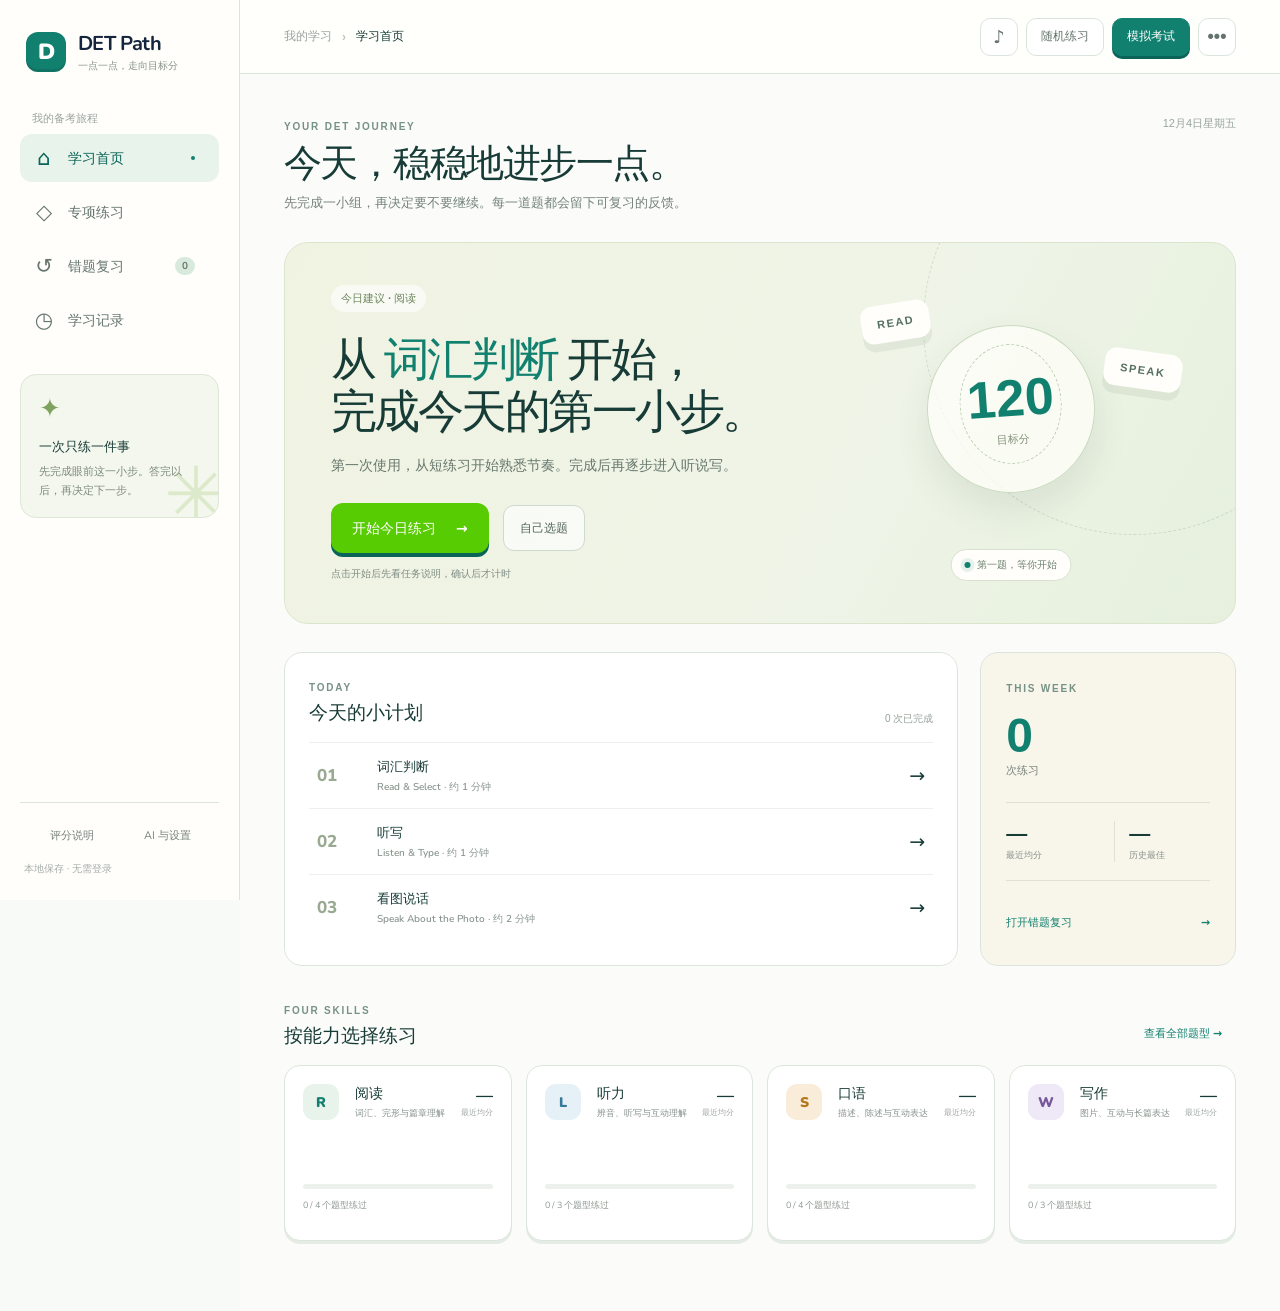
<file: index.html>
<!DOCTYPE html>
<html lang="zh-CN">
<head>
<meta charset="UTF-8">
<meta name="viewport" content="width=device-width, initial-scale=1.0">
<title>🦉 DET 模拟练习 · 19 题型</title>
<style>
  @font-face{font-family:'Nunito';font-style:normal;font-weight:400;font-display:swap;src:url('fonts/nunito-latin-400-normal.woff2') format('woff2')}
  @font-face{font-family:'Nunito';font-style:normal;font-weight:500;font-display:swap;src:url('fonts/nunito-latin-500-normal.woff2') format('woff2')}
  @font-face{font-family:'Nunito';font-style:normal;font-weight:600;font-display:swap;src:url('fonts/nunito-latin-600-normal.woff2') format('woff2')}
  @font-face{font-family:'Nunito';font-style:normal;font-weight:700;font-display:swap;src:url('fonts/nunito-latin-700-normal.woff2') format('woff2')}
  @font-face{font-family:'Nunito';font-style:normal;font-weight:800;font-display:swap;src:url('fonts/nunito-latin-800-normal.woff2') format('woff2')}
  @font-face{font-family:'Nunito';font-style:normal;font-weight:900;font-display:swap;src:url('fonts/nunito-latin-900-normal.woff2') format('woff2')}
  /* Nunito © 2014 Nunito Project Authors · SIL OFL-1.1（见 fonts/OFL-Nunito.txt）· 本地 woff2，离线可用 */
  :root{
    --accent:#58cc02; --accent-dark:#3fa500; --accent-soft:#effbe7; --navy:#15253d;
    --bg:#f6f8fb; --card:#ffffff; --text:#182433; --muted:#607080; --border:#dfe6ee;
    --green:#1aab5a; --red:#e5484d; --amber:#f2a20c; --blue:#2f80ed;
    --font-display:"Feather Bold","DIN Round Pro","DIN Next Rounded","DINRoundPro","Aptos Rounded","Arial Rounded MT Bold","Nunito","Mona Sans","Inter","Microsoft YaHei UI",system-ui,sans-serif;
    --font-body:"Mona Sans","Inter","Helvetica Neue","Segoe UI","Microsoft YaHei UI","Microsoft YaHei",Arial,system-ui,sans-serif;
    --font-mono:"JetBrains Mono","SFMono-Regular","Cascadia Mono","Consolas","Liberation Mono",monospace;
    --exam-font:var(--font-display);
    --exam-ui-font:var(--font-body);
  }
  *{box-sizing:border-box}
  :focus-visible{outline:3px solid #1cb0f6;outline-offset:2px;border-radius:4px}
  textarea:focus-visible,input:focus-visible,select:focus-visible{outline:3px solid #1cb0f6;outline-offset:1px}
  body{margin:0;font-family:var(--font-body);background:var(--bg);color:var(--text);font-synthesis-weight:none}
  h1,h2,h3,h4,.brand-copy strong,.hero-eyebrow,.hero h2,.stat-card b,.q-type,.timer,button,.nav-group-label strong,.exam-title,.sentence,.score-ring b,.big-score{font-family:var(--font-display);font-synthesis-weight:none}
  p,.hint,.q-instr,.comment,.modal,.history-item,.rubric-section,.prompt-box,.passage,.passage-scroll,.ir-q,.opt,.word,.field input,select,textarea,input{font-family:var(--font-body)}
  code,pre,kbd,samp,.mono{font-family:var(--font-mono)}
  .wrap{max-width:1180px;margin:0 auto;padding:20px 20px 60px}
  header{display:flex;align-items:center;justify-content:space-between;flex-wrap:wrap;gap:10px;margin-bottom:8px}
  h1{font-size:22px;margin:0}
  .header-actions{display:flex;gap:8px;flex-wrap:wrap;justify-content:flex-end}
  button{font-size:14px;padding:8px 14px;border-radius:8px;border:1px solid var(--border);background:#fff;cursor:pointer;transition:.15s}
  button:hover{border-color:var(--accent);color:var(--accent-dark)}
  button.primary{background:var(--accent);border-color:var(--accent);color:#fff}
  button.primary:hover{background:var(--accent-dark);color:#fff}
  button.ai{background:#fff7e6;border-color:#ffd591;color:#d46b08}
  button.ai:hover{border-color:#ffa940;color:#ad4e00}
  button.ghost{background:#f0f4f8;border-color:#d6dee6;color:var(--muted)}
  button.small{font-size:12px;padding:5px 9px}
  button:disabled{opacity:.5;cursor:not-allowed}
  nav{display:flex;flex-direction:column;gap:16px;margin:14px 0}
  nav button{font-size:13px;padding:9px 11px;width:100%;text-align:left;border-color:transparent;background:transparent}
  nav button:hover{background:#f4f8f1;border-color:#d9edcc}
  nav button.active{background:var(--accent-soft);border-color:#bfe7a3;color:#2d7800;font-weight:700}
  .card{background:var(--card);border:1px solid var(--border);border-radius:12px;padding:20px;box-shadow:0 1px 3px rgba(0,0,0,.04)}
  .q-head{display:flex;justify-content:space-between;align-items:center;margin-bottom:12px;gap:8px;flex-wrap:wrap}
  .q-type{font-weight:600;font-size:15px}
  .q-sub{font-size:11px;color:var(--muted);font-weight:400}
  .timer{font-variant-numeric:tabular-nums;font-weight:700;color:var(--accent-dark);background:#eaf5ff;padding:4px 10px;border-radius:20px;font-size:15px}
  .timer.warn{color:var(--red);background:#fdecec}
  .q-instr{color:var(--muted);font-size:14px;margin:6px 0 14px}
  .word-grid{display:grid;grid-template-columns:repeat(3,1fr);gap:10px;margin-bottom:16px}
  .word{padding:14px;font-size:16px;border-radius:10px;background:#f9fbfd;min-height:48px}
  .word.selected{background:var(--accent);border-color:var(--accent);color:#fff;font-weight:600}
  .q-actions{display:flex;gap:10px;margin-top:4px;flex-wrap:wrap}
  textarea{width:100%;min-height:110px;font-size:15px;padding:12px;border:1px solid var(--border);border-radius:10px;font-family:inherit;resize:vertical}
  .passage{font-size:16px;line-height:2.2;background:#f9fbfd;border:1px solid var(--border);border-radius:10px;padding:16px;margin-bottom:16px}
  .fib-wordbox{display:inline-flex;align-items:center;vertical-align:middle;margin:4px 5px;border:2px solid #e1e4e8;border-radius:12px;background:#fbfbfb;overflow:hidden;white-space:nowrap;transition:border-color .15s,box-shadow .15s}
  .fib-wordbox:focus-within{border-color:var(--accent);box-shadow:0 0 0 3px rgba(88,204,2,.14)}
  .fib-cell{display:inline-grid;place-items:center;width:36px;height:44px;font-size:21px;line-height:1;color:#3c4654;background:#fbfbfb;text-align:center}
  .fib-cell-input{width:36px;height:44px;padding:0;border:0;outline:0;background:#fbfbfb;color:var(--navy);font:inherit;font-size:21px;line-height:44px;text-align:center;text-transform:lowercase;border-radius:0;margin:0}
  .fib-wordbox>*+*{border-left:2px solid #e1e4e8}
  .fib-cell-input:focus{background:#fff}
  .fib-wordbox.ok{background:#eafaf0;border-color:var(--green)}
  .fib-wordbox.ok .fib-cell,.fib-wordbox.ok .fib-cell-input{background:#eafaf0}
  .fib-wordbox.bad{background:#fdecec;border-color:var(--red)}
  .fib-wordbox.bad .fib-cell,.fib-wordbox.bad .fib-cell-input{background:#fdecec}
  @media(max-width:600px){.fib-cell,.fib-cell-input{width:min(30px,calc((100vw - 112px)/var(--fib-length)));height:40px;font-size:18px;line-height:40px}.fib-wordbox{max-width:100%;margin:3px 2px}}
  .fibw-item{margin-bottom:16px;font-size:16px;line-height:2.1}
  .passage-scroll{max-height:240px;overflow:auto;font-size:16px;line-height:2.0;background:#f9fbfd;border:1px solid var(--border);border-radius:10px;padding:14px;margin-bottom:14px}
  .photo-card{margin:10px 0 14px;padding:30px 18px;text-align:center;border-radius:12px;color:#fff;
    background:linear-gradient(135deg,#4facfe 0%,#00f2fe 100%);font-size:15px;line-height:1.7}
  .photo-img{width:100%;max-height:300px;object-fit:cover;border-radius:12px;margin:8px 0 14px;display:block}
  .sentence{font-size:19px;text-align:center;padding:20px;background:#f0f7ff;border-radius:12px;margin-bottom:14px;line-height:1.6}
  .prompt-box{font-size:15px;line-height:1.8;background:#f0f7ff;border-radius:12px;padding:16px;margin-bottom:14px}
  .ir-q{margin:0 0 14px}
  .ir-q .qt{font-size:12px;color:var(--accent-dark);font-weight:700}
  .ir-q p{margin:4px 0 6px;line-height:1.6}
  .opts{display:flex;flex-direction:column;gap:6px}
  .opt{display:flex;gap:8px;align-items:flex-start;background:#f9fbfd;border:1px solid var(--border);border-radius:8px;padding:8px 10px;font-size:14px;line-height:1.5;cursor:pointer}
  .opt:hover{border-color:var(--accent)}
  .opt input{margin-top:3px}
  .chat{display:flex;flex-direction:column;gap:8px;margin:12px 0}
  .chat .bub{max-width:80%;padding:9px 13px;border-radius:12px;font-size:15px;line-height:1.6}
  .chat .bub.a{background:#eaf5ff;align-self:flex-start;border-bottom-left-radius:3px}
  .chat .bub.b{background:#eef1f4;align-self:flex-end;border-bottom-right-radius:3px}
  .captured{margin-top:10px;color:var(--muted);font-size:14px;min-height:20px;line-height:1.6}
  .result{background:var(--card);border:1px solid var(--border);border-radius:12px;padding:20px;margin-top:16px}
  .result h3{margin:0 0 12px;font-size:16px}
  .score-line{display:flex;align-items:baseline;gap:12px;flex-wrap:wrap;margin-bottom:12px}
  .big-score{font-size:34px;font-weight:800;color:var(--accent-dark)}
  .dims{display:grid;grid-template-columns:repeat(auto-fit,minmax(140px,1fr));gap:10px;margin-bottom:12px}
  .dim{background:#f6f9fc;border-radius:8px;padding:10px;text-align:center}
  .dim b{display:block;font-size:20px}
  .dim span{color:var(--muted);font-size:12px}
  .comment{font-size:14px;line-height:1.7;color:var(--text)}
  .comment .priority{margin-top:8px;color:var(--accent-dark);font-weight:600}
  .part-tag{display:inline-block;font-size:12px;font-weight:700;color:#fff;background:var(--accent);border-radius:6px;padding:2px 8px;margin-right:6px}
  footer{margin-top:28px;color:var(--muted);font-size:12px;line-height:1.8}
  .modal-bg{position:fixed;inset:0;background:rgba(15,22,32,.52);display:flex;align-items:center;justify-content:center;z-index:260;padding:18px;overflow:auto}
  .modal{position:relative;background:#fff;border-radius:18px;padding:24px;width:min(620px,92vw);max-height:88vh;overflow:auto;box-shadow:0 24px 80px rgba(20,37,61,.28)}
  .modal h2{margin:0 0 14px;font-size:17px}
  .modal-head{display:flex;align-items:center;justify-content:space-between;gap:18px;margin-bottom:14px}
  .modal-head h2{margin:0}
  .modal-close{width:38px;height:38px;border:0;background:transparent;color:#a0a0a0;font-size:34px;line-height:1;display:grid;place-items:center;padding:0}
  .modal-close:hover{background:#f3f4f6;color:#555;border:0}
  body.modal-open .header-actions,body.modal-open .toolbar,body.modal-open .practice-topbar{display:none!important}
  .field{margin-bottom:12px}
  .field label{display:block;font-size:13px;color:var(--muted);margin-bottom:4px}
  .field input{width:100%;font-size:14px;padding:9px 11px;border:1px solid var(--border);border-radius:8px}
  .hidden{display:none}
  .hint{font-size:12px;color:var(--muted);margin-top:4px}
  .history-item{display:grid;grid-template-columns:minmax(130px,1fr) 64px minmax(160px,1.4fr) 92px;gap:10px;padding:12px 0;border-bottom:1px solid var(--border);font-size:14px;align-items:center}
  .history-item:last-child{border-bottom:none}
  .ok{color:var(--green);font-weight:600}
  .err{color:var(--red);font-weight:600}
  /* ===== 视线守护 ===== */
  /* status 居中:Duolingo 风扁平化红圈+红点。摄像头开 = 红,关 = 深灰 */
  .gaze-status{position:fixed;left:50%;top:50%;transform:translate(-50%,-50%);z-index:85;width:48px;height:48px;display:grid;place-items:center;pointer-events:none;background:transparent;border:0;padding:0;font-size:0;color:transparent;transition:opacity .2s}
  .gaze-status.hidden{opacity:0}
  .gaze-icon{width:36px;height:36px;border-radius:50%;border:4px solid #4a4a4a;position:relative;transition:border-color .2s,transform .2s,box-shadow .2s}
  .gaze-icon::after{content:"";position:absolute;left:50%;top:50%;transform:translate(-50%,-50%);width:10px;height:10px;border-radius:50%;background:#4a4a4a;transition:background .2s}
  /* 摄像头开:active 状态 → 红色 */
  .gaze-status.ok .gaze-icon,.gaze-status.warn .gaze-icon,.gaze-status.critical .gaze-icon{border-color:#e5484d}
  .gaze-status.ok .gaze-icon::after,.gaze-status.warn .gaze-icon::after,.gaze-status.critical .gaze-icon::after{background:#e5484d}
  /* 错误态:深灰(摄像头没拿到) */
  .gaze-status.error .gaze-icon{border-color:#666}
  .gaze-status.error .gaze-icon::after{background:#666}
  /* warn/critical 加红色脉冲光晕,提示"你没在看屏幕" */
  .gaze-status.warn .gaze-icon,.gaze-status.critical .gaze-icon{animation:gazeIconPulse 1.2s ease-in-out infinite}
  .gaze-status.critical .gaze-icon{animation-duration:.7s}
  @keyframes gazeIconPulse{0%,100%{transform:scale(1);box-shadow:0 0 0 0 rgba(229,72,77,0)}50%{transform:scale(1.12);box-shadow:0 0 0 10px rgba(229,72,77,.18)}}
  /* 桌面端 header 较厚,把状态条往下推避免遮挡 */
  @media(min-width:821px){
    .gaze-status{top:64px}
    .gaze-video{top:106px}
  }
  .gaze-video{position:fixed;right:16px;top:54px;z-index:84;width:140px;height:105px;object-fit:cover;border-radius:10px;border:1px solid var(--border);box-shadow:0 6px 24px rgba(20,37,61,.18);background:#000;display:none}
  .gaze-video.active{display:block}
  .gaze-video-mark{position:absolute;inset:0;display:grid;place-items:center;pointer-events:none}
  .gaze-video-mark::before{content:"";position:absolute;width:60%;height:60%;border:2px dashed rgba(255,255,255,.55);border-radius:50%}
  .gaze-video-mark::after{content:"保持在此区域内";position:absolute;bottom:6px;left:0;right:0;text-align:center;color:#fff;font-size:10px;text-shadow:0 1px 2px rgba(0,0,0,.6);font-family:var(--font-body)}
  .gaze-warn{position:fixed;inset:0;z-index:300;display:grid;place-items:center;background:rgba(229,72,77,.32);backdrop-filter:blur(4px);transition:opacity .25s}
  .gaze-warn.hidden{display:none}
  .gaze-warn-card{background:#fff;border-radius:18px;padding:28px 32px;max-width:420px;text-align:center;box-shadow:0 24px 80px rgba(20,37,61,.32);border:2px solid #e5484d;animation:gazeCard .6s ease-out}
  @keyframes gazeCard{from{transform:scale(.85);opacity:0}to{transform:scale(1);opacity:1}}
  .gaze-warn-card h3{margin:0 0 10px;font-size:22px;color:#a3151a;font-family:var(--font-display)}
  .gaze-warn-card p{margin:6px 0;font-size:14px;line-height:1.6;color:#3a1010}
  .gaze-warn-card .gaze-warn-icon{font-size:48px;display:block;margin-bottom:6px}
  .gaze-warn-card button{margin-top:12px;background:#e5484d;border-color:#e5484d;color:#fff;font-weight:700;padding:10px 22px}
  .gaze-warn-card button:hover{background:#a3151a;border-color:#a3151a}
  .gaze-card-warn{background:#fff7e6;border-color:#f5b945}
  .gaze-card-warn h3{color:#a55d05}
  .gaze-card-warn button{background:#f5b945;border-color:#f5b945}
  .gaze-card-warn button:hover{background:#a55d05;border-color:#a55d05}
  .gaze-stat{display:flex;justify-content:space-between;align-items:center;padding:10px 14px;border-radius:10px;margin:10px 0;font-size:13px;font-weight:600}
  .gaze-stat-ok{background:#eafaf0;border:1px solid #b6e6c6;color:#0c6b3a}
  .gaze-stat-warn{background:#fff7e6;border:1px solid #f5d089;color:#a55d05}
  .gaze-stat-critical{background:#fdecec;border:1px solid #f3a3a6;color:#a3151a}
  .gaze-stat-label{font-family:var(--font-display)}
  /* API 设置状态条 */
  .api-status-bar{display:flex;align-items:center;gap:8px;padding:8px 12px;border-radius:8px;background:#f5f8fb;font-size:12px;color:var(--muted);margin-bottom:12px}
  .api-status-bar.ok{background:#eafaf0;color:#0c6b3a}
  .api-status-bar.error{background:#fdecec;color:#a3151a}
  .api-status-bar.empty{background:#fff7e6;color:#a55d05}
  .api-status-dot{width:8px;height:8px;border-radius:50%;background:currentColor}
  .api-status-bar.ok .api-status-dot{box-shadow:0 0 0 4px rgba(26,171,90,.18)}
  .api-key-hint{font-weight:400;font-size:11px;color:var(--muted);margin-left:6px}
  /* 题库工厂 v2 进度条 */
  .factory-progress{background:#fff;border:1px solid var(--border);border-radius:14px;padding:18px;margin:10px 0;box-shadow:0 4px 16px rgba(20,37,61,.08)}
  .factory-progress h3{margin:0 0 10px;font-size:16px;display:flex;justify-content:space-between;align-items:center}
  .factory-progress h3 .factory-status{font-size:11px;color:var(--muted);font-weight:400;font-family:var(--font-body)}
  .factory-bar-wrap{height:8px;background:#eef2f6;border-radius:4px;overflow:hidden;margin:8px 0 12px}
  .factory-bar{height:100%;background:linear-gradient(90deg,var(--accent),#88dc3a);transition:width .3s;border-radius:4px}
  .factory-stats{display:grid;grid-template-columns:repeat(auto-fit,minmax(80px,1fr));gap:8px;margin:10px 0}
  .factory-stat{background:#f8fafc;border-radius:8px;padding:6px 10px;text-align:center;font-size:12px}
  .factory-stat b{display:block;font-size:18px;font-family:var(--font-display);color:var(--accent-dark);margin:2px 0}
  .factory-stat.err b{color:#a3151a}
  .factory-log{background:#0e1726;color:#9ad4ff;font-family:var(--font-mono);font-size:11px;padding:8px 10px;border-radius:6px;max-height:120px;overflow-y:auto;line-height:1.5;margin:8px 0}
  .factory-log .log-err{color:#ff7b7b}
  .factory-actions{display:flex;gap:8px;flex-wrap:wrap;margin-top:10px}
  .factory-target-grid{display:grid;grid-template-columns:repeat(auto-fit,minmax(80px,1fr));gap:8px;margin:10px 0}
  .factory-target-grid button{padding:10px;font-size:13px}
  .factory-target-grid button.active{background:var(--accent);border-color:var(--accent);color:#fff;font-weight:700}
  .factory-type-grid{display:grid;grid-template-columns:repeat(auto-fit,minmax(100px,1fr));gap:6px;margin:8px 0}
  .factory-type-grid label{display:flex;align-items:center;gap:4px;font-size:12px;background:#f5f8fb;border-radius:6px;padding:6px 8px;cursor:pointer}
  .factory-type-grid input{margin:0}
  /* 首次配置引导 */
  .setup-banner{position:fixed;top:0;left:0;right:0;z-index:200;background:linear-gradient(90deg,#15253d,#2c4a7a);color:#fff;padding:14px 18px;display:flex;align-items:center;gap:14px;box-shadow:0 4px 24px rgba(20,37,61,.32);animation:setupSlide .4s ease-out}
  .setup-banner.hidden{display:none}
  @keyframes setupSlide{from{transform:translateY(-100%)}to{transform:translateY(0)}}
  .setup-banner .setup-icon{font-size:28px;flex-shrink:0}
  .setup-banner .setup-text{flex:1;font-size:14px;line-height:1.5}
  .setup-banner .setup-text b{display:block;font-size:15px;margin-bottom:2px}
  .setup-banner button{background:#fff;color:#15253d;border:0;font-weight:700;padding:8px 18px}
  .setup-banner button:hover{background:#bde99d;color:#15253d}
  /* ===== 当前题型指示器(同步桥梁)===== */
  .current-type-pill{display:none;align-items:center;gap:6px;background:#effbe7;border:1px solid #bfe7a3;border-radius:999px;padding:5px 6px 5px 12px;font-size:12px;color:#2d7800;font-weight:700;cursor:default;transition:.2s}
  .current-type-pill.active{display:inline-flex}
  .current-type-pill .ctp-label{font-weight:400;color:#7aaa52;font-size:11px;letter-spacing:.04em}
  .current-type-pill b{font-family:var(--font-display);font-size:13px}
  .current-type-pill .ctp-clear{width:18px;height:18px;border-radius:50%;background:transparent;border:0;color:#7aaa52;font-size:14px;line-height:1;padding:0;cursor:pointer;display:grid;place-items:center}
  .current-type-pill .ctp-clear:hover{background:#d9edcc;color:#2d7800}
  @media(max-width:600px){
    .current-type-pill{padding:4px 5px 4px 9px;font-size:11px}
    .current-type-pill b{font-size:12px}
  }
  /* ===== 工具/操作 section header(让分类区和工具区视觉分明)===== */
  .toolbar-section-head{font-size:11px;font-weight:800;letter-spacing:.08em;text-transform:uppercase;color:#7aaa52;padding:0 0 6px 4px;border-bottom:1px dashed #d9edcc;margin-bottom:6px;width:100%;font-family:var(--font-display)}
  /* ===== 模拟考试模式 ===== */
  #testBar{display:flex;align-items:center;gap:10px;background:#eaf5ff;border:1px solid var(--accent);border-radius:10px;padding:8px 14px;margin-bottom:8px;font-size:14px;color:var(--accent-dark)}
  #testBar.hidden{display:none}
  #testBar button{margin-left:auto}
  body.testing #typeTabs, body.testing .header-actions{display:none}
  body.testing .practice-sidebar,body.testing .toolbar,body.testing .practice-topbar,body.testing .hero,body.testing .study-stats{display:none}
  body.testing .app-shell{grid-template-columns:1fr}
  body.testing .gaze-video{transform:scale(0.7);transform-origin:top right}
  body.testing .gaze-status{top:8px;right:8px;font-size:11px;padding:4px 9px}
  body.testing .current-type-pill{display:none}
  .test-mode #aiBtn, .test-mode #startBtn, .test-mode .timer{display:none}
  .test-mode .q-actions{justify-content:flex-end}
  .test-mode .card{box-shadow:0 2px 12px rgba(0,0,0,.08)}
  .report-table{width:100%;border-collapse:collapse;font-size:13px;margin:10px 0}
  .report-table th,.report-table td{border-bottom:1px solid var(--border);padding:7px 8px;text-align:left}
  .report-table th{color:var(--muted);font-weight:600;font-size:12px}
  .report-table td.c{text-align:right;font-weight:700;color:var(--accent-dark)}
  .toolbar{display:flex;align-items:center;gap:10px;margin:6px 0 0;font-size:13px;color:var(--muted)}
  .toolbar select{font-size:13px;padding:5px 8px;border:1px solid var(--border);border-radius:8px}
  .adaptive-toggle{font-size:12px;font-weight:800;padding:6px 10px;border-radius:999px;border-color:#d6dee6;background:#fff;color:#596777}
  .adaptive-toggle.on{background:#eaf8ff;border-color:#27a8e8;color:#1cb0f6;box-shadow:0 0 0 3px rgba(28,176,246,.10)}
  .pause-timer{font-size:13px;font-weight:800;border-radius:999px;padding:8px 14px;background:#fff;border:2px solid #e1e5ea;color:#596777}
  .pause-timer.active{border-color:#1cb0f6;background:#eaf8ff;color:#1cb0f6}
  .pause-timer:disabled{opacity:.45}
  .test-mode #pauseTimerBtn{display:none}
  .band{display:inline-flex;align-items:center;justify-content:center;font-size:11px;font-weight:700;color:#fff;background:var(--accent-dark);border-radius:10px;padding:2px 8px;vertical-align:middle}
  .difficulty-badge{background:#eef9ff;color:#1cb0f6;border:2px solid #b7e4ff;border-radius:999px;font-weight:900;letter-spacing:.01em;white-space:nowrap}
  .q-type .difficulty-badge{margin:0}
  body.testing .toolbar{display:none}
  /* ===== 互动阅读 IR（Duolingo 绿主题）===== */
  .ir-green .primary{background:#58CC02;border-color:#58CC02;color:#fff}
  .ir-green .primary:hover{background:#46A302;color:#fff}
  .ir-progress{display:flex;align-items:center;gap:10px;margin-bottom:10px;font-size:12px;color:var(--muted)}
  .ir-track{flex:1;height:8px;background:#eef1f4;border-radius:10px;overflow:hidden}
  .ir-track .ir-bar{height:100%;background:#58CC02;border-radius:10px;transition:width .3s}
  .ir-passage p{margin:6px 0;line-height:1.9}
  .ir-passage mark{background:#ffe58f;padding:0 2px;border-radius:3px}
  .ir-passage select.ir-blank{font-size:14px;padding:2px 6px;border-radius:6px;border:1px solid var(--border);background:#fff}
  .ir-passage select.ir-blank.ir-ok{background:#d9f7be;border-color:#52c41a}
  .ir-passage select.ir-blank.ir-bad{background:#ffccc7;border-color:#ff4d4f}
  .ir-sblank{display:inline-block;min-width:150px;border-bottom:2px dashed #bbb;color:#999}
  .ir-opt{display:block;width:100%;text-align:left;margin:6px 0;padding:10px 12px;font-size:14px;line-height:1.5;border-radius:10px;background:#fff;border:1px solid var(--border)}
  .ir-opt:hover{border-color:#58CC02}
  .ir-opt.ir-correct{background:#d9f7be;border-color:#52c41a;color:#237804;font-weight:600}
  .ir-opt.ir-wrong{background:#ffccc7;border-color:#ff4d4f;color:#a8071a}
  .ir-fb{min-height:20px;margin-top:8px;font-size:13px;font-weight:600;color:var(--muted)}
  .ir-passage{user-select:text;-webkit-user-select:text}
  .passage-scroll.ir-passage{max-height:none;height:auto;overflow:visible}
  .ir-pool{display:flex;flex-wrap:wrap;gap:8px;margin:10px 0}
  .ir-chip{padding:8px 12px;border-radius:8px;border:1px solid var(--border);background:#fff;cursor:grab;font-size:14px;line-height:1.3}
  .ir-chip:hover{border-color:#58CC02}
  .ir-chip.sel{border-color:#58CC02;background:#d9f7be}
  .ir-chip.used{opacity:.35;cursor:default;background:#f0f2f5}
  .ir-chip-s{font-size:13px;text-align:left;max-width:100%}
  .ir-dropzone{display:inline-block;min-width:74px;min-height:24px;border-bottom:2px dashed #bbb;color:#999;padding:0 6px;text-align:center;vertical-align:middle;cursor:pointer;transition:.15s}
  .ir-dz-s{min-width:200px;min-height:26px;line-height:1.4}
  .ir-dropzone.filled{background:#d9f7be;color:#237804;border-bottom:2px solid #52c41a;font-weight:600}
  .ir-dropzone.bad{background:#ffccc7;border-bottom-color:#ff4d4f}
  .ir-dropzone.ok{background:#d9f7be}
  .opt.il-ok{background:#d9f7be;border-color:#52c41a;color:#237804}
  .opt.il-bad{background:#ffccc7;border-color:#ff4d4f;color:#a8071a}
  .il-fb{min-height:20px;margin-top:8px;font-size:13px;font-weight:600;color:var(--accent-dark)}
  /* ===== Arno 风格学习工作台 ===== */
  .brand{display:flex;align-items:center;gap:11px}
  .brand-mark{width:42px;height:42px;border-radius:13px;background:var(--accent);display:grid;place-items:center;color:#fff;font-weight:900;box-shadow:0 5px 0 #3fa500}
  .brand-copy strong{display:block;font-size:18px;color:var(--navy)}
  .brand-copy span{font-size:12px;color:var(--muted)}
  .hero{display:grid;grid-template-columns:minmax(0,1.5fr) minmax(240px,.7fr);gap:18px;background:linear-gradient(135deg,#14243b,#203e61);border-radius:18px;padding:20px 22px;color:#fff;margin:16px 0}
  .hero-eyebrow{font-size:12px;text-transform:uppercase;letter-spacing:.12em;color:#bde99d;font-weight:800}
  .hero h2{font-size:23px;line-height:1.2;margin:6px 0 8px}
  .hero p{margin:0;max-width:680px;color:#d7e2ee;line-height:1.7;font-size:14px}
  .hero-status{background:rgba(255,255,255,.09);border:1px solid rgba(255,255,255,.14);border-radius:14px;padding:14px 16px}
  .hero-status .status-label{font-size:12px;color:#c8d7e6}
  .hero-status strong{display:block;font-size:18px;margin:4px 0 3px}
  .hero-status p{font-size:12px;line-height:1.5}
  .study-stats{display:grid;grid-template-columns:repeat(4,1fr);gap:12px;margin-bottom:18px}
  .stat-card{background:#fff;border:1px solid var(--border);border-radius:14px;padding:14px 16px}
  .stat-card b{display:block;font-size:22px;color:var(--navy)}
  .stat-card span{font-size:12px;color:var(--muted)}
  .app-shell{display:grid;grid-template-columns:262px minmax(0,1fr);gap:18px;align-items:start;transition:grid-template-columns .22s ease}
  .app-shell.sidebar-collapsed{grid-template-columns:74px minmax(0,1fr)}
  .practice-sidebar{background:#fff;border:1px solid var(--border);border-radius:16px;padding:14px;position:sticky;top:16px;max-height:calc(100vh - 32px);overflow:visible;box-shadow:0 8px 26px rgba(21,37,61,.05);transition:padding .22s ease}
  .sidebar-head{min-height:38px;color:var(--navy);display:flex;justify-content:space-between;align-items:center;gap:8px;border-bottom:1px solid #edf1f5;padding-bottom:12px;margin-bottom:8px;position:relative}
  .sidebar-copy strong{display:block;font-size:14px}.sidebar-copy span{display:block;font-size:11px;font-weight:500;color:var(--muted);margin-top:2px;white-space:nowrap}
  .sidebar-toggle{width:30px;height:30px;padding:0;border-radius:50%;display:grid;place-items:center;font-size:17px;flex:none;background:#fff;box-shadow:0 3px 10px rgba(21,37,61,.12)}
  #typeTabs{gap:6px;margin:0;max-height:calc(100vh - 118px);overflow:auto;padding-right:2px;scrollbar-width:thin}
  .nav-group{border:1px solid transparent;border-radius:11px;overflow:hidden;transition:.18s}
  .nav-group.open{border-color:#e4eaf0;background:#fafcfd}
  .nav-group-toggle{width:100%;display:grid;grid-template-columns:30px minmax(0,1fr) auto 18px;gap:7px;align-items:center;text-align:left;padding:9px 8px;border:0;background:transparent;color:var(--navy);border-radius:10px}
  .nav-group-toggle:hover{background:#f1f5f8;border:0;color:var(--navy)}
  .nav-group-icon{width:28px;height:28px;border-radius:8px;display:grid;place-items:center;font-size:12px;font-weight:900;color:#fff;background:#5b78a1}
  .nav-group[data-group="reading"] .nav-group-icon{background:#536dfe}.nav-group[data-group="listening"] .nav-group-icon{background:#00a6a6}
  .nav-group[data-group="speaking"] .nav-group-icon{background:#9b59b6}.nav-group[data-group="writing"] .nav-group-icon{background:#f39c12}
  .nav-group-label strong{display:block;font-size:13px}.nav-group-label small{display:block;font-size:10px;color:var(--muted);margin-top:1px}
  .nav-group-meta{font-size:10px;color:var(--muted);white-space:nowrap}.nav-chevron{font-size:15px;color:#8a98a7;transition:transform .18s}
  .nav-group.open .nav-chevron{transform:rotate(180deg)}
  .nav-group-items{display:block;max-height:0;overflow:hidden;transition:max-height .24s ease}
  .nav-group.open .nav-group-items{max-height:420px}
  .nav-group-items-inner{display:flex;flex-direction:column;gap:3px;padding:0 5px}
  .nav-group.open .nav-group-items-inner{padding-bottom:6px}
  #typeTabs .type-tab{display:grid;grid-template-columns:minmax(0,1fr) auto;gap:6px;align-items:center;padding:8px 9px 8px 39px;position:relative}
  #typeTabs .type-tab:before{content:"";width:6px;height:6px;border-radius:50%;background:#c8d1da;position:absolute;left:20px;top:16px}
  #typeTabs .type-tab.active:before{background:var(--accent)}
  .type-tab-copy span{display:block;font-size:12px}.type-tab-copy .q-sub{font-size:9px;margin-top:1px}
  .type-score{min-width:28px;text-align:center;padding:2px 5px;border-radius:9px;background:#eef2f6;color:#718090;font-size:9px;font-weight:800}
  .type-score.done{background:#e8f8dd;color:#3f870f}
  .sidebar-collapsed .practice-sidebar{padding:10px}
  .sidebar-collapsed .sidebar-copy,.sidebar-collapsed .nav-group-label,.sidebar-collapsed .nav-group-meta,.sidebar-collapsed .nav-chevron,.sidebar-collapsed .nav-group-items{display:none}
  .sidebar-collapsed .sidebar-head{justify-content:center}.sidebar-collapsed .sidebar-toggle{transform:rotate(180deg)}
  .sidebar-collapsed .nav-group-toggle{display:flex;justify-content:center;padding:8px}.sidebar-collapsed .nav-group{border-color:transparent;background:transparent}
  .practice-main{min-width:0}
  .practice-topbar{position:relative;display:flex;align-items:center;justify-content:space-between;gap:10px;margin-bottom:8px}
  .toolbar-gear{
    width:34px;height:34px;border-radius:50%;background:#fff;border:1px solid var(--border);
    display:grid;place-items:center;font-size:18px;cursor:pointer;color:var(--muted);
    transition:transform .25s ease,border-color .15s,color .15s,background .15s;
    flex:none;padding:0;line-height:1;
  }
  .toolbar-gear:hover{border-color:var(--accent);color:var(--accent-dark);transform:rotate(45deg)}
  .toolbar-gear[aria-expanded="true"]{
    background:var(--accent-soft);border-color:var(--accent);color:var(--accent-dark);
    transform:rotate(90deg);
  }
  .toolbar-popup{
    position:absolute;top:calc(100% + 10px);right:0;z-index:65;
    width:280px;max-width:min(92vw,320px);
    background:#fff;border:1px solid var(--border);border-radius:12px;
    padding:14px;box-shadow:0 12px 32px rgba(20,37,61,.18);
    display:flex;flex-direction:column;gap:10px;
    font-size:13px;color:var(--muted);
    max-height:calc(100vh - 120px);overflow-y:auto;
    visibility:hidden;opacity:0;transform:translateY(-4px) scale(.98);
    transition:opacity .18s ease,transform .18s ease,visibility .18s;
    pointer-events:none;
  }
  .toolbar-popup.open{visibility:visible;opacity:1;transform:translateY(0) scale(1);pointer-events:auto}
  .toolbar-popup::before{
    content:"";position:absolute;top:-6px;right:14px;width:12px;height:12px;
    background:#fff;border-top:1px solid var(--border);border-left:1px solid var(--border);
    transform:rotate(45deg);
  }
  .toolbar-popup label{font-weight:700;color:var(--text);font-size:12px}
  .toolbar-popup select{font-size:13px;padding:5px 8px;border:1px solid var(--border);border-radius:8px;height:34px;background:#fff}
  .toolbar-popup .adaptive-toggle{height:34px;padding:0 12px;border-radius:8px;font-size:13px;font-weight:700;background:#fff;border:1px solid var(--border);color:var(--text);cursor:pointer}
  .toolbar-popup .adaptive-toggle[aria-pressed="true"]{background:var(--accent-soft);border-color:var(--accent);color:var(--accent-dark)}
  .toolbar-popup .toolbar-section-head{margin-bottom:4px}
  .toolbar-popup #difficultyHint{font-size:12px;color:var(--muted);line-height:1.5;display:block}
  /* 隐藏原 .toolbar 空壳(内容已迁到 popover),保留 class 名避免破坏旧引用 */
  .toolbar{display:none!important}
  .practice-kicker{font-size:12px;color:var(--muted)}
  .practice-nav-actions{display:flex;gap:6px}.practice-nav-actions button{font-size:11px;padding:6px 9px}
  .mobile-nav-btn{display:none}
  .nav-backdrop{display:none}
  .card{border-radius:16px;padding:24px;box-shadow:0 8px 24px rgba(21,37,61,.05)}
  .q-type{font-size:17px;color:var(--navy)}
  .q-sub{display:block;margin-top:3px}
  .q-head-actions{display:flex;align-items:center;justify-content:flex-end;gap:10px;height:100%;min-width:0}
  #questionArea .q-type{
    display:flex;flex-direction:column;align-items:flex-end;justify-content:center;gap:3px;
    min-width:178px;max-width:560px;height:100%;text-align:right;line-height:1.15;color:#777
  }
  .q-type-title{font-size:14px;font-weight:900;color:#8b8b8b;line-height:1.15}
  #questionArea .q-sub{display:none}
  .q-badges{display:flex;flex-direction:column;align-items:flex-end;gap:5px;max-width:none;margin-left:auto;margin-top:2px}
  .q-badges .difficulty-badge{font-size:12px;line-height:1.1;padding:4px 12px;max-width:none;overflow:visible;text-overflow:clip;font-weight:900;letter-spacing:.01em;box-shadow:0 2px 6px rgba(28,176,246,.12)}
  .rubric-link{padding:5px 9px;font-size:12px;background:var(--accent-soft);border-color:#cbeab6;color:#367d08}
  .result{border-radius:16px;box-shadow:0 8px 24px rgba(21,37,61,.05);border-top:4px solid var(--accent)}
  .score-summary{display:grid;grid-template-columns:130px minmax(0,1fr);gap:20px;align-items:center;margin-bottom:18px}
  .score-ring{width:122px;height:122px;border-radius:50%;display:grid;place-items:center;background:conic-gradient(var(--accent) var(--score-angle,0deg),#e8edf2 0);position:relative}
  .score-ring:after{content:"";position:absolute;inset:9px;background:#fff;border-radius:50%}
  .score-ring-inner{position:relative;z-index:1;text-align:center}
  .score-ring-inner b{display:block;font-size:34px;color:var(--navy);line-height:1}
  .score-ring-inner span{font-size:11px;color:var(--muted)}
  /* 醒目正确率 pill:放在大分数旁,一眼看到对了几题 */
  .accuracy-pill{display:inline-flex;align-items:center;gap:6px;background:var(--accent-soft);border:1.5px solid #bfe7a3;color:#2d7800;border-radius:999px;padding:6px 14px;font-size:14px;font-weight:700;margin-bottom:10px;font-family:var(--font-display)}
  .accuracy-pill b{color:#1f5a00;font-size:16px}
  .accuracy-pill .miss{color:#a3151a;font-weight:700}
  .score-copy h4{font-size:18px;margin:0 0 6px;color:var(--navy)}
  .score-copy p{font-size:13px;color:var(--muted);margin:3px 0;line-height:1.6}
  .dim{text-align:left;padding:12px;border:1px solid #edf1f5;background:#fafcfd}
  .dim-top{display:flex;justify-content:space-between;align-items:center;gap:8px}
  .dim-top b{font-size:16px}
  .dim-bar,.criteria-bar{height:7px;background:#e8edf2;border-radius:99px;overflow:hidden;margin-top:8px}
  .dim-bar i,.criteria-bar i{display:block;height:100%;border-radius:99px;background:var(--accent)}
  .feedback-grid{display:grid;grid-template-columns:1fr 1fr;gap:12px;margin:14px 0}
  .feedback-box{border-radius:12px;padding:13px 14px;background:#f7fafc;border:1px solid var(--border)}
  .feedback-box.good{background:#f1faeb;border-color:#d6efc6}
  .feedback-box.fix{background:#fff8eb;border-color:#f6dfae}
  .feedback-box h4{font-size:13px;margin:0 0 7px}
  .feedback-box ul{margin:0;padding-left:18px;font-size:13px;line-height:1.65}
  .criteria-grid{display:grid;grid-template-columns:repeat(2,1fr);gap:10px;margin:12px 0}
  .criteria-card{border:1px solid var(--border);border-radius:10px;padding:10px 12px;font-size:12px}
  .criteria-card .criteria-top{display:flex;justify-content:space-between;gap:8px;font-weight:700}
  .rewrite{background:#f3f7ff;border:1px solid #dbe7ff;border-radius:12px;padding:14px;line-height:1.7;font-size:13px;margin-top:12px}
  .rewrite h4{margin:0 0 6px;color:#245ea8}
  .rubric-modal{width:min(860px,94vw)}
  .rubric-tabs{display:flex;gap:8px;flex-wrap:wrap;margin:10px 0 16px}
  .rubric-tabs button.active{background:var(--navy);border-color:var(--navy);color:#fff}
  .band-table{width:100%;border-collapse:collapse;font-size:13px;margin:12px 0 18px}
  .band-table th,.band-table td{padding:10px;border-bottom:1px solid var(--border);text-align:left;vertical-align:top}
  .band-table th{font-size:11px;color:var(--muted);text-transform:uppercase;letter-spacing:.05em}
  .rubric-section{background:#f8fafc;border:1px solid var(--border);border-radius:12px;padding:14px;margin:10px 0}
  .rubric-section h3{font-size:15px;margin:0 0 8px}
  .rubric-section p,.rubric-section li{font-size:13px;line-height:1.65}
  .history-modal{width:min(900px,94vw)}
  .book-card{background:#fff;border:1px solid #e5e5e5;border-radius:14px;padding:16px;margin:12px 0;box-shadow:0 8px 24px rgba(21,37,61,.05)}
  /* RS 词条卡片:单词 pill + 错误信息 */
  .book-card.word-card{border-left:4px solid #e5484d}
  .word-card-head{display:flex;align-items:center;gap:10px;margin-bottom:10px}
  .word-pill{font-size:22px;font-weight:900;letter-spacing:.01em;color:var(--navy);background:linear-gradient(180deg,#f9fbfd,#eef2f6);border:1.5px solid #d6dee6;border-radius:10px;padding:4px 14px;font-family:var(--font-display)}
  .word-pill-sub{font-size:11px;color:var(--muted);font-weight:700;letter-spacing:.06em;text-transform:uppercase}
  .book-pill.pill-ok{background:#eafaf0;color:#0c6b3a;border:1px solid #b6e6c6}
  .book-pill.pill-bad{background:#fdecec;color:#a3151a;border:1px solid #f3a3a6}
  .book-card h4{margin:0 0 8px;font-size:16px;color:#4b4b4b}
  .book-meta{display:flex;gap:8px;flex-wrap:wrap;margin:8px 0;color:var(--muted);font-size:12px}
  .book-pill{background:#eef9ff;color:#1cb0f6;border-radius:999px;padding:4px 9px;font-weight:800}
  .book-text{font-size:14px;line-height:1.65;color:#4b4b4b;white-space:pre-wrap}
  .book-actions{display:flex;gap:10px;flex-wrap:wrap;margin-top:12px}
  .book-tools{display:flex;gap:10px;flex-wrap:wrap;align-items:center;justify-content:center;margin:12px auto 18px}
  .book-tools select{height:38px;border-radius:10px;border:1px solid #d9e2ec;padding:0 12px;background:#fff;font-weight:700}
  .book-card.mastered{opacity:.62;background:#f8fff4;border-color:#b8e986}
  .book-card.mastered h4:after{content:" · 已掌握";color:#58cc02;font-size:12px}
  /* 错词重练预览/结果表 */
  .review-preview-table{margin:18px 0 4px;border:1px solid #e5e5e5;border-radius:14px;overflow:hidden;background:#fff}
  .review-preview-table table{width:100%;border-collapse:collapse;font-size:14px}
  .review-preview-table thead th{background:#f5f7fa;color:#1f2d3d;font-weight:800;padding:10px 12px;text-align:left;border-bottom:1.5px solid #e5e5e5;font-size:13px;letter-spacing:.02em}
  .review-preview-table tbody td{padding:10px 12px;border-bottom:1px solid #f0f2f5;color:#4b4b4b;vertical-align:middle}
  .review-preview-table tbody tr:last-child td{border-bottom:0}
  .review-preview-table tbody tr.row-ok{background:#f5fcf6}
  .review-preview-table tbody tr.row-bad{background:#fff5f5}
  .review-preview-table .word-cell{font-family:var(--font-display);font-weight:900;font-size:17px;color:var(--navy);letter-spacing:.01em}
  .review-preview-table .pill-ok{display:inline-block;background:#eafaf0;color:#0c6b3a;border:1px solid #b6e6c6;border-radius:999px;padding:2px 9px;font-weight:800;font-size:12px}
  .review-preview-table .pill-bad{display:inline-block;background:#fdecec;color:#a3151a;border:1px solid #f3a3a6;border-radius:999px;padding:2px 9px;font-weight:800;font-size:12px}
  .review-preview-table .ans-yes{color:#0c6b3a;font-weight:800}
  .review-preview-table .ans-no{color:#a3151a;font-weight:800}
  .feedback-status{margin-top:10px;padding:10px 12px;border-radius:12px;background:#f8fafc;border:1px solid #e5e5e5;color:#4b4b4b;font-size:13px;line-height:1.6}
  .favorite-btn{min-width:42px;height:34px;padding:0 11px;border-radius:999px;font-size:16px;background:#fff;color:#999;border:2px solid #e5e5e5}
  .favorite-btn.active{background:#fff8dc;color:#f4b400;border-color:#ffd86b;box-shadow:0 2px 0 #e7bd48}
  .translation-box{margin-top:12px;background:#f8fafc;border:1px solid #e5e5e5;border-radius:12px;padding:12px 14px;color:#4b4b4b;line-height:1.65}
  .translation-box h4{margin:0 0 6px;font-size:14px;color:#1f2d3d}
  .history-summary{display:grid;grid-template-columns:repeat(4,1fr);gap:10px;margin-bottom:16px}
  .history-summary .stat-card{background:#f8fafc}
  .history-detail{grid-column:1/-1;background:#f8fafc;border-radius:10px;padding:10px 12px;font-size:12px;line-height:1.6;color:var(--muted);display:none}
  .history-item.open .history-detail{display:block}
  .history-item.has-detail{cursor:pointer}
  .api-note{background:#fff8eb;border:1px solid #f3dda9;border-radius:10px;padding:10px 12px;font-size:12px;line-height:1.6;color:#7a5511}
  /* ===== DET official-style practice surface =====
     P0 改版:练习模式恢复品牌化界面——页面回到底色、hero+学习统计可见、
     内容保持居中、题目卡片带圆角阴影(Duolingo 绿方向)。
     沉浸式灰白考试壳仅限考试模式(body.testing),见下方 Strict 区块。 */
  .app-shell{grid-template-columns:282px minmax(0,1fr)}
  #questionArea .card{padding:0;border:1px solid var(--border);border-radius:18px;box-shadow:0 12px 34px rgba(21,37,61,.09);background:#fff;overflow:hidden;min-height:700px;display:flex;flex-direction:column;font-family:var(--exam-ui-font);font-synthesis-weight:none}
  #questionArea .exam-topbar{order:1;height:100px;margin:0;padding:0 34px;border-bottom:2px solid #e7e7e7;display:flex;align-items:center;justify-content:space-between;gap:16px;background:#fff}
  .exam-timer{display:flex;align-items:center;gap:10px;color:#4d4d4d;font-family:var(--exam-font);font-size:18px;font-weight:500}
  .exam-clock{width:24px;height:24px;border:3px solid #555;border-radius:50%;position:relative;display:inline-block;flex:none}
  .exam-clock:before{content:"";position:absolute;width:3px;height:7px;background:#555;left:9px;top:4px;border-radius:3px;transform-origin:bottom center;transform:rotate(35deg)}
  .exam-clock:after{content:"";position:absolute;width:5px;height:5px;background:#555;border-radius:50%;left:7px;top:7px}
  #questionArea .timer{background:transparent;color:#444;padding:0;border-radius:0;font-family:var(--exam-font);font-size:25px;font-weight:800;letter-spacing:0}
  #questionArea .timer.warn{background:transparent;color:#d94d4d}
  .exam-time-label{color:#4d4d4d;font-size:18px}
  #questionArea .q-head-actions{display:flex;align-items:center;gap:12px}
  #questionArea .q-type{font-size:12px;color:#999;font-weight:600;text-align:right}
  #questionArea .q-sub{display:none}
  #questionArea .rubric-link{background:#fff;border:1px solid #e1e1e1;color:#777;border-radius:999px;padding:6px 12px;font-size:12px}
  .exam-close{width:44px;height:44px;border:0;background:transparent;color:#a7a7a7;font-size:42px;line-height:1;padding:0;display:grid;place-items:center}
  .exam-close:hover{border:0;color:#666;background:transparent}
  .exam-stage{order:2;flex:1;display:flex;flex-direction:column;align-items:center;justify-content:center;padding:62px 48px 54px;background:#fff;text-align:center;position:relative}
  .exam-title{font-family:var(--exam-font);font-size:30px;line-height:1.22;color:#4b4b4b;margin:0 0 36px;font-weight:800;letter-spacing:0}
  #questionArea .q-instr{margin:-20px 0 28px;color:#777;font-size:14px;line-height:1.7;text-align:center}
  #questionArea .sentence{background:transparent;border-radius:0;margin:0 0 54px;padding:0;font-family:var(--exam-font);font-size:44px;line-height:1.22;color:#4d4d4d;font-weight:500;text-align:center;letter-spacing:0}
  .exam-rs{min-height:470px}
  .exam-choice-actions{justify-content:center;gap:18px;margin:0}
  /* RS 答完一词后的对错高亮(Yes/No 按钮) */
  .exam-choice.choice-ok{border-color:#58cc02;background:#eafaf0;box-shadow:0 5px 0 #b6e6c6;color:#0c6b3a}
  .exam-choice.choice-bad{border-color:#e5484d;background:#fdecec;box-shadow:0 5px 0 #f3a3a6;color:#a3151a}
  .exam-choice:disabled{cursor:default;opacity:1}
  /* RS 对错反馈(自动消失前的那一行) */
  .rs-feedback{margin:0 0 14px;padding:10px 18px;border-radius:12px;font-size:15px;font-weight:700;text-align:center;line-height:1.4;min-height:0;background:transparent;color:transparent;border:0;transition:background .2s,color .2s}
  .rs-feedback.rs-fb-ok{background:#eafaf0;color:#0c6b3a;border:1.5px solid #b6e6c6}
  .rs-feedback.rs-fb-bad{background:#fdecec;color:#a3151a;border:1.5px solid #f3a3a6}
  .rs-feedback b{font-size:16px;margin-right:4px}
  .exam-choice-actions .ai{position:absolute;left:34px;bottom:22px;width:auto;height:auto;padding:10px 14px;border-radius:8px}
  .exam-choice{width:122px;height:122px;border:2px solid #e5e5e5;border-bottom-width:5px;border-radius:14px;background:#fff;color:#4d4d4d;display:flex;flex-direction:column;align-items:center;justify-content:center;gap:12px;padding:0;font-family:var(--exam-font)}
  .exam-choice span{font-size:58px;line-height:1;color:#1cb0f6;font-weight:900}
  .exam-choice b{font-size:18px;font-weight:500;letter-spacing:0}
  .exam-choice:hover{border-color:#b7e4ff;color:#333;transform:translateY(-1px)}
  .exam-choice.selected{border-color:#1cb0f6;background:#eef9ff;box-shadow:0 5px 0 #b7e4ff}
  .exam-choice:active{border-bottom-width:2px;transform:translateY(2px)}
  .exam-submitbar{order:4;min-height:92px;padding:18px 34px;border-top:2px solid #e7e7e7;background:#fff;display:flex;justify-content:flex-end;align-items:center;gap:12px;margin-top:0}
  .exam-submitbar button.primary,#questionArea .exam-submitbar #submitBtn{min-width:154px;border:0;border-radius:14px;background:#58cc02;color:#fff;font-family:var(--exam-font);font-size:17px;font-weight:900;letter-spacing:0;padding:16px 26px;text-transform:uppercase;box-shadow:0 4px 0 #46a302}
  .exam-submitbar button.primary:hover,#questionArea .exam-submitbar #submitBtn:hover{background:#61d60a;color:#fff}
  .exam-submitbar button:disabled,#questionArea .exam-submitbar #submitBtn:disabled{background:#e0e0e0;color:#aaa;box-shadow:none;opacity:1}
  .exam-submitbar .ai{margin-right:auto;background:#fff7e6;border-color:#ffd591;color:#ad6800;box-shadow:none;text-transform:none;letter-spacing:0;font-weight:700}
  .exam-fill-passage{width:min(920px,100%);background:transparent;border:0;border-radius:0;padding:0;margin:0;color:#333;font-family:var(--font-body);font-size:21px;line-height:2.25;text-align:left;letter-spacing:0}
  .exam-fill-passage .fib-wordbox{margin:2px 6px;border-color:#e3e3e3;border-radius:9px;background:#fbfbfb}
  .exam-fill-passage .fib-cell,.exam-fill-passage .fib-cell-input{width:28px;height:34px;font-family:var(--exam-font);font-size:18px;line-height:34px;background:#fbfbfb;color:#333}
  .exam-fill-passage .fib-cell-input:focus{outline:3px solid #1cb0f6;outline-offset:-3px;background:#fff}
  .exam-photo-response{width:min(920px,100%);display:grid;grid-template-columns:minmax(260px,390px) minmax(320px,1fr);gap:34px;align-items:start;text-align:left}
  .exam-photo-side{min-width:0}
  #questionArea .photo-img{width:100%;height:300px;max-height:none;border-radius:10px;margin:0;object-fit:cover;display:block}
  #questionArea .photo-card{height:300px;margin:0;border-radius:10px;display:grid;place-items:center;background:linear-gradient(135deg,#c9d6df,#eef2f3);color:#4d4d4d}
  .photo-credit{margin-top:10px;color:#aaa;font-size:13px}
  #questionArea textarea{min-height:300px;border:2px solid #e1e1e1;border-radius:12px;background:#fafafa;color:#333;font-family:var(--font-body);font-size:19px;line-height:1.6;padding:20px;resize:none;box-shadow:inset 0 1px 0 rgba(0,0,0,.02)}
  #questionArea textarea::placeholder{color:#aaa}
  #questionArea textarea:focus{outline:0;border-color:#1cb0f6;background:#fff;box-shadow:0 0 0 3px rgba(28,176,246,.14)}
  #questionArea .ir-progress{order:3;padding:0 34px 18px;margin:0;position:relative;z-index:1;background:#fff}
  #questionArea .ir-track{height:7px;background:#f0f0f0}
  #questionArea .ir-track .ir-bar{background:#58cc02}
  #questionArea .captured{order:3;padding:0 34px 12px;margin:0;color:#888;text-align:center;background:#fff}
  #resultArea .result{border:0;border-radius:8px;margin-top:18px;box-shadow:none;background:#fff}
  #resultArea .arno-feedback{border-top:5px solid #58cc02;padding:26px 30px;box-shadow:0 10px 28px rgba(21,37,61,.06)}
  .feedback-kicker{display:inline-flex;align-items:center;gap:6px;margin-bottom:10px;padding:5px 10px;border-radius:999px;background:#eefbe7;color:#3f870f;font-size:12px;font-weight:800}
  .arno-feedback h3{font-size:22px;color:var(--navy);margin-bottom:16px}
  .arno-feedback .q-actions{border-top:1px solid #edf1f5;padding-top:14px}
  /* ===== Strict official exam layout overrides ===== */
  body.testing{background:#ededed;color:#4b4b4b}
  body.testing .wrap{max-width:none;width:100%;min-height:100vh;margin:0;padding:18px 30px 42px}
  body.testing header{height:0;margin:0;display:block}
  body.testing .brand{display:none}
  body.testing .brand-copy span{display:none}
  body.testing .brand-mark{box-shadow:none;border-radius:10px;width:34px;height:34px;font-size:13px}
  body.testing .brand-copy strong{font-size:15px;color:#4d4d4d}
  body.testing .header-actions{position:fixed;left:16px;right:auto;bottom:16px;z-index:90;width:min(308px,78vw);display:none;gap:8px;flex-wrap:wrap;opacity:1}
  body.testing.nav-drawer-open .header-actions{display:flex}
  body.testing .header-actions button{height:36px;padding:0 14px;border-radius:10px;background:#fff;color:#4d4d4d;border:1px solid #ddd;font-size:13px;font-weight:800}
  body.testing .header-actions button.primary{background:#58cc02;border-color:#58cc02;color:#fff;box-shadow:0 3px 0 #46a302}
  body.testing .app-shell,body.testing .app-shell.sidebar-collapsed{display:block;max-width:1440px;margin:0 auto}
  body.testing .practice-main{width:100%;min-width:0;position:relative;padding-top:0}
  body.testing .practice-topbar{position:fixed;top:18px;left:20px;height:38px;margin:0;display:flex;align-items:center;gap:8px;z-index:60}
  /* 官方考试布局下 topbar 自身很窄,kicker/nav 都被隐藏,popover 用 right:0 会溢出屏幕左边缘。
     改为 position:fixed 钉到屏幕右上角,小箭头指向左上角的齿轮。 */
  body.testing .practice-topbar .toolbar-popup{position:fixed;top:64px;right:14px;left:auto;width:280px;max-width:min(92vw,320px)}
  body.testing .practice-topbar .toolbar-popup::before{right:auto;left:18px}
  .mobile-nav-btn{display:inline-flex;align-items:center;gap:6px;height:34px;padding:0 13px;border-radius:8px;background:#fff;border:1px solid #ddd;color:#4d4d4d;font-weight:900;box-shadow:0 1px 0 rgba(0,0,0,.08)}
  body.testing .practice-kicker{display:none}
  body.testing .practice-nav-actions{display:none}
  body.testing .practice-nav-actions button{height:32px;padding:0 12px;border-radius:8px;background:#fff;border:1px solid #ddd;color:#4d4d4d;font-weight:800}
  body.testing .toolbar{position:fixed;left:16px;right:auto;bottom:108px;z-index:90;width:min(308px,78vw);height:auto;margin:0;display:none;align-items:stretch;gap:8px;color:#6f7780;font-size:15px;flex-direction:column;background:#fff;border:1px solid #e1e5ea;border-radius:12px;padding:10px;box-shadow:0 8px 24px rgba(20,30,50,.10)}
  body.testing.nav-drawer-open .toolbar{display:flex}
  body.testing .toolbar label{font-weight:800;color:#596777}
  body.testing .toolbar select{height:36px;min-width:180px;padding:0 14px;border-radius:10px;background:#fff;border:1px solid #d6dee6;font-size:15px;font-weight:700;color:#111}
  body.testing .toolbar .adaptive-toggle{height:36px}
  body.testing .toolbar span{font-size:13px;color:#7b8794}
  body.testing .practice-main main{max-width:100%;margin:0 auto;background:#ededed;border-radius:0}
  body.testing #questionArea .card{width:100%;min-height:calc(100vh - 60px);border-radius:10px;border:0;box-shadow:none}
  body.testing #questionArea .exam-topbar{height:104px;padding:0 42px}
  body.testing .exam-stage{padding:54px 56px}
  body.testing .exam-title{font-size:32px;margin-bottom:38px}
  body.testing .exam-submitbar{min-height:94px;padding:18px 42px}
  body.testing #resultArea{max-width:1440px;margin:0 auto}
  body.testing #resultArea .result{border-radius:10px}
  body.testing footer{display:none}
  body.testing .practice-sidebar,body.testing .sidebar-collapsed .practice-sidebar{
    position:fixed;inset:0 auto 0 0;z-index:80;width:min(340px,88vw);max-height:none;height:100vh;overflow:auto;
    border-radius:0 16px 16px 0;padding:16px;background:#fff;transform:translateX(-105%);transition:transform .22s ease;
    box-shadow:0 18px 70px rgba(21,37,61,.22)
  }
  body.testing.nav-drawer-open .practice-sidebar{transform:translateX(0)}
  body.testing .sidebar-collapsed .sidebar-copy,body.testing .sidebar-collapsed .nav-group-label,body.testing .sidebar-collapsed .nav-group-meta,body.testing .sidebar-collapsed .nav-chevron,body.testing .sidebar-collapsed .nav-group-items{display:block}
  body.testing .sidebar-collapsed .sidebar-head{justify-content:space-between}body.testing .sidebar-collapsed .sidebar-toggle{transform:none}
  body.testing .sidebar-collapsed .nav-group-toggle{display:grid;justify-content:initial;padding:9px 8px}
  body.testing .nav-backdrop{display:block;position:fixed;inset:0;background:rgba(15,28,45,.38);z-index:79;opacity:0;pointer-events:none;transition:opacity .2s}
  body.testing.nav-drawer-open .nav-backdrop{opacity:1;pointer-events:auto}
  body.testing #typeTabs{max-height:none;overflow:visible}
  #questionArea .card>.q-instr,#questionArea .card>.passage,#questionArea .card>.passage-scroll,#questionArea .card>.prompt-box,#questionArea .card>.photo-img,#questionArea .card>.photo-card,#questionArea .card>textarea,#questionArea .card>.chat,#questionArea .card>.captured:not(.exam-stage .captured){
    margin-left:auto;margin-right:auto;width:min(920px,calc(100% - 96px))
  }
  #questionArea .card>.q-instr{margin-top:54px;text-align:center;font-size:18px;color:#666}
  #questionArea .card>.q-actions:not(.exam-submitbar){order:4;min-height:94px;margin-top:auto;padding:18px 42px;border-top:2px solid #e7e7e7;background:#fff;display:flex;align-items:center;justify-content:flex-end;gap:12px}
  #questionArea .card>.q-actions:not(.exam-submitbar) button.primary,#questionArea .card>.q-actions:not(.exam-submitbar) #submitBtn{min-width:154px;border:0;border-radius:14px;background:#58cc02;color:#fff;font-family:var(--exam-font);font-size:17px;font-weight:900;padding:16px 26px;box-shadow:0 4px 0 #46a302}
  #questionArea .card>.q-actions:not(.exam-submitbar) button:disabled{background:#e0e0e0;color:#aaa;box-shadow:none;opacity:1}
  #questionArea #aiBtn{display:none!important}
  .interactive-listening-card .exam-topbar{height:112px}
  .interactive-listening-card .il-scroll{order:2;flex:1;overflow-y:auto;background:#fff;border-top:2px solid #e7e7e7;padding:42px 28px 48px}
  .interactive-listening-card .il-scroll::-webkit-scrollbar{width:12px}.interactive-listening-card .il-scroll::-webkit-scrollbar-thumb{background:#8e8e8e;border-radius:999px}.interactive-listening-card .il-scroll::-webkit-scrollbar-track{background:#f5f5f5}
  .il-inner{width:min(760px,calc(100% - 48px));margin:0 auto;color:#4d4d4d;font-family:var(--font-body)}
  .il-title{font-size:30px;line-height:1.25;text-align:center;margin:0 0 34px;font-weight:900;color:#4b4b4b}
  .il-audio-player{height:88px;border:2px solid #e1e1e1;border-radius:18px;background:#fff;display:flex;align-items:center;gap:18px;padding:0 24px;margin:0 auto 38px;box-shadow:0 1px 0 rgba(0,0,0,.03)}
  .il-play{width:58px;height:58px;border:0;border-radius:14px;background:#1cb0f6;color:#fff;font-size:29px;display:grid;place-items:center;box-shadow:none;padding:0}
  .il-play:hover{background:#1899d6;border:0;color:#fff}
  .il-wave{flex:1;height:40px;display:flex;align-items:center;gap:5px;overflow:hidden}
  .il-wave i{display:block;width:4px;border-radius:999px;background:#e5e5e5;height:18px}
  .il-wave i:nth-child(3n){height:30px}.il-wave i:nth-child(4n){height:24px}.il-wave i:nth-child(5n){height:12px}
  .il-question{font-family:var(--font-display);font-size:23px;font-weight:900;margin:28px 0 12px;color:#4b4b4b}
  .il-response-card{border:2px solid #e6e6e6;border-radius:16px;background:#fff;min-height:78px;padding:20px 22px;font-size:22px;line-height:1.45;color:#555;margin-bottom:18px}
  .il-option-list{display:flex;flex-direction:column;gap:12px;margin-top:8px}
  .il-option-list .opt{font-family:var(--font-body);border:2px solid #e6e6e6;border-radius:14px;background:#fff;padding:16px 20px;font-size:18px;line-height:1.45;color:#4d4d4d;align-items:center}
  .il-option-list .opt:hover{border-color:#1cb0f6}
  .il-option-list .opt.selected{border-color:#1cb0f6;background:#f0f9ff}
  .il-option-list .opt input{width:18px;height:18px;margin:0 8px 0 0;accent-color:#1cb0f6}
  .il-step-note{text-align:center;color:#777;font-size:15px;margin-top:-18px;margin-bottom:30px}
  .il-summary textarea{width:100%;height:210px;border:2px solid #e1e1e1;border-radius:16px;font-family:var(--font-body);font-size:20px;line-height:1.5;padding:18px 20px;resize:vertical}
  .interactive-listening-card .exam-submitbar{order:3}
  .listen-type-card .exam-stage{justify-content:flex-start;padding-top:72px}
  .lt-player{display:flex;flex-direction:column;align-items:center;margin:4px 0 34px}
  .lt-play{position:relative;width:150px;height:150px;border:0;border-radius:32px;background:#1cb0f6;color:#fff;display:grid;place-items:center;padding:0;box-shadow:0 8px 0 #168ac4;overflow:visible;transform:translateZ(0)}
  .lt-play:hover{background:#20b8ff;border:0;color:#fff}
  .lt-play:disabled{background:#cfd8df;box-shadow:0 8px 0 #aeb8c0;color:#fff;opacity:1}
  .lt-speaker{position:relative;z-index:3;width:72px;height:72px;display:block}
  .lt-speaker svg{width:100%;height:100%;display:block}
  .lt-speaker .lt-cone{fill:#fff}
  .lt-speaker .lt-arc{fill:none;stroke:#fff;stroke-width:5.4;stroke-linecap:round;opacity:.92;transform-box:fill-box;transform-origin:center}
  .lt-ripple,.lt-ripple-2{position:absolute;inset:50%;width:132px;height:132px;margin:-66px 0 0 -66px;border:5px solid rgba(28,176,246,.24);border-radius:999px;opacity:0;z-index:1;pointer-events:none}
  .lt-ripple-2{width:152px;height:152px;margin:-76px 0 0 -76px;border-color:rgba(28,176,246,.15)}
  .lt-soundwave{display:none}
  .lt-play.is-playing{animation:ltButtonPulse .62s ease-in-out infinite alternate}
  .lt-play.is-playing .lt-ripple{animation:ltRipple 1.05s ease-out infinite}
  .lt-play.is-playing .lt-ripple-2{animation:ltRipple 1.05s ease-out infinite .24s}
  .lt-play.is-playing .lt-arc-1{animation:ltArcPulse .62s ease-in-out infinite}
  .lt-play.is-playing .lt-arc-2{animation:ltArcPulse .62s ease-in-out infinite .12s}
  .lt-play.is-playing .lt-arc-3{animation:ltArcPulse .62s ease-in-out infinite .24s}
  @keyframes ltRipple{0%{transform:scale(.72);opacity:.72}82%,100%{transform:scale(1.55);opacity:0}}
  @keyframes ltArcPulse{0%{opacity:.28;transform:scale(.92)}45%{opacity:1;transform:scale(1.04)}100%{opacity:.42;transform:scale(.96)}}
  @keyframes ltButtonPulse{from{transform:translateY(0) scale(1)}to{transform:translateY(1px) scale(1.025)}}
  .lt-replays{margin-top:18px;background:#eef8ff;color:#1cb0f6;border-radius:10px;padding:10px 18px;font-family:var(--font-display);font-size:19px;font-weight:900;text-transform:uppercase}
  #questionArea .listen-type-card #ltInput{width:min(720px,100%);height:210px;min-height:210px;margin:0 auto;background:#fafafa;border:2px solid #e0e0e0;border-radius:16px;font-family:var(--font-body);font-size:20px;color:#4d4d4d;padding:20px 22px;resize:none}
  #questionArea .listen-type-card #ltInput::placeholder{color:#aaa}
  .speak-card .speak-stage{justify-content:flex-start;padding-top:68px;padding-bottom:46px}
  .speak-card .speak-title{margin-bottom:28px;font-size:clamp(26px,2.2vw,34px);text-align:center}
  .speak-main{width:min(920px,calc(100% - 64px));margin:0 auto 18px;display:flex;justify-content:center;align-items:center}
  #questionArea .speak-main .sentence{
    width:100%;max-width:1040px;margin:0 auto;padding:0;background:transparent;border-radius:0;
    font-family:var(--font-body);font-size:clamp(28px,3vw,46px);font-weight:500;line-height:1.25;
    color:#4b4b4b;text-align:center;white-space:normal;overflow-wrap:anywhere;word-break:normal
  }
  .speak-card .speak-instr{width:min(900px,calc(100% - 64px));margin:6px auto 24px!important;color:#6f6f6f;font-size:18px;line-height:1.55}
  #questionArea .speak-card #speakText{
    width:min(820px,100%);height:260px;min-height:260px;margin:0 auto;background:#fafafa;border:2px solid #e1e1e1;
    border-radius:13px;font-size:20px;line-height:1.55;color:#4b4b4b;padding:22px 24px;resize:none
  }
  #questionArea .speak-card #speakText::placeholder{color:#aaa}
  .speak-card .captured{width:min(820px,100%);margin:14px auto 0;text-align:center;color:#777}
  .speak-card .speak-actions{order:3;min-height:100px}
  .speak-card .speak-actions .ghost{min-width:120px;border:2px solid #e1e1e1;border-radius:14px;background:#fff;color:#777;font-family:var(--exam-font);font-weight:900;box-shadow:0 4px 0 #d9d9d9;padding:16px 22px}
  .speak-card .photo-img,.speak-card .photo-card{max-width:460px}
  .speak-card .photo-card{min-height:260px}
  .speak-rtsp .speak-main,.speak-ss .speak-main{margin-top:4px;margin-bottom:24px}
  .speak-rtsp .speak-stage,.speak-ss .speak-stage{padding-top:76px}
  .speak-rtsp #speakText,.speak-ss #speakText{margin-top:4px}
  .official-task-card .exam-stage{justify-content:flex-start;overflow:auto;border-top:0}
  .official-task-inner{width:min(920px,calc(100% - 64px));margin:0 auto;display:flex;flex-direction:column;align-items:center;text-align:center}
  .official-task-inner .q-instr{width:100%;margin:0 0 26px!important;color:#666;font-size:18px;line-height:1.55;text-align:center}
  .official-task-inner .prompt-box,.official-task-inner .passage-scroll{
    width:100%;margin:0 0 24px;background:#f7fbff;border:0;border-radius:14px;padding:24px 28px;
    color:#4b4b4b;font-size:18px;line-height:1.8;text-align:left;max-height:260px;overflow:auto
  }
  .official-task-inner textarea{
    width:100%;height:280px;min-height:280px;margin:0;background:#fafafa;border:2px solid #e1e1e1;
    border-radius:13px;font-family:var(--font-body);font-size:20px;line-height:1.55;color:#4b4b4b;padding:22px 24px;resize:none
  }
  .official-task-inner textarea::placeholder{color:#aaa}
  .official-task-inner .hint{width:100%;margin:0 0 18px;text-align:left;color:#888;font-size:14px;line-height:1.6}
  .official-task-card .exam-submitbar{order:3}
  .isp-card .isp-question{
    width:100%;max-width:1120px;margin:0 auto 32px;padding:0 10px;background:transparent;border:0;
    display:flex;align-items:center;justify-content:center;gap:14px;flex-wrap:wrap;
    font-family:var(--font-body);font-size:clamp(30px,3.2vw,52px);font-weight:500;line-height:1.22;color:#4b4b4b;
    text-align:center;white-space:normal;overflow-wrap:anywhere
  }
  .isp-card .spk{width:42px;height:36px;border-radius:9px;background:#fff;border:2px solid #e4e9ef;color:#1cb0f6;padding:0;display:inline-grid;place-items:center}
  .isp-card .isp-log{
    width:min(860px,100%);max-height:150px;overflow:auto;margin-top:20px;padding:16px 18px;background:#fafafa;border-radius:12px;
    color:#666;text-align:left;font-size:15px;line-height:1.6;border:1px solid #eeeeee
  }
  .isp-card .captured{width:min(860px,100%);margin:10px auto 0;text-align:center;color:#777}
  .writing-sample-card .writing-topic{
    width:100%;margin:0 0 30px;padding:0;background:transparent;font-family:var(--font-body);
    font-size:clamp(28px,3vw,44px);font-weight:500;line-height:1.26;color:#4b4b4b;text-align:center;overflow-wrap:anywhere
  }
  .interactive-reading-card .exam-stage{padding-top:34px;padding-bottom:34px}
  .interactive-reading-card .official-task-inner{align-items:stretch;text-align:left}
  .interactive-reading-card .ir-progress{width:100%;padding:0;margin:0 0 20px;background:transparent}
  .interactive-reading-card .ir-passage{width:100%;margin:0 0 22px;max-height:300px;background:#f7fbff;border:0;border-radius:14px;padding:24px 28px;font-size:18px;line-height:1.85;color:#4b4b4b}
  .interactive-reading-card #irQuestion{width:100%}
  .interactive-reading-card .ir-q{width:100%;font-size:18px;color:#4b4b4b}
  .interactive-reading-card .ir-q p{font-size:18px;line-height:1.6}
  .interactive-reading-card .ir-q .q-actions{justify-content:flex-end;margin-top:18px}
  .writing-photo-card .exam-stage{padding-top:58px}
  body.testing #questionArea .card{min-height:calc(100vh - 150px)}
  @media(max-width:820px){
    .hero,.study-stats{display:none}.app-shell,.app-shell.sidebar-collapsed{grid-template-columns:1fr}
    .practice-sidebar,.sidebar-collapsed .practice-sidebar{position:fixed;inset:0 auto 0 0;z-index:80;width:min(330px,88vw);max-height:none;border-radius:0 16px 16px 0;padding:16px;transform:translateX(-105%);transition:transform .22s ease;overflow:auto}
    body.nav-drawer-open .practice-sidebar{transform:translateX(0)}
    .sidebar-collapsed .sidebar-copy,.sidebar-collapsed .nav-group-label,.sidebar-collapsed .nav-group-meta,.sidebar-collapsed .nav-chevron{display:block}
    .sidebar-collapsed .nav-group-items{display:block}.sidebar-collapsed .sidebar-head{justify-content:space-between}.sidebar-collapsed .sidebar-toggle{transform:none}
    .sidebar-collapsed .nav-group-toggle{display:grid;justify-content:initial;padding:9px 8px}.sidebar-collapsed .nav-group.open{border-color:#e4eaf0;background:#fafcfd}
    #typeTabs{max-height:none;overflow:visible}.mobile-nav-btn{display:inline-flex;align-items:center;gap:6px}
    .nav-backdrop{display:block;position:fixed;inset:0;background:rgba(15,28,45,.7);z-index:79;opacity:0;pointer-events:none;transition:opacity .2s}
    body.nav-drawer-open .nav-backdrop{opacity:1;pointer-events:auto}
    /* 抽屉打开时彻底隐藏页面其他元素,只留抽屉本身,避免题目顶栏的标签/按钮和抽屉分类"挤在一屏"造成选项卡重叠的错觉 */
    body.nav-drawer-open .practice-main,
    body.nav-drawer-open .toolbar,
    body.nav-drawer-open header,
    body.nav-drawer-open footer{display:none!important}
    .history-item{grid-template-columns:1fr 58px 80px}.history-item>span:nth-child(3){display:none}
  }
  @media(max-width:540px){
    .wrap{padding:14px 12px 40px}.header-actions{width:min(308px,84vw);justify-content:flex-start}.header-actions .toolbar-section-head{width:100%}.header-actions button{min-height:44px;border-radius:10px}.hero{padding:21px}.hero h2{font-size:23px}
    .study-stats{grid-template-columns:1fr 1fr}.score-summary{grid-template-columns:1fr}.score-ring{margin:auto}.feedback-grid,.criteria-grid{grid-template-columns:1fr}
    .history-summary{grid-template-columns:1fr 1fr}.word-grid{grid-template-columns:repeat(2,1fr)}.practice-nav-actions button span{display:none}
    /* 工具齿轮 popover:窄屏贴屏幕边显示,避免溢出。
       此断点下 topbar 被挪到屏幕底部(bottom:14px),所以 popover 出现在 topbar 上方,箭头朝下。 */
    .toolbar-popup{left:12px;right:12px;width:auto;max-width:none;top:auto;bottom:calc(100% + 6px)}
    .toolbar-popup::before{right:auto;left:42px;top:auto;bottom:-6px;border-top:0;border-bottom:1px solid var(--border);transform:rotate(-45deg)}
    #questionArea .exam-topbar{height:72px;padding:0 18px}.exam-time-label,.q-head-actions .q-type,#questionArea .rubric-link{display:none}
    .exam-stage{padding:42px 20px}.exam-title{font-size:22px;margin-bottom:28px}
    #questionArea .sentence{font-size:34px;margin-bottom:36px}.exam-choice{width:104px;height:104px}.exam-choice span{font-size:48px}
    .exam-photo-response{grid-template-columns:1fr;gap:18px}#questionArea .photo-img,#questionArea .photo-card,#questionArea textarea{height:240px;min-height:240px}
    .exam-fill-passage{font-size:18px;line-height:2.1}.exam-submitbar{padding:14px 18px}.exam-submitbar button.primary,#questionArea .exam-submitbar #submitBtn{min-width:126px}
    .practice-main{padding-top:0}.practice-topbar{top:auto;left:16px;bottom:14px}.toolbar{left:16px;bottom:108px;width:min(308px,84vw)}#questionArea .card{min-height:calc(100vh - 28px)}
    body.il-active .practice-topbar{top:96px;bottom:auto;left:16px}
    .interactive-listening-card .exam-topbar{height:82px}.interactive-listening-card .il-scroll{padding:32px 14px}.il-inner{width:100%}.il-title{font-size:22px}.il-audio-player{height:74px;padding:0 14px}.il-play{width:50px;height:50px}.il-question{font-size:19px}.il-response-card,.il-option-list .opt{font-size:16px}
    .listen-type-card .exam-stage{padding-top:42px}.lt-play{width:118px;height:118px;border-radius:26px}.lt-speaker{width:54px;height:54px}.lt-replays{font-size:15px}.listen-type-card .exam-title{font-size:24px}
  }
  @media(prefers-reduced-motion:reduce){
    *,*:before,*:after{animation-duration:.001ms!important;animation-iteration-count:1!important;transition-duration:.001ms!important;scroll-behavior:auto!important}
  }
  .ai-setup-intro{margin:0 0 16px;color:var(--muted);line-height:1.6}
  .ai-key-row{display:flex;gap:8px;align-items:center}
  .ai-advanced{margin:8px 0 14px;border:1px solid var(--border);border-radius:12px;background:#f8fafc}
  .ai-advanced summary{cursor:pointer;padding:12px 14px;font-weight:800;color:#52606d}
  .ai-advanced-body{padding:0 14px 4px}
  .sound-setting{display:flex;align-items:center;gap:12px;flex-wrap:wrap}
  .sound-setting input[type="range"]{width:140px}
</style>
<link rel="stylesheet" href="styles/app.css">
</head>
<body>
<div class="product-shell" id="productShell">
  <aside class="global-sidebar" aria-label="主导航">
    <button class="brand sidebar-brand" id="brandHomeBtn" type="button" aria-label="返回学习首页"><span class="brand-mark">D</span><span class="brand-copy"><strong>DET Path</strong><small>一点一点，走向目标分</small></span></button>
    <p class="global-nav-label">我的备考旅程</p>
    <nav class="global-nav">
      <button id="navHome" class="global-nav-item active" type="button"><span class="nav-symbol">⌂</span><span>学习首页</span><i></i></button>
      <button id="navPractice" class="global-nav-item" type="button"><span class="nav-symbol">◇</span><span>专项练习</span><i></i></button>
      <button id="navReview" class="global-nav-item" type="button"><span class="nav-symbol">↺</span><span>错题复习</span><b id="reviewCount">0</b><i></i></button>
      <button id="btnHistory" class="global-nav-item" type="button"><span class="nav-symbol">◷</span><span>学习记录</span><i></i></button>
    </nav>
    <div class="sidebar-coach"><span>✦</span><strong>一次只练一件事</strong><p>先完成眼前这一小步。答完以后，再决定下一步。</p></div>
    <div class="sidebar-bottom">
      <button id="btnRubric" type="button">评分说明</button><button id="btnSettings" type="button">AI 与设置</button>
      <small>本地保存 · 无需登录</small>
    </div>
  </aside>
  <section class="product-workspace">
  <header class="product-topbar">
    <div class="topbar-location"><span>我的学习</span><b>›</b><strong id="pageLocation">学习首页</strong></div>
    <div class="current-type-pill" id="currentTypePill" title="当前选中的题型,点此清空筛选">
      <span class="ctp-label">题型</span><b id="currentTypeName">—</b><button type="button" class="ctp-clear" id="currentTypeClear" aria-label="清空选择">×</button>
    </div>
    <div class="topbar-actions">
      <button id="topSoundBtn" class="icon-action" type="button" title="试听界面音效" aria-label="试听界面音效">♪</button>
      <button id="btnRandom" class="topbar-button" type="button">随机练习</button>
      <button id="btnTest" class="topbar-button primary" type="button">模拟考试</button>
      <details class="more-menu"><summary aria-label="更多功能">•••</summary><div class="more-menu-panel">
        <button id="btnAI" type="button">AI 生成当前题型</button><button id="btnFactory" type="button">批量扩充题库</button><button id="btnGaze" type="button">视线守护</button><button id="btnOfficial" type="button" title="旧版结构练习，不代表当前官方考试">2024 旧版流程</button>
      </div></details>
    </div>
  </header>
<div class="wrap">
  <section class="hero">
    <div><div class="hero-eyebrow">Duolingo English Test Practice</div><h2>每做一题，都知道为什么得这个分</h2><p>按阅读、听力、口语和写作组织题库。客观题即时核对，主观题通过你现有的 DeepSeek API 给出分项评分、证据、改进建议与参考改写。</p></div>
    <div class="hero-status"><span class="status-label">当前学习目标</span><strong id="heroGoal">建立你的 DET 基线</strong><p id="heroWeak">在设置中填写目标分和弱项，AI 批改会自动围绕目标给建议。</p></div>
  </section>
  <section class="study-stats" aria-label="学习概览">
    <div class="stat-card"><b id="statAttempts">0</b><span>累计练习</span></div>
    <div class="stat-card"><b id="statAverage">—</b><span>最近平均分</span></div>
    <div class="stat-card"><b id="statBest">—</b><span>历史最佳</span></div>
    <div class="stat-card"><b id="statWeek">0</b><span>近 7 天练习</span></div>
  </section>
  <div id="testBar" class="hidden">🧪 模拟考试 · <span id="testPhase"></span> <button id="btnQuitTest">退出考试</button></div>
  <div class="app-shell" id="appShell">
    <aside class="practice-sidebar" id="practiceSidebar">
      <div class="sidebar-head"><div class="sidebar-copy"><strong>练习题库</strong><span id="sidebarProgress">— · 点击分类展开</span></div><button id="sidebarToggle" class="sidebar-toggle" type="button" title="收起题库" aria-label="收起题库">‹</button></div>
      <nav id="typeTabs" aria-label="DET 题型"></nav>
    </aside>
    <div class="nav-backdrop" id="navBackdrop"></div>
    <div class="practice-main">
      <div class="practice-topbar"><button id="mobileNavBtn" class="mobile-nav-btn" type="button">← 返回选题</button><div class="practice-kicker" id="practiceKicker">选择题型开始练习</div><div class="practice-nav-actions"><button id="prevType" type="button">← <span>上一题型</span></button><button id="nextType" type="button"><span>下一题型</span> →</button></div><button id="toolbarGear" class="toolbar-gear" type="button" title="难度 & 工具" aria-label="难度 & 工具" aria-expanded="false" aria-controls="toolbarPopup">⚙</button><div class="toolbar-popup" id="toolbarPopup" role="dialog" aria-label="难度与工具" hidden><div class="toolbar-section-head">🛠 难度 & 工具</div><label for="bandSel">题目难度</label><select id="bandSel"><option value="all">全部</option><option value="60">60–85 · B1</option><option value="90">90–115 · B2</option><option value="120">120–160 · C1/C2</option></select><button id="adaptiveBtn" class="adaptive-toggle" type="button" aria-pressed="false">自适应：关</button><button id="bankFactoryBtn" class="adaptive-toggle" type="button">AI 扩充题库</button><span id="difficultyHint">有图片的题按图片难度筛选；无图片的题按题目难度筛选</span></div></div>
      <main><div id="questionArea"></div><div id="resultArea"></div></main>
    </div>
  </div>
  <footer>
    按 2026 版 DET 19 大题型编排（含互动阅读 5 子题、互动听力 3 子题）。客观题当场自检，主观题由 DeepSeek 实时批改。<br>
    API Key 只存浏览器 localStorage。「🔄 AI 出题」现场生成新题，无限量。<br>
    口语/听力需要 Chrome/Edge + 麦克风权限 + 系统英文语音（浏览器 TTS 模拟，辨音仅供参考）。想调整难度或补充题型，点页面右上角的 ⚙ 齿轮即可。
  </footer>
</div>
</section>
</div>

<div id="settingsModal" class="modal-bg hidden">
  <div class="modal">
    <h2>✨ AI 批改</h2>
    <p class="ai-setup-intro">粘贴 API Key 即可使用 AI 出题和批改。MiMo Token Plan 的 <b>tp-</b> Key 会自动完成配置。</p>
    <div class="api-status-bar" id="apiStatusBar">
      <span class="api-status-dot" id="apiStatusDot"></span>
      <span class="api-status-text" id="apiStatusText">检查中…</span>
    </div>
    <div class="field">
      <label>API Key <span class="api-key-hint" id="apiKeyHint">仅保存在当前浏览器</span></label>
      <div class="ai-key-row">
        <input id="setKey" type="password" placeholder="tp-... 或 sk-..." style="flex:1" oninput="applyApiKeyPreset()">
        <button type="button" id="toggleKeyVisible" class="small" title="显示/隐藏 key" onclick="toggleKeyVisible()">👁</button>
      </div>
    </div>
    <details class="ai-advanced" id="advancedAISettings">
      <summary>高级设置</summary>
      <div class="ai-advanced-body">
        <div class="field">
          <label>连接方式</label>
          <select id="setConn" onchange="applyConnUI()" style="width:100%;font-size:14px;padding:9px 11px;border:1px solid var(--border);border-radius:8px;background:#fff">
            <option value="direct">浏览器直连</option>
            <option value="proxy">本地代理</option>
          </select>
          <p class="hint" id="connHint"></p>
        </div>
        <div class="field"><label>模型</label><input id="setModel" placeholder="自动选择"></div>
        <div class="field"><label>接口地址</label><input id="setEndpoint" placeholder="自动选择" oninput="this.dataset.autoPreset='0';applyApiKeyPreset()"></div>
      </div>
    </details>
    <div class="field"><label>目标分（可选，10–160 分制）</label><input id="setGoal" type="number" min="10" max="160" step="5" placeholder="例如 130"></div>
    <div class="field"><label>弱项（可选）</label><input id="setWeak" placeholder="例如：听力、时态"></div>
    <div class="field sound-setting">
      <label style="margin:0"><input id="setSound" type="checkbox"> 界面音效</label>
      <input id="setSoundVolume" type="range" min="0" max="1" step="0.05" aria-label="音效音量">
      <button type="button" id="soundPreview" class="small">试听</button>
      <span class="hint" style="margin:0">用于操作与答题反馈；听力题中不会播放按键音。</span>
    </div>
    <div class="field">
      <label>👀 视线守护(模拟官方监考)</label>
      <div style="display:flex;align-items:center;gap:10px;flex-wrap:wrap">
        <button id="gazeToggle" type="button" onclick="toggleGazeGuardian()">未启用</button>
        <span class="hint" style="margin:0;flex:1;min-width:200px">检测到你离开屏幕时弹警告。仅 Chrome/Edge + HTTPS/localhost 可用;摄像头数据<strong>完全本地处理</strong>,不会上传。</span>
      </div>
    </div>
    <div class="field">
      <label>💾 配置备份(防丢失)</label>
      <div style="display:flex;gap:8px;flex-wrap:wrap;align-items:center">
        <button type="button" id="exportCfg" onclick="exportConfig()">📤 导出配置</button>
        <button type="button" id="importCfg" onclick="document.getElementById('importCfgFile').click()">📥 导入配置</button>
        <input type="file" id="importCfgFile" accept="application/json" style="display:none" onchange="importConfig(event)">
        <span class="hint" style="margin:0;flex:1;min-width:180px">配置仅存浏览器 localStorage。换浏览器/清缓存/重装系统都会丢,建议定期导出备份。</span>
      </div>
    </div>
    <p class="api-note">🔐 Key 只保存在当前浏览器。公开部署时，请在高级设置中使用本地代理。</p>
    <div class="q-actions">
      <button id="testBtn">🔌 测试连接</button>
      <button id="saveBtn" class="primary">保存并启用</button>
      <button id="closeSettings">关闭</button>
    </div>
    <p id="testResult" class="hint"></p>
  </div>
</div>

<div id="historyModal" class="modal-bg hidden">
  <div class="modal history-modal">
    <div class="modal-head"><h2>📜 练习记录</h2><button class="modal-close" type="button" data-close-modal="historyModal" aria-label="关闭练习记录">×</button></div>
    <div id="historySummary" class="history-summary"></div>
    <div id="historyList"></div>
    <div class="q-actions" style="margin-top:12px"><button id="closeHistory">关闭</button></div>
  </div>
</div>

<div id="rubricModal" class="modal-bg hidden">
  <div class="modal rubric-modal">
    <h2>📐 DET 评分标准</h2>
    <p class="hint">这里把练习题的估分依据完全展开。单题分数与模拟考试总分都是学习估算，不等同于官方成绩。</p>
    <div id="rubricTabs" class="rubric-tabs"></div>
    <div id="rubricBody"></div>
    <div class="q-actions" style="margin-top:16px"><button id="closeRubric">关闭</button></div>
  </div>
</div>

<!-- ===== 视线守护 (官方考试监考机制) ===== -->
<div id="gazeStatus" class="gaze-status idle" role="status" aria-live="polite" aria-label="视线守护状态">
  <span class="gaze-icon" aria-hidden="true"></span>
</div>
<div style="position:fixed;right:16px;top:54px;z-index:84;display:none" id="gazeVideoWrap">
  <video id="gazeVideo" class="gaze-video" autoplay muted playsinline></video>
  <div class="gaze-video-mark" aria-hidden="true"></div>
</div>
<div id="gazeWarn" class="gaze-warn hidden" role="alertdialog" aria-modal="true" aria-labelledby="gazeWarnTitle">
  <div class="gaze-warn-card" id="gazeWarnCard">
    <span class="gaze-warn-icon">👀</span>
    <h3 id="gazeWarnTitle">视线偏离屏幕</h3>
    <p id="gazeWarnText">检测到您的视线不在屏幕上。官方 DET 考试中,这种行为会被记录,严重时成绩作废。</p>
    <p class="hint" style="font-size:12px;color:var(--muted)">提示:保持面部在摄像头中央,与屏幕保持 50-80cm 距离。</p>
    <button id="gazeWarnBtn" type="button">我已就位,继续</button>
  </div>
</div>

<script src="js/engine.js"></script>
<script src="js/storage.js"></script>
<script src="js/ai.js"></script>
<script src="js/rules.js"></script>
<script src="js/session.js"></script>
<script src="js/sound.js"></script>
<script src="js/learning.js"></script>
<script src="js/views.js"></script>
<script>
"use strict";
// ================= 设置 =================
const DEFAULT_SETTINGS={apiKey:'',model:'deepseek-chat',endpoint:'https://api.deepseek.com/chat/completions',connection:'direct',goal:'',weak:'',soundEnabled:true,soundVolume:0.55};
// localStorage 读写（9 个 key + schema 版本）已抽离到 js/storage.js（AppStorage 命名空间，
// 浏览器挂同名全局：readStoredSettings/saveSettings/readUiState/…/getHistory/saveHistory）
let settings=Object.assign({},DEFAULT_SETTINGS,readStoredSettings());
AppSound.configure({enabled:settings.soundEnabled!==false,volume:settings.soundVolume});
// 旧常量名兼容别名 → AppStorage.KEYS（9 个 key 的权威定义在 js/storage.js）
const SETTINGS_KEY=AppStorage.KEYS.settings, HISTORY_KEY=AppStorage.KEYS.history, UI_KEY=AppStorage.KEYS.ui, ADAPTIVE_KEY=AppStorage.KEYS.adaptive, QSTORE_KEY=AppStorage.KEYS.qstore, MISTAKE_KEY=AppStorage.KEYS.mistakes, FAVORITE_KEY=AppStorage.KEYS.favorites;
// ================= 设置 UI 状态显示 =================
function apiKeyMask(k){
  if(!k)return '';
  if(k.length<=8)return k.slice(0,2)+'****';
  return k.slice(0,3)+'…'+k.slice(-4);
}
function refreshApiStatusBar(){
  const bar=document.getElementById('apiStatusBar');
  const txt=document.getElementById('apiStatusText');
  const hint=document.getElementById('apiKeyHint');
  if(!bar)return;
  bar.classList.remove('ok','error','empty');
  const viaProxy=settings.connection==='proxy';
  if(!viaProxy&&!settings.apiKey){
    bar.classList.add('empty');
    txt.textContent='未配置 AI · 客观题可直接练习，AI 出题/批改未解锁';
    if(hint)hint.textContent='';
  }else{
    bar.classList.add('ok');
    const tested=settings._lastTest;
    let extra='';
    if(tested&&tested.at){
      const d=new Date(tested.at);
      extra=` · 上次测试 ${d.toLocaleString('zh-CN')} ${tested.ok?'✓':'✗'}`;
    }
    txt.textContent=viaProxy
      ?'已连接本地代理 · Key 存于服务端'+(settings.model?(' · '+settings.model):'')+extra
      :'已配置 '+(settings.model||'deepseek-chat')+' · key '+apiKeyMask(settings.apiKey)+extra;
    if(hint)hint.textContent=viaProxy?'代理模式：浏览器不保存 Key':'当前 key '+apiKeyMask(settings.apiKey);
  }
}
function applyConnUI(){
  const sel=document.getElementById('setConn'),key=document.getElementById('setKey'),endpoint=document.getElementById('setEndpoint'),hint=document.getElementById('connHint');
  if(!sel)return;
  const proxy=sel.value==='proxy';
  if(key)key.disabled=proxy;
  if(endpoint)endpoint.disabled=proxy;
  if(hint)hint.textContent=proxy
    ?'代理模式：本机运行 server.py，Key 配置在服务端环境变量 DET_PROXY_KEY；浏览器只发请求、不接触 Key，适合公开部署。'
    :'直连模式：API Key 只存在本机浏览器 localStorage，适合个人自用；公开部署请改用代理。';
}
function applyApiKeyPreset(){
  const key=document.getElementById('setKey');
  const model=document.getElementById('setModel');
  const endpoint=document.getElementById('setEndpoint');
  const hint=document.getElementById('apiKeyHint');
  if(!key||!model||!endpoint)return;
  const preset=AppAI.presetForKey(key.value);
  if(preset){
    const canAuto=!endpoint.value.trim()||endpoint.value.trim()===DEFAULT_SETTINGS.endpoint||endpoint.dataset.autoPreset==='1';
    if(canAuto){endpoint.value=preset.endpoint;endpoint.dataset.autoPreset='1';}
    if(!model.value.trim()||model.value.trim()==='deepseek-chat')model.value=preset.model;
    if(endpoint.value.trim()===preset.endpoint)endpoint.dataset.autoPreset='1';
    if(hint){
      const url=endpoint.value.trim();
      const region=url.includes('token-plan-sgp.')?'新加坡节点':url.includes('token-plan-ams.')?'欧洲节点':url.includes('token-plan-cn.')?'中国节点':'自定义节点';
      hint.textContent='已识别 MiMo Token Plan · '+region;
    }
  }else if(hint){
    hint.textContent='仅保存在当前浏览器';
  }
}
function toggleKeyVisible(){
  const el=document.getElementById('setKey');
  const btn=document.getElementById('toggleKeyVisible');
  if(!el)return;
  if(el.type==='password'){el.type='text';btn.textContent='🙈';}
  else{el.type='password';btn.textContent='👁';}
}
function exportConfig(){
  const cfg={
    version:1,
    exportedAt:new Date().toISOString(),
    settings:{...settings},
    uiState:{...uiState},
    adaptiveState:{...adaptiveState},
    questionStore:{...questionStore},
    mistakeStore:[...mistakeStore],
    favoriteStore:[...favoriteStore]
  };
  const blob=new Blob([JSON.stringify(cfg,null,2)],{type:'application/json'});
  const url=URL.createObjectURL(blob);
  const a=document.createElement('a');
  a.href=url;
  a.download='det-config-'+new Date().toISOString().slice(0,10)+'.json';
  document.body.appendChild(a);a.click();document.body.removeChild(a);
  setTimeout(()=>URL.revokeObjectURL(url),1000);
  showToast('配置已导出为 '+a.download);
}
function importConfig(ev){
  const file=ev.target.files&&ev.target.files[0];
  if(!file)return;
  const reader=new FileReader();
  reader.onload=e=>{
    try{
      const cfg=JSON.parse(e.target.result);
      if(!cfg||typeof cfg!=='object')throw new Error('文件格式错');
      if(!confirm('导入将覆盖当前 API Key、目标分、题库、错题本、收藏夹。\n建议先点"导出配置"备份当前数据。\n\n确定导入吗?')){ev.target.value='';return;}
      if(cfg.settings){settings=Object.assign({},DEFAULT_SETTINGS,cfg.settings);saveSettings();}
      if(cfg.uiState){uiState=Object.assign({sidebarCollapsed:false,openGroups:['reading'],bandFilter:'all',adaptiveMode:false,adaptiveBand:'90'},cfg.uiState);saveUiState();}
      if(cfg.adaptiveState){adaptiveState=cfg.adaptiveState;saveAdaptiveState();}
      if(cfg.questionStore){questionStore=cfg.questionStore;saveQuestionStore();}
      if(Array.isArray(cfg.mistakeStore)){mistakeStore=cfg.mistakeStore;saveBook(AppStorage.KEYS.mistakes,mistakeStore);}
      if(Array.isArray(cfg.favoriteStore)){favoriteStore=cfg.favoriteStore;saveBook(AppStorage.KEYS.favorites,favoriteStore);}
      showToast('配置导入成功!刷新页面后生效。');
      setTimeout(()=>location.reload(),1500);
    }catch(err){
      alert('导入失败:'+err.message);
    }
    ev.target.value='';
  };
  reader.readAsText(file);
}
function showToast(msg,duration){
  duration=duration||3000;
  let t=document.getElementById('__toast');
  if(!t){
    t=document.createElement('div');
    t.id='__toast';
    t.style.cssText='position:fixed;top:24px;left:50%;transform:translateX(-50%);z-index:9999;background:#1a2530;color:#fff;padding:10px 18px;border-radius:8px;font-size:14px;box-shadow:0 8px 24px rgba(0,0,0,.3);opacity:0;transition:opacity .2s';
    document.body.appendChild(t);
  }
  t.textContent=msg;
  t.style.opacity='1';
  clearTimeout(t._dismissTimer);
  t._dismissTimer=setTimeout(()=>{t.style.opacity='0';},duration);
}
function showSetupBanner(){
  if(document.getElementById('setupBanner'))return;
  const viaProxy=settings.connection==='proxy';
  if((viaProxy||settings.apiKey)&&settings._lastTest&&settings._lastTest.ok)return;
  if(localStorage.getItem('detSetupSkipped'))return;
  const banner=document.createElement('div');
  banner.id='setupBanner';
  banner.className='setup-banner';
  banner.innerHTML='<span class="setup-icon">👋</span>'
    +'<div class="setup-text"><b>欢迎使用 DET 练习站</b>客观题无需任何配置，直接开练；填入 API Key 可解锁 AI 出题与作文/口语批改。</div>'
    +'<button type="button" id="setupGoBtn">先练客观题</button>'
    +'<button type="button" id="setupSkipBtn" style="background:transparent;color:#fff;border:1px solid rgba(255,255,255,.4);font-weight:400">配置 AI 批改</button>';
  document.body.appendChild(banner);
  document.getElementById('setupGoBtn').onclick=()=>{banner.remove();localStorage.setItem('detSetupSkipped','1');};
  document.getElementById('setupSkipBtn').onclick=()=>{banner.remove();document.getElementById('btnSettings').click();};
}
// 状态对象初始化（读写函数见 js/storage.js）
let uiState=Object.assign({sidebarCollapsed:false,openGroups:['reading'],bandFilter:'all',adaptiveMode:false,adaptiveBand:'90'},readUiState());

// ================= 练习组件配置（当前考试规则见 AppRules.CURRENT）=================
const TC={
  rs:{label:'词汇判断',sub:'Read & Select',time:30},
  fib:{label:'完形打字',sub:'Read & Complete',time:180},
  fibw:{label:'选词填空',sub:'Fill in the Blanks',time:180},
  lt:{label:'听写',sub:'Listen & Type',time:60},
  ra:{label:'朗读训练',sub:'Read Aloud · 非当前考试题型',time:60},
  ir:{label:'互动阅读',sub:'Interactive Reading',time:420},
  il:{label:'互动听力',sub:'Interactive Listening',time:480},
  sp:{label:'看图说话',sub:'Speak About the Photo',time:90},
  rtsp:{label:'读后口说',sub:'Read, Then Speak',time:90},
  isp:{label:'互动口说',sub:'Interactive Speaking',time:180},
  ss:{label:'口说样题',sub:'Speaking Sample',time:180},
  wp:{label:'看图写作',sub:'Write About the Photo',time:60},
  iw:{label:'互动写作',sub:'Interactive Writing',time:600},
  ws:{label:'写作样题',sub:'Writing Sample',time:300}
};
const TABORDER=['rs','fib','fibw','lt','ra','ir','il','sp','rtsp','isp','ss','wp','iw','ws'];
const QUESTION_GROUPS=[
  {key:'reading',label:'Reading · 阅读',items:['rs','fib','fibw','ir']},
  {key:'listening',label:'Listening · 听力',items:['lt','ra','il']},
  {key:'speaking',label:'Speaking · 口语',items:['sp','rtsp','isp','ss','ra']},
  {key:'writing',label:'Writing · 写作',items:['wp','iw','ws']}
];
const DOMAIN_META={
  reading:{label:'阅读',description:'词汇、完形与篇章理解'},
  listening:{label:'听力',description:'辨音、听写与互动理解'},
  speaking:{label:'口语',description:'描述、陈述与互动表达'},
  writing:{label:'写作',description:'图片、互动与长篇表达'}
};
const LEARNING_CATALOG=TABORDER.map(id=>{
  const group=QUESTION_GROUPS.find(item=>item.items.includes(id))||QUESTION_GROUPS[0];
  const meta=DOMAIN_META[group.key];
  return {id,label:TC[id].label,sub:TC[id].sub,domain:group.key,domainLabel:meta.label,domainDescription:meta.description,minutes:Math.max(1,Math.ceil(TC[id].time/60))};
});
const SCORE_BANDS=[
  {min:10,max:55,cefr:'A1/A2',desc:'能理解和使用基础的日常表达。'},
  {min:60,max:85,cefr:'B1',desc:'能围绕熟悉话题理解并组织连贯表达。'},
  {min:90,max:115,cefr:'B2',desc:'能理解复杂文本，并较自然、清楚地表达观点。'},
  {min:120,max:160,cefr:'C1/C2',desc:'能灵活、有效地处理复杂学术与社会语境。'}
];
const RUBRIC_DEFS={
  general:{label:'总览',title:'DET 练习分数结构（基于公开规则）',intro:'本网站按 DET 公开资料区分 grading（单题作答质量）和 scoring（结合题目/题型汇总到 10–160）。练习分以 5 分为档位，并展示四个单项与四个综合能力。'},
  objective:{label:'客观题',title:'客观题如何估分',intro:'客观题先把答案与标准答案比较，得到 0–1 或 0–100 的单题 grade；再用分段映射换算成 DET 10–160 练习估分，避免旧版线性换算过于粗暴。'},
  listen_type:{label:'听写',title:'Listen & Type 评分（基于公开规则）',intro:'句子听写采用“与标准答案比较相似度和差异”的方式估分，并特别遵循 DET 官方说明：漏词比轻微拼写错误扣得更重，答了且接近会给部分分。'},
  writing:{label:'写作',title:'写作 AI 评分',intro:'AI 按官方公开维度评估：内容、语篇连贯、词汇/拼写、语法复杂度与准确性，并给出 Writing 单项练习估分。'},
  speaking:{label:'口语',title:'口语 AI 评分',intro:'AI 按官方公开维度评估：内容、语篇连贯、词汇、语法、流利度；发音只有在有可靠音频/转写证据时才提示，否则不伪造声学评分。'}
};
const RUBRIC_BY_TYPE={rs:'objective',fib:'objective',fibw:'objective',lt:'listen_type',ra:'speaking',ir:'objective',il:'objective',sp:'speaking',rtsp:'speaking',isp:'speaking',ss:'speaking',wp:'writing',iw:'writing',ws:'writing'};

// ================= 照片库（按 DET 分数段分档）=================
// band 与网站使用的 10–160 DET 练习分制一致
const PHOTOS=[
  {photo:'images/bench.jpg',band:'60',scene:'公园里的一张木质长椅，周围是树木。'},
  {photo:'images/coffee.jpg',band:'60',scene:'桌上放着一杯咖啡。'},
  {photo:'images/park.jpg',band:'60',scene:'公园小路上，一位女士牵着一只狗在散步。'},
  {photo:'images/office.jpg',band:'60',scene:'一间现代会议室，长桌旁摆着椅子。'},
  {photo:'images/library.jpg',band:'90',scene:'一间安静的图书馆，书架上摆满书，中间有几张长桌。'},
  {photo:'images/market.jpg',band:'90',scene:'露天市场的一个果蔬摊位，摊上摆满水果和蔬菜。'},
  {photo:'images/picnic.jpg',band:'90',scene:'公园的野餐区，绿地上有野餐的人和野餐桌。'},
  {photo:'images/cafe.jpg',band:'90',scene:'街边一家咖啡馆，透过窗户能看到外面的街道。'},
  {photo:'images/street.jpg',band:'120',scene:'一条繁忙的城市街道，有很多行人和车辆。'},
  {photo:'images/crowd.jpg',band:'120',scene:'拥挤的购物人群，人们提着袋子在穿行。'},
  {photo:'images/party.jpg',band:'120',scene:'一群朋友围坐在一起，面带笑容，似乎在庆祝什么。'}
];

// ================= 内置题库 =================
const BANK={
  rs:[
    {band:'60',words:[{w:'weather',real:1},{w:'cleam',real:0},{w:'journey',real:1},{w:'thriend',real:0},{w:'honest',real:1},{w:'spleak',real:0},{w:'breakfast',real:1},{w:'mircle',real:0},{w:'window',real:1}]},
    {band:'60',words:[{w:'teacher',real:1},{w:'flome',real:0},{w:'family',real:1},{w:'brinket',real:0},{w:'orange',real:1},{w:'nurtle',real:0},{w:'simple',real:1},{w:'plamish',real:0},{w:'school',real:1}]},
    {band:'90',words:[{w:'garden',real:1},{w:'cabl',real:0},{w:'courage',real:1},{w:'snurp',real:0},{w:'market',real:1},{w:'blist',real:0},{w:'library',real:1},{w:'grood',real:0},{w:'student',real:1}]},
    {band:'90',words:[{w:'accurate',real:1},{w:'conflent',real:0},{w:'process',real:1},{w:'vortical',real:0},{w:'patient',real:1},{w:'drasive',real:0},{w:'certain',real:1},{w:'mellish',real:0},{w:'support',real:1}]},
    {band:'120',words:[{w:'substantial',real:1},{w:'pervulate',real:0},{w:'inference',real:1},{w:'dremonstrate',real:0},{w:'constraint',real:1},{w:'afflusion',real:0},{w:'inevitable',real:1},{w:'scrupent',real:0},{w:'perspective',real:1}]},
    {band:'120',words:[{w:'ambiguous',real:1},{w:'calibrant',real:0},{w:'resilience',real:1},{w:'frandulate',real:0},{w:'meticulous',real:1},{w:'plausion',real:0},{w:'hypothesis',real:1},{w:'intregalize',real:0},{w:'consequence',real:1}]}
  ],
  fib:[
    {segments:[
      {text:'Learning a foreign language can be '},{gap:{word:'challenging'}},
      {text:' at first, but it becomes easier with regular '},{gap:{word:'practice'}},
      {text:'. Many experts agree that '},{gap:{word:'immersion'}},
      {text:' is the fastest way to make real progress.'}
    ]},
    {segments:[
      {text:'The doctor told me to drink more water and get enough '},{gap:{word:'sleep'}},
      {text:'. A balanced '},{gap:{word:'diet'}},
      {text:' is also important. Regular exercise helps people stay '},{gap:{word:'healthy'}},
      {text:' and reduces '},{gap:{word:'stress'}},
      {text:'.'}
    ]},
    {segments:[
      {text:'Public transportation is often more '},{gap:{word:'convenient'}},
      {text:' than driving in a crowded city. It can also reduce air '},{gap:{word:'pollution'}},
      {text:' and help people save money. However, buses and trains must be '},{gap:{word:'reliable'}},
      {text:' if commuters are expected to use them every day.'}
    ]}
  ],
  fibw:[
    {items:[
      {segments:[{text:'He threw the ball and tried to '},{gap:{word:'catch'}},{text:' it before it hit the ground.'}]},
      {segments:[{text:'The meeting was '},{gap:{word:'cancelled'}},{text:' because the manager was sick.'}]},
      {segments:[{text:'She decided to '},{gap:{word:'apply'}},{text:' for the scholarship at the last minute.'}]}
    ]},
    {items:[
      {segments:[{text:'Regular exercise can '},{gap:{word:'improve'}},{text:' both your health and your mood.'}]},
      {segments:[{text:'Please remember to '},{gap:{word:'confirm'}},{text:' your booking before you arrive.'}]},
      {segments:[{text:'The teacher asked us to '},{gap:{word:'submit'}},{text:' the report by Friday.'}]}
    ]},
    {items:[
      {segments:[{text:'The new policy may '},{gap:{word:'affect'}},{text:' students who live far from campus.'}]},
      {segments:[{text:'Scientists need more data before they can '},{gap:{word:'explain'}},{text:' the unusual result.'}]},
      {segments:[{text:'The city plans to '},{gap:{word:'expand'}},{text:' the bike lanes next summer.'}]}
    ]}
  ],
  lt:[
    {band:'60',sentence:'The library opens early on weekends.'},
    {band:'60',sentence:'My brother walks to school every morning.'},
    {band:'60',sentence:'Please close the window before you leave.'},
    {band:'60',sentence:'The bus arrived five minutes late.'},
    {band:'60',sentence:'I bought a sandwich at the station.'},
    {band:'60',sentence:'She studies English every day after work.'},
    {band:'90',sentence:'Please send me the report by Friday afternoon.'},
    {band:'90',sentence:'They decided to meet at the station at six.'},
    {band:'90',sentence:'The manager explained the new schedule after lunch.'},
    {band:'90',sentence:'Several students stayed after class to ask questions.'},
    {band:'90',sentence:'The museum will be closed for repairs next month.'},
    {band:'90',sentence:'He forgot to bring his notebook to the meeting.'},
    {band:'90',sentence:'The professor reminded us to review the article carefully.'},
    {band:'120',sentence:'The committee postponed the decision until more evidence was available.'},
    {band:'120',sentence:'Many residents complained that the construction noise disrupted their sleep.'},
    {band:'120',sentence:'The researcher emphasized that small changes can produce significant results.'},
    {band:'120',sentence:'Although the proposal seemed practical, it required careful financial planning.'},
    {band:'120',sentence:'The university expanded its scholarship program to support international applicants.'},
    {band:'120',sentence:'Participants were asked to summarize the lecture in their own words.'}
  ],
  ra:[
    {band:'60',text:'Many students enjoy reading stories about animals and nature. These books help them learn new words and ideas.'},
    {band:'60',text:'On weekends, families often visit parks and museums together. Children like to ask questions about what they see.'},
    {band:'60',text:'Cooking dinner at home can be a fun way to relax. Fresh vegetables and simple recipes make the meal special.'},
    {band:'90',text:'University students frequently balance part-time jobs with their coursework. Good time management becomes essential for their success.'},
    {band:'90',text:'Modern libraries offer both printed books and digital resources. Visitors can choose the format that best fits their needs.'},
    {band:'90',text:'When traveling abroad, learning a few basic phrases in the local language makes daily interactions much smoother.'},
    {band:'120',text:'The research findings suggest that consistent sleep patterns contribute significantly to academic performance and emotional well-being.'},
    {band:'120',text:'Although online courses provide flexibility, they require considerable self-discipline and intrinsic motivation to complete successfully.'},
    {band:'120',text:'Urban planners increasingly recognize that accessible public transportation is fundamental to reducing environmental impact and promoting equality.'}
  ],
  ir:[
    {type:'叙事',time:480,
     paras:['Maya loved drawing, and she never went anywhere without her sketchbook. One Tuesday morning, she packed her backpack for school and checked that her favorite pen was inside. On the bus, she reached for her sketchbook to draw the passing trees, but it was not there. Her heart sank, because that notebook had all her best drawings from the past year.',
      'She remembered taking it out during lunch the day before, when she showed her friend Leo a picture of a cat. After that, she put it on the table to get more food. Leo told her to wait while he finished his sandwich, but Maya hurried to join a game outside. She realized that she must have left the notebook behind in the cafeteria.',
      'After school, Maya walked straight to the cafeteria and found it closed. A janitor was cleaning the tables and asked her what she had lost. Maya described the notebook, and the janitor smiled. Someone had handed it to the office that morning. When Maya got the notebook back, she promised herself she would always keep it in her backpack, zipped up tight.'],
     q1:{blanks:[
       {p:0,word:'checked',options:['checked','cleaned','measured','pressed'],answer:0},
       {p:0,word:'reached',options:['reached','waited','looked','returned'],answer:0},
       {p:1,word:'remembered',options:['remembered','forgot','imagined','decided'],answer:0},
       {p:2,word:'described',options:['described','explained','mentioned','repeated'],answer:0},
       {p:2,word:'promised',options:['promised','warned','taught','ordered'],answer:0}],
      pool:['checked','reached','remembered','described','promised','opened','looked','ordered']},
     q2:{p:1,sentence:'Leo told her to wait while he finished his sandwich, but Maya hurried to join a game outside.',
      options:['Leo told her to wait while he finished his sandwich, but Maya hurried to join a game outside.','Leo asked her to stay and watch the birds by the window.','They decided to leave together and walk home in the afternoon.','Maya told him about her plan to visit the museum on Saturday.'],answer:0},
     q3:{question:'According to the story, where did Maya think she had left her sketchbook?',answer:'left the notebook behind in the cafeteria'},
     q4:{question:'What did Maya promise herself at the end of the story?',answer:'keep it in her backpack'},
     q5:{question:'What is the main idea of the story?',options:['Maya lost her sketchbook and learned to be more careful with her things.','Maya wanted to draw better pictures of trees and cats.','The school cafeteria closes early every afternoon.','Leo helped Maya find a new sketchbook at the store.'],answer:0},
     q6:{options:['Maya\'s Missing Sketchbook','How to Draw a Cat','A Trip to the Cafeteria','Leo\'s Favorite Sandwich'],answer:0}},
    {type:'说明',time:420,
     paras:['Sleep is a basic need for every human being, yet scientists still do not fully understand why we do it. What we do know is that sleep plays a central role in memory. During deep sleep, the brain sorts through the information we gathered during the day, deciding what to keep and what to forget.',
      'Sleep also helps the body repair itself. While we rest, the immune system produces important cells that fight off illness, and the muscles relax and recover. People who do not get enough sleep over a long period are more likely to feel stressed, catch colds, and find it hard to concentrate.',
      'Experts recommend that adults get about seven to nine hours of sleep every night. To improve your sleep, they suggest keeping a regular schedule, avoiding screens before bed, and making your bedroom dark and quiet. Even small changes, such as going to bed at the same time each night, can make a big difference to your health.'],
     q1:{blanks:[
       {p:0,word:'memory',options:['memory','hunger','balance','vision'],answer:0},
       {p:0,word:'sorts',options:['sorts','mixes','deletes','hides'],answer:0},
       {p:1,word:'repair',options:['repair','replace','remove','record'],answer:0},
       {p:2,word:'recommend',options:['recommend','refuse','require','reduce'],answer:0},
       {p:2,word:'schedule',options:['schedule','recipe','salary','license'],answer:0}],
      pool:['memory','sorts','repair','recommend','schedule','balance','replace','require']},
     q2:{p:2,sentence:'Even small changes, such as going to bed at the same time each night, can make a big difference to your health.',
      options:['Even small changes, such as going to bed at the same time each night, can make a big difference to your health.','Buying a new mattress is the most expensive way to sleep better.','Most people prefer to sleep during the day.','Animals do not need to sleep at all.'],answer:0},
     q3:{question:'According to the passage, what does the immune system do while we sleep?',answer:'the immune system produces important cells'},
     q4:{question:'What do experts suggest avoiding before bed?',answer:'avoiding screens before bed'},
     q5:{question:'What is the main idea of the passage?',options:['Sleep is important for memory, health, and daily functioning.','Everyone should buy a comfortable new bed.','Scientists now understand everything about sleep.','Children need less sleep than adults.'],answer:0},
     q6:{options:['Why Sleep Matters for Health','The Best Time to Wake Up','A History of Science','How to Sleep During Class'],answer:0}}
  ],
  il:[
    {scenario:'Scenario: You are a student who is interested in research, and you would like to know if there are any opportunities to work as a lab assistant in the Language and Memory Lab. The professor is in the Linguistics department and is doing research on second language acquisition.',
     summary_time:75,
     turns:[
       {speaker:'Professor',line:'Hi there! What can I do for you?',
        options:['Hi, Professor. I saw a job posting for a research assistant and I was wondering if it would be a good idea for me to apply.',"Hi, Professor. I'm a student in the Finance department and I wanted to know if there are any openings for part-time jobs.",'Hi, Professor. I wanted to ask if you knew of any opportunities to work as a lab assistant in the Language and Memory Lab.',"Professor, I'm a student in your department and I wanted to ask you about your research."],answer:2},
       {speaker:'Professor',line:"We're actually looking for a lab assistant right now. Are you interested?",
        options:["Yes, I am! I'm very interested in linguistics research and I would love to work in your lab.","Yes, I've taken a few courses in the department before.",'Not really, I was just asking out of curiosity.','Maybe, but I want to know the salary first.'],answer:0},
       {speaker:'Professor',line:"Excellent! We'll have an opening starting next week if you're still interested.",
        options:["Yes, absolutely! I'm available to answer questions later today or tomorrow.",'Yes, definitely. Thank you for giving me the opportunity to take the class.',"Yes, I'm still interested! Thank you so much for this opportunity!",'Yes, definitely! Thanks for giving me the opportunity to do this independent study.'],answer:2},
       {speaker:'Professor',line:'Before you start, do you have any experience with lab work?',
        options:["I've done a few lab courses in the department, but not a research lab before.",'No, and I am not sure I can learn it.',"I'd rather not work in the lab at all.",'Experience does not matter for this kind of work.'],answer:0},
       {speaker:'Professor',line:"That's fine. We'll train you on the equipment. Can you start on Monday?",
        options:['Yes, I can start on Monday. Thank you so much for this opportunity!',"I'm not sure what time Monday is.","I'll think about it and let you know.",'Can you start instead?'],answer:0}
     ]},
    {scenario:'Scenario: You are a student in a chemistry class. You have been unable to attend class in person this week because of a sudden change in your work schedule. You want to know if your professor can provide recordings of the lectures online so that you can continue to follow along with the class.',
     summary_time:75,
     turns:[
       {speaker:'Professor',line:'Hello! How can I help you?',
        options:["Professor, I'm sorry to bother you. I'm having some difficulty with the online system.",'Professor, I was not able to attend class this week because my work schedule changed. I was wondering if the lectures are recorded.','Professor, can I get an extension on the homework?',"Professor, I'd like to change my grade."],answer:1},
       {speaker:'Professor',line:"You've been keeping up with the assignments, right?",
        options:["Yes, I've submitted everything on time.",'No, I have not done any of them.',"I'm not in this class anymore.",'I do not know what assignments you mean.'],answer:0},
       {speaker:'Professor',line:"That's good. The lecture recordings are available to students who are registered for the class.",
        options:['Okay, great. How do I sign up for the project?','Oh, okay. Can you tell me where to find them?','That book sounds helpful. Can I get it at the library?',"Oh, okay. Is there anywhere I can get my own copies of those books?"],answer:1},
       {speaker:'Professor',line:"Sure. They're in the folder called 'Lectures' and I have them organized by class date.",
        options:['Thanks for reviewing my paper, Professor!','Thank you for making an exception.',"Okay, I'll try it. Thanks, Professor!",'Thank you, that is really helpful. I will check the folder tonight.'],answer:3},
       {speaker:'Professor',line:'Let me know if you have any trouble accessing them.',
        options:['I will. Thanks again for your help!','Okay, bye.','When is the exam?','Can I have extra credit?'],answer:0}
     ]}
  ],
  sp:PHOTOS.slice(),
  wp:PHOTOS.slice(),
  rtsp:[
    {topic:'Describe your favorite restaurant and what you usually order there.'},
    {topic:'Talk about a movie or a book you enjoyed recently and explain why.'},
    {topic:'What is something you would like to learn in the next year?'}
  ],
  isp:[
    {opener:'Hi! Let us practice together. What did you do this morning?',target:6,
     fallback:['What part did you enjoy the most?','What are your plans for the rest of the day?','If you could change one thing about your day, what would it be?','What would you like to do tomorrow?','Tell me more about why that matters to you.']},
    {opener:'What kind of job would you like to have in the future?',target:6,
     fallback:['What skills do you think you need for that job?','How do you plan to learn those skills?','What would you say to someone who wants the same job?','What is the most important thing you have learned so far?','Why does that appeal to you?']}
  ],
  ss:[
    {topic:'Describe a person who has influenced you and explain why.'},
    {topic:'Talk about a skill you would like to learn and why it matters to you.'},
    {topic:'Describe a place you love to visit and what makes it special.'}
  ],
  iw:[
    {prompt:'Many schools have started to reduce the amount of homework they give students. Supporters say students need more time for hobbies and rest. Critics worry that students may forget what they learn in class.'},
    {prompt:'Some companies now allow employees to work from home every day. Supporters value the flexibility, while managers worry about teamwork and company culture.'}
  ],
  ws:[
    {topic:'What does success mean to you? Explain your view with examples.'},
    {topic:'If you could change one thing about your city, what would it be and why?'}
  ]
};

// ================= DOM =================
const qArea=document.getElementById('questionArea');
const resultArea=document.getElementById('resultArea');
const typeTabs=document.getElementById('typeTabs');
let currentType=null,currentQ=null,currentView='practice',timerId=null,timeLeft=0,timerPaused=false,timerDoneCb=null;
let bandFilter=uiState.bandFilter||'all';
let adaptiveMode=!!uiState.adaptiveMode;
let adaptiveBand=String(uiState.adaptiveBand||'90');
let adaptiveState=readAdaptiveState();
let questionStore=readQuestionStore();
let mistakeStore=readBook(MISTAKE_KEY);
let favoriteStore=readBook(FAVORITE_KEY);
let studyFilters={mistakes:{type:'all',hideMastered:false},favorites:{type:'all',hideMastered:false}};
let lastPickInfo='';
let currentReview=null;
let recentQuestionSigs={};
let lastCompletedSigs={};
let ispAnswers={};
const ilState={turn:-1,choices:[],selected:null};
const ispState={idx:0,q:'',list:[]};
const irState={q:null,step:0,points:0,answers:[],sel:'',start:0};
const rsState={idx:0,ans:[],pending:null,advancing:false};
const fibwState={idx:0,ans:[]};
let raState={text:'',transcript:'',plays:0,startTime:0,finished:false}; // 需 let：renderRA 会整体重赋值（原 const 导致朗读题一渲染即崩）
let ltSession=null;

// ================= 视线守护 (参考官方 DET 监考设计)=================
// 设计思路(对标官方多邻国英语考试监考):
//   1. 摄像头捕获视频流,完全本地处理,不上传
//   2. Chrome/Edge 用原生 FaceDetector API 做精确检测:人数/脸位置/脸大小
//   3. 其他浏览器降级到基础模式:用画面亮度和帧差判断"是否有人在屏幕前"
//   4. 状态机:idle → ok → warn/critical,异常需持续一定时长才弹提示(防误报)
//   5. 字段命名:state(当前状态)+ stateSince(进入时间戳),替代散落的
//      lastStatus/lastBadSince/lastOkSince,职责更清晰
//   6. 检测(analyzeFaces/detectBasic)和 UI(applyGazeResult)分离
// 与 js/storage.js 同名的旧常量/函数保留为兼容别名，避免 18+ 处调用点改动：
// readGazeStored / saveGazeStored 已由 js/storage.js 提供同名全局
const GAZE_KEY=AppStorage.KEYS.gaze;
const GAZE={
  // 时长阈值 (ms)
  warnDelay:2000,criticalDelay:1500,
  warnCooldown:4500,criticalCooldown:5000,
  warnAutoDismiss:4000,criticalAutoDismiss:5000,
  // 高级模式阈值(更敏感:偏离 25% 就告警)
  facePosWarn:0.25,faceSizeMin:0.15,faceSizeMax:0.7,
  // 基础模式阈值
  basicBrightCritical:30,basicMotionMin:0.5,basicMotionFrames:10,
};
let gazeState={
  enabled:false,available:false,active:false,fallbackMode:false,
  stream:null,video:null,faceDetector:null,
  canvas:null,ctx:null,lastFrame:null,frameCount:0,
  detectorTimer:null,
  state:'idle',stateSince:0,
  warningCount:0,criticalCount:0,
  lastMessage:'视线守护未启用',
};
// 视线守护存储读写已抽离到 js/storage.js：readGazeStored / saveGazeStored 同名全局
function syncGazeStatusUI(){
  const el=document.getElementById('gazeStatus');
  if(!el)return;
  el.classList.remove('idle','ok','warn','critical','error');
  el.classList.add(gazeState.state);
  // 同步显示文字 + 模式(高级/基础)
  const txt=el.querySelector('.gaze-text');
  if(txt){
    const mode=gazeState.fallbackMode?'(基础)':(!gazeState.faceDetector?'(基础)':'(高级)');
    txt.textContent=(gazeState.lastMessage||'视线守护')+' '+mode;
  }
}
function setGazeState(state,message){
  gazeState.state=state;
  gazeState.lastMessage=message;
  gazeState.stateSince=Date.now();
  syncGazeStatusUI();
}
function showGazeWarning(level,msg){
  const wrap=document.getElementById('gazeWarn');
  const card=document.getElementById('gazeWarnCard');
  const title=document.getElementById('gazeWarnTitle');
  const text=document.getElementById('gazeWarnText');
  if(!wrap)return;
  card.classList.toggle('gaze-card-warn',level==='warn');
  if(level==='critical'){
    title.textContent='⛔ 视线严重偏离';
    text.textContent=msg||'检测到您离开屏幕。官方 DET 考试中,这种行为会被监考记录,严重时成绩作废。';
  }else{
    title.textContent='⚠ 视线偏离提示';
    text.textContent=msg||'请将视线对准屏幕中央,保持面部在摄像头可见范围内。';
  }
  wrap.classList.remove('hidden');
  clearTimeout(wrap._dismissTimer);
  wrap._dismissTimer=setTimeout(hideGazeWarning,level==='critical'?GAZE.criticalAutoDismiss:GAZE.warnAutoDismiss);
}
function hideGazeWarning(){
  const wrap=document.getElementById('gazeWarn');
  if(wrap){wrap.classList.add('hidden');clearTimeout(wrap._dismissTimer);}
}
document.getElementById('gazeWarnBtn').onclick=()=>hideGazeWarning();

async function startGazeGuardian(){
  if(gazeState.active)return;
  if(!navigator.mediaDevices||!navigator.mediaDevices.getUserMedia){
    setGazeState('error','当前浏览器不支持摄像头,请用 Chrome / Edge 桌面版');
    gazeState.available=false;
    return;
  }
  try{
    const stream=await navigator.mediaDevices.getUserMedia({video:{width:320,height:240,facingMode:'user'},audio:false});
    gazeState.stream=stream;
    const video=document.getElementById('gazeVideo');
    video.srcObject=stream;
    await video.play();
    document.getElementById('gazeVideoWrap').style.display='block';
    video.classList.add('active');
    gazeState.video=video;
    initDetector();
    gazeState.active=true;
    gazeState.available=true;
    // 诊断日志:告知用户当前是哪种模式
    if(gazeState.faceDetector){
      console.log('[Gaze] ✅ 高级模式可用(浏览器原生 FaceDetector)');
    }else{
      console.warn('[Gaze] ⚠️ 基础模式(浏览器不支持 FaceDetector,仅检测亮度/运动)');
    }
    setGazeState('ok',gazeState.fallbackMode?'视线守护已启用':'视线守护已启用');
    gazeState.detectorTimer=setInterval(detectGaze,500);
    // 页面切到后台时暂停检测(省电 + 防止乱报)
    document.addEventListener('visibilitychange',gazeVisibilityHandler);
  }catch(err){
    gazeState.active=false;gazeState.available=false;
    let msg;
    if(err.name==='NotAllowedError')msg='摄像头权限被拒绝,请在浏览器设置中允许';
    else if(err.name==='NotFoundError')msg='未检测到摄像头设备';
    else msg='启动失败:'+(err.message||err.name);
    setGazeState('error',msg);
    console.error('[Gaze] 启动失败:',err);
  }
}
function gazeVisibilityHandler(){
  if(document.hidden){
    // 页面不可见,暂停 setInterval 但保持 active=true,流不关
    if(gazeState.detectorTimer){
      clearInterval(gazeState.detectorTimer);
      gazeState.detectorTimer=null;
    }
  }else if(gazeState.active&&!gazeState.detectorTimer){
    gazeState.detectorTimer=setInterval(detectGaze,500);
  }
}
function initDetector(){
  // 优先 FaceDetector,失败/不可用时降级到基础模式
  if('FaceDetector' in window){
    try{
      gazeState.faceDetector=new FaceDetector({fastMode:true,maxDetectedFaces:3});
      gazeState.fallbackMode=false;
    }catch(e){gazeState.fallbackMode=true;}
  }else{gazeState.fallbackMode=true;}
  if(gazeState.fallbackMode){
    const c=document.createElement('canvas');
    c.width=160;c.height=120;
    gazeState.canvas=c;
    gazeState.ctx=c.getContext('2d',{willReadFrequently:true});
    gazeState.lastFrame=null;gazeState.frameCount=0;
  }
}
function stopGazeGuardian(){
  if(gazeState.detectorTimer){clearInterval(gazeState.detectorTimer);gazeState.detectorTimer=null;}
  if(gazeState.stream){gazeState.stream.getTracks().forEach(t=>t.stop());gazeState.stream=null;}
  const video=document.getElementById('gazeVideo');
  if(video){video.srcObject=null;video.classList.remove('active');}
  document.getElementById('gazeVideoWrap').style.display='none';
  gazeState.active=false;gazeState.faceDetector=null;
  gazeState.canvas=null;gazeState.ctx=null;gazeState.lastFrame=null;
  setGazeState('idle','视线守护已关闭');
  hideGazeWarning();
  document.removeEventListener('visibilitychange',gazeVisibilityHandler);
}
// 手动测试:触发一次警告(让用户验证警告 UI 是否正常工作,不计入真实计数)
async function testGazeWarning(level){
  level=level||'warn';
  showGazeWarning(level,'🧪 这是测试警告(不计入真实次数),请点「我已就位」关闭。');
  setGazeState(level,level==='critical'?'🧪 测试:严重警告 UI 已弹出':'🧪 测试:温和警告 UI 已弹出');
  console.log('[Gaze] 测试警告已触发:',level,'(不计入真实计数)');
}
// 实时诊断:返回当前状态给开发者
function gazeDiagnostics(){
  return {
    active:gazeState.active,
    fallbackMode:gazeState.fallbackMode,
    faceDetector:!!gazeState.faceDetector,
    videoReadyState:gazeState.video?.readyState,
    videoSize:gazeState.video?`${gazeState.video.videoWidth}x${gazeState.video.videoHeight}`:'N/A',
    state:gazeState.state,
    lastMessage:gazeState.lastMessage,
    warningCount:gazeState.warningCount,
    criticalCount:gazeState.criticalCount
  };
}
async function detectGaze(){
  if(!gazeState.active||!gazeState.video)return;
  const v=gazeState.video;
  if(v.readyState<2||v.videoWidth===0)return;
  const result=gazeState.faceDetector
    ?await detectAdvanced(v)
    :detectBasic(v);
  applyGazeResult(result);
}
async function detectAdvanced(video){
  try{
    const faces=await gazeState.faceDetector.detect(video);
    return analyzeFaces(faces,video);
  }catch(e){
    console.warn('[Gaze] FaceDetector 失败,自动降级到基础模式:',e.message);
    gazeState.fallbackMode=true;gazeState.faceDetector=null;
    if(!gazeState.canvas)initDetector();
    return detectBasic(video);
  }
}
function analyzeFaces(faces,video){
  const W=video.videoWidth||320,H=video.videoHeight||240;
  if(faces.length>1)return{state:'critical',message:`⚠ 检测到 ${faces.length} 张人脸`};
  if(faces.length===0)return{state:'critical',message:'⚠ 未检测到人脸'};
  const box=faces[0].boundingBox;
  const cx=box.x+box.width/2,cy=box.y+box.height/2;
  const dx=Math.abs((cx-W/2)/(W/2));
  const dy=Math.abs((cy-H/2)/(H/2));
  const size=box.width/W;
  if(dx>GAZE.facePosWarn||dy>GAZE.facePosWarn){
    const dir=dx>dy?(cx>W/2?'右':'左'):(cy>H/2?'下':'上');
    return{state:'warn',message:`⚠ 视线偏${dir},请正视屏幕`};
  }
  if(size<GAZE.faceSizeMin)return{state:'warn',message:'⚠ 距离过远,请靠近屏幕'};
  if(size>GAZE.faceSizeMax)return{state:'warn',message:'⚠ 距离过近,请后退一些'};
  return{state:'ok',message:'✓ 视线正常'};
}
function detectBasic(video){
  if(!gazeState.canvas||!gazeState.ctx)return{state:'ok',message:'基础模式运行中'};
  gazeState.ctx.drawImage(video,0,0,gazeState.canvas.width,gazeState.canvas.height);
  const data=gazeState.ctx.getImageData(0,0,gazeState.canvas.width,gazeState.canvas.height).data;
  // 平均亮度(归一化到 0-255)
  let bright=0;
  for(let i=0;i<data.length;i+=4)bright+=data[i]+data[i+1]+data[i+2];
  bright/=(data.length/4)/3;
  // 帧差(运动量,归一化到 0-255)
  let motion=0;
  if(gazeState.lastFrame){
    const prev=gazeState.lastFrame;
    for(let i=0;i<data.length;i+=16){
      motion+=Math.abs(data[i]-prev[i])+Math.abs(data[i+1]-prev[i+1])+Math.abs(data[i+2]-prev[i+2]);
    }
    motion/=(data.length/16)/3;
  }
  gazeState.lastFrame=new Uint8ClampedArray(data);
  gazeState.frameCount++;
  if(bright<GAZE.basicBrightCritical)return{state:'critical',message:'⚠ 画面过暗,可能离开屏幕'};
  if(motion<GAZE.basicMotionMin&&gazeState.frameCount>GAZE.basicMotionFrames)return{state:'warn',message:'画面静止,确认在屏幕前'};
  return{state:'ok',message:'✓ 视线守护运行中(基础)'};
}
function applyGazeResult(result){
  const now=Date.now();
  const prev=gazeState.state;
  const next=result.state;
  // 进入新异常状态时记录时间戳;从异常回到 ok 时清弹窗
  if(next==='ok'){
    if(prev==='warn'||prev==='critical')hideGazeWarning();
  }else{
    if(prev==='ok'||prev==='idle'||prev==='error')gazeState.stateSince=now;
  }
  // 异常需持续一定时长才弹提示(防误报)
  const dur=now-gazeState.stateSince;
  const wrap=document.getElementById('gazeWarn');
  if(next==='warn'&&dur>=GAZE.warnDelay&&!wrap._shownFor){
    showGazeWarning('warn',`已经 ${Math.round(GAZE.warnDelay/1000)} 秒偏离屏幕,官方考试中会记一次警告。`);
    wrap._shownFor=true;
    setTimeout(()=>{wrap._shownFor=false;},GAZE.warnCooldown);
    gazeState.warningCount++;saveGazeStored();
  }else if(next==='critical'&&dur>=GAZE.criticalDelay&&!wrap._shownFor){
    showGazeWarning('critical');
    wrap._shownFor=true;
    setTimeout(()=>{wrap._shownFor=false;},GAZE.criticalCooldown);
    gazeState.criticalCount++;
    gazeState.warningCount++;
    saveGazeStored();
  }
  gazeState.state=next;
  gazeState.lastMessage=result.message;
  syncGazeStatusUI();
}
function toggleGazeGuardian(){
  if(gazeState.active){stopGazeGuardian();gazeState.enabled=false;}
  else{gazeState.enabled=true;startGazeGuardian();}
  saveGazeStored();
  updateGazeToggleBtn();
}
function updateGazeToggleBtn(){
  const btn=document.getElementById('gazeToggle');
  if(!btn)return;
  if(gazeState.active){btn.textContent='已启用 · 点击关闭';btn.className='primary';}
  else if(gazeState.state==='error'){btn.textContent=gazeState.lastMessage;btn.className='';}
  else{btn.textContent=gazeState.enabled?'点击启动':'未启用 · 点击启动';btn.className='';}
}
let officialFlow=null; // 官方流程模式状态({usedIR, ilPair})
// IR genre 标准化:题库里是中文"叙事"/"说明",统一映射到英文键
function irGenre(q){if(!q)return null;const t=String(q.type||'').toLowerCase();if(t==='叙事'||t==='narrative')return 'narrative';if(t==='说明'||t==='expository'||t==='expository')return 'expository';return t||null;}

// ================= 工具 =================
function esc(s){return String(s).replace(/[&<>"']/g,c=>({'&':'&amp;','<':'&lt;','>':'&gt;','"':'&quot;',"'":'&#39;'}[c]));}
function rnd(a){return a[Math.floor(Math.random()*a.length)];}
function pad(n){return String(n).padStart(2,'0');}
function fmt(sec){return Math.floor(sec/60)+':'+pad(sec%60);}
function timerEl(){return document.getElementById('timer');}
function pauseBtn(){return document.getElementById('pauseTimerBtn');}
function updatePauseButton(){
  const btn=pauseBtn();
  if(!btn)return;
  const active=!!timerId&&!document.body.classList.contains('testing');
  btn.disabled=!active;
  btn.classList.toggle('active',timerPaused);
  btn.textContent=timerPaused?'继续计时':'暂停时间';
}
function renderTimer(){
  const el=document.getElementById('timer');
  if(el){el.textContent=fmt(timeLeft);el.classList.toggle('warn',timeLeft<=10);}
}
function timerTick(){
  if(timerPaused){renderTimer();return;}
  renderTimer();
  if(timeLeft<=0){
    const done=timerDoneCb;
    clearTimer();
    if(done)done();
    return;
  }
  timeLeft--;
}
function startTimer(sec,onDone){
  clearTimer();timeLeft=sec;timerDoneCb=onDone||null;timerPaused=false;
  timerTick();timerId=setInterval(timerTick,1000);updatePauseButton();
}
function clearTimer(){if(timerId){clearInterval(timerId);}timerId=null;timerDoneCb=null;timerPaused=false;updatePauseButton();}
function toggleTimerPause(){
  if(document.body.classList.contains('testing'))return;
  if(!timerId)return;
  timerPaused=!timerPaused;
  updatePauseButton();
}
const lastIdx={};
const DIFFICULTY_BANDS=['60','90','120'];
function isPhotoType(type){return type==='wp'||type==='sp';}
// clamp / bandMid / gaussianNoise / scoreToBand 已抽离到 js/engine.js（评分引擎层）
function adaptiveAbility(){
  const a=Number(adaptiveState&&adaptiveState.ability);
  if(Number.isFinite(a))return clamp(a,10,160);
  const latest=getHistory().map(normalizeHistoryScore).filter(Number.isFinite).slice(0,8);
  if(latest.length)return clamp(latest.reduce((x,y)=>x+y,0)/latest.length,10,160);
  if(settings.goal&&Number.isFinite(Number(settings.goal)))return clamp(Number(settings.goal)-10,10,160);
  return bandMid(String(bandFilter))||105;
}
function adaptiveStartBand(){
  if(DIFFICULTY_BANDS.includes(String(adaptiveBand)))return String(adaptiveBand);
  if(DIFFICULTY_BANDS.includes(String(bandFilter)))return String(bandFilter);
  return scoreToBand(adaptiveAbility());
}
function selectedBand(){return adaptiveMode?adaptiveStartBand():String(bandFilter||'all');}
function bandName(b){return b==='60'?'60–85 · B1':b==='90'?'90–115 · B2':b==='120'?'120–160 · C1/C2':'全部';}
function nextAdaptiveBand(score){
  return scoreToBand(adaptiveAbility());
}
function itemKey(type,q){return type+'::'+questionSignature(q);}
// logistic / typeDiscrimination / getItemRecord / responseProb / itemInformation
// / eapUpdate 已抽离到 js/engine.js（CAT 自适应引擎，env 参数注入依赖）
function syncAdaptiveButton(){
  const btn=document.getElementById('adaptiveBtn'),sel=document.getElementById('bandSel');
  if(btn){
    btn.classList.toggle('on',adaptiveMode);
    btn.setAttribute('aria-pressed',String(adaptiveMode));
    btn.textContent=adaptiveMode?'自适应：开 · 能力 '+round5(adaptiveAbility()):'自适应：关';
  }
  if(sel)sel.disabled=adaptiveMode;
}
function setAdaptiveMode(on){
  adaptiveMode=!!on;
  if(adaptiveMode)adaptiveBand=scoreToBand(adaptiveAbility());
  if(adaptiveMode&&!DIFFICULTY_BANDS.includes(adaptiveBand))adaptiveBand=DIFFICULTY_BANDS.includes(String(bandFilter))?String(bandFilter):'90';
  uiState.adaptiveMode=adaptiveMode;uiState.adaptiveBand=adaptiveBand;saveUiState();
  syncAdaptiveButton();updateDifficultyHint(currentType);
  if(currentType)showType(currentType);
}
function recordAdaptiveOutcome(score){
  if(!adaptiveMode||!Number.isFinite(Number(score)))return '';
  const s=clamp(Number(score),10,160),type=currentType||'unknown',q=currentQ||{};
  const item=getItemRecord(type,q);
  const prevAbility=adaptiveAbility();
  const soft=clamp((s-10)/150,0,1);
  const expected=responseProb(prevAbility,item);
  const posterior=eapUpdate(prevAbility,Number(adaptiveState.se)||28,item,soft);
  adaptiveState.ability=posterior.ability;
  adaptiveState.se=posterior.se;
  adaptiveState.answered=(Number(adaptiveState.answered)||0)+1;
  item.attempts++;
  item.exposure++;
  item.avg=item.attempts===1?s:item.avg*0.72+s*0.28;
  item.difficulty=clamp(item.difficulty-(soft-expected)*10,45,160);
  item.discrimination=clamp(item.discrimination+(Math.abs(soft-expected)-0.22)*0.12,0.45,2.2);
  item.uncertainty=clamp(item.uncertainty*0.82+Math.abs(soft-expected)*10,5,38);
  item.quality=clamp(item.quality*0.92+(1-Math.abs(soft-expected))*0.08,0.25,1);
  item.status=item.attempts>=5?'calibrating':item.status;
  adaptiveState.items[item.key]=item;
  const t=adaptiveState.types[type]||{ability:prevAbility,attempts:0};
  t.ability=clamp(t.ability*0.72+posterior.ability*0.28,10,160);t.attempts++;
  adaptiveState.types[type]=t;
  adaptiveState.last={type,score:s,ability:round5(adaptiveState.ability),band:scoreToBand(adaptiveState.ability),time:Date.now()};
  adaptiveBand=scoreToBand(adaptiveState.ability);
  uiState.adaptiveBand=adaptiveBand;saveUiState();syncAdaptiveButton();
  saveAdaptiveState();
  return `自适应模式 · 当前能力约 ${round5(adaptiveState.ability)}（误差 ±${Math.round(adaptiveState.se)}）· 下一题 ${bandName(adaptiveBand)}`;
}
function applyDefaultBands(){
  Object.entries(BANK).forEach(([type,items])=>{
    if(!Array.isArray(items))return;
    items.forEach((item,i)=>{
      if(item&&item.band==null){
        item.band=DIFFICULTY_BANDS[Math.min(DIFFICULTY_BANDS.length-1,Math.floor(i*DIFFICULTY_BANDS.length/Math.max(items.length,1)))];
      }
      if(item&&Array.isArray(item.items)){
        item.items.forEach(child=>{if(child&&child.band==null)child.band=item.band;});
      }
    });
    if(!isPhotoType(type)&&items.length){
      DIFFICULTY_BANDS.forEach((band,bandIndex)=>{
        if(!items.some(item=>String(item.band||'')===band)){
          const base=items[Math.min(items.length-1,bandIndex%items.length)];
          const clone=JSON.parse(JSON.stringify(base));
          clone.band=band;
          if(Array.isArray(clone.items))clone.items.forEach(child=>{child.band=band;});
          items.push(clone);
        }
      });
    }
  });
}
function addSeed(type,item){
  if(!BANK[type])return;
  const sig=questionSignature(item);
  if(sig&&!BANK[type].some(q=>questionSignature(q)===sig))BANK[type].push(item);
}
function expandLocalSeeds(){
  [
    ['60','The coffee shop opens at seven every morning.'],
    ['60','My sister borrowed a blue umbrella yesterday.'],
    ['60','We watched a short video before class.'],
    ['60','The children played quietly in the garden.'],
    ['90','The students compared their answers after the lecture.'],
    ['90','Our team finished the project earlier than expected.'],
    ['90','The weather forecast changed several times during the day.'],
    ['90','She carefully explained why the experiment had failed.'],
    ['120','The documentary challenged several assumptions about modern education.'],
    ['120','Although the policy was popular, its long-term effects remained uncertain.'],
    ['120','Researchers collected additional evidence before publishing their conclusions.'],
    ['120','The speaker acknowledged the problem but proposed a practical solution.']
  ].forEach(([band,sentence])=>addSeed('lt',{band,sentence}));
  [
    {band:'60',words:['table','chair','animal','pencil','window'],fake:['blafe','chindle','napter','froodle']},
    {band:'60',words:['mother','bottle','street','yellow','flower'],fake:['matherly','stroom','binter','yollowe']},
    {band:'60',words:['simple','listen','doctor','summer','kitchen'],fake:['simplic','lister','doctern','kitchly']},
    {band:'60',words:['people','travel','answer','lesson','friend'],fake:['peoplish','travil','ansker','frindle']},
    {band:'90',words:['decision','example','protect','balance','imagine'],fake:['plention','grastify','morkish','delive']},
    {band:'90',words:['reliable','convenient','improve','discuss','available'],fake:['relivent','convenish','imprade','availer']},
    {band:'90',words:['evidence','describe','consider','support','prepare'],fake:['evidentize','descrant','considate','preparge']},
    {band:'90',words:['accurate','environment','community','increase','solution'],fake:['accurish','enviromently','communite','solvance']},
    {band:'120',words:['contribute','subsequent','interpret','nevertheless','efficient'],fake:['prelligate','contalize','respondate','veneric']}
    ,{band:'120',words:['ambiguous','constraint','perspective','hypothesis','substantial'],fake:['ambiguent','constrainful','perspectate','hypothent']}
    ,{band:'120',words:['meticulous','resilience','inevitable','inference','consequence'],fake:['meticulant','resiliention','inevitant','inferate']}
    ,{band:'120',words:['comprehensive','analytical','sustainable','significant','implementation'],fake:['comprehesive','analyticate','sustainful','implemation']}
  ].forEach(set=>{
    addSeed('rs',{band:set.band,words:set.words.concat(set.fake).slice(0,9).map((w,i)=>({w,real:i<set.words.length}))});
  });
  [
    {band:'60',items:[
      ['I forgot to','bring','my notebook to class.'],
      ['The shop will','close','early on Sunday.'],
      ['She likes to','draw','pictures of animals.']
    ]},
    {band:'90',items:[
      ['The teacher asked us to','compare','the two articles.'],
      ['The new bus route will','reduce','traffic near the school.'],
      ['We need to','prepare','a short presentation for Friday.']
    ]},
    {band:'120',items:[
      ['The report attempts to','evaluate','the effects of the policy.'],
      ['The company plans to','implement','the new system gradually.'],
      ['The evidence may','challenge','the original explanation.']
    ]}
  ].forEach(pack=>addSeed('fibw',{band:pack.band,items:pack.items.map(([a,w,b])=>({segments:[{text:a+' '},{gap:{word:w}},{text:' '+b}]}))}));
  [
    {band:'90',segments:[
      {text:'A good presentation should have a clear '},{gap:{word:'purpose'}},
      {text:' and enough supporting '},{gap:{word:'details'}},
      {text:'. Speakers can help listeners by using simple '},{gap:{word:'transitions'}},
      {text:' between ideas.'}
    ]},
    {band:'120',segments:[
      {text:'When cities invest in public parks, they often improve both community '},{gap:{word:'wellbeing'}},
      {text:' and environmental '},{gap:{word:'quality'}},
      {text:'. However, planners must consider maintenance costs and equal '},{gap:{word:'access'}},
      {text:' for all neighborhoods.'}
    ]}
  ].forEach(q=>addSeed('fib',q));
  [
    'Describe a helpful teacher you have had and explain what made the person helpful.',
    'Talk about a time when you solved a difficult problem.',
    'Describe an activity that helps you relax after a busy day.',
    'What is one habit you would like to improve, and why?',
    'Talk about a useful piece of technology in your daily life.'
  ].forEach(topic=>addSeed('rtsp',{band:'90',topic}));
  [
    'Some people prefer studying alone, while others prefer studying with classmates. Which do you prefer and why?',
    'Describe a challenge you faced while learning something new.',
    'What kind of community event would you like to organize?',
    'Do you think students should learn more practical skills at school?',
    'Describe a decision that changed your daily routine.'
  ].forEach(topic=>addSeed('ss',{band:'120',topic}));
  [
    'What is one change that would make your school or workplace better?',
    'Do you think people learn more from success or from failure?',
    'Should cities spend more money on public transportation? Explain your opinion.',
    'What qualities make someone a good friend?',
    'Is it better to plan carefully or make decisions quickly?'
  ].forEach(topic=>addSeed('ws',{band:'90',topic}));
  [
    'Some universities require students to take classes outside their major. Supporters say this helps students become more flexible thinkers. Critics argue that students should focus only on their chosen field.',
    'Many people now use short videos to learn new skills. Some learners enjoy the convenience, while others worry that short videos do not explain topics deeply enough.',
    'Some cities are creating more car-free streets in busy neighborhoods. Supporters believe this makes streets safer, while opponents worry about traffic and local businesses.'
  ].forEach(prompt=>addSeed('iw',{band:'120',prompt}));
  [
    'Hi! I am planning a weekend activity. What do you usually like to do on weekends?',
    'Hello! I am choosing a class for next semester. What subject do you think is useful?',
    'Hi there! I am trying to build a better daily routine. What habit works well for you?'
  ].forEach(opener=>addSeed('isp',{band:'90',opener,target:6,fallback:['Why do you think so?','Can you give me an example?','How did you learn that?','Would you recommend it to a friend?','What would you do next?']}));
}
expandLocalSeeds();
applyDefaultBands();
function questionBankFiltered(type){
  let bank=BANK[type]||[];
  const b=selectedBand();
  return b==='all'?bank:bank.filter(it=>String(it.band||'')===b);
}
function questionSignature(q){
  if(!q)return '';
  const lite={};
  ['sentence','prompt','topic','question','photo','scenario','title'].forEach(k=>{if(q[k])lite[k]=q[k];});
  if(Array.isArray(q.words))lite.words=q.words.map(x=>x.w||x.word||x.text).join('|');
  if(Array.isArray(q.segments))lite.segments=q.segments.map(x=>x.text||(x.gap&&x.gap.word)||'').join('|');
  if(Array.isArray(q.items))lite.items=q.items.map(x=>x.sentence||x.text||x.question||(x.gap&&x.gap.word)||'').join('|');
  return JSON.stringify(lite);
}
function questionText(q){
  if(!q)return '';
  if(q.sentence)return q.sentence;
  if(q.topic)return q.topic;
  if(q.prompt)return q.prompt;
  if(q.scenario)return q.scenario;
  if(q.scene)return q.scene;
  if(q.opener)return q.opener;
  if(Array.isArray(q.words))return q.words.map(x=>x.w).join(' / ');
  if(Array.isArray(q.segments))return q.segments.map(s=>s.text||(s.gap?'['+s.gap.word+']':'')).join('');
  if(Array.isArray(q.items))return q.items.map((it,i)=>(i+1)+'. '+(it.segments||[]).map(s=>s.text||(s.gap?'['+s.gap.word+']':'')).join('')).join('\n');
  if(Array.isArray(q.paras))return q.paras.join('\n\n').slice(0,900);
  return questionSignature(q);
}
function questionSnapshot(type,q){
  return {type:type||currentType,question:JSON.parse(JSON.stringify(q||currentQ||{})),signature:questionSignature(q||currentQ),text:questionText(q||currentQ),band:(q||currentQ||{}).band||'',savedAt:Date.now()};
}
function bookFindIndex(items,type,sig){return items.findIndex(x=>x.type===type&&x.signature===sig);}
function isFavorited(type=currentType,q=currentQ){return bookFindIndex(favoriteStore,type,questionSignature(q))>=0;}
function updateFavoriteButton(){
  const btn=document.getElementById('favoriteBtn');if(!btn)return;
  const on=isFavorited();
  btn.classList.toggle('active',on);
  btn.textContent=on?'★':'☆';
  btn.title=on?'已收藏：点击修改原因或取消':'收藏本题并填写原因';
}
function toggleFavoriteCurrent(){
  if(!currentType||!currentQ)return;
  const sig=questionSignature(currentQ),idx=bookFindIndex(favoriteStore,currentType,sig);
  if(idx>=0){
    const old=favoriteStore[idx].reason||'';
    const reason=prompt('修改收藏原因；留空并确定 = 取消收藏',old);
    if(reason===null)return;
    if(!reason.trim())favoriteStore.splice(idx,1);
    else favoriteStore[idx].reason=reason.trim(),favoriteStore[idx].savedAt=Date.now();
  }else{
    const reason=prompt('收藏原因（例如：介词容易错 / 值得复盘 / 句型很好）','');
    if(reason===null)return;
    const item=Object.assign(questionSnapshot(currentType,currentQ),{reason:(reason||'').trim(),source:'favorite'});
    favoriteStore.unshift(item);
  }
  saveBook(FAVORITE_KEY,favoriteStore);updateFavoriteButton();refreshNavProgress();
}
function shouldRecordMistake(type,score,note,dims){
  // RS 不再用总分判断:改为按错词逐个入错题本(见 recordRSMistakeWords)
  if(type==='rs')return false;
  const s=Number(score);
  if(String(note||'').match(/答错|错题|没有|空答|未填写|失败|incorrect|wrong/i))return true;
  if(['fib','fibw','lt','ir','il'].includes(type)&&Number.isFinite(s)&&s<155)return true;
  const target=Number(settings.goal)||120;
  if(['sp','rtsp','isp','ss','wp','iw','ws'].includes(type)&&Number.isFinite(s)&&s<Math.min(150,Math.max(105,target)))return true;
  if(dims&&Array.isArray(dims.issues)&&dims.issues.length&&Number.isFinite(s)&&s<130)return true;
  return false;
}
function recordMistakeFromResult(type,label,score,note,dims){
  if(!currentQ||!type||document.body.classList.contains('testing'))return;
  if(!shouldRecordMistake(type,score,note,dims))return;
  const sig=questionSignature(currentQ),idx=bookFindIndex(mistakeStore,type,sig);
  const item=Object.assign(questionSnapshot(type,currentQ),{
    label:label||((TC[type]||{}).label)||type,
    score:Number.isFinite(Number(score))?round5(score):null,
    note:note||'',
    issues:(dims&&Array.isArray(dims.issues))?dims.issues.slice(0,5):[],
    attempts:1,
    source:'mistake'
  });
  if(idx>=0){
    mistakeStore[idx]=Object.assign({},mistakeStore[idx],item,{attempts:(Number(mistakeStore[idx].attempts)||1)+1,savedAt:Date.now()});
  }else mistakeStore.unshift(item);
  saveBook(MISTAKE_KEY,mistakeStore);refreshNavProgress();
}
// RS 专用:把每个错词作为独立条目入错题本(不再用总分判断)
function recordRSMistakeWords(q,ans){
  if(document.body.classList.contains('testing'))return;
  const wrongItems=ans.filter(a=>a.val!==a.real);
  if(!wrongItems.length)return;
  const questionSig=questionSignature(q);
  wrongItems.forEach(item=>{
    const word=(item.w||'').toLowerCase();
    if(!word)return;
    const sig='rs-word::'+word;
    const idx=bookFindIndex(mistakeStore,'rs-word',sig);
    const newEntry={
      type:'rs-word',
      signature:sig,
      word:item.w,
      real:!!item.real,
      myAnswer:!!item.val,
      questionSig,
      label:item.w,
      text:item.w,
      band:(q&&q.band)||'',
      savedAt:Date.now(),
      attempts:1,
      source:'mistake'
    };
    if(idx>=0){
      mistakeStore[idx]=Object.assign({},mistakeStore[idx],newEntry,{attempts:(Number(mistakeStore[idx].attempts)||1)+1,savedAt:Date.now()});
    }else mistakeStore.unshift(newEntry);
  });
  saveBook(MISTAKE_KEY,mistakeStore);refreshNavProgress();
}
function hydrateStoredBank(){
  Object.entries(questionStore||{}).forEach(([type,items])=>{
    if(!Array.isArray(items)||!BANK[type])return;
    const seen=new Set(BANK[type].map(questionSignature));
    items.forEach(item=>{
      if(!item||typeof item!=='object')return;
      const sig=questionSignature(item);
      if(!sig||seen.has(sig))return;
      item.source=item.source||'ai';
      BANK[type].push(item);seen.add(sig);
    });
  });
  applyDefaultBands();
}
function bankTotal(type){return (BANK[type]||[]).length;}
function storedTotal(type){return ((questionStore||{})[type]||[]).length;}
function bankHealth(type,pool){
  const bank=pool&&pool.length?pool:(BANK[type]||[]);
  const n=bank.length;if(!n)return {aebs:0,ebu:0,maxExposure:0,rare:0,totalExposure:0};
  const exposures=bank.map(q=>Number((adaptiveState.items[itemKey(type,q)]||{}).exposure||0));
  const total=exposures.reduce((a,b)=>a+b,0);
  if(!total)return {aebs:n,ebu:1,maxExposure:0,rare:n,totalExposure:0};
  let entropy=0,maxP=0,rare=0;
  exposures.forEach(x=>{
    const p=x/total;
    if(p>0)entropy-=p*Math.log(p);
    if(p>maxP)maxP=p;
    if(p<0.03/n)rare++;
  });
  const effective=Math.exp(entropy);
  return {aebs:Math.round(effective),ebu:clamp(effective/n,0,1),maxExposure:Math.round(maxP*1000)/10,rare,totalExposure:total};
}
function storeGeneratedQuestion(type,q){
  if(!q||!BANK[type])return q;
  const copy=JSON.parse(JSON.stringify(q));
  copy.source=copy.source||'ai';
  copy.status=copy.status||'uncalibrated';
  copy.createdAt=copy.createdAt||Date.now();
  if(selectedBand()!=='all'&&!copy.band)copy.band=selectedBand();
  const sig=questionSignature(copy);
  if(!sig)return q;
  questionStore[type]=Array.isArray(questionStore[type])?questionStore[type]:[];
  const storedSeen=new Set(questionStore[type].map(questionSignature));
  const bankSeen=new Set((BANK[type]||[]).map(questionSignature));
  if(!storedSeen.has(sig)){
    questionStore[type].push(copy);
    if(questionStore[type].length>5000)questionStore[type]=questionStore[type].slice(-5000);
    saveQuestionStore();
  }
  if(!bankSeen.has(sig))BANK[type].push(copy);
  applyDefaultBands();
  updateDifficultyHint(type);
  refreshNavProgress();
  return copy;
}
hydrateStoredBank();
function adaptiveCandidateBank(type){
  const bank=BANK[type]||[];
  if(!adaptiveMode)return questionBankFiltered(type);
  const target=adaptiveAbility();
  const candidates=bank.filter(q=>Math.abs(bandMid(String(q.band||'90'))-target)<=48);
  const minPool=type==='lt'?8:4;
  if(candidates.length>=minPool)return candidates;
  const expanded=bank.slice().sort((a,b)=>Math.abs(bandMid(String(a.band||'90'))-target)-Math.abs(bandMid(String(b.band||'90'))-target));
  return expanded.slice(0,Math.max(minPool,candidates.length||1));
}
function adaptivePick(type,pool,currentSig,recent){
  if(!adaptiveMode)return rnd(pool);
  const abilitySample=clamp(adaptiveAbility()+gaussianNoise()*(Number(adaptiveState.se)||24),10,160);
  const typeAbility=(adaptiveState.types[type]&&adaptiveState.types[type].ability)||adaptiveAbility();
  const target=clamp(abilitySample*0.72+typeAbility*0.28,10,160);
  const health=bankHealth(type,BANK[type]||[]);
  const totalExposure=Math.max(1,health.totalExposure);
  const beta=0.72; // S2A3-inspired: not pure max-info, keeps exploration alive
  const weighted=[];
  pool.forEach(q=>{
    const sig=questionSignature(q);
    const item=getItemRecord(type,q);
    const sampled=Object.assign({},item,{
      difficulty:clamp(item.difficulty+gaussianNoise()*item.uncertainty,35,165),
      discrimination:clamp(item.discrimination*Math.exp(gaussianNoise()*0.12),0.45,2.2)
    });
    const info=Math.pow(itemInformation(target,sampled),beta);
    const uncertaintyBonus=1+clamp(item.uncertainty/42,0,0.9);
    const calibrationBonus=item.attempts<5?1.18:1;
    const exposureShare=item.exposure/totalExposure;
    const exposureWeight=Math.exp(-10*exposureShare)/(1+item.attempts*0.10);
    const recentWeight=recent.includes(sig)?0.18:1;
    const sameWeight=sig===currentSig?0.001:1;
    const qualityWeight=clamp(item.quality,0.25,1);
    const w=Math.max(0.0001,info*uncertaintyBonus*calibrationBonus*exposureWeight*recentWeight*sameWeight*qualityWeight);
    weighted.push([q,w]);
  });
  const total=weighted.reduce((a,b)=>a+b[1],0);
  let r=Math.random()*total;
  for(const [q,w] of weighted){r-=w;if(r<=0)return q;}
  return weighted.length?weighted[weighted.length-1][0]:rnd(pool);
}
function updateDifficultyHint(type=currentType){
  const el=document.getElementById('difficultyHint');
  if(!el||!type)return;
  const b=selectedBand(),total=(BANK[type]||[]).length,count=adaptiveMode?adaptiveCandidateBank(type).length:questionBankFiltered(type).length;
  const scope=isPhotoType(type)?'图片难度':'题目难度';
  const stored=storedTotal(type);
  const suffix=stored?` · AI 题库 ${stored} 题`:'';
  if(adaptiveMode){
    el.textContent=`自适应已开启：当前能力约 ${round5(adaptiveAbility())}，下一题按 ${bandName(b)} 出（候选 ${count}/${total} 题）${suffix}`;
  }else if(b==='all'){
    el.textContent=`当前${scope}：全部（本题型共 ${total} 题）${suffix}`;
  }else{
    el.textContent=`当前${scope}：${bandName(b)}（本题型共 ${count}/${total} 题）${suffix}`;
  }
}
function nextQuestion(type){
  let bank=adaptiveCandidateBank(type);
  const fullBank=BANK[type]||[];
  const currentSig=(type===currentType?questionSignature(currentQ):'')||(lastCompletedSigs[type]||'');
  if(bank.length<=1&&fullBank.length>bank.length){
    const fallback=fullBank.filter(q=>questionSignature(q)!==currentSig);
    if(fallback.length)bank=fallback;
  }
  if(!bank.length)return null;
  const recent=recentQuestionSigs[type]||[];
  let pool=bank.filter(q=>questionSignature(q)!==currentSig&&!recent.includes(questionSignature(q)));
  if(!pool.length)pool=bank.filter(q=>questionSignature(q)!==currentSig);
  if(!pool.length)pool=bank;
  const q=adaptivePick(type,pool,currentSig,recent),sig=questionSignature(q);
  recentQuestionSigs[type]=[sig].concat(recent.filter(x=>x!==sig)).slice(0,Math.min(8,Math.max(1,bank.length-1)));
  lastIdx[type]=bank.indexOf(q);
  lastPickInfo=adaptiveMode?`自适应抽题 · 能力约 ${round5(adaptiveAbility())} · 候选 ${pool.length}/${bank.length}`:`题库轮换 · 候选 ${pool.length}/${bank.length}`;
  return q;
}
function speak(text,rate){
  const u=new SpeechSynthesisUtterance(text);
  u.lang='en-US';u.rate=rate||0.9;
  const en=speechSynthesis.getVoices().find(v=>v.lang&&v.lang.startsWith('en'));
  if(en)u.voice=en;
  speechSynthesis.cancel();speechSynthesis.speak(u);
}
function startRecord(finalCb,errCb,continuous){
  const SR=window.SpeechRecognition||window.webkitSpeechRecognition;
  if(!SR){errCb('当前浏览器不支持麦克风，请用 Chrome/Edge');return;}
  const rec=new SR();window.__rec=rec;
  rec.lang='en-US';rec.continuous=!!continuous;rec.interimResults=true;rec.maxAlternatives=1;
  let final='';
  rec.onresult=e=>{let t='';for(let i=0;i<e.results.length;i++){if(e.results[i].isFinal)t+=' '+e.results[i][0].transcript;}if(t)final=t.trim();};
  rec.onend=()=>{if(finalCb)finalCb(final);};
  rec.onerror=e=>{errCb('录音失败：'+e.error);};
  rec.start();
}
function stopRecord(){if(window.__rec){try{window.__rec.stop();}catch(e){}}}
// normWords / editDistance / wordAccuracy / listenTypeWordCost / listenTypeAssessment
// 已抽离到 js/engine.js（听写/朗读评估引擎，官方"漏词重罚、拼写给部分分"规则）

// ================= 题库导航交互 =================
function latestScoreForType(type){
  const item=getHistory().find(x=>x.type===type);
  return item?normalizeHistoryScore(item):null;
}
function groupForType(type){return QUESTION_GROUPS.find(g=>g.items.includes(type));}
function syncGroupOpenStates(){
  document.querySelectorAll('.nav-group').forEach(section=>{
    const open=(uiState.openGroups||[]).includes(section.dataset.group);
    section.classList.toggle('open',open);
    const toggle=section.querySelector('.nav-group-toggle');if(toggle)toggle.setAttribute('aria-expanded',String(open));
  });
}
function updateSidebarProgress(){
  const history=getHistory(),attempted=new Set(history.map(x=>x.type).filter(x=>TABORDER.includes(x)));
  const el=document.getElementById('sidebarProgress');if(el)el.textContent=attempted.size+' / '+TABORDER.length+' 个模块练习过';
  QUESTION_GROUPS.forEach(group=>{
    const count=group.items.filter(x=>attempted.has(x)).length;
    const meta=document.querySelector(`.nav-group[data-group="${group.key}"] .nav-group-meta`);if(meta)meta.textContent=count+'/'+group.items.length;
  });
  const mm=document.querySelector('.nav-group[data-group="study"] .nav-group-meta');if(mm)mm.textContent=mistakeStore.length+'/'+favoriteStore.length;
  const mb=document.querySelector('[data-view="mistakes"] .type-score');if(mb)mb.textContent=mistakeStore.length;
  const fb=document.querySelector('[data-view="favorites"] .type-score');if(fb)fb.textContent=favoriteStore.length;
}
function refreshNavProgress(){
  document.querySelectorAll('#typeTabs .type-tab').forEach(btn=>{
    const score=latestScoreForType(btn.dataset.key),badge=btn.querySelector('.type-score');
    if(badge){badge.textContent=score==null?'—':score;badge.classList.toggle('done',score!=null);}
  });
  updateSidebarProgress();
}
function renderQuestionNavigation(){
  typeTabs.innerHTML='';
  QUESTION_GROUPS.forEach(group=>{
    const parts=group.label.split('·').map(x=>x.trim()),section=document.createElement('section');
    section.className='nav-group';section.dataset.group=group.key;
    section.innerHTML=`<button class="nav-group-toggle" type="button" aria-expanded="false"><span class="nav-group-icon">${group.key[0].toUpperCase()}</span><span class="nav-group-label"><strong>${parts[0]}</strong><small>${parts[1]||''}</small></span><span class="nav-group-meta">0/${group.items.length}</span><span class="nav-chevron">⌄</span></button><div class="nav-group-items"><div class="nav-group-items-inner"></div></div>`;
    section.querySelector('.nav-group-toggle').onclick=()=>toggleQuestionGroup(group.key);
    const box=section.querySelector('.nav-group-items-inner');
    group.items.forEach(k=>{
      const b=document.createElement('button');b.type='button';b.className='type-tab';b.dataset.key=k;
      b.innerHTML=`<span class="type-tab-copy"><span>${TC[k].label}</span><span class="q-sub">${TC[k].sub}</span></span><span class="type-score">—</span>`;
      b.onclick=()=>showTypePreview(k);box.appendChild(b);
    });
    typeTabs.appendChild(section);
  });
  const study=document.createElement('section');
  study.className='nav-group';study.dataset.group='study';
  study.innerHTML=`<button class="nav-group-toggle" type="button" aria-expanded="false"><span class="nav-group-icon">★</span><span class="nav-group-label"><strong>学习夹</strong><small>错题 / 收藏</small></span><span class="nav-group-meta">0/0</span><span class="nav-chevron">⌄</span></button><div class="nav-group-items"><div class="nav-group-items-inner"></div></div>`;
  study.querySelector('.nav-group-toggle').onclick=()=>toggleQuestionGroup('study');
  const studyBox=study.querySelector('.nav-group-items-inner');
  [['mistakes','错题本','Mistake Book'],['favorites','收藏题','Favorites']].forEach(([view,label,sub])=>{
    const b=document.createElement('button');b.type='button';b.className='type-tab';b.dataset.view=view;
    b.innerHTML=`<span class="type-tab-copy"><span>${label}</span><span class="q-sub">${sub}</span></span><span class="type-score">0</span>`;
    b.onclick=()=>showStudyBook(view);studyBox.appendChild(b);
  });
  typeTabs.appendChild(study);
  syncGroupOpenStates();refreshNavProgress();
}
function toggleQuestionGroup(key){
  if(window.innerWidth>820&&uiState.sidebarCollapsed){uiState.sidebarCollapsed=false;uiState.openGroups=[key];saveUiState();applySidebarState();syncGroupOpenStates();return;}
  const open=(uiState.openGroups||[]).includes(key);uiState.openGroups=open?[]:[key];saveUiState();syncGroupOpenStates();
}
function openGroupForType(type){
  const group=groupForType(type);if(!group)return;
  if(!(uiState.openGroups||[]).includes(group.key)){uiState.openGroups=[group.key];saveUiState();syncGroupOpenStates();}
}
function applySidebarState(){
  const shell=document.getElementById('appShell'),btn=document.getElementById('sidebarToggle');
  shell.classList.toggle('sidebar-collapsed',!!uiState.sidebarCollapsed);
  if(btn){btn.textContent=uiState.sidebarCollapsed?'›':'‹';btn.title=uiState.sidebarCollapsed?'展开题库':'收起题库';btn.setAttribute('aria-label',btn.title);}
}
function toggleSidebar(){
  if(document.body.classList.contains('nav-drawer-open')){closeMobileNav();return;}
  openMobileNav();
}
function openMobileNav(){document.body.classList.add('nav-drawer-open');}
function closeMobileNav(){document.body.classList.remove('nav-drawer-open');}

// ================= 工具齿轮 popover =================
(function setupToolbarPopup(){
  const gear=document.getElementById('toolbarGear');
  const popup=document.getElementById('toolbarPopup');
  if(!gear||!popup)return;
  function setOpen(open){
    popup.classList.toggle('open',open);
    gear.setAttribute('aria-expanded',open?'true':'false');
  }
  gear.addEventListener('click',(e)=>{
    e.stopPropagation();
    setOpen(!popup.classList.contains('open'));
  });
  document.addEventListener('click',(e)=>{
    if(!popup.classList.contains('open'))return;
    if(popup.contains(e.target)||gear.contains(e.target))return;
    setOpen(false);
  });
  document.addEventListener('keydown',(e)=>{
    if(e.key==='Escape'&&popup.classList.contains('open'))setOpen(false);
  });
  // 抽屉打开时自动关
  new MutationObserver(()=>{
    if(document.body.classList.contains('nav-drawer-open'))setOpen(false);
  }).observe(document.body,{attributes:true,attributeFilter:['class']});
  // 切题型时关
  ['prevType','nextType'].forEach(id=>{
    const btn=document.getElementById(id);
    if(btn)btn.addEventListener('click',()=>setOpen(false));
  });
})();
function switchType(delta){
  let idx=TABORDER.indexOf(currentType);if(idx<0)idx=0;showTypePreview(TABORDER[(idx+delta+TABORDER.length)%TABORDER.length]);
}
// bookItemHtml / showStudyBook / practiceBookItem / removeBookItem 的最终定义
// 在下方「复习夹增强：筛选 / 掌握 / 连续刷」小节(含词条 rs-word 分支)。
// 旧版重复声明已删除,避免同名函数互相覆盖造成维护混乱。
function editFavoriteReason(idx){
  const it=favoriteStore[idx];if(!it)return;
  const reason=prompt('修改收藏原因；留空并确定 = 取消收藏',it.reason||'');
  if(reason===null)return;
  if(!reason.trim())favoriteStore.splice(idx,1);
  else favoriteStore[idx].reason=reason.trim(),favoriteStore[idx].savedAt=Date.now();
  saveBook(FAVORITE_KEY,favoriteStore);refreshNavProgress();showStudyBook('favorites');
}

// ================= 复习夹增强：筛选 / 掌握 / 连续刷 =================
function filteredBookItems(kind){
  const src=kind==='favorites'?favoriteStore:mistakeStore;
  const filter=studyFilters[kind]||{type:'all',hideMastered:false};
  return src.map((it,idx)=>Object.assign({_idx:idx},it)).filter(it=>(filter.type==='all'||it.type===filter.type)&&(!filter.hideMastered||!it.mastered));
}
function bookTypeOptions(kind){
  const src=kind==='favorites'?favoriteStore:mistakeStore;
  const types=[...new Set(src.map(x=>x.type).filter(Boolean))];
  return '<option value="all">全部题型</option>'+types.map(t=>`<option value="${esc(t)}">${esc((TC[t]&&TC[t].label)||t)}</option>`).join('');
}
function bookToolsHtml(kind){
  const f=studyFilters[kind]||{type:'all',hideMastered:false};
  const visible=filteredBookItems(kind).length,total=(kind==='favorites'?favoriteStore:mistakeStore).length;
  const reviewCount=kind==='mistakes'?mistakeStore.filter(it=>it.type==='rs-word'&&!it.mastered).length:0;
  const reviewBtn=kind==='mistakes'?`<button class="primary review-btn" onclick="showRSReviewPreview()" ${reviewCount?'':'disabled'} title="把错词按 RS 大题一起重练">🎯 错词重练 (${reviewCount})</button>`:'';
  return `<div class="book-tools"><select id="bookTypeFilter" onchange="setBookFilter('${kind}','type',this.value)">${bookTypeOptions(kind)}</select><label class="hint"><input id="bookHideMastered" type="checkbox" onchange="setBookFilter('${kind}','hideMastered',this.checked)" ${f.hideMastered?'checked':''}> 隐藏已掌握</label><button onclick="practiceFirstBookItem('${kind}')" ${visible?'':'disabled'}>刷当前列表第一题</button>${reviewBtn}<span class="hint">显示 ${visible}/${total}</span></div>`;
}

// ===== 错词重练(RS 词条) =====
let rsReviewMode=false;
let rsReviewWords=[];
function showRSReviewPreview(){
  const words=mistakeStore.filter(it=>it.type==='rs-word'&&!it.mastered);
  if(!words.length)return;
  const rows=words.map((it,i)=>{
    const myAnsTxt=it.myAnswer?'真实':'编造';
    const realTxt=it.real?'真实':'编造';
    const correct=it.myAnswer===it.real;
    return `<tr class="${correct?'':'row-bad'}"><td>${i+1}</td><td class="word-cell">${esc(it.word)}</td><td>${realTxt}</td><td>${myAnsTxt}</td><td>${it.attempts||1}</td><td>${it.band?bandLabel(it.band):'—'}</td></tr>`;
  }).join('');
  qArea.innerHTML=`<div class="card official-task-card"><div class="exam-stage"><div class="official-task-inner"><h2 class="exam-title">🎯 错词重练 · 预览</h2><p class="q-instr">以下是你最近做错的 ${words.length} 个词。重练会按 RS 题型一起出,答对的词可以从错题本移除。</p><div class="review-preview-table"><table><thead><tr><th>#</th><th>单词</th><th>正确答案</th><th>你的答案</th><th>错次</th><th>难度</th></tr></thead><tbody>${rows}</tbody></table></div><div class="q-actions" style="margin-top:18px;justify-content:center;gap:10px"><button class="primary" onclick="startRSReviewSession()">开始重练 ${words.length} 个词</button><button onclick="showStudyBook('mistakes')">返回错题本</button></div></div></div></div>`;
}
function startRSReviewSession(){
  const words=mistakeStore.filter(it=>it.type==='rs-word'&&!it.mastered);
  if(!words.length)return;
  rsReviewMode=true;
  rsReviewWords=words.slice();
  const syntheticQ={
    words:words.map(w=>({w:w.word,real:!!w.real})),
    band:words[0].band||'90'
  };
  currentView='practice';currentType='rs';
  currentQ=JSON.parse(JSON.stringify(syntheticQ));
  lastPickInfo='错词重练 · '+words.length+' 词';
  resultArea.innerHTML='';openGroupForType('rs');setActiveTab('rs');updateDifficultyHint('rs');
  RENDERERS.rs(currentQ);closeMobileNav();
}
function showRSReviewComplete(words,ans){
  rsReviewMode=false;
  const map=new Map(words.map(w=>[w.word.toLowerCase(),w]));
  const rows=ans.map((a,i)=>{
    const w=words[i];
    if(!w)return '';
    const correct=a.val===a.real;
    const realTxt=a.real?'真实':'编造';
    const myAnsTxt=a.val?'真实':'编造';
    return `<tr class="${correct?'row-ok':'row-bad'}"><td>${i+1}</td><td class="word-cell">${esc(a.w)}</td><td>${realTxt}</td><td>${myAnsTxt}</td><td>${correct?'✓ 对':'✗ 错'}</td></tr>`;
  }).join('');
  const correctCount=ans.filter(a=>a.val===a.real).length;
  const total=ans.length;
  const correctWords=ans.filter(a=>a.val===a.real).map(a=>a.w.toLowerCase());
  qArea.innerHTML=`<div class="card official-task-card"><div class="exam-stage"><div class="official-task-inner"><h2 class="exam-title">🎯 错词重练 · 完成</h2><div class="accuracy-pill" style="font-size:18px;padding:10px 20px;margin-bottom:14px">本轮正确 <b>${correctCount}/${total}</b> · ${total?Math.round(correctCount/total*100):0}%</div><p class="q-instr">${correctCount?'答对的词可以从错题本移除,只留下还需要再练的。':'加油!继续多练几遍。'}</p><div class="review-preview-table"><table><thead><tr><th>#</th><th>单词</th><th>正确答案</th><th>你的答案</th><th>结果</th></tr></thead><tbody>${rows}</tbody></table></div><div class="q-actions" style="margin-top:18px;justify-content:center;gap:10px">${correctCount?`<button class="primary" onclick="removeRSReviewCorrect()" data-correct='${esc(JSON.stringify(correctWords))}'>把答对的 ${correctCount} 个从错题本移除</button>`:''}<button onclick="showStudyBook('mistakes')">返回错题本</button><button onclick="startRSReviewSession()">再练一轮</button></div></div></div></div>`;
}
function removeRSReviewCorrect(){
  const btn=event&&event.target?event.target:null;
  let words=[];
  if(btn&&btn.dataset&&btn.dataset.correct){try{words=JSON.parse(btn.dataset.correct);}catch(e){}}
  if(!words.length)return;
  const before=mistakeStore.length;
  mistakeStore=mistakeStore.filter(it=>!(it.type==='rs-word'&&words.includes((it.word||'').toLowerCase())));
  saveBook(MISTAKE_KEY,mistakeStore);refreshNavProgress();
  qArea.innerHTML=`<div class="card official-task-card"><div class="exam-stage"><div class="official-task-inner"><h2 class="exam-title">✓ 已移除 ${before-mistakeStore.length} 个词</h2><p class="q-instr">这些词已从错题本删除。返回错题本继续查看剩余的。</p><div class="q-actions" style="margin-top:18px;justify-content:center"><button class="primary" onclick="showStudyBook('mistakes')">返回错题本</button></div></div></div></div>`;
}
function bookItemHtml(it,idx,kind){
  // 词条(RS 单个错词)用专门的展示
  if(it.type==='rs-word'){
    const d=new Date(it.savedAt||Date.now());
    const ds=(d.getMonth()+1)+'/'+d.getDate()+' '+pad(d.getHours())+':'+pad(d.getMinutes());
    const myAnsTxt=it.myAnswer?'真实':'编造';
    const realTxt=it.real?'真实':'编造';
    const diff=it.myAnswer!==it.real;
    return `<article class="book-card word-card${it.mastered?' mastered':''}"><div class="word-card-head"><span class="word-pill">${esc(it.word)}</span><span class="word-pill-sub">词汇 · 单词</span></div><div class="book-meta"><span class="book-pill ${diff?'pill-bad':'pill-ok'}">你说:${myAnsTxt} · 应该是:${realTxt}</span>${it.band?`<span class="book-pill">DET ${bandLabel(it.band)}</span>`:''}<span>${ds}</span>${it.attempts?`<span>答错 ${it.attempts} 次</span>`:''}</div><div class="book-actions"><button class="primary" onclick="practiceBookItem('${kind}',${idx})">重新练这个词</button><button onclick="toggleBookMastered('${kind}',${idx})">${it.mastered?'标为未掌握':'标为已掌握'}</button><button onclick="removeBookItem('${kind}',${idx})">移除</button></div></article>`;
  }
  const d=new Date(it.savedAt||Date.now());
  const ds=(d.getMonth()+1)+'/'+d.getDate()+' '+pad(d.getHours())+':'+pad(d.getMinutes());
  const typeName=(TC[it.type]&&TC[it.type].label)||it.type;
  const score=it.score!=null?`<span class="book-pill">分数 ${esc(it.score)}</span>`:'';
  const band=it.band?`<span class="book-pill">DET ${bandLabel(it.band)}</span>`:'';
  const reason=kind==='favorites'?(it.reason?'<p><b>收藏原因：</b>'+esc(it.reason)+'</p>':'<p class="hint">未填写收藏原因。</p>'):(it.note?'<p><b>错误记录：</b>'+esc(it.note)+'</p>':'');
  const issues=Array.isArray(it.issues)&&it.issues.length?'<p><b>问题：</b>'+it.issues.map(esc).join('；')+'</p>':'';
  return `<article class="book-card${it.mastered?' mastered':''}"><h4>${esc(typeName)}</h4><div class="book-meta"><span class="book-pill">${esc((TC[it.type]||{}).sub||'Practice')}</span>${band}${score}<span>${ds}</span>${it.attempts?`<span>错题次数 ${it.attempts}</span>`:''}</div><div class="book-text">${esc(it.text||questionText(it.question))}</div>${reason}${issues}<div class="book-actions"><button class="primary" onclick="practiceBookItem('${kind}',${idx})">重新练这题</button>${kind==='favorites'?`<button onclick="editFavoriteReason(${idx})">修改原因</button>`:''}<button onclick="toggleBookMastered('${kind}',${idx})">${it.mastered?'标为未掌握':'标为已掌握'}</button><button onclick="removeBookItem('${kind}',${idx})">移除</button></div></article>`;
}
function showStudyBook(kind){
  currentView=kind;clearTimer();resultArea.innerHTML='';currentQ=null;
  document.body.classList.remove('il-active');
  setProductView('review',kind==='favorites'?'收藏题':'错题复习');
  document.querySelectorAll('#typeTabs [data-key],#typeTabs [data-view]').forEach(b=>b.classList.toggle('active',b.dataset.view===kind));
  uiState.openGroups=['study'];saveUiState();syncGroupOpenStates();
  const list=filteredBookItems(kind);
  const title=kind==='favorites'?'收藏题':'错题本';
  const empty=kind==='favorites'?'还没有收藏。做题时点右上角 ☆，就可以填写收藏原因。':'还没有错题。词汇判断的错词、其它题型的错答/空答/低分题,都会自动收集到这。';
  qArea.innerHTML=`<div class="card official-task-card"><div class="exam-stage"><div class="official-task-inner"><h2 class="exam-title">${title}</h2><p class="q-instr">${kind==='favorites'?'收藏题会保留你的原因，适合专门复盘。':'自动收集答错、空答或明显低分的题，方便反复刷。'}</p>${bookToolsHtml(kind)}${list.length?list.map(it=>bookItemHtml(it,it._idx,kind)).join(''):`<p class="hint">${empty}</p>`}</div></div></div>`;
  const sel=document.getElementById('bookTypeFilter');if(sel)sel.value=(studyFilters[kind]||{}).type||'all';
  closeMobileNav();
}
function setBookFilter(kind,key,val){
  studyFilters[kind]=studyFilters[kind]||{type:'all',hideMastered:false};
  studyFilters[kind][key]=val;showStudyBook(kind);
}
function practiceFirstBookItem(kind){
  const first=filteredBookItems(kind)[0];if(first)practiceBookItem(kind,first._idx);
}
function practiceBookItem(kind,idx){
  const list=kind==='favorites'?favoriteStore:mistakeStore,it=list[idx];
  if(!it||!it.type)return;
  // 词条(rs-word):合成一个只有 1 个词的 RS 题,复用 RS 渲染器
  if(it.type==='rs-word'){
    const syntheticQ={words:[{w:it.word,real:!!it.real}],band:it.band||'90'};
    currentView='practice';currentType='rs';
    currentQ=JSON.parse(JSON.stringify(syntheticQ));
    currentReview={kind,idx};
    lastPickInfo='错题复刷 · 单词 '+(it.word||'');
    resultArea.innerHTML='';openGroupForType('rs');setActiveTab('rs');updateDifficultyHint('rs');
    RENDERERS.rs(currentQ);closeMobileNav();
    return;
  }
  if(!RENDERERS[it.type])return;
  currentView='practice';currentType=it.type;currentQ=JSON.parse(JSON.stringify(it.question||{}));
  currentReview={kind,idx};
  lastPickInfo=kind==='favorites'?'收藏复刷 · '+(it.reason||'未填写原因'):'错题复刷 · '+(it.note||'自动记录');
  resultArea.innerHTML='';openGroupForType(currentType);setActiveTab(currentType);updateDifficultyHint(currentType);
  RENDERERS[currentType](currentQ);closeMobileNav();
}
function removeBookItem(kind,idx){
  const list=kind==='favorites'?favoriteStore:mistakeStore;
  list.splice(idx,1);saveBook(kind==='favorites'?FAVORITE_KEY:MISTAKE_KEY,list);refreshNavProgress();showStudyBook(kind);
}
function toggleBookMastered(kind,idx){
  const list=kind==='favorites'?favoriteStore:mistakeStore,it=list[idx];if(!it)return;
  it.mastered=!it.mastered;it.savedAt=Date.now();
  saveBook(kind==='favorites'?FAVORITE_KEY:MISTAKE_KEY,list);refreshNavProgress();showStudyBook(kind);
}
function markReviewOutcome(score){
  if(!currentReview||currentReview.kind!=='mistakes')return '';
  const it=mistakeStore[currentReview.idx];if(!it)return '';
  const s=Number(score);
  if(Number.isFinite(s)&&s>=145){
    it.mastered=true;it.lastReviewScore=round5(s);it.savedAt=Date.now();
    saveBook(MISTAKE_KEY,mistakeStore);refreshNavProgress();
    return '本次复刷达到 145+，已自动标记为已掌握。';
  }
  if(Number.isFinite(s)){
    it.lastReviewScore=round5(s);it.savedAt=Date.now();saveBook(MISTAKE_KEY,mistakeStore);refreshNavProgress();
  }
  return '';
}

// ================= 渲染入口 =================
function setActiveTab(type){document.querySelectorAll('#typeTabs [data-key],#typeTabs [data-view]').forEach(b=>b.classList.toggle('active',b.dataset.key===type));refreshCurrentTypePill(type);}
// ================= 当前题型指示器(同步分类 + 工具两区)=================
function refreshCurrentTypePill(type){
  const pill=document.getElementById('currentTypePill');
  const name=document.getElementById('currentTypeName');
  if(!pill||!name)return;
  const t=type||currentType;
  if(t&&TC[t]){
    name.textContent=TC[t].label+' · '+TC[t].sub;
    pill.classList.add('active');
  }else{
    name.textContent='—';
    pill.classList.remove('active');
  }
}
function setProductView(view,label){
  document.body.classList.toggle('focus-practice',view==='focus');
  const location=document.getElementById('pageLocation');if(location)location.textContent=label||'学习首页';
  const active=view==='home'?'navHome':view==='library'||view==='focus'?'navPractice':view==='review'?'navReview':'';
  ['navHome','navPractice','navReview','btnHistory'].forEach(id=>{const el=document.getElementById(id);if(el)el.classList.toggle('active',id===active);});
  const count=document.getElementById('reviewCount');if(count)count.textContent=String(mistakeStore.filter(item=>!item.mastered).length);
}
function learningSnapshot(){return AppLearning.summarize(getHistory(),LEARNING_CATALOG,settings,new Date());}
function learningDateLabel(){return new Date().toLocaleDateString('zh-CN',{month:'long',day:'numeric',weekday:'long'});}
function bindLearningView(root){
  root.querySelectorAll('[data-start-type]').forEach(button=>button.onclick=()=>{AppSound.play('start');showTypePreview(button.dataset.startType);});
  root.querySelectorAll('[data-domain]').forEach(button=>button.onclick=()=>showPracticeLibrary(button.dataset.domain));
  root.querySelectorAll('[data-filter-domain]').forEach(button=>button.onclick=()=>showPracticeLibrary(button.dataset.filterDomain||''));
  const browse=root.querySelector('#homeBrowseBtn'),all=root.querySelector('#homeAllTypesBtn'),home=root.querySelector('#libraryHomeBtn'),review=root.querySelector('#homeReviewBtn');
  if(browse)browse.onclick=()=>showPracticeLibrary();if(all)all.onclick=()=>showPracticeLibrary();if(home)home.onclick=showLearningHome;if(review)review.onclick=()=>showStudyBook('mistakes');
}
function showLearningHome(){
  currentView='home';currentReview=null;currentType=null;currentQ=null;clearTimer();resultArea.innerHTML='';
  document.body.classList.remove('il-active');setProductView('home','学习首页');refreshCurrentTypePill(null);
  qArea.innerHTML=AppViews.home(learningSnapshot(),{date:learningDateLabel()});bindLearningView(qArea);closeMobileNav();
}
function showPracticeLibrary(domain){
  currentView='library';currentReview=null;currentQ=null;clearTimer();resultArea.innerHTML='';
  document.body.classList.remove('il-active');setProductView('library','专项练习');refreshCurrentTypePill(null);
  qArea.innerHTML=AppViews.library(learningSnapshot(),LEARNING_CATALOG,domain||'');bindLearningView(qArea);closeMobileNav();
}
function exitPractice(){showPracticeLibrary((groupForType(currentType)||{}).key||'');}
function renderCurrent(type,q){clearTimer();resultArea.innerHTML='';document.body.classList.toggle('il-active',type==='il');RENDERERS[type](q);}
function showTypePreview(type,preserveGroup){
  currentView='practice';currentReview=null;currentType=type;currentQ=null;clearTimer();resultArea.innerHTML='';
  document.body.classList.toggle('il-active',type==='il');
  setProductView('focus',TC[type].label);
  uiState.lastType=type;saveUiState();
  if(!preserveGroup)openGroupForType(type);
  setActiveTab(type);updateDifficultyHint(type);
  const kicker=document.getElementById('practiceKicker');
  if(kicker)kicker.textContent=TC[type].label+' · 准备好再开始';
  const last=latestScoreForType(type);
  qArea.innerHTML=`<div class="card official-task-card practice-ready-card"><div class="exam-stage"><div class="official-task-inner">
    <span class="feedback-kicker">${esc(groupForType(type)?.label||'专项练习')}</span>
    <h2 class="exam-title">${esc(TC[type].label)}</h2>
    <p class="q-instr">${esc(TC[type].sub)} · 单题最长 ${fmt(TC[type].time)}。先了解任务，再开始计时。</p>
    ${last!=null?`<p class="hint">最近练习估分：${last}</p>`:''}
    <div class="practice-brief"><span><b>1</b> 看清任务</span><i></i><span><b>2</b> 独立作答</span><i></i><span><b>3</b> 查看反馈</span></div>
    <div class="q-actions" style="justify-content:center"><button id="startPracticeBtn" class="primary" type="button">开始本题</button><button type="button" onclick="showRubric('${type}')">评分说明</button><button type="button" onclick="exitPractice()">返回选题</button></div>
  </div></div></div>`;
  qArea.querySelector('#startPracticeBtn').onclick=()=>{AppSound.play('start');showType(type,true);};
  closeMobileNav();
}
function showType(type,preserveGroup){
  currentView='practice';currentReview=null;currentType=type;clearTimer();resultArea.innerHTML='';
  document.body.classList.toggle('il-active',type==='il');
  setProductView('focus',TC[type].label);
  uiState.lastType=type;saveUiState();
  currentQ=nextQuestion(type);
  if(!preserveGroup)openGroupForType(type);
  setActiveTab(type);
  updateDifficultyHint(type);
  const kicker=document.getElementById('practiceKicker');
  if(kicker)kicker.textContent=TC[type].label+' · '+TC[type].sub+' · '+fmt(TC[type].time)+' 限时';
  if(currentQ)RENDERERS[type](currentQ);
  else qArea.innerHTML=`<div class="card official-task-card"><div class="exam-stage"><div class="official-task-inner"><h2 class="exam-title">当前难度暂无本地题</h2><p class="q-instr">请切换难度，或点击 AI 出题按当前难度生成新题。</p><div class="q-actions exam-submitbar" style="border-top:0;min-height:auto;padding:0">${aiBtn()}</div></div></div></div>`;
  closeMobileNav();
}
function cardHead(label,sub,t,badge){
  const diff=(badge||questionDifficultyBadge(currentQ))+pickInfoBadge();
  const fav=isFavorited()? ' active':'';
  return `<div class="q-head exam-topbar"><div class="exam-timer"><span class="exam-clock" aria-hidden="true"></span><span class="timer" id="timer">${fmt(t)}</span><span class="exam-time-label">for this question</span></div><div class="q-head-actions"><span class="q-type"><span class="q-type-title">${esc(label)}</span><span class="q-sub">${esc(sub)}</span><span class="q-badges">${diff}</span></span><button id="favoriteBtn" class="favorite-btn${fav}" type="button" onclick="toggleFavoriteCurrent()" title="收藏本题并填写原因">${fav?'★':'☆'}</button><button id="pauseTimerBtn" class="pause-timer" type="button" onclick="toggleTimerPause()" disabled>暂停时间</button><button class="rubric-link" type="button" onclick="showRubric(currentType)">评分</button><button class="exam-close" type="button" onclick="exitPractice()" aria-label="退出本题">×</button></div></div>`;
}
function aiBtn(){return `<button id="aiBtn" class="ai">🔄 AI 出题</button>`;}
function photoHtml(q){
  if(q.photo)return `<img class="photo-img" src="${esc(q.photo)}" alt="photo">`;
  return `<div class="photo-card">🖼 ${esc(q.scene)}</div>`;
}
const BAND_LABEL={60:'60–85 · B1',90:'90–115 · B2',120:'120–160 · C1/C2'};
function bandLabel(b){return BAND_LABEL[b]||b;}
function questionDifficultyBadge(q){
  const b=q&&q.band;
  return b?` <span class="band difficulty-badge" title="当前这道题的难度">难度 DET ${bandLabel(b)}</span>`:'';
}
function pickInfoBadge(){
  return lastPickInfo?` <span class="band difficulty-badge" title="${esc(lastPickInfo)}">${esc(lastPickInfo)}</span>`:'';
}
function bandBadge(q){return questionDifficultyBadge(q);}
function photoBankFiltered(type){
  return questionBankFiltered(type||currentType);
}

// ================= 词汇判断 RS =================
function renderRS(q){
  rsState.idx=0;rsState.ans=[];rsState.pending=null;rsState.advancing=false;
  qArea.innerHTML=`<div class="card">${cardHead(TC.rs.label,TC.rs.sub,5)}
    <div class="exam-stage exam-rs">
      <h2 class="exam-title">Is this a real English word?</h2>
      <p class="q-instr">判断下面的词是不是真实存在的英语单词。点 Yes / No 后自动进入下一题。</p>
      <div class="sentence" id="rsWord"></div>
      <div class="q-actions exam-choice-actions">${aiBtn()}<button id="yesBtn" class="exam-choice yes" type="button"><span>✓</span><b>Yes</b></button><button id="noBtn" class="exam-choice no" type="button"><span>×</span><b>No</b></button></div>
    </div>
    <div class="ir-progress"><div class="ir-track"><div class="ir-bar" id="rsBar" style="width:0%"></div></div><span id="rsProg">1 / ${q.words.length}</span></div>
    <div class="rs-feedback" id="rsFb"></div>
  </div>`;
  showRSWord(q);
  qArea.querySelector('#yesBtn').onclick=()=>rsSelect(q,true);
  qArea.querySelector('#noBtn').onclick=()=>rsSelect(q,false);
}
function showRSWord(q){
  rsState.pending=null;rsState.advancing=false;
  document.getElementById('rsWord').textContent=q.words[rsState.idx].w;
  document.getElementById('rsProg').textContent=(rsState.idx+1)+' / '+q.words.length;
  document.getElementById('rsBar').style.width=(rsState.idx/q.words.length*100)+'%';
  const fb=document.getElementById('rsFb');
  if(fb){fb.textContent='';fb.className='rs-feedback';}
  qArea.querySelectorAll('.exam-choice').forEach(b=>{b.classList.remove('selected','choice-ok','choice-bad');b.disabled=false;});
  // 兜底:5s 不动,自动按"没答"提交进入下一题
  startTimer(5,()=>rsCommit(q,null));
}
function rsSelect(q,val){
  if(rsState.advancing)return; // 已点击,正在切下一词,忽略重复
  clearTimer();
  rsState.pending=val;
  const y=qArea.querySelector('#yesBtn');const n=qArea.querySelector('#noBtn');
  y?.classList.toggle('selected',val===true);
  n?.classList.toggle('selected',val===false);
  if(y)y.disabled=true;if(n)n.disabled=true;
  // 立刻反馈对错(用真实答案比对),再自动进入下一题
  const item=q.words[rsState.idx];
  const real=item.real===true||item.real===1||item.real==='true'||item.real==='1';
  const correct=val===real;
  const fb=document.getElementById('rsFb');
  if(fb){
    fb.className='rs-feedback '+(correct?'rs-fb-ok':'rs-fb-bad');
    fb.innerHTML=correct?`<b>✓ 正确</b> · ${esc(item.w)} 确实是真实单词`:`<b>✗ 错误</b> · ${esc(item.w)} ${real?'是真实单词':'是编造的'}`;
  }
  y?.classList.add(correct?'choice-ok':'choice-bad');
  n?.classList.add(correct?'choice-ok':'choice-bad');
  rsState.advancing=true;
  // 650ms 后自动进入下一题
  setTimeout(()=>rsCommit(q,val),650);
}
function rsCommit(q,val=rsState.pending){
  clearTimer();
  const item=q.words[rsState.idx];
  const real=item.real===true||item.real===1||item.real==='true'||item.real==='1';
  rsState.ans.push({w:item.w,real,val});
  rsState.idx++;
  if(rsState.idx>=q.words.length){rsFinish(q);return;}
  showRSWord(q);
}
function rsFinish(q){
  clearTimer();
  const correct=rsState.ans.filter(a=>a.val===a.real).length;
  const score=Math.round(correct/q.words.length*100);
  if(document.body.classList.contains('testing')){testNext();return;}
  const wrong=rsState.ans.filter(a=>a.val!==a.real).map(a=>a.w);
  const weighted=rsWeightedStats(q,rsState.ans,String(q.band||selectedBand()||'90'));
  const note=`正确 ${correct}/${q.words.length}（${score}%） · 词汇难度加权 ${weighted.grade}%`+(wrong.length?` · 答错：${wrong.join('、')}`:'');
  const det=objectiveDetScore(weighted.earned,weighted.total,{type:'rs',attempted:weighted.attempted});
  if(rsReviewMode){
    // 错词重练模式:不重记错题本,直接展示本轮结果
    showRSReviewComplete(rsReviewWords,rsState.ans);
    return;
  }
  recordRSMistakeWords(q,rsState.ans);
  showResult('词汇判断',det,note,null,'rs',{correct:correct,total:q.words.length});logHistory('rs',det,note);
}

// ================= 完形打字 FIB（Read & Complete）=================
function fibShow(word){const L=word.length;return L<=3?1:(L<=6?2:3);}
function fibSeg(seg){
  if(seg.gap){
    const w=seg.gap.word,n=fibShow(w),prefix=w.slice(0,n),missing=w.length-n;
    const given=[...prefix].map(ch=>`<span class="fib-cell fib-given" aria-hidden="true">${esc(ch)}</span>`).join('');
    const inputs=Array.from({length:missing},(_,i)=>`<input class="fib-cell-input" maxlength="1" autocomplete="off" autocapitalize="off" spellcheck="false" inputmode="text" aria-label="${esc(w)} 缺失字母 ${i+1}">`).join('');
    return `<span class="fib fib-wordbox" data-word="${esc(w)}" data-prefix="${esc(prefix.toLowerCase())}" style="--fib-length:${w.length}" aria-label="补全单词，以 ${esc(prefix)} 开头">${given}${inputs}</span>`;
  }
  return esc(seg.text);
}
function renderGapSegments(segments){
  const gapQueue=segments.filter(s=>s&&s.gap);
  const used=new Set();
  let gapIndex=0,html='';
  const blankRe=/(_{2,}|-{3,}|…+)/g;
  segments.forEach(seg=>{
    if(!seg)return;
    if(seg.text!=null){
      String(seg.text).split(blankRe).forEach(part=>{
        if(!part)return;
        if(/^(_{2,}|-{3,}|…+)$/.test(part)&&gapIndex<gapQueue.length){
          const gap=gapQueue[gapIndex++];
          used.add(gap);
          html+=fibSeg(gap);
        }else{
          html+=esc(part);
        }
      });
    }else if(seg.gap&&!used.has(seg)){
      html+=fibSeg(seg);
    }
  });
  return html;
}
function initFibWordboxes(root=qArea,{onEnter=null,onChange=null}={}){
  const boxes=[...root.querySelectorAll('.fib-wordbox')];
  const notify=()=>{if(typeof onChange==='function')onChange();};
  boxes.forEach((box,boxIndex)=>{
    if(box.dataset.fibReady==='1')return;
    box.dataset.fibReady='1';
    const inputs=[...box.querySelectorAll('.fib-cell-input')];
    const nextBoxInput=()=>boxes[boxIndex+1]?.querySelector('.fib-cell-input');
    inputs.forEach((input,index)=>{
      const moveNext=()=>{
        if(index<inputs.length-1)inputs[index+1].focus();
        else nextBoxInput()?.focus();
      };
      input.addEventListener('focus',()=>input.select());
      input.addEventListener('input',e=>{
        if(e.isComposing)return;
        const chars=input.value.replace(/[^a-z]/gi,'').toLowerCase();
        input.value=chars.slice(-1);
        box.classList.remove('ok','bad');
        if(input.value)moveNext();
        notify();
      });
      input.addEventListener('keydown',e=>{
        if(!e.isComposing&&!e.ctrlKey&&!e.metaKey&&!e.altKey&&/^[a-z]$/i.test(e.key)){
          e.preventDefault();
          input.value=e.key.toLowerCase();
          box.classList.remove('ok','bad');
          moveNext();
          notify();
        }else if(e.key==='Backspace'){
          e.preventDefault();
          box.classList.remove('ok','bad');
          if(input.value){input.value='';notify();return;}
          if(index>0){inputs[index-1].value='';inputs[index-1].focus();notify();}
        }else if(e.key==='ArrowLeft'&&index>0){
          e.preventDefault();inputs[index-1].focus();
        }else if(e.key==='ArrowRight'&&index<inputs.length-1){
          e.preventDefault();inputs[index+1].focus();
        }else if(e.key==='Enter'&&typeof onEnter==='function'){
          e.preventDefault();onEnter();
        }
      });
      input.addEventListener('compositionend',e=>{
        const chars=(e.data||input.value).replace(/[^a-z]/gi,'').toLowerCase();
        input.value=chars.slice(-1);
        box.classList.remove('ok','bad');
        if(input.value)moveNext();
        notify();
      });
      input.addEventListener('paste',e=>{
        const chars=(e.clipboardData||window.clipboardData).getData('text').replace(/[^a-z]/gi,'').toLowerCase();
        if(!chars)return;
        e.preventDefault();
        let remaining=[...chars],focusTarget=input;
        for(let b=boxIndex;b<boxes.length&&remaining.length;b++){
          const targetInputs=[...boxes[b].querySelectorAll('.fib-cell-input')];
          const start=b===boxIndex?index:0;
          for(let i=start;i<targetInputs.length&&remaining.length;i++){
            targetInputs[i].value=remaining.shift();
            focusTarget=targetInputs[i];
          }
          boxes[b].classList.remove('ok','bad');
        }
        focusTarget.focus();
        notify();
      });
    });
  });
}
function renderFIB(q){
  const body=renderGapSegments(q.segments);
  qArea.innerHTML=`<div class="card">${cardHead(TC.fib.label,TC.fib.sub,q.time||TC.fib.time)}
    <div class="exam-stage">
      <h2 class="exam-title">Complete the text with the correct words</h2>
      <p class="q-instr">每个未完成单词占一个格子；已给出的字母不用再输入。</p>
      <div class="passage exam-fill-passage">${body}</div>
    </div>
    <div class="q-actions exam-submitbar">${aiBtn()}<button id="submitBtn" disabled>SUBMIT</button></div>
  </div>`;
  const submit=qArea.querySelector('#submitBtn');
  const update=()=>{submit.disabled=![...qArea.querySelectorAll('.fib-cell-input')].some(input=>input.value.trim());};
  initFibWordboxes(qArea,{onEnter:()=>{update();if(!submit.disabled)submitFIB(q);},onChange:update});
  qArea.addEventListener('input',e=>{if(e.target.classList&&e.target.classList.contains('fib-cell-input'))update();},{once:false});
  update();
  startTimer(q.time||TC.fib.time,()=>submitFIB(q));
  qArea.querySelector('#submitBtn').onclick=()=>submitFIB(q);
}
function fibTypedWord(el){
  const typed=[...el.querySelectorAll('.fib-cell-input')].map(input=>input.value).join('').toLowerCase();
  return (el.dataset.prefix||'')+typed;
}
function checkFib(el,qArea){
  const word=el.dataset.word.toLowerCase();
  const ok=fibTypedWord(el)===word;
  el.classList.toggle('ok',ok);el.classList.toggle('bad',!ok);
  return ok;
}
function submitFIB(q){
  clearTimer();
  const els=[...qArea.querySelectorAll('.fib')];
  let correct=0;const wrong=[];
  const attempted=els.filter(el=>[...el.querySelectorAll('.fib-cell-input')].some(input=>input.value.trim())).length;
  els.forEach(el=>{
    const word=el.dataset.word;
    if(fibTypedWord(el)===word.toLowerCase()){correct++;el.classList.add('ok');el.classList.remove('bad');}
    else{wrong.push(word);el.classList.add('bad');el.classList.remove('ok');}
  });
  const score=Math.round(correct/els.length*100);
  const blank=els.length-attempted;
  const note=`正确 ${correct}/${els.length}（${score}%）`+(blank?` · 空答 ${blank} 个`:'')+(wrong.length?` · 答错：${wrong.join('、')}`:'');
  const det=objectiveDetScore(correct,els.length,{type:'fib',attempted});
  showResult('完形打字',det,note,null,'fib',{correct:correct,total:els.length});logHistory('fib',det,note);
}

// ================= 选词填空 FIBW（Fill in the Blanks）=================
function renderFIBW(q){
  fibwState.idx=0;fibwState.ans=[];
  qArea.innerHTML=`<div class="card">${cardHead(TC.fibw.label,TC.fibw.sub,20)}
    <div class="exam-stage">
      <h2 class="exam-title">Complete the sentence with the correct word</h2>
      <p class="q-instr">补全句子中不完整的单词，输完按回车或点下一句。</p>
      <div class="passage exam-fill-passage" id="fibwPassage"></div>
    </div>
    <div class="q-actions exam-submitbar">${aiBtn()}<button id="fibwNext" class="primary" disabled>NEXT</button><button id="fibwSubmit" class="primary" disabled>SUBMIT</button></div>
    <div class="ir-progress"><div class="ir-track"><div class="ir-bar" id="fibwBar" style="width:0%"></div></div><span id="fibwProg">1 / ${q.items.length}</span></div>
    <div class="captured" id="fibwFb"></div>
  </div>`;
  showFIBWItem(q);
  qArea.querySelector('#fibwNext').onclick=()=>fibwAnswer(q,'next');
  qArea.querySelector('#fibwSubmit').onclick=()=>fibwAnswer(q,'submit');
}
function fibwFilled(){
  const inputs=[...qArea.querySelectorAll('.fib-cell-input')];
  return inputs.length&&inputs.some(input=>input.value.trim());
}
function updateFIBWButtons(q){
  const filled=fibwFilled();
  const next=qArea.querySelector('#fibwNext'),submit=qArea.querySelector('#fibwSubmit');
  if(next){next.disabled=!filled||fibwState.idx>=q.items.length-1;next.textContent=fibwState.idx>=q.items.length-1?'NEXT':'NEXT';}
  if(submit)submit.disabled=!filled;
}
function showFIBWItem(q){
  const it=q.items[fibwState.idx];
  document.getElementById('fibwPassage').innerHTML=renderGapSegments(it.segments);
  document.getElementById('fibwProg').textContent=(fibwState.idx+1)+' / '+q.items.length;
  document.getElementById('fibwBar').style.width=(fibwState.idx/q.items.length*100)+'%';
  document.getElementById('fibwFb').textContent='';
  initFibWordboxes(qArea,{onEnter:()=>{updateFIBWButtons(q);if(fibwFilled())fibwAnswer(q,fibwState.idx<q.items.length-1?'next':'submit');},onChange:()=>updateFIBWButtons(q)});
  const inp=qArea.querySelector('.fib-cell-input');
  if(inp)inp.focus();
  updateFIBWButtons(q);
  startTimer(20,()=>fibwAnswer(q,'timeout'));
}
function fibwAnswer(q,mode='submit'){
  if(mode==='next'&&!fibwFilled())return;
  if(mode==='submit'&&!fibwFilled()&&!document.body.classList.contains('testing'))return;
  clearTimer();
  const it=q.items[fibwState.idx];
  const gap=it.segments.find(s=>s.gap);
  const box=qArea.querySelector('.fib-wordbox');
  const word=box?fibTypedWord(box):'';
  const ok=!!gap&&word===gap.gap.word.toLowerCase();
  if(box){box.classList.toggle('ok',ok);box.classList.toggle('bad',!ok);}
  fibwState.ans.push(ok);
  if(mode==='next'&&!document.body.classList.contains('testing')&&fibwState.idx<q.items.length-1){
    fibwState.idx++;
    showFIBWItem(q);
    return;
  }
  if(!document.body.classList.contains('testing')){
    const attempted=fibwState.ans.length;
    const correct=fibwState.ans.filter(Boolean).length;
    const total=q.items.length;
    const score=Math.round(correct/total*100),det=objectiveDetScore(correct,total,{type:'fibw',attempted});
    const wrong=q.items.slice(0,attempted).map((it,i)=>({it,i})).filter(x=>!fibwState.ans[x.i]).map(x=>x.it.segments.find(s=>s.gap)?.gap.word).filter(Boolean);
    const answer=gap?gap.gap.word:'';
    const blank=Math.max(0,total-attempted);
    const note=`正确 ${correct}/${total}（${score}%）`+(blank?` · 未完成 ${blank} 题`:'')+(wrong.length?` · 答错：${wrong.join('、')}`:` · 答案：${answer}`);
    showResult('选词填空',det,note);
    logHistory('fibw',det,note,{answer:word,reference:answer,accuracy:score,item:fibwState.idx+1,total,attempted});
    return;
  }
  fibwState.idx++;
  if(fibwState.idx>=q.items.length){fibwFinish(q);return;}
  showFIBWItem(q);
}
function fibwFinish(q){
  clearTimer();
  const correct=fibwState.ans.filter(Boolean).length;
  const score=Math.round(correct/q.items.length*100);
  if(document.body.classList.contains('testing')){testNext();return;}
  const wrong=q.items.map((it,i)=>({it,i})).filter(x=>!fibwState.ans[x.i]).map(x=>x.it.segments.find(s=>s.gap).gap.word);
  const note=`正确 ${correct}/${q.items.length}（${score}%）`+(wrong.length?` · 答错：${wrong.join('、')}`:'');
  const det=objectiveDetScore(correct,q.items.length,{type:'fibw',attempted:fibwState.ans.length});
  showResult('选词填空',det,note,null,'fibw',{correct:correct,total:q.items.length});logHistory('fibw',det,note);
}

// ================= 听写 LT =================
function renderLT(q){
  ltSession=AppSession.create({type:'lt',questionId:questionSignature(q),durationSec:q.time||TC.lt.time});
  qArea.innerHTML=`<div class="card listen-type-card">${cardHead(TC.lt.label,TC.lt.sub,q.time||TC.lt.time)}
    <div class="exam-stage">
      <h2 class="exam-title">Type what you hear</h2>
      <div class="lt-player">
        <button id="playBtn" class="lt-play" type="button" aria-label="Play sentence">
          <span class="lt-ripple" aria-hidden="true"></span><span class="lt-ripple-2" aria-hidden="true"></span>
          <span class="lt-soundwave" aria-hidden="true"><i></i><i></i><i></i><i></i><i></i><i></i></span>
          <span class="lt-speaker" aria-hidden="true"><svg viewBox="0 0 72 72"><path class="lt-cone" d="M10 29c0-3.6 2.4-6 6-6h11.5L44.5 9.8c3.5-2.7 8.5-.2 8.5 4.2v44c0 4.4-5 6.9-8.5 4.2L27.5 49H16c-3.6 0-6-2.4-6-6V29z"/><path class="lt-arc lt-arc-1" d="M55 30c3 3.7 3 8.3 0 12"/><path class="lt-arc lt-arc-2" d="M60 24c6 7.1 6 16.9 0 24"/><path class="lt-arc lt-arc-3" d="M65 18c9 10.5 9 25.5 0 36"/></svg></span>
        </button>
        <div id="ltReplay" class="lt-replays">REPLAYS LEFT: 3</div>
      </div>
      <textarea id="ltInput" placeholder="Your response"></textarea>
    </div>
    <div class="q-actions exam-submitbar"><button id="submitBtn" class="primary" disabled>SUBMIT</button></div>
  </div>`;
  let plays=0,started=false;
  const playBtn=qArea.querySelector('#playBtn'),submit=qArea.querySelector('#submitBtn'),input=qArea.querySelector('#ltInput'),replay=qArea.querySelector('#ltReplay');
  const updateReplay=()=>{
    const left=Math.max(0,3-plays);
    replay.textContent='REPLAYS LEFT: '+left;
    playBtn.disabled=left<=0;
  };
  qArea.querySelector('#playBtn').onclick=()=>{
    if(plays<3){
      playBtn.classList.add('is-playing');
      speak(q.sentence);
      plays++;
      updateReplay();
      setTimeout(()=>playBtn.classList.remove('is-playing'),Math.min(4200,Math.max(1400,(q.sentence||'').split(/\s+/).length*420)));
    }
    if(!started){started=true;AppSession.start(ltSession);startTimer(q.time||TC.lt.time,()=>submitLT(q,'timeout'));}
  };
  input.addEventListener('input',()=>{AppSession.updateAnswer(ltSession,input.value);submit.disabled=!input.value.trim();});
  qArea.querySelector('#submitBtn').onclick=()=>submitLT(q,'manual');
}
function submitLT(q,reason){
  clearTimer();
  const inputEl=qArea.querySelector('#ltInput');
  if(inputEl)AppSession.updateAnswer(ltSession,inputEl.value);
  const submission=AppSession.submit(ltSession,reason||'manual');
  if(!submission)return;
  const input=String(submission.answer||'').trim();
  if(!input){showResult('听写',0,'没有输入内容。原句：'+q.sentence);logHistory('lt',0,'空答');return;}
  const assessment=listenTypeAssessment(q.sentence,input);
  const deltaText=assessment.wordDelta===0?'词数匹配':assessment.wordDelta>0?`多 ${assessment.wordDelta} 个词`:`漏 ${Math.abs(assessment.wordDelta)} 个词`;
  showResult('听写',detFromScore(assessment.score),`听写准确率 ${assessment.score}% · ${deltaText} · 拼写相似度 ${assessment.spelling}% · 原句：「${q.sentence}」`);
  logHistory('lt',detFromScore(assessment.score),`听写 ${assessment.score}%`,{answer:input,reference:q.sentence,accuracy:assessment.score,detail:assessment,session:submission});
}

// ================= 互动阅读 IR =================
function renderIR(q){
  irState.q=q;irState.step=0;irState.points=0;irState.answers=[];irState.sel='';
  clearTimer();
  qArea.innerHTML=`<div class="card ir-green official-task-card interactive-reading-card">${cardHead('互动阅读 · '+q.type,TC.ir.sub,q.time)}
    <div class="exam-stage">
      <div class="official-task-inner">
        <div class="ir-progress"><div class="ir-track"><div class="ir-bar" id="irBar" style="width:16%"></div></div><span id="irProg">1 / 6</span></div>
        <div class="passage-scroll ir-passage" id="irPassage"></div>
        <div class="q-actions" style="display:none">${aiBtn()}</div>
        <div id="irQuestion"></div>
      </div>
    </div>
  </div>`;
  irState.start=Date.now();
  showIRStep();
  startTimer(q.time,()=>irAutoSubmit());
}
function renderIRPassage(mode){
  const q=irState.q;
  const paras=q.paras.map((p,i)=>{
    let html=esc(p);
    if(mode==='q1'){
      q.q1.blanks.filter(b=>b.p===i).forEach(b=>{
        html=html.replace(esc(b.word),`<span class="ir-dropzone" data-expected="${esc(b.word)}">＋</span>`);
      });
    }else if(mode==='q2'&&q.q2.p===i){
      html=html.replace(esc(q.q2.sentence),`<span class="ir-dropzone ir-dz-s" data-expected="${esc(q.q2.options[q.q2.answer])}">＋</span>`);
    }
    if(mode==='hl'&&irState.sel){
      const s=esc(irState.sel);
      const si=html.indexOf(s);
      if(si>=0){html=html.slice(0,si)+'<mark>'+s+'</mark>'+html.slice(si+s.length);}
    }
    return `<p>${html}</p>`;
  });
  const pass=document.getElementById('irPassage');
  if(pass)pass.innerHTML=paras.join('');
}
function normT(t){return String(t||'').replace(/\s+/g,' ').trim().toLowerCase();}
function irFb(msg){
  const el=document.getElementById('irFb');
  if(el)el.textContent=msg;
}
function showIRStep(){
  const bar=document.getElementById('irBar');
  const prog=document.getElementById('irProg');
  if(!bar)return;
  prog.textContent=Math.min(irState.step+1,6)+' / 6';
  bar.style.width=(Math.min(irState.step,6)/6*100)+'%';
  if(irState.step>=6){showIRResult();return;}
  const q=irState.q,s=irState.step;
  const el=document.getElementById('irQuestion');
  if(s===0)return renderIRQ1(el);
  if(s===1)return renderIRQ2(el);
  if(s===2||s===3)return renderIRHL(el,s);
  if(s===4)return renderIRPick(el,'主旨 · Identify the Idea',q.q5.question,q.q5.options,q.q5.answer);
  if(s===5)return renderIRPick(el,'标题 · Title the Passage','为这篇文章选择一个最合适的标题。',q.q6.options,q.q6.answer);
}
function shuffle(a){const b=a.slice();for(let i=b.length-1;i>0;i--){const j=Math.floor(Math.random()*(i+1));[b[i],b[j]]=[b[j],b[i]];}return b;}
function renderIRQ1(el){
  const q=irState.q;
  renderIRPassage('q1');
  const pool=q.q1.pool&&q.q1.pool.length?q.q1.pool:q.q1.blanks.map(b=>b.options[b.answer]);
  el.innerHTML=`<div class="ir-q"><span class="qt">第 1 题 · Complete the Sentences</span>
    <p>把单词拖进短文对应的空格（或先点单词、再点空格）。</p>
    <div class="ir-pool">${shuffle(pool).map(w=>`<button class="ir-chip" draggable="true" data-val="${esc(w)}">${esc(w)}</button>`).join('')}</div>
    <div class="ir-fb" id="irFb"></div></div>`;
  irWireDnD();
}
function renderIRQ2(el){
  const q=irState.q;
  renderIRPassage('q2');
  el.innerHTML=`<div class="ir-q"><span class="qt">第 2 题 · Complete the Passage</span>
    <p>把合适的一句话拖进短文空白处（或先点句子、再点空白）。</p>
    <div class="ir-pool">${shuffle(q.q2.options.map((_,i)=>i)).map(i=>`<button class="ir-chip ir-chip-s" draggable="true" data-val="${esc(q.q2.options[i])}">${esc(q.q2.options[i])}</button>`).join('')}</div>
    <div class="ir-fb" id="irFb"></div></div>`;
  irWireDnD();
}
function irWireDnD(){
  let sel=null;
  const chips=[...document.querySelectorAll('.ir-chip')];
  const zones=[...document.querySelectorAll('.ir-dropzone')];
  if(!zones.length)return;
  const step=irState.step; // 0=Q1 1=Q2
  const place=(chip,zone)=>{
    if(zone.dataset.filled||chip.classList.contains('used'))return;
    const v=chip.dataset.val;
    if(zone.dataset.expected===v){
      zone.textContent=(step===1)?'✓ 已填入':v;
      zone.classList.add('filled','ok');zone.dataset.filled=v;
      chip.classList.add('used');chip.disabled=true;
      if([...document.querySelectorAll('.ir-dropzone')].every(z=>z.dataset.filled))finishStep();
    }else{
      zone.classList.add('bad');setTimeout(()=>zone.classList.remove('bad'),500);
    }
  };
  const finishStep=()=>{
    const z=[...document.querySelectorAll('.ir-dropzone')];
    const allGood=z.every(x=>x.dataset.filled===x.dataset.expected);
    irState.points+=allGood?1:0;irState.answers.push(allGood);
    irFb('第 '+(step+1)+' 题 '+(allGood?'正确 ✓':'有空格填错 ✗'));
    setTimeout(()=>{irState.step++;showIRStep();},1400);
  };
  chips.forEach(chip=>{
    chip.onclick=()=>{if(chip.classList.contains('used'))return;chips.forEach(c=>c.classList.remove('sel'));chip.classList.add('sel');sel=chip;};
    chip.ondragstart=(e)=>{sel=chip;e.dataTransfer.setData('text/plain',chip.dataset.val);};
  });
  zones.forEach(zone=>{
    zone.onclick=()=>{if(sel&&!sel.classList.contains('used'))place(sel,zone);};
    zone.ondragover=(e)=>{e.preventDefault();};
    zone.ondrop=(e)=>{e.preventDefault();const v=e.dataTransfer.getData('text/plain');const chip=chips.find(c=>c.dataset.val===v&&!c.classList.contains('used'));if(chip)place(chip,zone);};
  });
}
function renderIRHL(el,s){
  const q=irState.q,hl=(s===2)?q.q3:q.q4;
  renderIRPassage('plain');
  el.innerHTML=`<div class="ir-q"><span class="qt">第 ${s+1} 题 · Highlight the Answer</span>
    <p>${esc(hl.question)}</p>
    <p class="hint">在短文里按住鼠标拖动，选中答案所在的位置。</p>
    <div id="irSelBox" class="hint"></div>
    <div class="q-actions"><button id="irHlSubmit" class="primary" disabled>提交答案</button></div>
    <div class="ir-fb" id="irFb"></div></div>`;
  const pass=document.getElementById('irPassage');
  pass.onmouseup=()=>{
    const sel=window.getSelection();
    if(!sel||sel.isCollapsed)return;
    const text=sel.toString().trim();
    if(!text)return;
    irState.sel=text;
    renderIRPassage('hl');
    const box=document.getElementById('irSelBox');
    if(box)box.innerHTML='你选中了："'+esc(text)+'"';
    const btn=document.getElementById('irHlSubmit');
    if(btn)btn.disabled=false;
  };
  document.getElementById('irHlSubmit').onclick=()=>{
    const ok=hl.answer&&normT(irState.sel).indexOf(normT(hl.answer))>=0;
    irState.points+=ok?1:0;irState.answers.push(ok);
    irState.sel='';
    renderIRPassage('plain');
    pass.onmouseup=null;
    irFb('第 '+(s+1)+' 题 '+(ok?'正确 ✓':'错误 ✗ 答案应含："'+hl.answer+'"'));
    setTimeout(()=>{irState.step++;showIRStep();},1700);
  };
}
function renderIRPick(el,label,question,options,answer){
  renderIRPassage('plain');
  el.innerHTML=`<div class="ir-q"><span class="qt">${esc(label)}</span>
    <p>${esc(question)}</p>
    <div class="opts">${options.map((o,i)=>`<button class="ir-opt" data-i="${i}">${esc(o)}</button>`).join('')}</div>
    <div class="ir-fb" id="irFb"></div></div>`;
  el.querySelectorAll('.ir-opt').forEach(b=>b.onclick=()=>irPickFeedback(el,+b.dataset.i,answer));
}
function irPickFeedback(el,chosen,answer){
  const opts=[...el.querySelectorAll('.ir-opt')];
  opts.forEach((o,i)=>{if(i===answer)o.classList.add('ir-correct');});
  if(chosen===answer)opts[chosen].classList.add('ir-correct');
  else opts[chosen].classList.add('ir-wrong');
  const ok=(chosen===answer);
  irState.points+=ok?1:0;irState.answers.push(ok);
  setTimeout(()=>{irState.step++;showIRStep();},1200);
}
function irAutoSubmit(){
  irState.step=6;
  showIRStep();
}
function showIRResult(){
  clearTimer();
  const used=Math.round((Date.now()-irState.start)/1000);
  const bar=document.getElementById('irBar');
  const prog=document.getElementById('irProg');
  if(bar)bar.style.width='100%';
  if(prog)prog.textContent='6 / 6';
  const raw=Math.round(irState.points/6*100);
  const det=objectiveDetScore(irState.points,6,{type:'ir',attempted:irState.answers.length});
  const note=`正确 ${irState.points}/6（${raw}%） · 用时 ${fmt(used)}`;
  if(document.body.classList.contains('testing')){testNext();return;}
  showResult('互动阅读',det,note,{reading:det,comprehension:det,criteria:{content:raw,discourse_coherence:raw}});
  logHistory('ir',det,'互动阅读 '+irState.points+'/6 · 用时 '+fmt(used));
}

// ================= 互动听力 IL =================
function renderIL(q){
  ilState.turn=-1;ilState.choices=[];ilState.selected=null;
  const total=Math.max(2,(q.turns?q.turns.length:0)+1);
  qArea.innerHTML=`<div class="card interactive-listening-card">
    <div class="q-head exam-topbar"><div class="exam-timer"><span class="exam-clock" aria-hidden="true"></span><span class="timer" id="timer">${fmt(q.time||TC.il.time||480)}</span><span class="exam-time-label">for ${total} questions</span></div><div class="q-head-actions"><span class="q-type"><span class="q-type-title">${esc(TC.il.label)}</span><span class="q-sub">${esc(TC.il.sub)}</span><span class="q-badges">${questionDifficultyBadge(q)}${pickInfoBadge()}</span></span><button id="favoriteBtn" class="favorite-btn${isFavorited()?' active':''}" type="button" onclick="toggleFavoriteCurrent()" title="收藏本题并填写原因">${isFavorited()?'★':'☆'}</button><button class="exam-close" type="button" onclick="showType(currentType)" aria-label="重新开始">×</button></div></div>
    <div class="il-scroll"><div class="il-inner" id="ilContent"></div></div>
    <div class="q-actions exam-submitbar">
      <button id="nextBtn" class="primary">CONTINUE →</button>
      <button id="submitBtn" class="primary" style="display:none" disabled>SUBMIT</button>
    </div>
  </div>`;
  startTimer(q.time||TC.il.time||480,()=>{ilState.turn=q.turns.length;showILTurn(q);});
  showILScenario(q);
  qArea.querySelector('#nextBtn').onclick=()=>{
    if(ilState.turn===-1){ilState.turn=0;showILTurn(q);return;}
    if(ilState.selected==null)return;
    ilState.choices.push(ilState.selected);
    ilState.selected=null;
    ilState.turn++;
    showILTurn(q);
  };
  qArea.querySelector('#submitBtn').onclick=()=>submitIL(q);
}
function ilWave(){
  return '<div class="il-wave" aria-hidden="true">'+Array.from({length:48},(_,i)=>'<i></i>').join('')+'</div>';
}
function showILScenario(q){
  const content=qArea.querySelector('#ilContent');
  content.innerHTML=`<h2 class="il-title">Listen to the scenario and then answer questions</h2>
    <p class="il-step-note">Listen first. Then continue to respond to each speaker.</p>
    <div class="il-audio-player"><button id="ilPlayScenario" class="il-play" type="button" aria-label="Play scenario">▶</button>${ilWave()}</div>`;
  qArea.querySelector('#nextBtn').disabled=false;
  qArea.querySelector('#nextBtn').style.display='inline-flex';
  qArea.querySelector('#submitBtn').style.display='none';
  qArea.querySelector('#ilPlayScenario').onclick=()=>speak(q.scenario,0.85);
}
function showILTurn(q){
  const nextBtn=qArea.querySelector('#nextBtn');
  const submitBtn=qArea.querySelector('#submitBtn');
  const content=qArea.querySelector('#ilContent');
  if(ilState.turn>=q.turns.length){
    clearTimer();
    startTimer(q.summary_time||75,()=>{});
    nextBtn.style.display='none';
    submitBtn.style.display='inline-flex';
    submitBtn.disabled=true;
    content.innerHTML=`<h2 class="il-title">Summarize the conversation</h2>
      <p class="il-step-note">Write a complete English paragraph. You have 75 seconds.</p>
      <div class="il-summary"><textarea id="ilSummary" placeholder="Write your summary in English…"></textarea></div>`;
    qArea.querySelector('#ilSummary').addEventListener('input',e=>{submitBtn.disabled=!e.target.value.trim();});
    return;
  }
  const t=q.turns[ilState.turn];
  content.innerHTML=`<h2 class="il-title">Listen and respond</h2>
    <div class="il-audio-player"><button id="ilPlayTurn" class="il-play" type="button" aria-label="Play speaker">▶</button>${ilWave()}</div>
    <div class="il-question">What is the best response?</div>
    <div class="il-option-list">${t.options.map((o,oi)=>`<label class="opt"><input type="radio" name="ilOpt" value="${oi}"> <span>${esc(o)}</span></label>`).join('')}</div>`;
  qArea.querySelector('#ilPlayTurn').onclick=()=>speak(t.line,0.85);
  nextBtn.disabled=true;
  nextBtn.style.display='inline-flex';
  submitBtn.style.display='none';
  qArea.querySelectorAll('input[name=ilOpt]').forEach(inp=>{inp.onchange=()=>{ilState.selected=+inp.value;nextBtn.disabled=false;ilShowFB(t);};});
}
function ilShowFB(t){
  qArea.querySelectorAll('.il-option-list .opt').forEach(lab=>lab.classList.toggle('selected',lab.querySelector('input')?.checked));
}
async function submitIL(q){
  clearTimer();
  let correct=0;const wrong=[];
  q.turns.forEach((t,i)=>{
    const c=ilState.choices[i];
    if(c===t.answer)correct++;
    else wrong.push(`回合${i+1} 应为：${t.options[t.answer]}`);
  });
  const mcScore=Math.round(correct/q.turns.length*100);
  const summary=(((qArea.querySelector('#ilSummary')||{}).value)||'').trim();
  const responseNote=`回应题 ${correct}/${q.turns.length}（${mcScore}%）`+(wrong.length?'\n错题：'+wrong.join('；'):'\n回应题全对。');
  // 官方规则:Listening 块只算回应题(MC)的 IRT/EAP,Summary 算 Writing(相关性为主)。
  const mcDet=detFromScore(mcScore);
  const listeningDet=mcDet; // 单题估分:回应题直接折算为 listening 单题分
  if(!summary){
    showResult('互动听力',listeningDet,responseNote+'\n总结未填写(总结贡献 Writing 子分,本次未计)。',{listening:listeningDet,writing:null});
    logHistory('il',listeningDet,'回应'+correct+'/'+q.turns.length+'，未写总结',{answer:'',accuracy:mcScore,summaryContribWriting:false});
    return;
  }
  resultArea.innerHTML='<div class="result"><p class="hint">正在 AI 批改总结(该题贡献 Writing 子分)…</p></div>';
  try{
    // 总结走 Writing 评分 prompt(不再混 Listening);强调内容相关性
    const sys=writingSys(['Writing','Literacy']);
    const user=`对话场景：${q.scenario}\n对话内容（含最佳回应）：\n${q.turns.map(t=>t.speaker+': '+t.line+'\nYou: '+t.options[t.answer]).join('\n')}\n\n学生的总结：\n${summary}\n\n请按 Writing 评分,重点关注内容相关性与对对话要点的覆盖,不要因为语法/拼写小错过度扣分(官方说明 summary 评分以 relevance 为主)。`;
    const raw=await callDS([{role:'system',content:sys},{role:'user',content:user}],0.2);
    const r=parseJSON(raw);
    if(r){
      const summaryDet=round5(r.writing!=null?r.writing:r.overall);
      // Listening = 回应题 MC;Writing = Summary;Overall = 4 subskills 平均(本场已知 listening+writing,其余 null)
      const dims=Object.assign({},r,{listening:listeningDet,writing:summaryDet,overall:summaryDet!=null?averageRound5([listeningDet,summaryDet]):listeningDet});
      showResult('互动听力',dims.overall,responseNote+`\n总结已由 AI 批改(→ Writing ${summaryDet}/160)`,dims);
      logHistory('il',dims.overall,`回应${correct}/${q.turns.length} → Listening ${listeningDet} + 总结 AI → Writing ${summaryDet||'?'}`,{answer:summary,accuracy:mcScore,listening:listeningDet,writing:summaryDet,feedback:r,summaryContribWriting:true});
    }
    else{
      showResult('互动听力',listeningDet,responseNote+'\n总结批改格式异常,按 Listening 单项计。',{listening:listeningDet,writing:null});
      logHistory('il',listeningDet,`回应${correct}/${q.turns.length}，总结格式异常`,{answer:summary,accuracy:mcScore});
    }
  }catch(err){
    showResult('互动听力',listeningDet,responseNote+'\n总结批改失败: '+err.message+' (按 Listening 单项计)',{listening:listeningDet,writing:null});
    logHistory('il',listeningDet,`回应${correct}/${q.turns.length}，总结批改失败`,{answer:summary,accuracy:mcScore});
  }
}

// ================= 看图说话 SP =================
function renderSP(q){
  renderSpeakCard(TC.sp.label,TC.sp.sub,photoHtml(q),`你的朋友刚发来这张照片。用英文说 1–2 句话描述它。`,`照片内容：${q.scene}\n要求：用 1–2 句英文口头描述这张照片。`,'sp',q);
}
// ================= 读后口说 RTSP =================
function renderRTSP(q){
  renderSpeakCard(TC.rtsp.label,TC.rtsp.sub,`<div class="sentence">${esc(q.topic)}</div>`,`先读题目，然后开口回答，尽量说到 1 分钟以上。`,`题目：${q.topic}\n要求：读题后口头回答。`,'rtsp',q);
}
// ================= 口说样题 SS =================
function renderSS(q){
  renderSpeakCard(TC.ss.label,TC.ss.sub,`<div class="sentence">${esc(q.topic)}</div>`,`对着题目连续说 1–3 分钟，尽量完整展开观点。`,`题目：${q.topic}\n要求：连续用英文说 1–3 分钟，完整表达观点和理由。`,'ss',q);
}
function renderSpeakCard(label,sub,main,inst,gradingInstr,key,q){
  const hasSR=!!(window.SpeechRecognition||window.webkitSpeechRecognition);
  const prep=key==='ss'?30:20;
  const title=key==='sp'?'Speak about the image below':(key==='ss'?'Speak about the topic below':'Read the prompt, then speak');
  qArea.innerHTML=`<div class="card speak-card speak-${key}">${cardHead(label,sub,q.time||TC[key].time,key==='sp'?bandBadge(q):'')}
    <div class="exam-stage speak-stage">
      <h2 class="exam-title speak-title">${title}</h2>
      <div class="speak-main">${main}</div>
      <p class="q-instr speak-instr">${esc(inst)}${hasSR?`（先点「准备」读题，再开始录音；建议至少说 30 秒${key==='ss'?'，最多 3 分钟':''}）`:''}</p>
      <textarea id="speakText" placeholder="Your response / transcription" aria-label="Your response"></textarea>
      <p class="captured" id="captured"></p>
    </div>
    <div class="q-actions exam-submitbar speak-actions">
      ${aiBtn()}
      ${hasSR?`<button id="prepBtn" class="primary">PREPARE ${prep}s</button><button id="recBtn" class="primary" style="display:none">START RECORDING</button><button id="stopBtn" class="ghost" style="display:none">STOP</button>`:''}
      <button id="submitBtn" class="primary">SUBMIT</button>
    </div>
  </div>`;
  if(hasSR){
    qArea.querySelector('#prepBtn').onclick=()=>{
      const pb=qArea.querySelector('#prepBtn');
      pb.disabled=true;
      document.getElementById('captured').textContent='读题准备中…';
      startTimer(prep,()=>{
        pb.style.display='none';
        qArea.querySelector('#recBtn').style.display='inline-block';
        qArea.querySelector('#stopBtn').style.display='inline-block';
        document.getElementById('captured').textContent='可以开始录音了。';
      });
    };
    qArea.querySelector('#recBtn').onclick=()=>{
      qArea.querySelector('#recBtn').disabled=true;
      startTimer(q.time||TC[key].time,()=>stopRecord());
      document.getElementById('captured').textContent='录音中…（至少说 30 秒）';
      startRecord(tr=>{clearTimer();qArea.querySelector('#speakText').value=tr;document.getElementById('captured').textContent='录音完成，可点「提交批改」。';},msg=>{clearTimer();document.getElementById('captured').textContent=msg;},true);
    };
    qArea.querySelector('#stopBtn').onclick=()=>{clearTimer();stopRecord();};
  }
  qArea.querySelector('#submitBtn').onclick=()=>submitSpeak(key,q,gradingInstr);
}
async function submitSpeak(key,q,instr){
  clearTimer();stopRecord();
  const text=qArea.querySelector('#speakText').value.trim();
  if(!text){showResult(TC[key].label,0,'没有内容。');logHistory(key,0,'空答');return;}
  qArea.querySelector('#submitBtn').disabled=true;qArea.querySelector('#submitBtn').textContent='SCORING…';
  const sys=speakSys(['Speaking','Conversation','Production']);
  try{
    const raw=await callDS([{role:'system',content:sys},{role:'user',content:instr+'\n\n学生的口语转写：\n'+text}],0.2);
    const r=parseJSON(raw);
    showResult(TC[key].label,r?r.overall:null,`转写：${text}`,r||{});
    logHistory(key,r?round5(r.overall):0,'口语 AI 批改',{answer:text,instruction:instr,feedback:r||null});
  }catch(err){showResult(TC[key].label,null,'批改失败：'+err.message+'\n转写：'+text);}
  const btn=qArea.querySelector('#submitBtn');if(btn&&!resultArea.querySelector('.arno-feedback')){btn.disabled=false;btn.textContent='SUBMIT';}
}

// ================= 朗读 RA (Read Aloud) =================
// 官方规则:屏幕显示一段文字,考生在限定时间内尽量完整、清晰地朗读出来。
// 通过 Web Speech API 转写后,与标准文本做 word-level 评分(类似 LT 但方向相反:看说对多少)。
// Read Aloud 贡献到 Speaking subscore 的 IRT 块(与 SP/RTSP/SS/ISP 的 classical 块加权平均)。
function renderRA(q){
  raState={text:q.text,transcript:'',plays:0,startTime:0,finished:false};
  qArea.innerHTML=`<div class="card read-aloud-card">${cardHead(TC.ra.label,TC.ra.sub,q.time||TC.ra.time)}
    <div class="exam-stage">
      <h2 class="exam-title">Read the text aloud</h2>
      <p class="hint" style="text-align:center;margin:0 0 14px">点击开始录音,然后清晰朗读下面这段文字。系统会识别你的朗读并和原文比对。</p>
      <div class="ra-passage">${esc(q.text)}</div>
      <div class="lt-player" style="margin:18px auto 8px">
        <button id="raRecBtn" class="lt-play" type="button" aria-label="Start recording">
          <span class="lt-ripple" aria-hidden="true"></span><span class="lt-ripple-2" aria-hidden="true"></span>
          <span class="lt-soundwave" aria-hidden="true"><i></i><i></i><i></i><i></i><i></i><i></i></span>
          <span class="lt-speaker" aria-hidden="true"><svg viewBox="0 0 72 72"><path class="lt-cone" d="M10 29c0-3.6 2.4-6 6-6h11.5L44.5 9.8c3.5-2.7 8.5-.2 8.5 4.2v44c0 4.4-5 6.9-8.5 4.2L27.5 49H16c-3.6 0-6-2.4-6-6V29z"/><path class="lt-arc lt-arc-1" d="M55 30c3 3.7 3 8.3 0 12"/><path class="lt-arc lt-arc-2" d="M60 24c6 7.1 6 16.9 0 24"/><path class="lt-arc lt-arc-3" d="M65 18c9 10.5 9 25.5 0 36"/></svg></span>
        </button>
        <div id="raStatus" class="lt-replays">点击开始录音</div>
      </div>
    </div>
    <div class="q-actions exam-submitbar"><button id="submitBtn" class="primary" disabled>SUBMIT</button></div>
  </div>`;
  const recBtn=qArea.querySelector('#raRecBtn'),status=qArea.querySelector('#raStatus'),submit=qArea.querySelector('#submitBtn');
  let started=false,recording=false;
  recBtn.onclick=()=>{
    if(recording){stopRecord();return;}
    recording=true;
    recBtn.classList.add('is-playing');
    status.textContent='正在录音…清晰朗读';
    if(!started){started=true;startTimer(q.time||TC.ra.time,()=>{stopRecord();submitRA(q);});raState.startTime=Date.now();}
    startRecord(transcript=>{
      recording=false;recBtn.classList.remove('is-playing');
      raState.transcript=transcript||'';
      const expected=normWords(q.text).length,actual=normWords(raState.transcript).length;
      status.textContent=raState.transcript?`已转写 ${actual}/${expected} 词`:'未识别到语音';
      submit.disabled=!raState.transcript.trim();
    },err=>{recording=false;recBtn.classList.remove('is-playing');status.textContent='录音失败: '+err;},true);
  };
  submit.onclick=()=>{stopRecord();submitRA(q);};
}
function submitRA(q){
  clearTimer();
  const expected=q.text||'',actual=raState.transcript||'';
  if(!actual.trim()){showResult('朗读',0,'未识别到朗读内容。请用 Chrome/Edge + 麦克风权限,清晰朗读一遍。',{speaking:null,note:'no-audio'});logHistory('ra',0,'空录');return;}
  const a=listenTypeAssessment(expected,actual);
  // Read Aloud 反向:说的是文本,识别为 transcript,评估朗读完整度(类似 LT 但容忍度稍高)
  const det=detFromScore(a.score);
  const deltaText=a.wordDelta===0?'词数匹配':a.wordDelta>0?`多读 ${a.wordDelta} 个词`:`漏读 ${Math.abs(a.wordDelta)} 个词`;
  showResult('朗读',det,`朗读准确率 ${a.score}% · ${deltaText} · 拼写/发音相似度 ${a.spelling}%`,{speaking:det,criteria:{content:a.score,fluency:a.spelling}});
  logHistory('ra',det,`朗读 ${a.score}%`,{answer:actual,reference:expected,accuracy:a.score,detail:a});
}

// ================= 互动口说 ISP =================
function renderISP(q){
  ispAnswers={};
  ispState.idx=0;
  ispState.q=q.opener||'Hi! Let us practice together. What did you do this morning?';
  ispState.list=[ispState.q];
  const target=q.target||6;
  qArea.innerHTML=`<div class="card official-task-card isp-card">${cardHead(TC.isp.label,TC.isp.sub,TC.isp.time)}
    <div class="exam-stage">
      <div class="official-task-inner">
        <p class="q-instr">Bea 会问你问题：点「开始回答」录音 35 秒。你的回答会影响下一个问题，目标 ${target} 题。</p>
        <div class="isp-question" id="ispQ">${esc(ispState.q)} <button class="spk small" id="ispPlay" type="button" aria-label="Play question">🔊</button></div>
        <p class="captured" id="captured"></p>
        <div id="ispLog" class="isp-log"></div>
      </div>
    </div>
    <div class="q-actions exam-submitbar">
      ${aiBtn()}
      <button id="recBtn" class="primary">START RECORDING (35s)</button>
      <button id="stopBtn" class="ghost">STOP</button>
      <button id="submitBtn" class="primary">SUBMIT</button>
    </div>
  </div>`;
  qArea.querySelector('#ispPlay').onclick=()=>speak(ispState.q,0.9);
  let recording=false;
  qArea.querySelector('#recBtn').onclick=()=>{
    if(recording)return;
    recording=true;
    qArea.querySelector('#recBtn').disabled=true;
    document.getElementById('captured').textContent='录音中…';
    startTimer(35,()=>stopRecord());
    startRecord(tr=>{
      recording=false;
      const b=qArea.querySelector('#recBtn');if(b)b.disabled=false;
      clearTimer();
      const idx=ispState.idx;
      ispAnswers[idx]=tr;
      appendISPLog('You',tr);
      document.getElementById('captured').textContent='回答已记录。';
      if(idx+1>=target){document.getElementById('captured').textContent='已完成 '+target+' 题，可以「结束并批改」。';return;}
      ispState.idx++;
      document.getElementById('captured').textContent='正在生成下一个问题…';
      nextISPQuestion(q);
    },msg=>{recording=false;const b=qArea.querySelector('#recBtn');if(b)b.disabled=false;clearTimer();document.getElementById('captured').textContent=msg;},true);
  };
  qArea.querySelector('#stopBtn').onclick=()=>{clearTimer();stopRecord();};
  qArea.querySelector('#submitBtn').onclick=()=>submitISP(q);
}
async function nextISPQuestion(q){
  let follow='Tell me more about that.';
  const last=ispAnswers[ispState.idx-1];
  if(settings.apiKey){
    try{
      const raw=await callDS([{role:'system',content:'你是 DET 互动口说中的 AI 角色 Bea。根据学生的上一条回答，生成一个自然衔接的下一个英文问题（一句话），像真人对话一样承接和追问。只输出问题本身，不要其他文字。'},{role:'user',content:'Bea 刚问：'+ispState.list[ispState.idx-1]+'\n学生回答：'+last}],0.6);
      if(raw&&raw.trim())follow=raw.trim().replace(/^["']|["']$/g,'');
    }catch(e){}
  }else{
    const fb=(q.fallback||[])[ispState.idx-1];
    if(fb)follow=fb;
  }
  ispState.q=follow;ispState.list.push(follow);
  appendISPLog('Bea',follow);
  const box=document.getElementById('ispQ');
  box.innerHTML=esc(follow)+' <button class="spk small" id="ispPlay">🔊</button>';
  box.querySelector('#ispPlay').onclick=()=>speak(follow,0.9);
  document.getElementById('captured').textContent='';
}
function appendISPLog(who,text){
  const el=document.getElementById('ispLog');
  el.innerHTML+='<div><b>'+esc(who)+':</b> '+esc(text)+'</div>';
}
async function submitISP(q){
  clearTimer();stopRecord();
  const list=ispState.list;
  const answers=list.map((_,i)=>ispAnswers[i]||'');
  if(answers.every(a=>!a)){showResult('互动口说',0,'没有任何录音。');logHistory('isp',0,'空答');return;}
  qArea.querySelector('#submitBtn').disabled=true;qArea.querySelector('#submitBtn').textContent='SCORING…';
  const sys=speakSys(['Speaking','Conversation','Production']);
  const user=list.map((qq,i)=>'Q'+(i+1)+': '+qq+'\nA'+(i+1)+': '+(answers[i]||'（未作答）')).join('\n\n');
  try{
    const raw=await callDS([{role:'system',content:sys},{role:'user',content:user}],0.2);
    const r=parseJSON(raw);
    showResult('互动口说',r?round5(r.overall):null,`回答数：${answers.filter(a=>a).length}/${list.length}`,r||{});
    logHistory('isp',r?round5(r.overall):0,'互动口说 AI 批改',{answer:user,feedback:r||null});
  }catch(err){showResult('互动口说',null,'批改失败：'+err.message);}
  const btn=qArea.querySelector('#submitBtn');if(btn&&!resultArea.querySelector('.arno-feedback')){btn.disabled=false;btn.textContent='SUBMIT';}
}

// ================= 看图写作 WP =================
function renderWP(q){
  qArea.innerHTML=`<div class="card writing-photo-card">${cardHead(TC.wp.label,TC.wp.sub,q.time||TC.wp.time,bandBadge(q))}
    <div class="exam-stage">
      <h2 class="exam-title">Write a description of the image below for 1 minute</h2>
      <p class="q-instr">用 1–2 句英文描述图片，再提交 AI 批改。</p>
      <div class="exam-photo-response"><div class="exam-photo-side">${photoHtml(q)}<div class="photo-credit">Practice image</div></div><textarea id="wpInput" placeholder="Your response"></textarea></div>
    </div>
    <div class="q-actions exam-submitbar">${aiBtn()}<button id="submitBtn" disabled>SUBMIT</button></div>
  </div>`;
  const submit=qArea.querySelector('#submitBtn'),input=qArea.querySelector('#wpInput');
  input.addEventListener('input',()=>{submit.disabled=!input.value.trim();});
  startTimer(q.time||TC.wp.time,()=>submitWP(q));
  qArea.querySelector('#submitBtn').onclick=()=>submitWP(q);
}
async function submitWP(q){
  clearTimer();
  const input=qArea.querySelector('#wpInput').value.trim();
  if(!input){showResult('看图写作',0,'没有写内容。');logHistory('wp',0,'空答');return;}
  await gradeWriting('看图写作',`照片内容：${q.scene}\n要求：用 1–2 句英文描述这张照片。`,input,'wp');
}

// ================= 互动写作 IW（两段式）=================
function renderIW(q){
  qArea.innerHTML=`<div class="card official-task-card interactive-writing-card">${cardHead(TC.iw.label,TC.iw.sub,TC.iw.time/2)}
    <div class="exam-stage">
      <div class="official-task-inner">
        <h2 class="exam-title">Read and write your response</h2>
        <p class="q-instr"><span class="part-tag">Part 1</span>先读下面的段落，写一段回应（约 100–130 词）。</p>
        <div class="prompt-box">${esc(q.prompt)}</div>
        <textarea id="iwA" placeholder="Write your response to Part 1 in English…"></textarea>
      </div>
    </div>
    <div class="q-actions exam-submitbar">${aiBtn()}<button id="startBtn" class="primary">START</button><button id="submitBtn" disabled>NEXT</button></div>
  </div>`;
  qArea.querySelector('#startBtn').onclick=()=>{qArea.querySelector('#startBtn').disabled=true;qArea.querySelector('#submitBtn').disabled=false;startTimer(TC.iw.time/2,()=>submitIWA(q));};
  qArea.querySelector('#submitBtn').onclick=()=>submitIWA(q);
}
async function submitIWA(q){
  clearTimer();
  const partA=qArea.querySelector('#iwA').value.trim();
  if(!partA){showResult('互动写作',0,'Part 1 没有写内容。');logHistory('iw',0,'空答');return;}
  qArea.querySelector('#submitBtn').disabled=true;qArea.querySelector('#submitBtn').textContent='GENERATING PART 2…';
  let follow='Please explain the main point of your response in more detail and give a specific example.';
  try{
    const raw=await callDS([{role:'system',content:'你是 DET 考官。根据学生的 Part 1 写作内容，生成一个自然衔接的 Part 2 追问问题（英文，一句话，要能引导学生进一步展开刚才的内容）。只输出问题本身，不要其他文字。'},{role:'user',content:'Part 1 阅读材料：'+q.prompt+'\n学生的 Part 1 回答：\n'+partA}],0.5);
    if(raw&&raw.trim())follow=raw.trim().replace(/^["']|["']$/g,'');
  }catch(e){}
  renderIWB(q,partA,follow);
}
function renderIWB(q,partA,follow){
  qArea.innerHTML=`<div class="card official-task-card interactive-writing-card">${cardHead(TC.iw.label,TC.iw.sub,180)}
    <div class="exam-stage">
      <div class="official-task-inner">
        <h2 class="exam-title">Continue your response</h2>
        <p class="q-instr"><span class="part-tag">Part 2</span>根据你 Part 1 的回答，继续写一段回应（约 100–130 词）。</p>
        <div class="prompt-box"><b>Part 2:</b> ${esc(follow)}</div>
        <p class="hint">你的 Part 1：${esc(partA.slice(0,200))}${partA.length>200?'…':''}</p>
        <textarea id="iwB" placeholder="Write your response to Part 2 in English…"></textarea>
      </div>
    </div>
    <div class="q-actions exam-submitbar"><button id="startB" class="primary">START</button><button id="submitB" disabled>SUBMIT</button></div>
  </div>`;
  qArea.querySelector('#startB').onclick=()=>{qArea.querySelector('#startB').disabled=true;qArea.querySelector('#submitB').disabled=false;startTimer(180,()=>submitIWB(q,partA,follow));};
  qArea.querySelector('#submitB').onclick=()=>submitIWB(q,partA,follow);
}
async function submitIWB(q,partA,follow){
  clearTimer();
  const partB=qArea.querySelector('#iwB').value.trim();
  if(!partB){showResult('互动写作',0,'Part 2 没有写内容。');return;}
  submitBtnBusy(true);
  const wcA=partA.split(/\s+/).length,wcB=partB.split(/\s+/).length;
  const sys=writingSys(['Writing','Literacy','Production']);
  const user='阅读材料：'+q.prompt+'\nPart 2 追问：'+follow+'\n\nPart 1（约'+wcA+'词）：\n'+partA+'\n\nPart 2（约'+wcB+'词）：\n'+partB;
  try{
    const raw=await callDS([{role:'system',content:sys},{role:'user',content:user}],0.2);
    const r=parseJSON(raw);
    showResult('互动写作',r?r.overall:null,`Part 1 约 ${wcA} 词 · Part 2 约 ${wcB} 词`,r||{});
    logHistory('iw',r?round5(r.overall):0,'互动写作 AI 批改',{answer:'Part 1:\n'+partA+'\n\nPart 2:\n'+partB,instruction:follow,feedback:r||null});
  }catch(err){showResult('互动写作',null,'批改失败：'+err.message);}
  submitBtnBusy(false);
}

// ================= 写作样题 WS =================
function renderWS(q){
  qArea.innerHTML=`<div class="card official-task-card writing-sample-card">${cardHead(TC.ws.label,TC.ws.sub,q.time||TC.ws.time)}
    <div class="exam-stage">
      <div class="official-task-inner">
        <h2 class="exam-title">Write about the topic below</h2>
        <p class="q-instr">先读题思考 30 秒，然后开始写作，尽量写到 3 分钟以上。</p>
        <div class="writing-topic">${esc(q.topic)}</div>
        <textarea id="wsInput" placeholder="Write your essay in English…"></textarea>
      </div>
    </div>
    <div class="q-actions exam-submitbar">${aiBtn()}<button id="startBtn" class="primary">PREPARE 30s</button><button id="submitBtn" disabled>SUBMIT</button></div>
  </div>`;
  let phase=0;
  qArea.querySelector('#startBtn').onclick=()=>{
    const btn=qArea.querySelector('#startBtn');
    if(phase===0){phase=1;startTimer(30,()=>{phase=2;btn.disabled=true;qArea.querySelector('#submitBtn').disabled=false;startTimer(q.time||TC.ws.time,()=>submitWS(q));});btn.textContent='PREPARING…';}
  };
  qArea.querySelector('#submitBtn').onclick=()=>submitWS(q);
}
async function submitWS(q){
  clearTimer();
  const input=qArea.querySelector('#wsInput').value.trim();
  if(!input){showResult('写作样题',0,'没有写内容。');logHistory('ws',0,'空答');return;}
  await gradeWriting('写作样题',`题目：${q.topic}\n要求：写作样题，写一篇完整短文（建议 3 分钟以上、2 段以上）。`,input,'ws');
}

// ================= 批改（保留项目原有 DET 10–160 分制）=================
const DET_CTX='本网站沿用 DET 10–160 练习分制（5 分一档）；CEFR 分档：10–55=A1/A2、60–85=B1、90–115=B2、120–160=C1/C2。成绩单包含 Reading/Writing/Listening/Speaking 单项能力，以及 Literacy/Comprehension/Conversation/Production 综合能力。';
// 评分/换算/官方化反馈（round5、scale100To160、objectiveDetScore、rsWeightedStats、
// listenTypeAssessment、eapUpdate、officializeFeedback 等）已全部抽离到 js/engine.js：
// 纯函数化 + env 注入依赖，浏览器调用名不变，Node 下可单测。
function goalWeak(){
  const p=[];
  if(settings.goal)p.push('学生目标分是'+settings.goal+'，请指出差距。');
  if(settings.weak)p.push('学生自述弱项：'+settings.weak+'，请重点批改这一块。');
  return p.join(' ');
}
function subInstr(subs){return '本题影响的官方子分：'+subs.join('、')+'（其余子分填 null）。';}
function writingSys(subs){return '你是 Duolingo English Test (DET) 资深考官。'+DET_CTX+'按官方公开口径区分 grading 和 scoring：先评价单题回答质量，再给 Writing 单项练习估分；不要直接伪造完整官方总分。写作开放题评估维度包括内容/任务完成、语篇连贯、词汇与拼写、语法复杂度与准确性。只输出一个 JSON 对象，不要 markdown 或其他文字：{"overall":10-160且为5的倍数,"reading":null,"writing":10-160或null,"listening":null,"speaking":null,"literacy":null,"comprehension":null,"conversation":null,"production":null,"criteria":{"content":0-100,"discourse_coherence":0-100,"lexis":0-100,"spelling":0-100,"grammar":0-100},"strengths":["中文具体优点"],"issues":["中文具体问题"],"comment":"中文2-3句总评，说明这是写作单题练习估分","priority":"中文一句话，当前最该练的一点","improved_answer":"保留原意的英文高分改写","next_steps":["中文可执行练习"]}。评分严格，不虚高；内容空泛、偏题、明显模板化、语法错误影响理解时必须降分；不要因为篇幅长自动给高分。'+subInstr(subs)+goalWeak();}
function speakSys(subs){return '你是 Duolingo English Test (DET) 口语考官。'+DET_CTX+'按官方公开口径区分 grading 和 scoring：先评价单题口语表现，再给 Speaking 单项练习估分；不要直接伪造完整官方总分。口语开放题评估维度包括内容、语篇连贯、词汇、语法、流利度、发音；但当前输入主要是转写文本，除非用户提供可靠音频证据，否则 pronunciation 必须为 null，并在 pronunciation_note 中提醒需结合原录音自查。只输出一个 JSON 对象，不要 markdown 或其他文字：{"overall":10-160且为5的倍数,"reading":null,"writing":null,"listening":null,"speaking":10-160或null,"literacy":null,"comprehension":null,"conversation":null,"production":null,"criteria":{"content":0-100,"discourse_coherence":0-100,"lexis":0-100,"grammar":0-100,"fluency":0-100,"pronunciation":null},"pronunciation_note":"中文一句话","strengths":["中文具体优点"],"issues":["中文具体问题"],"comment":"中文2-3句总评，说明这是口语单题练习估分","priority":"中文一句话，当前最该练的一点","improved_answer":"更自然、更完整的英文示范回答","next_steps":["中文可执行练习"]}。评分严格，不虚高；跑题、过短、只列词组、重复严重、语法错误影响理解时必须降分。'+subInstr(subs)+goalWeak();}
async function gradeWriting(label,instr,answer,key){
  submitBtnBusy(true);
  try{
    const raw=await callDS([{role:'system',content:writingSys(['Writing','Literacy','Production'])},{role:'user',content:'题目与要求：'+instr+'\n\n学生的回答：\n'+answer}],0.2);
    const r=parseJSON(raw);
    showResult(label,r?round5(r.overall):null,null,r||{});
    logHistory(key||label,r?round5(r.overall):0,'写作 AI 批改',{answer,instruction:instr,feedback:r||null});
  }catch(err){showResult(label,null,'批改失败：'+err.message);}
  submitBtnBusy(false);
}
function submitBtnBusy(b){
  const btn=qArea.querySelector('#submitBtn');
  if(!b&&resultArea.querySelector('.arno-feedback'))return;
  if(btn){btn.disabled=b;btn.textContent=b?'批改中…':'提交批改';}
}

// ================= AI 出题 =================
// AI_PROMPTS（14 题型生成模板）与 validateAI（AI 返回结构校验）已抽离到 js/ai.js（AppAI 命名空间）
function difficultyPrompt(type){
  const b=selectedBand();
  if(b==='all')return '\n难度：按当前题型的常规 DET 练习难度生成。';
  const label=bandName(b);
  const scope=isPhotoType(type)?'图片场景难度':'题目语言与任务难度';
  const adaptiveLine=adaptiveMode?`\n自适应上下文：系统当前估计考生能力约为 ${round5(adaptiveAbility())}/160；请像自适应考试一样，生成略接近但有区分度的题目，不要过易或过难。`:'';
  return `${adaptiveLine}\n严格难度要求：当前选择 ${label}。请让${scope}匹配这个 DET 分数段；不要生成更低或更高难度。返回 JSON 中必须包含 "band":"${b}"。`;
}
function tagDifficulty(q){
  if(q&&selectedBand()!=='all')q.band=selectedBand();
  return q;
}
async function aiGenerate(type,opts){
  opts=opts||{};
  const forceFresh=!!opts.forceFresh;
  if(!forceFresh&&(type==='sp'||type==='wp')){ // 看图题默认优先使用本地图片；题库工厂可强制生成文字场景题
    let bank=photoBankFiltered(type);
    if(!bank.length)throw new Error('当前难度没有本地图片题，请切换难度或补充图片题库');
    return Object.assign({time:TC[type].time}, rnd(bank));
  }
  if(!forceFresh&&type==='ir'){ // 互动阅读本地文章有限，默认直接随机抽一篇
    const bank=questionBankFiltered(type);
    if(!bank.length)throw new Error('当前难度没有本地互动阅读题，请切换难度或补充题库');
    return Object.assign({time:TC.ir.time}, rnd(bank));
  }
  const raw=await callDS([{role:'system',content:'You generate practice questions for the Duolingo English Test. Always return ONLY a valid JSON object, no markdown, no other text.'},{role:'user',content:AI_PROMPTS[type]+difficultyPrompt(type)}],0.6);
  const v=tagDifficulty(validateAI(type,parseJSON(raw)));
  if(!v)throw new Error('AI 返回内容不合规，已保留原题');
  return storeGeneratedQuestion(type,v);
}
function factoryBatchSize(type){
  if(type==='lt')return 30;
  if(type==='rs'||type==='fib'||type==='fibw')return 16;
  if(type==='ir'||type==='il')return 6;
  return 10;
}
// ================= 题库工厂 v2:大批量异步生成 =================
let factoryJob=null; // 当前工厂任务
const FACTORY_TARGETS=[50,100,300,1000];
function openFactoryDialog(){
  // 简单覆盖在结果区显示
  const total=bankTotalAll();
  const html=`<div class="factory-progress" id="factoryPanel">
    <h3>📦 AI 题库生成 <span class="factory-status">用 AI 批量扩充题库，可暂停</span></h3>
    <p class="hint">当前本地 + AI 题库合计 <b>${total}</b> 道(目标:每个题型 ≥ 100 道)。选择目标,选题型,启动即可。</p>
    <div class="field" style="margin:0">
      <label>每题型目标题量</label>
      <div class="factory-target-grid" id="factoryTargetGrid">
        ${FACTORY_TARGETS.map(t=>`<button type="button" data-target="${t}" class="${t===100?'active':''}">${t} 道</button>`).join('')}
      </div>
    </div>
    <div class="field" style="margin:8px 0 0">
      <label>题型(全选/反选)</label>
      <div class="factory-type-grid" id="factoryTypeGrid">
        ${Object.keys(TC).map(t=>`<label><input type="checkbox" data-type="${t}" ${['rs','fib','fibw','lt','ra','ir','il'].includes(t)?'checked':''}> ${TC[t].label}</label>`).join('')}
      </div>
    </div>
    <div class="factory-actions">
      <button type="button" class="primary" id="factoryStartBtn">🚀 启动</button>
      <button type="button" id="factoryCloseBtn">关闭</button>
    </div>
    <div id="factoryLog" class="factory-log" style="display:none"></div>
  </div>`;
  // 显示在结果区(如有内容则替换)
  resultArea.innerHTML=html;
  // 事件
  let chosenTarget=100;
  document.querySelectorAll('#factoryTargetGrid button').forEach(b=>{
    b.onclick=()=>{document.querySelectorAll('#factoryTargetGrid button').forEach(x=>x.classList.remove('active'));b.classList.add('active');chosenTarget=+b.dataset.target;};
  });
  document.getElementById('factoryStartBtn').onclick=()=>{
    const types=Array.from(document.querySelectorAll('#factoryTypeGrid input:checked')).map(x=>x.dataset.type);
    if(!types.length){alert('请至少选一个题型');return;}
    startFactoryJob(types,chosenTarget);
  };
  document.getElementById('factoryCloseBtn').onclick=()=>{if(factoryJob&&!factoryJob.paused){if(confirm('题库正在生成,确定关闭?已生成的题会保存。')){factoryJob.paused='closing';}else return;}resultArea.innerHTML='';};
}
function bankTotalAll(){
  let total=0;
  Object.keys(TC).forEach(t=>{total+=bankTotal(t);});
  return total;
}
function startFactoryJob(types,target){
  if(!settings.apiKey){alert('请先在设置里填 API Key');document.getElementById('btnSettings').click();return;}
  if(factoryJob&&!factoryJob.done){
    if(confirm('已有任务在跑,要停止并开始新任务吗?')){factoryJob.stopped=true;}
    else return;
  }
  factoryJob={
    types:types.slice(),
    target:target,
    paused:false,
    stopped:false,
    done:false,
    startTime:Date.now(),
    currentTypeIdx:0,
    typeStats:{},
    log:[]
  };
  types.forEach(t=>{factoryJob.typeStats[t]={target:target,ok:0,fail:0,startCount:storedTotal(t)};});
  runFactoryJob();
}
async function runFactoryJob(){
  const job=factoryJob;
  const logEl=document.getElementById('factoryLog');
  const logLine=(msg,isErr)=>{
    const line=document.createElement('div');
    if(isErr)line.className='log-err';
    line.textContent=`[${new Date().toLocaleTimeString('zh-CN')}] ${msg}`;
    logEl.appendChild(line);
    logEl.scrollTop=logEl.scrollHeight;
    if(logEl.children.length>200)logEl.removeChild(logEl.firstChild);
  };
  if(logEl){logEl.style.display='block';}
  logLine(`开始任务:目标 ${job.types.length} 个题型各 ${job.target} 道`);
  // 启动暂停/继续/停止按钮
  const panelEl=document.getElementById('factoryPanel');
  const actionsEl=panelEl.querySelector('.factory-actions');
  actionsEl.innerHTML=`<button type="button" id="factoryPauseBtn">⏸ 暂停</button>
    <button type="button" id="factoryStopBtn">⏹ 停止</button>
    <span class="hint" id="factoryTimeEl" style="margin-left:auto;align-self:center">0s</span>`;
  document.getElementById('factoryPauseBtn').onclick=()=>{
    job.paused=!job.paused;
    document.getElementById('factoryPauseBtn').textContent=job.paused?'▶ 继续':'⏸ 暂停';
    logLine(job.paused?'已暂停':'继续运行');
  };
  document.getElementById('factoryStopBtn').onclick=()=>{
    if(confirm('停止生成?已生成的题会保存。')){job.stopped=true;job.paused=false;logLine('用户停止');}
  };
  // 倒计时器
  const timer=setInterval(()=>{
    if(job.done){clearInterval(timer);return;}
    const t=document.getElementById('factoryTimeEl');
    if(t){
      const elapsed=Math.floor((Date.now()-job.startTime)/1000);
      const min=Math.floor(elapsed/60),sec=elapsed%60;
      t.textContent=`${min}m ${sec}s`;
    }
  },500);
  for(let ti=0;ti<job.types.length&&!job.stopped;ti++){
    const type=job.types[ti];
    job.currentTypeIdx=ti;
    const stats=job.typeStats[type];
    stats.startCount=storedTotal(type);
    logLine(`▶ ${TC[type].label}(${type}):已有 ${stats.startCount} 道,目标 ${job.target}`);
    updateFactoryProgress(panelEl,job);
    let attempts=0,consecutiveFails=0;
    while(stats.ok<job.target&&!job.stopped){
      // 暂停
      while(job.paused&&!job.stopped){await new Promise(r=>setTimeout(r,200));}
      if(job.stopped)break;
      attempts++;
      try{
        await aiGenerate(type,{forceFresh:true});
        stats.ok++;
        consecutiveFails=0;
        if(stats.ok%5===0||stats.ok===job.target)updateFactoryProgress(panelEl,job);
      }catch(err){
        stats.fail++;
        consecutiveFails++;
        const em=err&&err.message?err.message:String(err);
        if(consecutiveFails%3===1)logLine(`${type} 失败: ${em.slice(0,120)}`,true);
        if(consecutiveFails>=5){logLine(`${type} 连续 5 次失败,跳过此题型`,true);break;}
        await new Promise(r=>setTimeout(r,1500));
      }
      // 防 API 限流:每题 sleep 200ms
      await new Promise(r=>setTimeout(r,200));
    }
    logLine(`✓ ${TC[type].label} 完成:新增 ${stats.ok} 道,失败 ${stats.fail} 道`);
  }
  clearInterval(timer);
  job.done=true;
  // 总结
  const total=Object.values(job.typeStats).reduce((s,x)=>s+x.ok,0);
  const totalFail=Object.values(job.typeStats).reduce((s,x)=>s+x.fail,0);
  const elapsed=Math.floor((Date.now()-job.startTime)/1000);
  logLine(`🏁 总计:生成 ${total} 道,失败 ${totalFail} 道,耗时 ${elapsed}s`);
  updateFactoryProgress(panelEl,job);
  actionsEl.innerHTML=`<button type="button" class="primary" onclick="resultArea.innerHTML=''">关闭</button>
    <button type="button" onclick="showType(currentType||'rs')">刷新生效</button>`;
}
function updateFactoryProgress(panelEl,job){
  const stats=job.typeStats;
  const types=job.types;
  const totalTarget=types.reduce((s,t)=>s+(stats[t]?stats[t].target:0),0);
  const totalOk=Object.values(stats).reduce((s,x)=>s+(x.ok||0),0);
  const totalFail=Object.values(stats).reduce((s,x)=>s+(x.fail||0),0);
  const pct=totalTarget?Math.min(100,Math.round(totalOk/totalTarget*100)):0;
  // 找/建进度条
  let barWrap=panelEl.querySelector('.factory-bar-wrap');
  if(!barWrap){
    const html=`<div class="factory-bar-wrap"><div class="factory-bar" style="width:0%"></div></div>
      <div class="factory-stats" id="factoryStats"></div>
      <div class="factory-type-progress" id="factoryTypeProgress" style="margin-top:8px"></div>`;
    panelEl.insertAdjacentHTML('afterbegin',html);
    barWrap=panelEl.querySelector('.factory-bar-wrap');
  }
  barWrap.querySelector('.factory-bar').style.width=pct+'%';
  // 统计
  document.getElementById('factoryStats').innerHTML=`
    <div class="factory-stat"><span>已生成</span><b>${totalOk}</b></div>
    <div class="factory-stat"><span>目标</span><b>${totalTarget}</b></div>
    <div class="factory-stat"><span>完成度</span><b>${pct}%</b></div>
    <div class="factory-stat err"><span>失败</span><b>${totalFail}</b></div>`;
  // 各题型进度
  const tp=document.getElementById('factoryTypeProgress');
  tp.innerHTML=types.map(t=>{
    const s=stats[t]||{};
    const done=(s.ok||0)>=(s.target||0);
    return `<div class="factory-stat" style="text-align:left;padding:4px 8px"><span style="font-size:11px;color:${done?'#0c6b3a':'var(--muted)'}">${done?'✓':'·'} ${TC[t].label}</span><b style="font-size:13px;margin:0;display:inline">${s.ok||0}/${s.target||0}</b></div>`;
  }).join('');
}
async function doBankFactory(){
  if(!currentType)return;
  const btn=document.getElementById('bankFactoryBtn');
  const before=storedTotal(currentType);
  const n=factoryBatchSize(currentType);
  let ok=0,fail=0,lastErr='';
  if(btn){btn.disabled=true;btn.textContent='扩充中 0/'+n;}
  clearTimer();
  for(let i=0;i<n;i++){
    try{
      await aiGenerate(currentType,{forceFresh:true});
      ok++;
    }catch(err){
      fail++;lastErr=err&&err.message?err.message:String(err);
      if(fail>=3&&ok===0)break;
    }
    if(btn)btn.textContent='扩充中 '+(i+1)+'/'+n;
  }
  if(btn){btn.disabled=false;btn.textContent='AI 扩充题库';}
  updateDifficultyHint(currentType);
  const after=storedTotal(currentType);
  resultArea.innerHTML='<div class="result arno-feedback"><div class="feedback-kicker">题库工厂</div><h3>'+esc(TC[currentType].label)+' 已扩充</h3><p>本次新增约 '+ok+' 道；当前此题型 AI 本地题库 '+after+' 道，页面总候选 '+bankTotal(currentType)+' 道。</p>'+(fail?'<p class="err">有 '+fail+' 次生成失败：'+esc(lastErr)+'</p>':'')+'<div class="q-actions"><button class="primary" onclick="continuePractice()">NEXT QUESTION →</button></div></div>';
  if(after>before&&(!currentQ||questionBankFiltered(currentType).length<=1))showType(currentType);
}
async function doAIQuestion(){
  if(!currentType)return;
  const btn=document.getElementById('aiBtn');
  if(btn){btn.disabled=true;btn.textContent='GENERATING…';}
  clearTimer();
  try{const q=await aiGenerate(currentType);currentQ=q;renderCurrent(currentType,q);}
  catch(err){
    if(btn){btn.disabled=false;btn.textContent='🔄 AI 出题';}
    resultArea.innerHTML='<div class="result"><p class="err">'+esc(err.message)+'</p></div>';
    if(currentQ)RENDERERS[currentType](currentQ);
  }
}
qArea.addEventListener('click',e=>{if(e.target.id==='aiBtn')doAIQuestion();});

// ================= AI 调用（js/ai.js）=================
// callDS（OpenAI 兼容调用，支持 direct/proxy）与 parseJSON（容错 JSON 提取）
// 已抽离到 js/ai.js（AppAI 命名空间），调用点不变。

// ================= 结果 =================
const RENDERERS={rs:renderRS,fib:renderFIB,fibw:renderFIBW,lt:renderLT,ra:renderRA,ir:renderIR,il:renderIL,sp:renderSP,rtsp:renderRTSP,isp:renderISP,ss:renderSS,wp:renderWP,iw:renderIW,ws:renderWS};
const SUBSCORE_LABELS=[['Reading 阅读','reading'],['Writing 写作','writing'],['Listening 听力','listening'],['Speaking 口语','speaking'],['Literacy 读写','literacy'],['Comprehension 理解','comprehension'],['Conversation 会话','conversation'],['Production 产出','production']];
const CRITERIA_LABELS={
  task_fulfillment:'任务完成',organization:'组织连贯',content_development:'内容展开',fluency_coherence:'流利连贯',vocabulary:'词汇运用',
  content:'内容 / 切题展开',discourse_coherence:'语篇连贯',lexis:'词汇 / 选词',spelling:'拼写',grammar:'语法复杂度与准确性',fluency:'流利度',pronunciation:'发音'
};
function dimCard(name,val){
  const v=val==null?null:round5(val);
  const pct=v==null?0:Math.round(v/160*100);
  return '<div class="dim"><div class="dim-top"><span>'+esc(name)+'</span><b>'+(v==null?'–':v)+'</b></div><div class="dim-bar"><i style="width:'+pct+'%"></i></div></div>';
}
function feedbackList(title,items,kind){
  if(!Array.isArray(items)||!items.length)return '';
  return '<div class="feedback-box '+kind+'"><h4>'+title+'</h4><ul>'+items.map(x=>'<li>'+esc(x)+'</li>').join('')+'</ul></div>';
}
function renderCriteria(criteria){
  if(!criteria||typeof criteria!=='object')return '';
  const rows=Object.entries(criteria).filter(([,v])=>Number.isFinite(Number(v)));
  if(!rows.length)return '';
  return '<div class="criteria-grid">'+rows.map(([k,v])=>{const score=Math.max(0,Math.min(100,Math.round(Number(v))));return '<div class="criteria-card"><div class="criteria-top"><span>'+esc(CRITERIA_LABELS[k]||k)+'</span><b>'+score+'</b></div><div class="criteria-bar"><i style="width:'+score+'%"></i></div></div>';}).join('')+'</div>';
}
function resultStatusHtml(type,score,note,dims){
  const willMistake=shouldRecordMistake(type,score,note,dims);
  const s=Number(score),goal=Number(settings.goal)||120;
  const targetText=Number.isFinite(s)?(s>=goal?'已达到当前目标分附近。':'低于当前目标分，建议进入错题复刷。'):'本题没有稳定分数。';
  // RS 走按错词入错题本的逻辑,提示文案单独说
  if(type==='rs'){
    const wrongCount=(note||'').match(/答错[:：]\s*([^·]+)/);
    const hasWrong=wrongCount&&wrongCount[1].trim().length>0;
    return `<div class="feedback-status"><b>${hasWrong?'错词已加入错题本':'本题无错词'}</b> · ${esc(targetText)}<br><span class="hint">词汇判断按"错词逐个入错题本"收集,即使总分很高,具体拼错的词也会单独存下来方便复刷。</span></div>`;
  }
  return `<div class="feedback-status"><b>${willMistake?'已加入错题本':'本题暂不加入错题本'}</b> · ${esc(targetText)}<br><span class="hint">判断依据：客观题先比较答案与标准答案，再结合题目难度/词汇难度估分；空答按错误处理，不额外重罚。主观题按公开维度由 AI 给单题练习估分。</span></div>`;
}
function translationFromDims(dims){
  if(!dims||typeof dims!=='object')return '';
  return dims.translation||dims.chinese_translation||dims.translation_zh||dims.cn_translation||'';
}
async function loadChineseTranslation(id,type,label,note,dims){
  const el=document.getElementById(id);if(!el)return;
  if(!settings.apiKey){el.innerHTML='<h4>中文翻译</h4><p class="hint">设置 API Key 后可自动生成题目/答案中文翻译。</p>';return;}
  const source=['题型：'+label,'题目/材料：'+questionText(currentQ),note?'反馈/答案：'+note:'',dims&&dims.improved_answer?'高分参考：'+dims.improved_answer:''].filter(Boolean).join('\n\n');
  if(!source.trim()){el.innerHTML='<h4>中文翻译</h4><p class="hint">暂无可翻译内容。</p>';return;}
  try{
    const raw=await callDS([{role:'system',content:'你是 DET 练习网站的中文翻译助手。把英文题目、原句、参考答案或高分表达翻译成自然中文；如果内容已有中文，只做简短中文说明。只输出 JSON：{"translation":"中文翻译或说明"}'},{role:'user',content:source.slice(0,1800)}],0.1);
    const data=parseJSON(raw);
    if(data&&data.translation)el.innerHTML='<h4>中文翻译</h4><p>'+esc(data.translation).replace(/\n/g,'<br>')+'</p>';
  }catch(e){
    el.innerHTML='<h4>中文翻译</h4><p class="hint">翻译暂时失败：'+esc(e.message)+'</p>';
  }
}
function freezeQuestionAfterResult(){
  const selectors=['#submitBtn','#submitB','#fibwNext','#rsNext','#yesBtn','#noBtn','#startBtn','#startB','#playBtn','#recBtn','#stopBtn','#prepBtn','.fib-cell-input','textarea'];
  qArea.querySelectorAll(selectors.join(',')).forEach(el=>{el.disabled=true;});
}
function continuePractice(){
  if(!currentType){showType('rs');return;}
  if(currentQ){
    const sig=questionSignature(currentQ);
    if(sig){
      lastCompletedSigs[currentType]=sig;
      const recent=recentQuestionSigs[currentType]||[];
      recentQuestionSigs[currentType]=[sig].concat(recent.filter(x=>x!==sig)).slice(0,8);
    }
  }
  showType(currentType);
  setTimeout(()=>qArea.scrollIntoView({behavior:'smooth',block:'start'}),0);
}
function showResult(label,score,note,dims,type,accuracy){
  clearTimer();
  freezeQuestionAfterResult();
  let html='<div class="result arno-feedback" aria-live="polite"><div class="feedback-kicker">AI评分反馈</div><h3>'+esc(label)+'</h3>';
  const s=score!=null?round5(score):(dims&&dims.overall!=null?round5(dims.overall):null);
  const resultType=type||currentType;
  const doneSig=currentQ?questionSignature(currentQ):'';
  if(resultType&&doneSig)lastCompletedSigs[resultType]=doneSig;
  if(s!=null||dims)dims=officializeFeedback(resultType,s,dims);
  const adaptiveNext=s!=null?recordAdaptiveOutcome(s):'';
  const reviewNote=s!=null?markReviewOutcome(s):'';
  if(s!=null){
    const angle=Math.round(s/160*360);
    html+='<div class="score-summary"><div class="score-ring" style="--score-angle:'+angle+'deg"><div class="score-ring-inner"><b>'+s+'</b><span>练习估分 / 160</span></div></div>';
    html+='<div class="score-copy">';
    if(accuracy!=null){
      const ok=accuracy.correct,total=accuracy.total,pct=total?Math.round(ok/total*100):0;
      const miss=total-ok;
      html+='<div class="accuracy-pill" title="本组 '+total+' 题的命中情况">正确 <b>'+ok+'/'+total+'</b> · '+pct+'%'+(miss?'<span class="miss"> · 错 '+miss+'</span>':'')+'</div>';
    }
    html+='<h4>CEFR '+cefrOf(s)+' · '+(s>=120?'高阶表达':s>=90?'独立表达':s>=60?'基础独立运用':'基础运用')+'</h4><p>这是单题 grading → 10–160 练习估分，用于定位问题；真实 DET 会结合题目难度、题型块和自适应路径 scoring。</p><p><button class="rubric-link" type="button" onclick="showRubric(currentType)">查看本题评分依据</button></p></div></div>';
  }
  if(dims){
    const cards=SUBSCORE_LABELS.map(([n,k])=>dims[k]!=null?dimCard(n,dims[k]):'').join('');
    if(cards)html+='<div class="dims">'+cards+'</div>';
    html+=renderCriteria(dims.criteria);
    const feedback=feedbackList('做得好的地方',dims.strengths,'good')+feedbackList('需要修正',dims.issues,'fix');
    if(feedback)html+='<div class="feedback-grid">'+feedback+'</div>';
  }
  html+=resultStatusHtml(resultType,s,note,dims);
  html+='<div class="comment">';
  if(dims&&dims.comment)html+='<p>'+esc(dims.comment)+'</p>';
  if(dims&&dims.priority)html+='<p class="priority">🎯 '+esc(dims.priority)+'</p>';
  if(dims&&dims.pronunciation_note)html+='<p class="priority">🎙 '+esc(dims.pronunciation_note)+'</p>';
  if(dims&&dims._official_note)html+='<p style="color:var(--muted);font-size:12px;margin-top:6px">'+esc(dims._official_note)+'</p>';
  if(dims&&Array.isArray(dims.next_steps)&&dims.next_steps.length)html+=feedbackList('下一步练习',dims.next_steps,'fix');
  if(note)html+='<p style="color:var(--muted);font-size:13px;margin-top:6px">'+esc(note).replace(/\n/g,'<br>')+'</p>';
  if(adaptiveNext)html+='<p style="color:#1cb0f6;font-size:13px;font-weight:800;margin-top:8px">'+esc(adaptiveNext)+'</p>';
  if(reviewNote)html+='<p style="color:#58cc02;font-size:13px;font-weight:800;margin-top:8px">'+esc(reviewNote)+'</p>';
  if(dims&&dims.improved_answer)html+='<div class="rewrite"><h4>高分表达参考</h4>'+esc(dims.improved_answer).replace(/\n/g,'<br>')+'</div>';
  const translation=translationFromDims(dims),translationId='translation-'+Date.now().toString(36);
  html+='<div class="translation-box" id="'+translationId+'"><h4>中文翻译</h4>'+(translation?'<p>'+esc(translation).replace(/\n/g,'<br>')+'</p>':'<p class="hint">正在生成题目/答案中文翻译…</p>')+'</div>';
  html+='</div><div class="q-actions" style="margin-top:12px"><button class="primary" onclick="continuePractice()">NEXT QUESTION →</button><button onclick="showRubric(currentType)">查看评分标准</button></div></div>';
  resultArea.innerHTML=html;
  recordMistakeFromResult(resultType,label,s,note,dims);
  if(!document.body.classList.contains('testing'))AppSound.play(s!=null&&s>=120?'success':'improve');
  if(!translation)loadChineseTranslation(translationId,resultType,label,note,dims);
  setTimeout(()=>resultArea.scrollIntoView({behavior:'smooth',block:'nearest'}),0);
}

// ================= 记录 =================
// getHistory / saveHistory 已抽离到 js/storage.js（AppStorage 命名空间）
function logHistory(type,score,note,details){
  const h=getHistory();h.unshift({id:Date.now()+'-'+Math.random().toString(36).slice(2,7),t:Date.now(),type,score,note,details:details||null,scale:160});if(h.length>200)h.length=200;
  saveHistory(h);
  updateStudyOverview();
  refreshNavProgress();
}
function updateStudyOverview(){
  const h=getHistory(),scores=h.map(normalizeHistoryScore).filter(Number.isFinite),recent=scores.slice(0,20);
  const avg=recent.length?Math.round(recent.reduce((a,b)=>a+b,0)/recent.length):null;
  const week=h.filter(x=>Date.now()-Number(x.t||0)<=7*86400000).length;
  document.getElementById('statAttempts').textContent=h.length;
  document.getElementById('statAverage').textContent=avg==null?'—':avg;
  document.getElementById('statBest').textContent=scores.length?Math.max(...scores):'—';
  document.getElementById('statWeek').textContent=week;
  const goal=document.getElementById('heroGoal'),weak=document.getElementById('heroWeak');
  if(settings.goal)goal.textContent='目标 '+settings.goal+' 分';
  else goal.textContent='建立你的 DET 基线';
  weak.textContent=settings.weak?'重点提升：'+settings.weak:'在设置中填写目标分和弱项，AI 批改会自动围绕目标给建议。';
}
function historyDetailHtml(it){
  const d=it.details||{},parts=[];
  if(d.answer)parts.push('<b>你的回答：</b>'+esc(d.answer));
  if(d.reference)parts.push('<b>参考答案：</b>'+esc(d.reference));
  if(d.feedback&&d.feedback.comment)parts.push('<b>AI 总评：</b>'+esc(d.feedback.comment));
  if(d.feedback&&d.feedback.priority)parts.push('<b>优先改进：</b>'+esc(d.feedback.priority));
  return parts.join('<br>');
}
function renderHistory(){
  const list=document.getElementById('historyList');const h=getHistory();
  const scores=h.map(normalizeHistoryScore).filter(Number.isFinite);
  const avg=scores.length?Math.round(scores.reduce((a,b)=>a+b,0)/scores.length):null;
  const week=h.filter(x=>Date.now()-Number(x.t||0)<=7*86400000).length;
  document.getElementById('historySummary').innerHTML='<div class="stat-card"><b>'+h.length+'</b><span>累计练习</span></div><div class="stat-card"><b>'+(avg==null?'—':avg)+'</b><span>平均分</span></div><div class="stat-card"><b>'+(scores.length?Math.max(...scores):'—')+'</b><span>最佳分</span></div><div class="stat-card"><b>'+week+'</b><span>近 7 天</span></div>';
  if(!h.length){list.innerHTML='<p class="hint">还没有记录。完成一道题后，这里会保留分数、答案和 AI 反馈。</p>';return;}
  list.innerHTML=h.map(it=>{
    const d=new Date(it.t);const ds=(d.getMonth()+1)+'/'+d.getDate()+' '+pad(d.getHours())+':'+pad(d.getMinutes());
    const raw=Number(it.score),score=normalizeHistoryScore(it),legacy=it.scale===100?' <small>由 '+raw+'/100 换算</small>':'';
    const detail=historyDetailHtml(it),cls=detail?' has-detail':'';
    return `<div class="history-item${cls}" ${detail?'onclick="this.classList.toggle(\'open\')"':''}><span>${TC[it.type]?TC[it.type].label:it.type}</span><span><b>${Number.isFinite(score)?score:'—'}</b>${legacy}</span><span class="hint">${esc(it.note||'')}</span><span class="hint">${ds}</span>${detail?'<div class="history-detail">'+detail+'</div>':''}</div>`;
  }).join('');
}

// ================= 评分标准 =================
function rubricGeneralHtml(){
  const rows=SCORE_BANDS.map(b=>`<tr><td><b>${b.min}–${b.max}</b></td><td>${b.cefr}</td><td>${b.desc}</td></tr>`).join('');
  return `<div class="rubric-section"><h3>公开评分口径：先 grading，再 scoring</h3><p><b>Grading：</b>把单题作答转成题目 grade，例如二元对错、0–1 连续相似度、或开放题评分引擎分。</p><p><b>Scoring：</b>把题目 grade 结合题型块、题目难度/IRT 或加权汇总，转换为 10–160 报告分。本网站做的是练习估分，不冒充官方专有模型。</p><table class="band-table"><thead><tr><th>DET</th><th>CEFR</th><th>能力概述</th></tr></thead><tbody>${rows}</tbody></table></div>
  <div class="rubric-section"><h3>2024-07-01 后的单项与综合能力</h3><p><b>四个单项：</b>Reading、Writing、Listening、Speaking。Overall 是四个单项平均后按 5 分档取整。</p><p><b>四个综合能力：</b>Literacy = Reading + Writing；Comprehension = Reading + Listening；Conversation = Listening + Speaking；Production = Speaking + Writing。每项都是对应两个单项的平均。</p></div>
  <div class="rubric-section"><h3>练习工具边界</h3><p>单题反馈会显示“本题能提供证据的单项”。如果某题只测听力，就不会硬凑 Reading/Writing/Speaking。模拟考试才会把多题汇总成更完整的四项估分。</p><p><a href="https://englishtest.duolingo.com/scores" target="_blank" rel="noopener">查看 DET 官方评分说明 ↗</a></p></div>`;
}
function rubricModeHtml(mode){
  if(mode==='objective')return `<div class="rubric-section"><h3>客观题计算方法</h3><ol><li>Read & Select、Fill in the Blanks、互动阅读/听力选择等，先与正确答案比较得到二元或部分 grade。</li><li>Read & Select 会做逐词难度加权；其他客观题会结合当前题目难度、自适应校准值与正确率估算 10–160 练习定位分。</li><li>空答按错误处理，但不比错误答案再多扣；这与官方 HelpCenter 说明一致。</li><li>自适应模式下，题目难度、练习次数和你的能力估计会影响下一题；单题结果不会简单平均成正式总分。</li></ol></div>`;
  if(mode==='listen_type')return `<div class="rubric-section"><h3>Listen & Type 评分逻辑</h3><table class="band-table"><tbody><tr><td><b>完整度</b></td><td>有没有把标准句中的词听出来。漏掉标准词扣分最重。</td></tr><tr><td><b>拼写接近度</b></td><td>轻微拼写错误按相似度给部分分；例如字母顺序或一两个字母错，不会被直接判为全错。</td></tr><tr><td><b>词边界</b></td><td>把 every day 写成 everyday、把一个词拆成两个词，会轻扣，但不会像漏词那样重扣。</td></tr><tr><td><b>多词/错词</b></td><td>额外加词、完全不同的词、词序明显错误会降低相似度。</td></tr><tr><td><b>格式细节</b></td><td>大小写、逗号、句号等只做轻微扣分；核心仍是听到的英文内容。</td></tr></tbody></table><p><b>说明：</b>DET 官方不会公开完整算法；本网站依据官方“比较答案与标准答案差异、漏词比拼写错误更严重”的原则做练习估分，并继续映射到 10–160 的练习分。</p></div>`;
  if(mode==='writing')return `<div class="rubric-section"><h3>写作开放题维度</h3><table class="band-table"><tbody><tr><td><b>内容 / 任务完成</b></td><td>相关性、风格是否合适、观点是否展开、是否对读者有效。</td></tr><tr><td><b>语篇连贯</b></td><td>清晰度、衔接、结构、思路递进、格式是否得体。</td></tr><tr><td><b>词汇与拼写</b></td><td>词汇多样性、复杂度、选词、构词、拼写和错误严重度。</td></tr><tr><td><b>语法</b></td><td>句型范围、语法复杂度、准确性、标点和错误影响。</td></tr></tbody></table><p>AI 只给 Writing 单项练习估分；Overall 和综合能力由页面根据已知单项按官方平均规则推导。</p></div>`;
  return `<div class="rubric-section"><h3>口语开放题维度</h3><table class="band-table"><tbody><tr><td><b>内容</b></td><td>任务完成、切题、风格适切、细节与观点展开。</td></tr><tr><td><b>语篇连贯</b></td><td>清晰度、衔接、结构、思路推进。</td></tr><tr><td><b>词汇</b></td><td>词汇范围、复杂度、选词、构词和错误严重度。</td></tr><tr><td><b>语法</b></td><td>结构范围、复杂度、准确性和错误影响。</td></tr><tr><td><b>流利度</b></td><td>语速、语块、停顿、重复、修正和犹豫。</td></tr><tr><td><b>发音</b></td><td>可理解度、单音、词重音、句重音、语调；本网页若没有可靠音频证据，不会伪造发音分。</td></tr></tbody></table></div>`;
}
function renderRubric(mode){
  mode=mode||'general';
  document.querySelectorAll('#rubricTabs button').forEach(b=>b.classList.toggle('active',b.dataset.mode===mode));
  const def=RUBRIC_DEFS[mode];
  document.getElementById('rubricBody').innerHTML='<div class="rubric-section"><h3>'+def.title+'</h3><p>'+def.intro+'</p></div>'+(mode==='general'?rubricGeneralHtml():rubricModeHtml(mode));
}
function showRubric(type){
  const mode=RUBRIC_BY_TYPE[type]||'general',tabs=document.getElementById('rubricTabs');
  tabs.innerHTML=Object.entries(RUBRIC_DEFS).map(([k,v])=>`<button data-mode="${k}" onclick="renderRubric('${k}')">${v.label}</button>`).join('');
  renderRubric(mode);openModal('rubricModal');
}

// ================= 弹窗 =================
function openModal(id){
  closeMobileNav();
  const modal=document.getElementById(id);
  if(!modal)return;
  modal.classList.remove('hidden');
  document.body.classList.add('modal-open');
}
function closeModal(id){
  const modal=document.getElementById(id);
  if(modal)modal.classList.add('hidden');
  if(!document.querySelector('.modal-bg:not(.hidden)'))document.body.classList.remove('modal-open');
}
function closeTopModal(){
  const open=[...document.querySelectorAll('.modal-bg:not(.hidden)')].pop();
  if(open){closeModal(open.id);return true;}
  return false;
}
document.querySelectorAll('.modal-bg').forEach(bg=>{
  bg.addEventListener('click',e=>{if(e.target===bg)closeModal(bg.id);});
});
document.querySelectorAll('[data-close-modal]').forEach(btn=>{
  btn.addEventListener('click',()=>closeModal(btn.dataset.closeModal));
});
document.getElementById('btnSettings').onclick=()=>{
  document.getElementById('setKey').value=settings.apiKey;
  document.getElementById('setModel').value=settings.model;
  document.getElementById('setEndpoint').value=settings.endpoint;
  const connSel=document.getElementById('setConn');if(connSel)connSel.value=settings.connection||'direct';
  applyConnUI();
  document.getElementById('setGoal').value=settings.goal;
  document.getElementById('setWeak').value=settings.weak;
  document.getElementById('setSound').checked=settings.soundEnabled!==false;
  document.getElementById('setSoundVolume').value=settings.soundVolume==null?0.55:settings.soundVolume;
  applyApiKeyPreset();
  document.getElementById('testResult').textContent='';
  // 切到密码模式防止不小心暴露
  const keyEl=document.getElementById('setKey');
  if(keyEl){keyEl.type='password';const t=document.getElementById('toggleKeyVisible');if(t)t.textContent='👁';}
  openModal('settingsModal');
};
document.getElementById('closeSettings').onclick=()=>{closeModal('settingsModal');refreshApiStatusBar();};
document.getElementById('saveBtn').onclick=()=>{
  applyApiKeyPreset();
  const connSel=document.getElementById('setConn');
  settings=Object.assign({},settings,{apiKey:document.getElementById('setKey').value.trim(),model:document.getElementById('setModel').value.trim()||'deepseek-chat',endpoint:document.getElementById('setEndpoint').value.trim()||DEFAULT_SETTINGS.endpoint,connection:(connSel&&connSel.value)||'direct',goal:document.getElementById('setGoal').value.trim(),weak:document.getElementById('setWeak').value.trim(),soundEnabled:document.getElementById('setSound').checked,soundVolume:Number(document.getElementById('setSoundVolume').value)});
  AppSound.configure({enabled:settings.soundEnabled,volume:settings.soundVolume});
  saveSettings();updateStudyOverview();refreshApiStatusBar();
  document.getElementById('testResult').textContent='已保存。目标分按 10–160 分制使用。';
  showToast('设置已保存 · localStorage 永久保存');
};
document.getElementById('testBtn').onclick=async()=>{
  const el=document.getElementById('testResult');el.textContent='连接中…';el.className='hint';
  applyApiKeyPreset();
  const connSel=document.getElementById('setConn');const viaProxy=connSel&&connSel.value==='proxy';
  const key=document.getElementById('setKey').value.trim();
  const model=document.getElementById('setModel').value.trim()||'deepseek-chat';
  const endpoint=document.getElementById('setEndpoint').value.trim()||DEFAULT_SETTINGS.endpoint;
  try{
    const url=viaProxy?'/v1/chat/completions':endpoint;
    const headers={'Content-Type':'application/json'};
    if(!viaProxy)headers['Authorization']='Bearer '+key;
    const res=await fetch(url,{method:'POST',headers,body:JSON.stringify({model,messages:[{role:'user',content:'ping'}],max_tokens:5})});
    if(!res.ok){const t=await res.text().catch(()=>'');el.textContent='失败：'+res.status+' '+t.slice(0,150);el.className='hint err';settings._lastTest={ok:false,at:Date.now()};saveSettings();refreshApiStatusBar();return;}
    el.textContent='✅ 连接成功。';el.className='hint ok';
    settings._lastTest={ok:true,at:Date.now()};saveSettings();refreshApiStatusBar();
  }catch(err){el.textContent='失败：'+err.message+'（若报 CORS，需要搭配本地代理服务使用）';el.className='hint err';settings._lastTest={ok:false,at:Date.now()};saveSettings();refreshApiStatusBar();}
};
document.getElementById('setSound').onchange=()=>{
  AppSound.configure({enabled:document.getElementById('setSound').checked,volume:Number(document.getElementById('setSoundVolume').value)});
  if(document.getElementById('setSound').checked)AppSound.play('success');
};
document.getElementById('setSoundVolume').oninput=()=>AppSound.configure({enabled:document.getElementById('setSound').checked,volume:Number(document.getElementById('setSoundVolume').value)});
document.getElementById('soundPreview').onclick=()=>{
  AppSound.configure({enabled:true,volume:Number(document.getElementById('setSoundVolume').value)});
  AppSound.play('complete');
};
document.addEventListener('pointerdown',e=>{
  const btn=e.target&&e.target.closest?e.target.closest('button'):null;
  if(!btn||btn.disabled||document.body.classList.contains('testing'))return;
  if(btn.id==='startPracticeBtn'||btn.id==='soundPreview')return;
  const audioTask=qArea.contains(btn)&&['lt','il','isp','sp','rtsp','ss','ra'].includes(currentType);
  if(audioTask)return;
  AppSound.play('tap');
},true);
document.getElementById('btnHistory').onclick=()=>{renderHistory();openModal('historyModal');};
document.getElementById('closeHistory').onclick=()=>closeModal('historyModal');
document.getElementById('btnRubric').onclick=()=>showRubric(currentType);
document.getElementById('closeRubric').onclick=()=>closeModal('rubricModal');

// ================= 模拟考试 =================
const SUBMAP={
  rs:['Literacy','Comprehension'],fib:['Literacy','Comprehension'],fibw:['Literacy','Comprehension'],
  lt:['Comprehension','Conversation'],ir:['Literacy','Comprehension'],
  il:['Comprehension','Conversation','Production'],
  sp:['Conversation','Production'],rtsp:['Conversation','Production'],isp:['Conversation','Production'],ss:['Conversation','Production'],
  wp:['Literacy','Production'],iw:['Literacy','Production'],ws:['Literacy','Production']
};
const SUBJ_INSTR={
  wp:q=>`照片内容：${q.scene}${q.band?'（本题目标分数段 DET '+bandLabel(q.band)+'）':''}\n要求：用 1–2 句英文描述这张照片。`,
  ws:q=>`题目：${q.topic}\n要求：写作样题，写一篇完整短文（建议 3 分钟以上、2 段以上）。`,
  iw:(q,a,f)=>`阅读材料：${q.prompt}\nPart 2 追问：${f}\n要求：Part 1 与 Part 2 两段完整回应。\nPart 1：${a||'（空）'}`,
  sp:q=>`照片内容：${q.scene}${q.band?'（本题目标分数段 DET '+bandLabel(q.band)+'）':''}\n要求：用 1–2 句英文口头描述这张照片。`,
  rtsp:q=>`题目：${q.topic}\n要求：读题后口头回答。`,
  ss:q=>`题目：${q.topic}\n要求：连续用英文说 1–3 分钟，完整表达观点和理由。`,
  isp:q=>`互动口说：Bea 开场问题 ${q.opener||''}（后续问题由 AI 根据回答生成）。`,
  ilsum:q=>`对话场景：${q.scenario}\n对话内容（含最佳回应）：\n${q.turns.map(t=>t.speaker+': '+t.line+'\nYou: '+t.options[t.answer]).join('\n')}\n要求：用 75 秒写一段完整的英文段落总结这段对话（不要只列要点，写完整段落）。`
};
let testRunning=false,testSteps=[],testStepIdx=0,testResults=[],testIwState={};
let testGazeBaseline=null; // 本场考试的视线守护基线（修复：此前未声明，严格模式下考试启动即抛 ReferenceError）
function setTestPhase(t){const el=document.getElementById('testPhase');if(el)el.textContent=t;}

async function buildTestSteps(){
  const spec=['rs','lt','fib','fibw','rs','lt','wp','sp','ir','lt','rs','rtsp','iw','iw','fibw','il','ws','isp','ss'];
  const steps=[];let iwSeen=0;
  for(let i=0;i<spec.length;i++){
    const type=spec[i];let q=null;
    if(settings.apiKey){try{q=await aiGenerate(type);}catch(e){}}
    if(!q)q=nextQuestion(type);
    let part=1;if(type==='iw'){iwSeen++;part=iwSeen;}
    steps.push({type,q,part});
    setTestPhase('生成试卷 '+(i+1)+'/'+spec.length+' …');
  }
  return steps;
}
function setupTestMode(step){
  qArea.classList.add('test-mode');
  const type=step.type;
  if(type==='iw'&&step.part===2){
    const sb=qArea.querySelector('#submitB');
    if(sb){sb.textContent='下一题 →';sb.disabled=false;sb.className='primary';sb.onclick=()=>testNext();}
    const st=qArea.querySelector('#startB');
    if(st){st.onclick=()=>{st.disabled=true;const s=qArea.querySelector('#submitB');if(s)s.disabled=false;startTimer(180,()=>testNext());};st.click();}
    return;
  }
  const sb=qArea.querySelector('#submitBtn');
  if(sb){sb.textContent='下一题 →';sb.disabled=false;sb.className='primary';sb.onclick=()=>testNext();}
  if(type==='rs'){
    // 词汇判断由考生逐词作答；完成最后一个词时 renderer 会推进考试。
    return;
  }
  if(type==='lt'){
    const pb=qArea.querySelector('#playBtn');
    if(pb){pb.onclick=()=>{speak(step.q.sentence);const s=qArea.querySelector('#submitBtn');if(s)s.disabled=false;startTimer(TC.lt.time,()=>testNext());};pb.click();}
    return;
  }
  if(type==='ra'){
    // Read Aloud 在测试模式:直接开始录音,定时到自动 next
    const recBtn=qArea.querySelector('#raRecBtn');
    if(recBtn){recBtn.click();startTimer(TC.ra.time,()=>{stopRecord();const s=qArea.querySelector('#submitBtn');if(s){s.disabled=false;s.click();}else testNext();});}
    return;
  }
  if(type==='il'){
    const st=qArea.querySelector('#startBtn');
    if(st)st.click();
    return;
  }
  const startBtn=qArea.querySelector('#startBtn');
  if(startBtn){
    startBtn.onclick=()=>{
      startBtn.disabled=true;
      const s=qArea.querySelector('#submitBtn');if(s)s.disabled=false;
      if(type==='ws'){
        startTimer(30,()=>{const s2=qArea.querySelector('#submitBtn');if(s2)s2.disabled=false;startTimer(TC.ws.time,()=>testNext());});
      }else{
        startTimer(type==='iw'?TC.iw.time/2:TC[type].time,()=>testNext());
      }
    };
    startBtn.click();
  }
}
function renderTestStep(idx){
  const step=testSteps[idx];
  currentType=step.type;currentQ=step.q;
  setActiveTab(step.type);
  if(step.type==='iw'&&step.part===2){renderIWB(step.q,testIwState.partA,testIwState.follow);}
  else{RENDERERS[step.type](step.q);}
  setupTestMode(step);
  setTestPhase('第 '+(idx+1)+' / '+testSteps.length+' 题');
}
function collect(type,q){
  if(type==='rs'){const c=rsState.ans.filter(a=>a.val===a.real).length;return {score:rsState.ans.length?Math.round(c/rsState.ans.length*100):0};}
  if(type==='fib'){
    const els=[...qArea.querySelectorAll('.fib')];
    let correct=0;els.forEach(el=>{if(fibTypedWord(el)===el.dataset.word.toLowerCase())correct++;});
    return {score:els.length?Math.round(correct/els.length*100):0};
  }
  if(type==='fibw'){const c=fibwState.ans.filter(Boolean).length;return {score:fibwState.ans.length?Math.round(c/fibwState.ans.length*100):0};}
  if(type==='lt'){
    const input=(((qArea.querySelector('#ltInput')||{}).value)||'').trim();
    return {score:wordAccuracy(q.sentence,input)};
  }
  if(type==='ir')return {score:irState.q?Math.round(irState.points/6*100):0};
  if(type==='il'){
    let correct=0;q.turns.forEach((t,i)=>{if(ilState.choices[i]===t.answer)correct++;});
    const summary=(((qArea.querySelector('#ilSummary')||{}).value)||'').trim();
    return {mcScore:q.turns.length?Math.round(correct/q.turns.length*100):0,summary,mcCorrect:correct,mcTotal:q.turns.length};
  }
  if(type==='wp')return {text:(((qArea.querySelector('#wpInput')||{}).value)||'').trim()};
  if(type==='ws')return {text:(((qArea.querySelector('#wsInput')||{}).value)||'').trim()};
  if(type==='iw')return {text:((((qArea.querySelector('#iwA')||{}).value)||((qArea.querySelector('#iwB')||{}).value)||'')).trim()};
  if(type==='sp'||type==='rtsp'||type==='ss')return {text:(((qArea.querySelector('#speakText')||{}).value)||'').trim()};
  if(type==='isp'){const list=ispState.list.length?ispState.list:(q.opener?[q.opener]:[]);return {answers:list.map((_,i)=>ispAnswers[i]||''),answered:list.filter((_,i)=>ispAnswers[i]).length,questions:list.slice()};}
  return {score:0};
}
async function testNext(){
  clearTimer();stopRecord();
  const step=testSteps[testStepIdx];
  const r=collect(step.type,step.q);
  testResults[testStepIdx]=r;
  if(step.type==='iw'&&step.part===1){
    testIwState.partA=r.text;
    setTestPhase('生成 Part 2…');
    let follow='Please explain the main point of your response in more detail and give a specific example.';
    if(settings.apiKey){try{const raw=await callDS([{role:'system',content:'你是 DET 考官。根据学生 Part 1 写作内容生成一个自然衔接的 Part 2 追问问题（英文一句话，只输出问题本身）。'},{role:'user',content:'阅读材料：'+step.q.prompt+'\nPart 1：'+r.text}],0.5);if(raw&&raw.trim())follow=raw.trim().replace(/^["']|["']$/g,'');}catch(e){}}
    testIwState.follow=follow;
  }
  testStepIdx++;
  if(testStepIdx<testSteps.length)renderTestStep(testStepIdx);
  else testFinish();
}
async function gradeOne(s){
  const isWriting=(s.type==='wp'||s.type==='ws'||s.type==='iw'||s.type==='ilsum');
  const sys=isWriting?writingSys(['Writing','Literacy','Production']):speakSys(['Speaking','Conversation','Production']);
  const raw=await callDS([{role:'system',content:sys},{role:'user',content:'题目与要求：'+s.instr+'\n\n学生的回答：\n'+s.text}],0.2);
  return parseJSON(raw)||{overall:null};
}
async function testFinish(){
  const subj=[];
  testResults.forEach((r,i)=>{
    if(!r)return;const type=testSteps[i].type;const q=testSteps[i].q;
    if(type==='wp')subj.push({type,i,text:r.text,instr:SUBJ_INSTR.wp(q)});
    else if(type==='ws')subj.push({type,i,text:r.text,instr:SUBJ_INSTR.ws(q)});
    else if(type==='iw'&&testSteps[i].part===2)subj.push({type,i,text:r.text,instr:SUBJ_INSTR.iw(q,testIwState.partA,testIwState.follow)});
    else if(type==='sp')subj.push({type,i,text:r.text,instr:SUBJ_INSTR.sp(q)});
    else if(type==='rtsp')subj.push({type,i,text:r.text,instr:SUBJ_INSTR.rtsp(q)});
    else if(type==='ss')subj.push({type,i,text:r.text,instr:SUBJ_INSTR.ss(q)});
    else if(type==='isp')subj.push({type,i,text:r.answers.join(' '),instr:(r.questions&&r.questions.length)?('互动口说问题：\n'+r.questions.map((x,i2)=>'Q'+(i2+1)+': '+x).join('\n')):SUBJ_INSTR.isp(q)});
    else if(type==='il'&&r.summary)subj.push({type:'ilsum',i,text:r.summary,instr:SUBJ_INSTR.ilsum(q)});
  });
  const grades={};
  for(let k=0;k<subj.length;k++){
    setTestPhase('批改主观题 '+(k+1)+'/'+subj.length+'…');
    try{grades[subj[k].i]=await gradeOne(subj[k]);}catch(e){grades[subj[k].i]={overall:null,comment:'批改失败'};}
  }
  renderTestReport(grades);
}
function renderTestReport(grades){
  document.body.classList.remove('testing');
  document.getElementById('testBar').classList.add('hidden');
  qArea.classList.remove('test-mode');
  const skillSum={reading:[],writing:[],listening:[],speaking:[]};
  const rows=[];
  testSteps.forEach((step,i)=>{
    const r=testResults[i];if(!r)return;
    if(step.type==='iw'&&step.part===1)return;
    let det=null,note='';
    const g=grades[i];
    let dimsForStep=null;
    if(step.type==='il'){
      // 官方规则:IL turns → Listening;IL summary → Writing(分开计)
      const mcDet=detFromScore(r.mcScore);
      const summaryDet=g?round5(g.writing!=null?g.writing:g.overall):null;
      skillSum.listening.push(mcDet);
      if(summaryDet!=null)skillSum.writing.push(summaryDet);
      det=summaryDet!=null?averageRound5([mcDet,summaryDet]):mcDet; // 表格单行用
      note=`${r.mcCorrect}/${r.mcTotal} 回应→Listening ${mcDet}`+(summaryDet!=null?` · 总结→Writing ${summaryDet}`:' · 未写总结');
      rows.push({label:TC.il.label+(summaryDet!=null?' (回应+总结)':' (仅回应)'),det,note});
      return;
    }else if(step.type==='ra'){
      // Read Aloud → Speaking(IRT 块),与 classical 口语块加权
      const raDet=detFromScore(r.score);
      skillSum.speaking.push(raDet);
      det=raDet;
      note=`朗读准确率 ${r.score}%`;
      rows.push({label:TC.ra.label,det,note});
      return;
    }else if(g&&g.overall!=null){det=g.overall;dimsForStep=g;note=g.comment||'';}
    else if(r.score!=null){det=detFromScore(r.score);dimsForStep={};note=(step.type==='lt')?('命中 '+r.score+'%'):(r.score+'%');}
    else return;
    det=round5(det);
    const off=officializeFeedback(step.type,det,dimsForStep);
    ['reading','writing','listening','speaking'].forEach(k=>{if(off[k]!=null)skillSum[k].push(off[k]);});
    rows.push({label:TC[step.type].label+(step.type==='iw'?' (Part 2)':''),det,note});
  });
  const singles={};
  Object.entries(skillSum).forEach(([k,a])=>{singles[k]=a.length?averageRound5(a):null;});
  const overall=averageRound5([singles.reading,singles.writing,singles.listening,singles.speaking]);
  const subs={
    Literacy:averageRound5([singles.reading,singles.writing]),
    Comprehension:averageRound5([singles.reading,singles.listening]),
    Conversation:averageRound5([singles.listening,singles.speaking]),
    Production:averageRound5([singles.speaking,singles.writing])
  };
  let html='<div class="result"><h3>🧪 模拟考试报告</h3>';
  if(overall!=null){
    html+='<div class="score-line"><span class="big-score">'+overall+'</span><span>DET 估算 · CEFR '+cefrOf(overall)+'</span></div>';
    html+='<div class="hint" style="margin:-4px 0 10px">按 2024 公开规则：四个单项平均后按 5 分档取整 · CEFR '+cefrOf(overall)+' · 练习估分，仅供备考参考</div>';
  }
  html+='<div class="dims">'
    +dimCard('Reading 阅读',singles.reading)+dimCard('Writing 写作',singles.writing)
    +dimCard('Listening 听力',singles.listening)+dimCard('Speaking 口语',singles.speaking)
    +dimCard('Literacy 读写',subs.Literacy)+dimCard('Comprehension 理解',subs.Comprehension)
    +dimCard('Conversation 会话',subs.Conversation)+dimCard('Production 产出',subs.Production)
    +'</div>';
  // 视线守护统计(只对这场考试期间)
  if(typeof testGazeBaseline!=='undefined'&&gazeState.active){
    const w=gazeState.warningCount-testGazeBaseline.warning;
    const c=gazeState.criticalCount-testGazeBaseline.critical;
    let badge='',cls='';
    if(c>=3){badge='⛔ 严重偏离 '+c+' 次,模拟官方作废标准';cls='gaze-stat-critical';}
    else if(w>=3){badge='⚠ 警告 '+w+' 次(严重 '+c+'),模拟官方黄牌';cls='gaze-stat-warn';}
    else{badge='✅ 视线守护通过 · '+w+' 次警告';cls='gaze-stat-ok';}
    html+='<div class="gaze-stat '+cls+'"><span class="gaze-stat-label">👀 视线守护</span><span class="gaze-stat-value">'+badge+'</span></div>';
  }
  html+='<table class="report-table"><thead><tr><th>题型</th><th style="text-align:right">得分</th><th>备注</th></tr></thead><tbody>';
  rows.forEach(row=>{
    html+='<tr><td>'+esc(row.label)+'</td><td class="c">'+(row.det!=null?row.det:'–')+'</td><td class="hint">'+esc(row.note||'')+'</td></tr>';
  });
  html+='</tbody></table>';
  html+='<div class="comment"><p>说明：总分按各题型得分平均估算，仅供参考；真实 DET 总分由官方自适应算法给出。互动阅读/互动听力在整场考试中每次出 12 题左右，本模拟用一组代表题型。</p></div>';
  html+='<div class="q-actions"><button onclick="afterTest()">返回学习首页</button></div></div>';
  resultArea.innerHTML=html;
  AppSound.play('complete');
  logHistory('test',overall!=null?overall:0,'模拟考试 '+testSteps.length+' 题',{feedback:{comment:'模拟考试按本次各模块练习分汇总；真实 DET 使用官方自适应算法。'},rows,subscores:subs});
}
function afterTest(){testRunning=false;showLearningHome();}
async function startTest(){
  if(testRunning)return;
  if(!confirm('开始模拟考试？\n\n按真实 DET 流程连续作答：每题限时与真实考试一致（界面不显示倒计时），时间到自动进入下一题；中途不能暂停。时长约 45–60 分钟。'))return;
  testRunning=true;
  document.body.classList.add('testing');
  document.getElementById('testBar').classList.remove('hidden');
  testResults=[];testIwState={};
  // 视线守护 baseline
  testGazeBaseline={warning:gazeState.warningCount,critical:gazeState.criticalCount};
  for(const k in ispAnswers)delete ispAnswers[k];
  qArea.innerHTML='<div class="card official-task-card"><div class="exam-stage"><div class="official-task-inner"><h2 class="exam-title">Preparing your mock test</h2><p class="q-instr">正在生成试卷…（若已填 API Key 会现场生成题目，约 10–20 秒）</p></div></div></div>';
  setTestPhase('准备中…');
  testSteps=await buildTestSteps();
  testStepIdx=0;
  renderTestStep(0);
}
document.getElementById('btnQuitTest').onclick=()=>{
  if(confirm('退出考试？本次成绩不计入记录。')){clearTimer();stopRecord();testRunning=false;document.body.classList.remove('testing');document.getElementById('testBar').classList.add('hidden');qArea.classList.remove('test-mode');showLearningHome();}
};

// ================= 2024 旧版流程练习（不代表当前官方考试）=================
// 严格按官方 Technical Manual §5.1 的 6 段顺序与各段题量范围生成模拟
// Section 1: Yes/No Vocab (RS) × 15-18
// Section 2: Voc in Context (FIB) × 6-9
// Section 3: C-test (FIBW) + Dictation (LT) + Read Aloud (RA) 交替 × 各 3-6 / 6-9 / 6-9
// Section 4: Interactive Reading (IR) × 2(1 narrative + 1 expository)
// Section 5: Interactive Listening (IL) × 2(同时抽,1 S-S + 1 S-P)
// Section 6: WP × 3 + SP × 1 + RTSP × 1 + IW × 1 + WS × 1 + SS × 1
const OFFICIAL_SECTION_PLAN={
  rs:{min:15,max:18,desc:'Section 1 · Yes/No Vocabulary(词汇判断)'},
  fib:{min:6,max:9,desc:'Section 2 · Vocabulary in Context(完形打字)'},
  fibw:{min:3,max:6,desc:'Section 3a · C-test(选词填空,穿插)'},
  lt:{min:6,max:9,desc:'Section 3b · Dictation(听写,穿插)'},
  ra:{min:4,max:6,desc:'Section 3c · Read Aloud(朗读,穿插)'},
  ir:{min:2,max:2,desc:'Section 4 · Interactive Reading(互动阅读,1 叙事+1 说明)'},
  il:{min:2,max:2,desc:'Section 5 · Interactive Listening(互动听力,同时抽 2 题)'},
  wp:{min:3,max:3,desc:'Section 6a · Write About the Photo(看图写作 × 3)'},
  sp:{min:1,max:1,desc:'Section 6b · Speak About the Photo(看图说话)'},
  rtsp:{min:1,max:1,desc:'Section 6c · Read, Then Speak(读后口说)'},
  iw:{min:1,max:1,desc:'Section 6d · Interactive Writing(互动写作,5+3 分钟)'},
  ws:{min:1,max:1,desc:'Section 6e · Writing Sample(写作样题,5 分钟)'},
  ss:{min:1,max:1,desc:'Section 6f · Speaking Sample(口说样题,3 分钟)'}
};
function buildOfficialStepList(){
  // 第 3 段:FIBW/LT/RA 交替,优先选下一题量最多的题型
  const sec3=['fibw','lt','ra','fibw','lt','ra','fibw','lt','ra','fibw','lt','ra','fibw','lt','ra','fibw','lt','ra'];
  const list=[
    ...Array(16).fill('rs'),     // 简化:取 16 个(范围 15-18 中位)
    ...Array(8).fill('fib'),     // 8 个(范围 6-9 中位)
    ...sec3,                     // Section 3 交替
    'ir','ir',                   // Section 4: 2 个(代码侧按 narrative+expository 抽)
    'il','il',                   // Section 5: 2 个(代码侧按同时抽)
    'wp','wp','wp',              // Section 6: 3 个 WP
    'sp','rtsp','iw','ws','ss'   // Section 6 剩余
  ];
  return list;
}
function pickOfficialQuestion(type){
  // IR 强制 1 narrative + 1 expository(累计计数)
  if(type==='ir'){
    const used=officialFlow.usedIR||{};
    const needGenre=Object.keys(used).length===0?'narrative':'expository';
    let pool=[];
    if(adaptiveMode){
      pool=adaptiveCandidateBank('ir').filter(q=>irGenre(q)===needGenre);
      if(!pool.length)pool=questionBankFiltered('ir').filter(q=>irGenre(q)===needGenre);
    }else{
      pool=questionBankFiltered('ir').filter(q=>irGenre(q)===needGenre);
    }
    if(!pool.length){
      // 兜底:any
      pool=adaptiveMode?adaptiveCandidateBank('ir'):questionBankFiltered('ir');
    }
    if(!pool.length)return null;
    const q=rnd(pool);
    officialFlow.usedIR[testStepIdx]=q;
    return q;
  }
  // IL:Section 5 同时抽 2 个,1 学生+学生 + 1 学生+教授
  if(type==='il'){
    const stepIdx=testStepIdx;
    if(!officialFlow.ilPair)officialFlow.ilPair={idx:-1,first:null};
    if(officialFlow.ilPair.idx===-1){
      // 第一次进入 IL 段
      officialFlow.ilPair.idx=stepIdx;
      // 第 1 个:学生-学生(任何 conversation)
      let pool=adaptiveMode?adaptiveCandidateBank('il'):questionBankFiltered('il');
      if(pool.length){officialFlow.ilPair.first=rnd(pool);}
    }else if(stepIdx===officialFlow.ilPair.idx+1){
      // 第二个(同时抽):尝试找不同 conversation type
      let pool=adaptiveMode?adaptiveCandidateBank('il'):questionBankFiltered('il');
      // 简化:随机抽
      if(pool.length)return rnd(pool);
    }
  }
  // 默认
  return nextQuestion(type);
}
async function buildOfficialSteps(){
  const list=buildOfficialStepList();
  const steps=[];let iwSeen=0;
  for(let i=0;i<list.length;i++){
    const type=list[i];let q=null;
    if(settings.apiKey){try{q=await aiGenerate(type);}catch(e){}}
    if(!q)q=pickOfficialQuestion(type);
    let part=1;if(type==='iw'){iwSeen++;part=iwSeen;}
    steps.push({type,q,part});
    setTestPhase('生成试卷 '+(i+1)+'/'+list.length+' · '+TC[type].label+'…');
  }
  return steps;
}
async function startOfficialFlow(){
  if(testRunning)return;
  const plan=OFFICIAL_SECTION_PLAN;
  const total=buildOfficialStepList().length;
  if(!confirm('开始 2024 旧版流程练习？\n\n注意：此流程保留用于旧版题型练习，不代表当前官方考试。\n\n'+plan.rs.desc+' ×15-18\n'+plan.fib.desc+' ×6-9\n'+plan.fibw.desc+'\n'+plan.lt.desc+'\n'+plan.ra.desc+'\n'+plan.ir.desc+'\n'+plan.il.desc+'\n'+plan.wp.desc+'\n'+plan.sp.desc+'\n'+plan.rtsp.desc+'\n'+plan.iw.desc+'\n'+plan.ws.desc+'\n'+plan.ss.desc+'\n\n本场共 '+(total)+' 题,约 60 分钟,中途不能暂停。'))return;
  testRunning=true;
  officialFlow={usedIR:{},ilPair:null};
  document.body.classList.add('testing');
  document.getElementById('testBar').classList.remove('hidden');
  testResults=[];testIwState={};
  testGazeBaseline={warning:gazeState.warningCount,critical:gazeState.criticalCount};
  for(const k in ispAnswers)delete ispAnswers[k];
  qArea.innerHTML='<div class="card official-task-card"><div class="exam-stage"><div class="official-task-inner"><h2 class="exam-title">Preparing legacy practice</h2><p class="q-instr">正在按 2024 旧版结构生成练习(共 '+total+' 题)…若已填 API Key 会现场出题,约 30–60 秒</p></div></div></div>';
  setTestPhase('准备旧版流程练习…');
  testSteps=await buildOfficialSteps();
  testStepIdx=0;
  renderTestStep(0);
}

// ================= 初始化 =================
renderQuestionNavigation();
document.getElementById('sidebarToggle').onclick=toggleSidebar;
document.getElementById('mobileNavBtn').onclick=exitPractice;
document.getElementById('navBackdrop').onclick=closeMobileNav;
document.getElementById('prevType').onclick=()=>switchType(-1);
document.getElementById('nextType').onclick=()=>switchType(1);
document.addEventListener('keydown',e=>{if(e.key==='Escape'){if(closeTopModal())return;closeMobileNav();}});
window.addEventListener('resize',()=>{if(window.innerWidth>820)closeMobileNav();applySidebarState();});
applySidebarState();
document.getElementById('btnRandom').onclick=()=>showType(rnd(TABORDER));
document.getElementById('btnAI').onclick=()=>{closeMobileNav();if(currentType)doAIQuestion();else showPracticeLibrary();};
document.getElementById('btnTest').onclick=()=>{startTest();};
document.getElementById('btnOfficial').onclick=()=>{startOfficialFlow();};
document.getElementById('btnGaze').onclick=()=>{toggleGazeGuardian();document.getElementById('btnGaze').classList.toggle('primary',gazeState.active);};
document.getElementById('btnFactory').onclick=()=>{openFactoryDialog();};
document.getElementById('bandSel').value=bandFilter;
document.getElementById('adaptiveBtn').onclick=()=>setAdaptiveMode(!adaptiveMode);
document.getElementById('bankFactoryBtn').onclick=()=>doBankFactory();
document.getElementById('bandSel').onchange=()=>{
  bandFilter=document.getElementById('bandSel').value;
  uiState.bandFilter=bandFilter;saveUiState();
  updateDifficultyHint(currentType);
  if(currentType)showType(currentType);
};
syncAdaptiveButton();
if('speechSynthesis' in window){speechSynthesis.getVoices();speechSynthesis.onvoiceschanged=()=>speechSynthesis.getVoices();}
updateStudyOverview();
document.getElementById('brandHomeBtn').onclick=showLearningHome;
document.getElementById('navHome').onclick=showLearningHome;
document.getElementById('navPractice').onclick=()=>showPracticeLibrary();
document.getElementById('navReview').onclick=()=>showStudyBook('mistakes');
document.getElementById('topSoundBtn').onclick=()=>AppSound.play('start');
const initialRoute=location.hash.match(/^#practice=([a-z]+)$/);
if(initialRoute&&TABORDER.includes(initialRoute[1]))showTypePreview(initialRoute[1],true);
else if(location.hash==='#library')showPracticeLibrary();
else showLearningHome();
refreshApiStatusBar();
refreshCurrentTypePill();
// “清空题型”按钮
const ctpClear=document.getElementById('currentTypeClear');
if(ctpClear)ctpClear.onclick=()=>{
  showPracticeLibrary();
  // 关闭移动抽屉,如果有打开
  closeMobileNav();
};
</script>
</body>
</html>
</file>
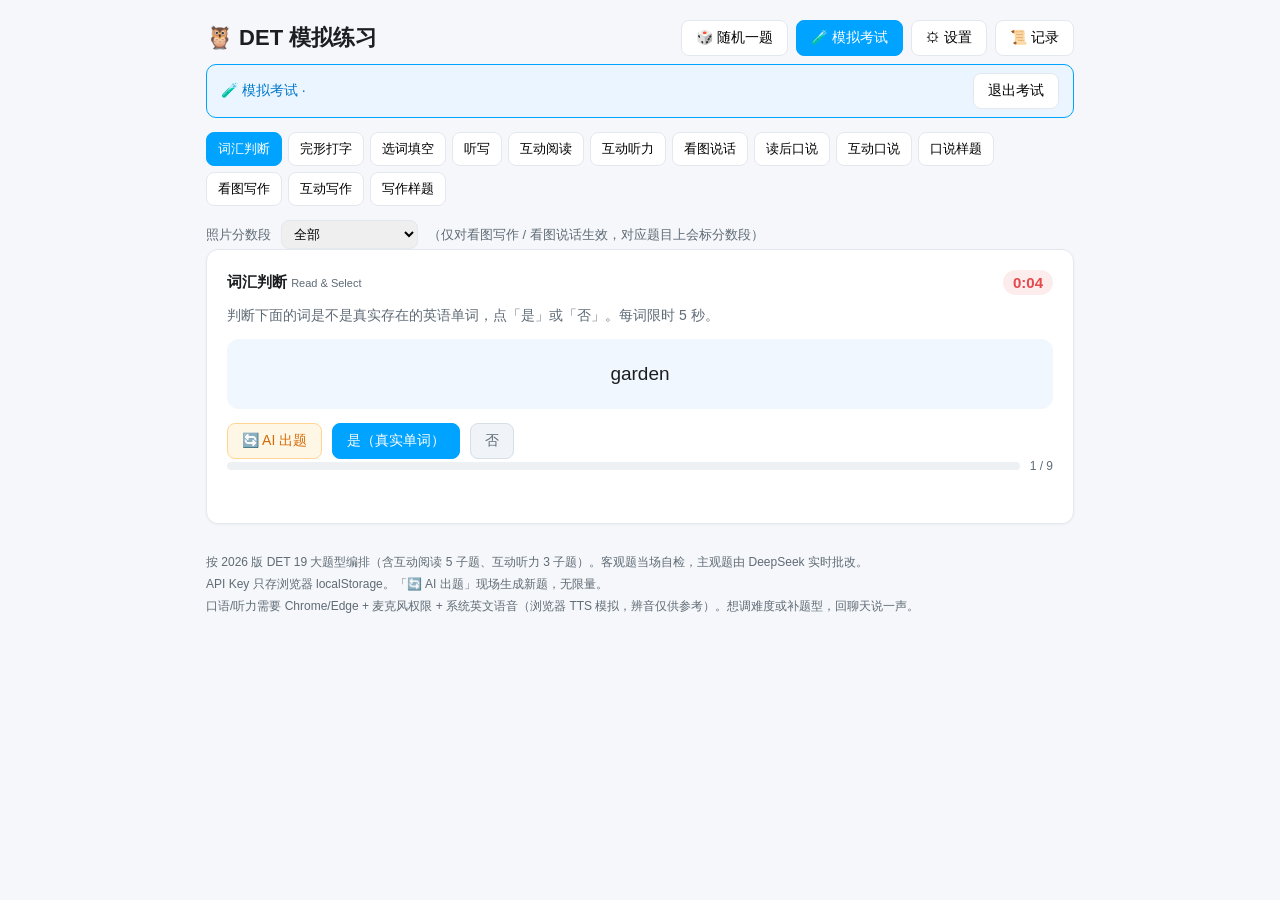
<file: index.backup-before-codex-20260801.html>
<!DOCTYPE html>
<html lang="zh-CN">
<head>
<meta charset="UTF-8">
<meta name="viewport" content="width=device-width, initial-scale=1.0">
<title>🦉 DET 模拟练习 · 19 题型</title>
<style>
  :root{
    --accent:#00a3ff; --accent-dark:#0078c8; --bg:#f5f7fa; --card:#ffffff;
    --text:#1c1e21; --muted:#5f6b76; --border:#e3e8ee; --green:#1aab5a; --red:#e5484d;
  }
  *{box-sizing:border-box}
  body{margin:0;font-family:-apple-system,"Segoe UI","Microsoft YaHei",sans-serif;background:var(--bg);color:var(--text)}
  .wrap{max-width:900px;margin:0 auto;padding:20px 16px 60px}
  header{display:flex;align-items:center;justify-content:space-between;flex-wrap:wrap;gap:10px;margin-bottom:8px}
  h1{font-size:22px;margin:0}
  .header-actions{display:flex;gap:8px}
  button{font-size:14px;padding:8px 14px;border-radius:8px;border:1px solid var(--border);background:#fff;cursor:pointer;transition:.15s}
  button:hover{border-color:var(--accent);color:var(--accent-dark)}
  button.primary{background:var(--accent);border-color:var(--accent);color:#fff}
  button.primary:hover{background:var(--accent-dark);color:#fff}
  button.ai{background:#fff7e6;border-color:#ffd591;color:#d46b08}
  button.ai:hover{border-color:#ffa940;color:#ad4e00}
  button.ghost{background:#f0f4f8;border-color:#d6dee6;color:var(--muted)}
  button.small{font-size:12px;padding:5px 9px}
  button:disabled{opacity:.5;cursor:not-allowed}
  nav{display:flex;gap:6px;flex-wrap:wrap;margin:14px 0}
  nav button{font-size:13px;padding:7px 11px}
  nav button.active{background:var(--accent);border-color:var(--accent);color:#fff}
  .card{background:var(--card);border:1px solid var(--border);border-radius:12px;padding:20px;box-shadow:0 1px 3px rgba(0,0,0,.04)}
  .q-head{display:flex;justify-content:space-between;align-items:center;margin-bottom:12px;gap:8px;flex-wrap:wrap}
  .q-type{font-weight:600;font-size:15px}
  .q-sub{font-size:11px;color:var(--muted);font-weight:400}
  .timer{font-variant-numeric:tabular-nums;font-weight:700;color:var(--accent-dark);background:#eaf5ff;padding:4px 10px;border-radius:20px;font-size:15px}
  .timer.warn{color:var(--red);background:#fdecec}
  .q-instr{color:var(--muted);font-size:14px;margin:6px 0 14px}
  .word-grid{display:grid;grid-template-columns:repeat(3,1fr);gap:10px;margin-bottom:16px}
  .word{padding:14px;font-size:16px;border-radius:10px;background:#f9fbfd;min-height:48px}
  .word.selected{background:var(--accent);border-color:var(--accent);color:#fff;font-weight:600}
  .q-actions{display:flex;gap:10px;margin-top:4px;flex-wrap:wrap}
  textarea{width:100%;min-height:110px;font-size:15px;padding:12px;border:1px solid var(--border);border-radius:10px;font-family:inherit;resize:vertical}
  .passage{font-size:16px;line-height:2.2;background:#f9fbfd;border:1px solid var(--border);border-radius:10px;padding:16px;margin-bottom:16px}
  .fib-input{font-size:15px;width:11ch;padding:2px 6px;border-radius:6px;border:1px solid var(--accent);background:#fff;margin:0 2px}
  .fib-input.ok{background:#eafaf0;border-color:var(--green)}
  .fib-input.bad{background:#fdecec;border-color:var(--red)}
  .fibw-item{margin-bottom:16px;font-size:16px;line-height:2.1}
  .passage-scroll{max-height:240px;overflow:auto;font-size:16px;line-height:2.0;background:#f9fbfd;border:1px solid var(--border);border-radius:10px;padding:14px;margin-bottom:14px}
  .photo-card{margin:10px 0 14px;padding:30px 18px;text-align:center;border-radius:12px;color:#fff;
    background:linear-gradient(135deg,#4facfe 0%,#00f2fe 100%);font-size:15px;line-height:1.7}
  .photo-img{width:100%;max-height:300px;object-fit:cover;border-radius:12px;margin:8px 0 14px;display:block}
  .sentence{font-size:19px;text-align:center;padding:20px;background:#f0f7ff;border-radius:12px;margin-bottom:14px;line-height:1.6}
  .prompt-box{font-size:15px;line-height:1.8;background:#f0f7ff;border-radius:12px;padding:16px;margin-bottom:14px}
  .ir-q{margin:0 0 14px}
  .ir-q .qt{font-size:12px;color:var(--accent-dark);font-weight:700}
  .ir-q p{margin:4px 0 6px;line-height:1.6}
  .opts{display:flex;flex-direction:column;gap:6px}
  .opt{display:flex;gap:8px;align-items:flex-start;background:#f9fbfd;border:1px solid var(--border);border-radius:8px;padding:8px 10px;font-size:14px;line-height:1.5;cursor:pointer}
  .opt:hover{border-color:var(--accent)}
  .opt input{margin-top:3px}
  .chat{display:flex;flex-direction:column;gap:8px;margin:12px 0}
  .chat .bub{max-width:80%;padding:9px 13px;border-radius:12px;font-size:15px;line-height:1.6}
  .chat .bub.a{background:#eaf5ff;align-self:flex-start;border-bottom-left-radius:3px}
  .chat .bub.b{background:#eef1f4;align-self:flex-end;border-bottom-right-radius:3px}
  .captured{margin-top:10px;color:var(--muted);font-size:14px;min-height:20px;line-height:1.6}
  .result{background:var(--card);border:1px solid var(--border);border-radius:12px;padding:20px;margin-top:16px}
  .result h3{margin:0 0 12px;font-size:16px}
  .score-line{display:flex;align-items:baseline;gap:12px;flex-wrap:wrap;margin-bottom:12px}
  .big-score{font-size:34px;font-weight:800;color:var(--accent-dark)}
  .dims{display:grid;grid-template-columns:repeat(auto-fit,minmax(140px,1fr));gap:10px;margin-bottom:12px}
  .dim{background:#f6f9fc;border-radius:8px;padding:10px;text-align:center}
  .dim b{display:block;font-size:20px}
  .dim span{color:var(--muted);font-size:12px}
  .comment{font-size:14px;line-height:1.7;color:var(--text)}
  .comment .priority{margin-top:8px;color:var(--accent-dark);font-weight:600}
  .part-tag{display:inline-block;font-size:12px;font-weight:700;color:#fff;background:var(--accent);border-radius:6px;padding:2px 8px;margin-right:6px}
  footer{margin-top:28px;color:var(--muted);font-size:12px;line-height:1.8}
  .modal-bg{position:fixed;inset:0;background:rgba(0,0,0,.4);display:flex;align-items:center;justify-content:center;z-index:50}
  .modal{background:#fff;border-radius:14px;padding:22px;width:min(520px,92vw);max-height:86vh;overflow:auto}
  .modal h2{margin:0 0 14px;font-size:17px}
  .field{margin-bottom:12px}
  .field label{display:block;font-size:13px;color:var(--muted);margin-bottom:4px}
  .field input{width:100%;font-size:14px;padding:9px 11px;border:1px solid var(--border);border-radius:8px}
  .hidden{display:none}
  .hint{font-size:12px;color:var(--muted);margin-top:4px}
  .history-item{display:flex;justify-content:space-between;gap:10px;padding:8px 0;border-bottom:1px solid var(--border);font-size:14px}
  .history-item:last-child{border-bottom:none}
  .ok{color:var(--green);font-weight:600}
  .err{color:var(--red);font-weight:600}
  /* ===== 模拟考试模式 ===== */
  #testBar{display:flex;align-items:center;gap:10px;background:#eaf5ff;border:1px solid var(--accent);border-radius:10px;padding:8px 14px;margin-bottom:8px;font-size:14px;color:var(--accent-dark)}
  #testBar button{margin-left:auto}
  body.testing #typeTabs, body.testing .header-actions{display:none}
  .test-mode #aiBtn, .test-mode #startBtn, .test-mode .timer{display:none}
  .test-mode .q-actions{justify-content:flex-end}
  .test-mode .card{box-shadow:0 2px 12px rgba(0,0,0,.08)}
  .report-table{width:100%;border-collapse:collapse;font-size:13px;margin:10px 0}
  .report-table th,.report-table td{border-bottom:1px solid var(--border);padding:7px 8px;text-align:left}
  .report-table th{color:var(--muted);font-weight:600;font-size:12px}
  .report-table td.c{text-align:right;font-weight:700;color:var(--accent-dark)}
  .toolbar{display:flex;align-items:center;gap:10px;margin:6px 0 0;font-size:13px;color:var(--muted)}
  .toolbar select{font-size:13px;padding:5px 8px;border:1px solid var(--border);border-radius:8px}
  .band{display:inline-block;font-size:11px;font-weight:700;color:#fff;background:var(--accent-dark);border-radius:10px;padding:2px 8px;margin-left:4px;vertical-align:middle}
  body.testing .toolbar{display:none}
  /* ===== 互动阅读 IR（Duolingo 绿主题）===== */
  .ir-green .primary{background:#58CC02;border-color:#58CC02;color:#fff}
  .ir-green .primary:hover{background:#46A302;color:#fff}
  .ir-progress{display:flex;align-items:center;gap:10px;margin-bottom:10px;font-size:12px;color:var(--muted)}
  .ir-track{flex:1;height:8px;background:#eef1f4;border-radius:10px;overflow:hidden}
  .ir-track .ir-bar{height:100%;background:#58CC02;border-radius:10px;transition:width .3s}
  .ir-passage p{margin:6px 0;line-height:1.9}
  .ir-passage mark{background:#ffe58f;padding:0 2px;border-radius:3px}
  .ir-passage select.ir-blank{font-size:14px;padding:2px 6px;border-radius:6px;border:1px solid var(--border);background:#fff}
  .ir-passage select.ir-blank.ir-ok{background:#d9f7be;border-color:#52c41a}
  .ir-passage select.ir-blank.ir-bad{background:#ffccc7;border-color:#ff4d4f}
  .ir-sblank{display:inline-block;min-width:150px;border-bottom:2px dashed #bbb;color:#999}
  .ir-opt{display:block;width:100%;text-align:left;margin:6px 0;padding:10px 12px;font-size:14px;line-height:1.5;border-radius:10px;background:#fff;border:1px solid var(--border)}
  .ir-opt:hover{border-color:#58CC02}
  .ir-opt.ir-correct{background:#d9f7be;border-color:#52c41a;color:#237804;font-weight:600}
  .ir-opt.ir-wrong{background:#ffccc7;border-color:#ff4d4f;color:#a8071a}
  .ir-fb{min-height:20px;margin-top:8px;font-size:13px;font-weight:600;color:var(--muted)}
  .ir-passage{user-select:text;-webkit-user-select:text}
  .ir-pool{display:flex;flex-wrap:wrap;gap:8px;margin:10px 0}
  .ir-chip{padding:8px 12px;border-radius:8px;border:1px solid var(--border);background:#fff;cursor:grab;font-size:14px;line-height:1.3}
  .ir-chip:hover{border-color:#58CC02}
  .ir-chip.sel{border-color:#58CC02;background:#d9f7be}
  .ir-chip.used{opacity:.35;cursor:default;background:#f0f2f5}
  .ir-chip-s{font-size:13px;text-align:left;max-width:100%}
  .ir-dropzone{display:inline-block;min-width:74px;min-height:24px;border-bottom:2px dashed #bbb;color:#999;padding:0 6px;text-align:center;vertical-align:middle;cursor:pointer;transition:.15s}
  .ir-dz-s{min-width:200px;min-height:26px;line-height:1.4}
  .ir-dropzone.filled{background:#d9f7be;color:#237804;border-bottom:2px solid #52c41a;font-weight:600}
  .ir-dropzone.bad{background:#ffccc7;border-bottom-color:#ff4d4f}
  .ir-dropzone.ok{background:#d9f7be}
  .opt.il-ok{background:#d9f7be;border-color:#52c41a;color:#237804}
  .opt.il-bad{background:#ffccc7;border-color:#ff4d4f;color:#a8071a}
  .il-fb{min-height:20px;margin-top:8px;font-size:13px;font-weight:600;color:var(--accent-dark)}
</style>
</head>
<body>
<div class="wrap">
  <header>
    <h1>🦉 DET 模拟练习</h1>
    <div class="header-actions">
      <button id="btnRandom">🎲 随机一题</button>
      <button id="btnTest" class="primary">🧪 模拟考试</button>
      <button id="btnSettings">⚙ 设置</button>
      <button id="btnHistory">📜 记录</button>
    </div>
  </header>
  <div id="testBar" class="hidden">🧪 模拟考试 · <span id="testPhase"></span> <button id="btnQuitTest">退出考试</button></div>
  <nav id="typeTabs"></nav>
  <div class="toolbar">
    <label for="bandSel">照片分数段</label>
    <select id="bandSel">
      <option value="all">全部</option>
      <option value="60">60–85 · B1</option>
      <option value="90">90–115 · B2</option>
      <option value="120">120–160 · C1/C2</option>
    </select>
    <span>（仅对看图写作 / 看图说话生效，对应题目上会标分数段）</span>
  </div>
  <main>
    <div id="questionArea"></div>
    <div id="resultArea"></div>
  </main>
  <footer>
    按 2026 版 DET 19 大题型编排（含互动阅读 5 子题、互动听力 3 子题）。客观题当场自检，主观题由 DeepSeek 实时批改。<br>
    API Key 只存浏览器 localStorage。「🔄 AI 出题」现场生成新题，无限量。<br>
    口语/听力需要 Chrome/Edge + 麦克风权限 + 系统英文语音（浏览器 TTS 模拟，辨音仅供参考）。想调难度或补题型，回聊天说一声。
  </footer>
</div>

<div id="settingsModal" class="modal-bg hidden">
  <div class="modal">
    <h2>⚙ API 设置</h2>
    <div class="field"><label>API Key</label><input id="setKey" type="password" placeholder="sk-..."></div>
    <div class="field"><label>模型</label><input id="setModel" placeholder="deepseek-chat"></div>
    <div class="field"><label>接口地址</label><input id="setEndpoint" placeholder="https://api.deepseek.com/chat/completions"></div>
    <div class="field"><label>目标分（可选）</label><input id="setGoal" placeholder="例如 125"></div>
    <div class="field"><label>弱项（可选）</label><input id="setWeak" placeholder="例如：听力、时态"></div>
    <div class="q-actions">
      <button id="testBtn">🔌 测试连接</button>
      <button id="saveBtn" class="primary">保存</button>
      <button id="closeSettings">关闭</button>
    </div>
    <p id="testResult" class="hint"></p>
  </div>
</div>

<div id="historyModal" class="modal-bg hidden">
  <div class="modal">
    <h2>📜 练习记录</h2>
    <div id="historyList"></div>
    <div class="q-actions" style="margin-top:12px"><button id="closeHistory">关闭</button></div>
  </div>
</div>

<script>
"use strict";
// ================= 设置 =================
const SETTINGS_KEY='detSettings', HISTORY_KEY='detHistory';
const DEFAULT_SETTINGS={apiKey:'',model:'deepseek-chat',endpoint:'https://api.deepseek.com/chat/completions',goal:'',weak:''};
let settings=Object.assign({},DEFAULT_SETTINGS,JSON.parse(localStorage.getItem(SETTINGS_KEY)||'{}'));
function saveSettings(){localStorage.setItem(SETTINGS_KEY,JSON.stringify(settings));}

// ================= 题型配置（2026 DET 19 题型）=================
const TC={
  rs:{label:'词汇判断',sub:'Read & Select',time:30},
  fib:{label:'完形打字',sub:'Read & Complete',time:180},
  fibw:{label:'选词填空',sub:'Fill in the Blanks',time:180},
  lt:{label:'听写',sub:'Listen & Type',time:60},
  ir:{label:'互动阅读',sub:'Interactive Reading',time:420},
  il:{label:'互动听力',sub:'Interactive Listening',time:480},
  sp:{label:'看图说话',sub:'Speak About the Photo',time:90},
  rtsp:{label:'读后口说',sub:'Read, Then Speak',time:90},
  isp:{label:'互动口说',sub:'Interactive Speaking',time:180},
  ss:{label:'口说样题',sub:'Speaking Sample',time:180},
  wp:{label:'看图写作',sub:'Write About the Photo',time:60},
  iw:{label:'互动写作',sub:'Interactive Writing',time:600},
  ws:{label:'写作样题',sub:'Writing Sample',time:300}
};
const TABORDER=['rs','fib','fibw','lt','ir','il','sp','rtsp','isp','ss','wp','iw','ws'];

// ================= 照片库（按 DET 分数段分档）=================
// band: 60=60-85 B1 / 90=90-115 B2 / 120=120-160 C1-C2
const PHOTOS=[
  {photo:'images/bench.jpg',band:'60',scene:'公园里的一张木质长椅，周围是树木。'},
  {photo:'images/coffee.jpg',band:'60',scene:'桌上放着一杯咖啡。'},
  {photo:'images/park.jpg',band:'60',scene:'公园小路上，一位女士牵着一只狗在散步。'},
  {photo:'images/office.jpg',band:'60',scene:'一间现代会议室，长桌旁摆着椅子。'},
  {photo:'images/library.jpg',band:'90',scene:'一间安静的图书馆，书架上摆满书，中间有几张长桌。'},
  {photo:'images/market.jpg',band:'90',scene:'露天市场的一个果蔬摊位，摊上摆满水果和蔬菜。'},
  {photo:'images/picnic.jpg',band:'90',scene:'公园的野餐区，绿地上有野餐的人和野餐桌。'},
  {photo:'images/cafe.jpg',band:'90',scene:'街边一家咖啡馆，透过窗户能看到外面的街道。'},
  {photo:'images/street.jpg',band:'120',scene:'一条繁忙的城市街道，有很多行人和车辆。'},
  {photo:'images/crowd.jpg',band:'120',scene:'拥挤的购物人群，人们提着袋子在穿行。'},
  {photo:'images/party.jpg',band:'120',scene:'一群朋友围坐在一起，面带笑容，似乎在庆祝什么。'}
];

// ================= 内置题库 =================
const BANK={
  rs:[
    {words:[{w:'weather',real:1},{w:'cleam',real:0},{w:'journey',real:1},{w:'thriend',real:0},{w:'honest',real:1},{w:'spleak',real:0},{w:'breakfast',real:1},{w:'mircle',real:0},{w:'window',real:1}]},
    {words:[{w:'garden',real:1},{w:'cabl',real:0},{w:'courage',real:1},{w:'snurp',real:0},{w:'market',real:1},{w:'blist',real:0},{w:'library',real:1},{w:'grood',real:0},{w:'student',real:1}]}
  ],
  fib:[
    {segments:[
      {text:'Learning a foreign language can be '},{gap:{word:'challenging'}},
      {text:' at first, but it becomes easier with regular '},{gap:{word:'practice'}},
      {text:'. Many experts agree that '},{gap:{word:'immersion'}},
      {text:' is the fastest way to make real progress.'}
    ]},
    {segments:[
      {text:'The doctor told me to drink more water and get enough '},{gap:{word:'sleep'}},
      {text:'. A balanced '},{gap:{word:'diet'}},
      {text:' is also important. Regular exercise helps people stay '},{gap:{word:'healthy'}},
      {text:' and reduces '},{gap:{word:'stress'}},
      {text:'.'}
    ]}
  ],
  fibw:[
    {items:[
      {segments:[{text:'He threw the ball and tried to '},{gap:{word:'catch'}},{text:' it before it hit the ground.'}]},
      {segments:[{text:'The meeting was '},{gap:{word:'cancelled'}},{text:' because the manager was sick.'}]},
      {segments:[{text:'She decided to '},{gap:{word:'apply'}},{text:' for the scholarship at the last minute.'}]}
    ]},
    {items:[
      {segments:[{text:'Regular exercise can '},{gap:{word:'improve'}},{text:' both your health and your mood.'}]},
      {segments:[{text:'Please remember to '},{gap:{word:'confirm'}},{text:' your booking before you arrive.'}]},
      {segments:[{text:'The teacher asked us to '},{gap:{word:'submit'}},{text:' the report by Friday.'}]}
    ]}
  ],
  lt:[
    {sentence:'The library opens early on weekends.'},
    {sentence:'Please send me the report by Friday afternoon.'},
    {sentence:'She studies English every day after work.'},
    {sentence:'They decided to meet at the station at six.'}
  ],
  ir:[
    {type:'叙事',time:480,
     paras:['Maya loved drawing, and she never went anywhere without her sketchbook. One Tuesday morning, she packed her backpack for school and checked that her favorite pen was inside. On the bus, she reached for her sketchbook to draw the passing trees, but it was not there. Her heart sank, because that notebook had all her best drawings from the past year.',
      'She remembered taking it out during lunch the day before, when she showed her friend Leo a picture of a cat. After that, she put it on the table to get more food. Leo told her to wait while he finished his sandwich, but Maya hurried to join a game outside. She realized that she must have left the notebook behind in the cafeteria.',
      'After school, Maya walked straight to the cafeteria and found it closed. A janitor was cleaning the tables and asked her what she had lost. Maya described the notebook, and the janitor smiled. Someone had handed it to the office that morning. When Maya got the notebook back, she promised herself she would always keep it in her backpack, zipped up tight.'],
     q1:{blanks:[
       {p:0,word:'checked',options:['checked','cleaned','measured','pressed'],answer:0},
       {p:0,word:'reached',options:['reached','waited','looked','returned'],answer:0},
       {p:1,word:'remembered',options:['remembered','forgot','imagined','decided'],answer:0},
       {p:2,word:'described',options:['described','explained','mentioned','repeated'],answer:0},
       {p:2,word:'promised',options:['promised','warned','taught','ordered'],answer:0}],
      pool:['checked','reached','remembered','described','promised','opened','looked','ordered']},
     q2:{p:1,sentence:'Leo told her to wait while he finished his sandwich, but Maya hurried to join a game outside.',
      options:['Leo told her to wait while he finished his sandwich, but Maya hurried to join a game outside.','Leo asked her to stay and watch the birds by the window.','They decided to leave together and walk home in the afternoon.','Maya told him about her plan to visit the museum on Saturday.'],answer:0},
     q3:{question:'According to the story, where did Maya think she had left her sketchbook?',answer:'left the notebook behind in the cafeteria'},
     q4:{question:'What did Maya promise herself at the end of the story?',answer:'keep it in her backpack'},
     q5:{question:'What is the main idea of the story?',options:['Maya lost her sketchbook and learned to be more careful with her things.','Maya wanted to draw better pictures of trees and cats.','The school cafeteria closes early every afternoon.','Leo helped Maya find a new sketchbook at the store.'],answer:0},
     q6:{options:['Maya\'s Missing Sketchbook','How to Draw a Cat','A Trip to the Cafeteria','Leo\'s Favorite Sandwich'],answer:0}},
    {type:'说明',time:420,
     paras:['Sleep is a basic need for every human being, yet scientists still do not fully understand why we do it. What we do know is that sleep plays a central role in memory. During deep sleep, the brain sorts through the information we gathered during the day, deciding what to keep and what to forget.',
      'Sleep also helps the body repair itself. While we rest, the immune system produces important cells that fight off illness, and the muscles relax and recover. People who do not get enough sleep over a long period are more likely to feel stressed, catch colds, and find it hard to concentrate.',
      'Experts recommend that adults get about seven to nine hours of sleep every night. To improve your sleep, they suggest keeping a regular schedule, avoiding screens before bed, and making your bedroom dark and quiet. Even small changes, such as going to bed at the same time each night, can make a big difference to your health.'],
     q1:{blanks:[
       {p:0,word:'memory',options:['memory','hunger','balance','vision'],answer:0},
       {p:0,word:'sorts',options:['sorts','mixes','deletes','hides'],answer:0},
       {p:1,word:'repair',options:['repair','replace','remove','record'],answer:0},
       {p:2,word:'recommend',options:['recommend','refuse','require','reduce'],answer:0},
       {p:2,word:'schedule',options:['schedule','recipe','salary','license'],answer:0}],
      pool:['memory','sorts','repair','recommend','schedule','balance','replace','require']},
     q2:{p:2,sentence:'Even small changes, such as going to bed at the same time each night, can make a big difference to your health.',
      options:['Even small changes, such as going to bed at the same time each night, can make a big difference to your health.','Buying a new mattress is the most expensive way to sleep better.','Most people prefer to sleep during the day.','Animals do not need to sleep at all.'],answer:0},
     q3:{question:'According to the passage, what does the immune system do while we sleep?',answer:'the immune system produces important cells'},
     q4:{question:'What do experts suggest avoiding before bed?',answer:'avoiding screens before bed'},
     q5:{question:'What is the main idea of the passage?',options:['Sleep is important for memory, health, and daily functioning.','Everyone should buy a comfortable new bed.','Scientists now understand everything about sleep.','Children need less sleep than adults.'],answer:0},
     q6:{options:['Why Sleep Matters for Health','The Best Time to Wake Up','A History of Science','How to Sleep During Class'],answer:0}}
  ],
  il:[
    {scenario:'Scenario: You are a student who is interested in research, and you would like to know if there are any opportunities to work as a lab assistant in the Language and Memory Lab. The professor is in the Linguistics department and is doing research on second language acquisition.',
     summary_time:75,
     turns:[
       {speaker:'Professor',line:'Hi there! What can I do for you?',
        options:['Hi, Professor. I saw a job posting for a research assistant and I was wondering if it would be a good idea for me to apply.',"Hi, Professor. I'm a student in the Finance department and I wanted to know if there are any openings for part-time jobs.",'Hi, Professor. I wanted to ask if you knew of any opportunities to work as a lab assistant in the Language and Memory Lab.',"Professor, I'm a student in your department and I wanted to ask you about your research."],answer:2},
       {speaker:'Professor',line:"We're actually looking for a lab assistant right now. Are you interested?",
        options:["Yes, I am! I'm very interested in linguistics research and I would love to work in your lab.","Yes, I've taken a few courses in the department before.",'Not really, I was just asking out of curiosity.','Maybe, but I want to know the salary first.'],answer:0},
       {speaker:'Professor',line:"Excellent! We'll have an opening starting next week if you're still interested.",
        options:["Yes, absolutely! I'm available to answer questions later today or tomorrow.",'Yes, definitely. Thank you for giving me the opportunity to take the class.',"Yes, I'm still interested! Thank you so much for this opportunity!",'Yes, definitely! Thanks for giving me the opportunity to do this independent study.'],answer:2},
       {speaker:'Professor',line:'Before you start, do you have any experience with lab work?',
        options:["I've done a few lab courses in the department, but not a research lab before.",'No, and I am not sure I can learn it.',"I'd rather not work in the lab at all.",'Experience does not matter for this kind of work.'],answer:0},
       {speaker:'Professor',line:"That's fine. We'll train you on the equipment. Can you start on Monday?",
        options:['Yes, I can start on Monday. Thank you so much for this opportunity!',"I'm not sure what time Monday is.","I'll think about it and let you know.",'Can you start instead?'],answer:0}
     ]},
    {scenario:'Scenario: You are a student in a chemistry class. You have been unable to attend class in person this week because of a sudden change in your work schedule. You want to know if your professor can provide recordings of the lectures online so that you can continue to follow along with the class.',
     summary_time:75,
     turns:[
       {speaker:'Professor',line:'Hello! How can I help you?',
        options:["Professor, I'm sorry to bother you. I'm having some difficulty with the online system.",'Professor, I was not able to attend class this week because my work schedule changed. I was wondering if the lectures are recorded.','Professor, can I get an extension on the homework?',"Professor, I'd like to change my grade."],answer:1},
       {speaker:'Professor',line:"You've been keeping up with the assignments, right?",
        options:["Yes, I've submitted everything on time.",'No, I have not done any of them.',"I'm not in this class anymore.",'I do not know what assignments you mean.'],answer:0},
       {speaker:'Professor',line:"That's good. The lecture recordings are available to students who are registered for the class.",
        options:['Okay, great. How do I sign up for the project?','Oh, okay. Can you tell me where to find them?','That book sounds helpful. Can I get it at the library?',"Oh, okay. Is there anywhere I can get my own copies of those books?"],answer:1},
       {speaker:'Professor',line:"Sure. They're in the folder called 'Lectures' and I have them organized by class date.",
        options:['Thanks for reviewing my paper, Professor!','Thank you for making an exception.',"Okay, I'll try it. Thanks, Professor!",'Thank you, that is really helpful. I will check the folder tonight.'],answer:3},
       {speaker:'Professor',line:'Let me know if you have any trouble accessing them.',
        options:['I will. Thanks again for your help!','Okay, bye.','When is the exam?','Can I have extra credit?'],answer:0}
     ]}
  ],
  sp:PHOTOS.slice(),
  wp:PHOTOS.slice(),
  rtsp:[
    {topic:'Describe your favorite restaurant and what you usually order there.'},
    {topic:'Talk about a movie or a book you enjoyed recently and explain why.'},
    {topic:'What is something you would like to learn in the next year?'}
  ],
  isp:[
    {opener:'Hi! Let us practice together. What did you do this morning?',target:6,
     fallback:['What part did you enjoy the most?','What are your plans for the rest of the day?','If you could change one thing about your day, what would it be?','What would you like to do tomorrow?','Tell me more about why that matters to you.']},
    {opener:'What kind of job would you like to have in the future?',target:6,
     fallback:['What skills do you think you need for that job?','How do you plan to learn those skills?','What would you say to someone who wants the same job?','What is the most important thing you have learned so far?','Why does that appeal to you?']}
  ],
  ss:[
    {topic:'Describe a person who has influenced you and explain why.'},
    {topic:'Talk about a skill you would like to learn and why it matters to you.'},
    {topic:'Describe a place you love to visit and what makes it special.'}
  ],
  iw:[
    {prompt:'Many schools have started to reduce the amount of homework they give students. Supporters say students need more time for hobbies and rest. Critics worry that students may forget what they learn in class.'},
    {prompt:'Some companies now allow employees to work from home every day. Supporters value the flexibility, while managers worry about teamwork and company culture.'}
  ],
  ws:[
    {topic:'What does success mean to you? Explain your view with examples.'},
    {topic:'If you could change one thing about your city, what would it be and why?'}
  ]
};

// ================= DOM =================
const qArea=document.getElementById('questionArea');
const resultArea=document.getElementById('resultArea');
const typeTabs=document.getElementById('typeTabs');
let currentType=null,currentQ=null,timerId=null,timeLeft=0;
let bandFilter='all';
const ispAnswers={};
const ilState={turn:-1,choices:[],selected:null};
const ispState={idx:0,q:'',list:[]};
const irState={q:null,step:0,points:0,answers:[],sel:'',start:0};
const rsState={idx:0,ans:[]};
const fibwState={idx:0,ans:[]};

// ================= 工具 =================
function esc(s){return String(s).replace(/[&<>"']/g,c=>({'&':'&amp;','<':'&lt;','>':'&gt;','"':'&quot;',"'":'&#39;'}[c]));}
function rnd(a){return a[Math.floor(Math.random()*a.length)];}
function pad(n){return String(n).padStart(2,'0');}
function fmt(sec){return Math.floor(sec/60)+':'+pad(sec%60);}
function startTimer(sec,onDone){
  clearTimer();timeLeft=sec;
  const el=document.getElementById('timer');
  const tick=()=>{
    if(el){el.textContent=fmt(timeLeft);el.classList.toggle('warn',timeLeft<=10);}
    if(timeLeft<=0){clearInterval(timerId);timerId=null;if(onDone)onDone();return;}
    timeLeft--;
  };
  tick();timerId=setInterval(tick,1000);
}
function clearTimer(){if(timerId){clearInterval(timerId);timerId=null;}}
const lastIdx={};
function nextQuestion(type){
  const bank=(type==='wp'||type==='sp')?photoBankFiltered():BANK[type];
  if(!bank.length)return null;
  if(bank.length<=1){lastIdx[type]=0;return bank[0];}
  let idx;
  do{idx=Math.floor(Math.random()*bank.length);}while(idx===lastIdx[type]);
  lastIdx[type]=idx;return bank[idx];
}
function speak(text,rate){
  const u=new SpeechSynthesisUtterance(text);
  u.lang='en-US';u.rate=rate||0.9;
  const en=speechSynthesis.getVoices().find(v=>v.lang&&v.lang.startsWith('en'));
  if(en)u.voice=en;
  speechSynthesis.cancel();speechSynthesis.speak(u);
}
function startRecord(finalCb,errCb,continuous){
  const SR=window.SpeechRecognition||window.webkitSpeechRecognition;
  if(!SR){errCb('当前浏览器不支持麦克风，请用 Chrome/Edge');return;}
  const rec=new SR();window.__rec=rec;
  rec.lang='en-US';rec.continuous=!!continuous;rec.interimResults=true;rec.maxAlternatives=1;
  let final='';
  rec.onresult=e=>{let t='';for(let i=0;i<e.results.length;i++){if(e.results[i].isFinal)t+=' '+e.results[i][0].transcript;}if(t)final=t.trim();};
  rec.onend=()=>{if(finalCb)finalCb(final);};
  rec.onerror=e=>{errCb('录音失败：'+e.error);};
  rec.start();
}
function stopRecord(){if(window.__rec){try{window.__rec.stop();}catch(e){}}}
function normWords(s){return s.toLowerCase().replace(/[^a-z'\s]/g,' ').split(/\s+/).filter(Boolean);}

// ================= 渲染入口 =================
function setActiveTab(type){document.querySelectorAll('#typeTabs button').forEach(b=>b.classList.toggle('active',b.dataset.key===type));}
function renderCurrent(type,q){clearTimer();resultArea.innerHTML='';RENDERERS[type](q);}
function showType(type){
  currentType=type;clearTimer();resultArea.innerHTML='';
  currentQ=nextQuestion(type);
  setActiveTab(type);
  if(currentQ)RENDERERS[type](currentQ);
}
function cardHead(label,sub,t,badge){
  return `<div class="q-head"><span class="q-type">${label} <span class="q-sub">${sub}</span>${badge||''}</span><span class="timer" id="timer">${fmt(t)}</span></div>`;
}
function aiBtn(){return `<button id="aiBtn" class="ai">🔄 AI 出题</button>`;}
function photoHtml(q){
  if(q.photo)return `<img class="photo-img" src="${esc(q.photo)}" alt="photo">`;
  return `<div class="photo-card">🖼 ${esc(q.scene)}</div>`;
}
const BAND_LABEL={60:'60–85 · B1',90:'90–115 · B2',120:'120–160 · C1/C2'};
function bandLabel(b){return BAND_LABEL[b]||b;}
function bandBadge(q){return q.band?` <span class="band">DET ${bandLabel(q.band)}</span>`:'';}
function photoBankFiltered(){
  let bank=BANK.wp;
  if(bandFilter!=='all'){const f=bank.filter(it=>it.band===bandFilter);if(f.length)bank=f;}
  return bank;
}

// ================= 词汇判断 RS =================
function renderRS(q){
  rsState.idx=0;rsState.ans=[];
  qArea.innerHTML=`<div class="card">${cardHead(TC.rs.label,TC.rs.sub,5)}
    <p class="q-instr">判断下面的词是不是真实存在的英语单词，点「是」或「否」。每词限时 5 秒。</p>
    <div class="sentence" id="rsWord"></div>
    <div class="q-actions">${aiBtn()}<button id="yesBtn" class="primary">是（真实单词）</button><button id="noBtn" class="ghost">否</button></div>
    <div class="ir-progress"><div class="ir-track"><div class="ir-bar" id="rsBar" style="width:0%"></div></div><span id="rsProg">1 / ${q.words.length}</span></div>
    <div class="captured" id="rsFb"></div>
  </div>`;
  showRSWord(q);
  qArea.querySelector('#yesBtn').onclick=()=>rsAnswer(q,true);
  qArea.querySelector('#noBtn').onclick=()=>rsAnswer(q,false);
}
function showRSWord(q){
  document.getElementById('rsWord').textContent=q.words[rsState.idx].w;
  document.getElementById('rsProg').textContent=(rsState.idx+1)+' / '+q.words.length;
  document.getElementById('rsBar').style.width=(rsState.idx/q.words.length*100)+'%';
  document.getElementById('rsFb').textContent='';
  startTimer(5,()=>rsAnswer(q,null));
}
function rsAnswer(q,val){
  clearTimer();
  rsState.ans.push({w:q.words[rsState.idx].w,real:q.words[rsState.idx].real,val});
  rsState.idx++;
  if(rsState.idx>=q.words.length){rsFinish(q);return;}
  showRSWord(q);
}
function rsFinish(q){
  clearTimer();
  const correct=rsState.ans.filter(a=>a.val===a.real).length;
  const score=Math.round(correct/q.words.length*100);
  if(document.body.classList.contains('testing')){testNext();return;}
  const wrong=rsState.ans.filter(a=>a.val!==a.real).map(a=>a.w);
  const note=`正确 ${correct}/${q.words.length}（${score}%）`+(wrong.length?` · 答错：${wrong.join('、')}`:'');
  showResult('词汇判断',detFromScore(score),note);logHistory('rs',detFromScore(score),note);
}

// ================= 完形打字 FIB（Read & Complete）=================
function fibShow(word){const L=word.length;return L<=3?1:(L<=6?2:3);}
function fibSeg(seg){
  if(seg.gap){const w=seg.gap.word,n=fibShow(w);return `<span class="fib" data-word="${esc(w)}">${esc(w.slice(0,n))}<input class="fib-input" data-word="${esc(w)}" autocomplete="off" autocapitalize="off" spellcheck="false" aria-label="${esc(w)}"></span>`;}
  return esc(seg.text);
}
function renderFIB(q){
  const body=q.segments.map(fibSeg).join('');
  qArea.innerHTML=`<div class="card">${cardHead(TC.fib.label,TC.fib.sub,q.time||TC.fib.time)}
    <p class="q-instr">补全每个单词缺失的部分（首字母已给出）。限时 3 分钟。</p>
    <div class="passage">${body}</div>
    <div class="q-actions">${aiBtn()}<button id="startBtn" class="primary">开始</button><button id="submitBtn" disabled>提交</button></div>
  </div>`;
  qArea.querySelector('#startBtn').onclick=()=>{qArea.querySelector('#startBtn').disabled=true;qArea.querySelector('#submitBtn').disabled=false;startTimer(q.time||TC.fib.time,()=>submitFIB(q));};
  qArea.querySelector('#submitBtn').onclick=()=>submitFIB(q);
}
function checkFib(el,qArea){
  const word=el.dataset.word;
  const input=el.querySelector('input').value.trim().toLowerCase();
  const ok=input===word.toLowerCase();
  if(ok)input.className?null:el.querySelector('input').classList.add('ok');
  else el.querySelector('input').classList.add('bad');
  return ok;
}
function submitFIB(q){
  clearTimer();
  const els=[...qArea.querySelectorAll('.fib')];
  let correct=0;const wrong=[];
  els.forEach(el=>{
    const word=el.dataset.word;
    const input=el.querySelector('input').value.trim().toLowerCase();
    if(input===word.toLowerCase()){correct++;el.querySelector('input').classList.add('ok');}
    else{wrong.push(word);el.querySelector('input').classList.add('bad');}
  });
  const score=Math.round(correct/els.length*100);
  const note=`正确 ${correct}/${els.length}（${score}%）`+(wrong.length?` · 答错：${wrong.join('、')}`:'');
  showResult('完形打字',detFromScore(score),note);logHistory('fib',detFromScore(score),note);
}

// ================= 选词填空 FIBW（Fill in the Blanks）=================
function renderFIBW(q){
  fibwState.idx=0;fibwState.ans=[];
  qArea.innerHTML=`<div class="card">${cardHead(TC.fibw.label,TC.fibw.sub,20)}
    <p class="q-instr">补全句子中不完整的单词（首字母已给出）。每句限时 20 秒，输完按回车或点「下一句」。</p>
    <div class="passage" id="fibwPassage"></div>
    <div class="q-actions">${aiBtn()}<button id="fibwNext" class="primary">下一句 →</button></div>
    <div class="ir-progress"><div class="ir-track"><div class="ir-bar" id="fibwBar" style="width:0%"></div></div><span id="fibwProg">1 / ${q.items.length}</span></div>
    <div class="captured" id="fibwFb"></div>
  </div>`;
  showFIBWItem(q);
  qArea.querySelector('#fibwNext').onclick=()=>fibwAnswer(q);
  const inp=qArea.querySelector('.fib input');
  if(inp)inp.addEventListener('keydown',e=>{if(e.key==='Enter')fibwAnswer(q);});
}
function showFIBWItem(q){
  const it=q.items[fibwState.idx];
  document.getElementById('fibwPassage').innerHTML=it.segments.map(fibSeg).join('');
  document.getElementById('fibwProg').textContent=(fibwState.idx+1)+' / '+q.items.length;
  document.getElementById('fibwBar').style.width=(fibwState.idx/q.items.length*100)+'%';
  document.getElementById('fibwFb').textContent='';
  const inp=qArea.querySelector('.fib input');
  if(inp)inp.focus();
  startTimer(20,()=>fibwAnswer(q));
}
function fibwAnswer(q){
  clearTimer();
  const it=q.items[fibwState.idx];
  const gap=it.segments.find(s=>s.gap);
  const inp=qArea.querySelector('.fib input');
  const word=inp?inp.value.trim().toLowerCase():'';
  const ok=!!gap&&word===gap.gap.word.toLowerCase();
  fibwState.ans.push(ok);
  fibwState.idx++;
  if(fibwState.idx>=q.items.length){fibwFinish(q);return;}
  showFIBWItem(q);
}
function fibwFinish(q){
  clearTimer();
  const correct=fibwState.ans.filter(Boolean).length;
  const score=Math.round(correct/q.items.length*100);
  if(document.body.classList.contains('testing')){testNext();return;}
  const wrong=q.items.map((it,i)=>({it,i})).filter(x=>!fibwState.ans[x.i]).map(x=>x.it.segments.find(s=>s.gap).gap.word);
  const note=`正确 ${correct}/${q.items.length}（${score}%）`+(wrong.length?` · 答错：${wrong.join('、')}`:'');
  showResult('选词填空',detFromScore(score),note);logHistory('fibw',detFromScore(score),note);
}

// ================= 听写 LT =================
function renderLT(q){
  qArea.innerHTML=`<div class="card">${cardHead(TC.lt.label,TC.lt.sub,q.time||TC.lt.time)}
    <p class="q-instr">点「播放」听句子（最多 3 次），把听到的内容打进框里再提交。限时 1 分钟。</p>
    <div class="q-actions">${aiBtn()}<button id="playBtn" class="primary">🔊 播放</button><button id="submitBtn" disabled>提交</button></div>
    <textarea id="ltInput" placeholder="在这里输入你听到的英文…" style="margin-top:14px"></textarea>
  </div>`;
  let plays=0,started=false;
  qArea.querySelector('#playBtn').onclick=()=>{
    if(plays<3){speak(q.sentence);plays++;qArea.querySelector('#submitBtn').disabled=false;}
    if(!started){started=true;startTimer(q.time||TC.lt.time,()=>submitLT(q));}
  };
  qArea.querySelector('#submitBtn').onclick=()=>submitLT(q);
}
function submitLT(q){
  clearTimer();
  const input=qArea.querySelector('#ltInput').value.trim();
  if(!input){showResult('听写',0,'没有输入内容。原句：'+q.sentence);logHistory('lt',0,'空答');return;}
  const orig=normWords(q.sentence),typed=normWords(input);
  const matched=orig.filter(w=>typed.includes(w)).length;
  const score=Math.round(matched/orig.length*100);
  showResult('听写',detFromScore(score),`单词命中 ${matched}/${orig.length}（${score}%） · 原句：「${q.sentence}」`);
  logHistory('lt',detFromScore(score),`命中${matched}/${orig.length}`);
}

// ================= 互动阅读 IR =================
function renderIR(q){
  irState.q=q;irState.step=0;irState.points=0;irState.answers=[];irState.sel='';
  clearTimer();
  qArea.innerHTML=`<div class="card ir-green">${cardHead('互动阅读 · '+q.type,TC.ir.sub,q.time)}
    <div class="ir-progress"><div class="ir-track"><div class="ir-bar" id="irBar" style="width:16%"></div></div><span id="irProg">1 / 6</span></div>
    <div class="passage-scroll ir-passage" id="irPassage"></div>
    <div class="q-actions">${aiBtn()}</div>
    <div id="irQuestion"></div>
  </div>`;
  irState.start=Date.now();
  showIRStep();
  startTimer(q.time,()=>irAutoSubmit());
}
function renderIRPassage(mode){
  const q=irState.q;
  const paras=q.paras.map((p,i)=>{
    let html=esc(p);
    if(mode==='q1'){
      q.q1.blanks.filter(b=>b.p===i).forEach(b=>{
        html=html.replace(esc(b.word),`<span class="ir-dropzone" data-expected="${esc(b.word)}">＋</span>`);
      });
    }else if(mode==='q2'&&q.q2.p===i){
      html=html.replace(esc(q.q2.sentence),`<span class="ir-dropzone ir-dz-s" data-expected="${esc(q.q2.options[q.q2.answer])}">＋</span>`);
    }
    if(mode==='hl'&&irState.sel){
      const s=esc(irState.sel);
      const si=html.indexOf(s);
      if(si>=0){html=html.slice(0,si)+'<mark>'+s+'</mark>'+html.slice(si+s.length);}
    }
    return `<p>${html}</p>`;
  });
  const pass=document.getElementById('irPassage');
  if(pass)pass.innerHTML=paras.join('');
}
function normT(t){return String(t||'').replace(/\s+/g,' ').trim().toLowerCase();}
function irFb(msg){
  const el=document.getElementById('irFb');
  if(el)el.textContent=msg;
}
function showIRStep(){
  const bar=document.getElementById('irBar');
  const prog=document.getElementById('irProg');
  if(!bar)return;
  prog.textContent=Math.min(irState.step+1,6)+' / 6';
  bar.style.width=(Math.min(irState.step,6)/6*100)+'%';
  if(irState.step>=6){showIRResult();return;}
  const q=irState.q,s=irState.step;
  const el=document.getElementById('irQuestion');
  if(s===0)return renderIRQ1(el);
  if(s===1)return renderIRQ2(el);
  if(s===2||s===3)return renderIRHL(el,s);
  if(s===4)return renderIRPick(el,'主旨 · Identify the Idea',q.q5.question,q.q5.options,q.q5.answer);
  if(s===5)return renderIRPick(el,'标题 · Title the Passage','为这篇文章选择一个最合适的标题。',q.q6.options,q.q6.answer);
}
function shuffle(a){const b=a.slice();for(let i=b.length-1;i>0;i--){const j=Math.floor(Math.random()*(i+1));[b[i],b[j]]=[b[j],b[i]];}return b;}
function renderIRQ1(el){
  const q=irState.q;
  renderIRPassage('q1');
  const pool=q.q1.pool&&q.q1.pool.length?q.q1.pool:q.q1.blanks.map(b=>b.options[b.answer]);
  el.innerHTML=`<div class="ir-q"><span class="qt">第 1 题 · Complete the Sentences</span>
    <p>把单词拖进短文对应的空格（或先点单词、再点空格）。</p>
    <div class="ir-pool">${shuffle(pool).map(w=>`<button class="ir-chip" draggable="true" data-val="${esc(w)}">${esc(w)}</button>`).join('')}</div>
    <div class="ir-fb" id="irFb"></div></div>`;
  irWireDnD();
}
function renderIRQ2(el){
  const q=irState.q;
  renderIRPassage('q2');
  el.innerHTML=`<div class="ir-q"><span class="qt">第 2 题 · Complete the Passage</span>
    <p>把合适的一句话拖进短文空白处（或先点句子、再点空白）。</p>
    <div class="ir-pool">${shuffle(q.q2.options.map((_,i)=>i)).map(i=>`<button class="ir-chip ir-chip-s" draggable="true" data-val="${esc(q.q2.options[i])}">${esc(q.q2.options[i])}</button>`).join('')}</div>
    <div class="ir-fb" id="irFb"></div></div>`;
  irWireDnD();
}
function irWireDnD(){
  let sel=null;
  const chips=[...document.querySelectorAll('.ir-chip')];
  const zones=[...document.querySelectorAll('.ir-dropzone')];
  if(!zones.length)return;
  const step=irState.step; // 0=Q1 1=Q2
  const place=(chip,zone)=>{
    if(zone.dataset.filled||chip.classList.contains('used'))return;
    const v=chip.dataset.val;
    if(zone.dataset.expected===v){
      zone.textContent=(step===1)?'✓ 已填入':v;
      zone.classList.add('filled','ok');zone.dataset.filled=v;
      chip.classList.add('used');chip.disabled=true;
      if([...document.querySelectorAll('.ir-dropzone')].every(z=>z.dataset.filled))finishStep();
    }else{
      zone.classList.add('bad');setTimeout(()=>zone.classList.remove('bad'),500);
    }
  };
  const finishStep=()=>{
    const z=[...document.querySelectorAll('.ir-dropzone')];
    const allGood=z.every(x=>x.dataset.filled===x.dataset.expected);
    irState.points+=allGood?1:0;irState.answers.push(allGood);
    irFb('第 '+(step+1)+' 题 '+(allGood?'正确 ✓':'有空格填错 ✗'));
    setTimeout(()=>{irState.step++;showIRStep();},1400);
  };
  chips.forEach(chip=>{
    chip.onclick=()=>{if(chip.classList.contains('used'))return;chips.forEach(c=>c.classList.remove('sel'));chip.classList.add('sel');sel=chip;};
    chip.ondragstart=(e)=>{sel=chip;e.dataTransfer.setData('text/plain',chip.dataset.val);};
  });
  zones.forEach(zone=>{
    zone.onclick=()=>{if(sel&&!sel.classList.contains('used'))place(sel,zone);};
    zone.ondragover=(e)=>{e.preventDefault();};
    zone.ondrop=(e)=>{e.preventDefault();const v=e.dataTransfer.getData('text/plain');const chip=chips.find(c=>c.dataset.val===v&&!c.classList.contains('used'));if(chip)place(chip,zone);};
  });
}
function renderIRHL(el,s){
  const q=irState.q,hl=(s===2)?q.q3:q.q4;
  renderIRPassage('plain');
  el.innerHTML=`<div class="ir-q"><span class="qt">第 ${s+1} 题 · Highlight the Answer</span>
    <p>${esc(hl.question)}</p>
    <p class="hint">在短文里按住鼠标拖动，选中答案所在的位置。</p>
    <div id="irSelBox" class="hint"></div>
    <div class="q-actions"><button id="irHlSubmit" class="primary" disabled>提交答案</button></div>
    <div class="ir-fb" id="irFb"></div></div>`;
  const pass=document.getElementById('irPassage');
  pass.onmouseup=()=>{
    const sel=window.getSelection();
    if(!sel||sel.isCollapsed)return;
    const text=sel.toString().trim();
    if(!text)return;
    irState.sel=text;
    renderIRPassage('hl');
    const box=document.getElementById('irSelBox');
    if(box)box.innerHTML='你选中了："'+esc(text)+'"';
    const btn=document.getElementById('irHlSubmit');
    if(btn)btn.disabled=false;
  };
  document.getElementById('irHlSubmit').onclick=()=>{
    const ok=hl.answer&&normT(irState.sel).indexOf(normT(hl.answer))>=0;
    irState.points+=ok?1:0;irState.answers.push(ok);
    irState.sel='';
    renderIRPassage('plain');
    pass.onmouseup=null;
    irFb('第 '+(s+1)+' 题 '+(ok?'正确 ✓':'错误 ✗ 答案应含："'+hl.answer+'"'));
    setTimeout(()=>{irState.step++;showIRStep();},1700);
  };
}
function renderIRPick(el,label,question,options,answer){
  renderIRPassage('plain');
  el.innerHTML=`<div class="ir-q"><span class="qt">${esc(label)}</span>
    <p>${esc(question)}</p>
    <div class="opts">${options.map((o,i)=>`<button class="ir-opt" data-i="${i}">${esc(o)}</button>`).join('')}</div>
    <div class="ir-fb" id="irFb"></div></div>`;
  el.querySelectorAll('.ir-opt').forEach(b=>b.onclick=()=>irPickFeedback(el,+b.dataset.i,answer));
}
function irPickFeedback(el,chosen,answer){
  const opts=[...el.querySelectorAll('.ir-opt')];
  opts.forEach((o,i)=>{if(i===answer)o.classList.add('ir-correct');});
  if(chosen===answer)opts[chosen].classList.add('ir-correct');
  else opts[chosen].classList.add('ir-wrong');
  const ok=(chosen===answer);
  irState.points+=ok?1:0;irState.answers.push(ok);
  setTimeout(()=>{irState.step++;showIRStep();},1200);
}
function irAutoSubmit(){
  irState.step=6;
  showIRStep();
}
function showIRResult(){
  clearTimer();
  const used=Math.round((Date.now()-irState.start)/1000);
  const bar=document.getElementById('irBar');
  const prog=document.getElementById('irProg');
  if(bar)bar.style.width='100%';
  if(prog)prog.textContent='6 / 6';
  const pass=document.getElementById('irPassage');
  if(pass)pass.innerHTML='';
  document.getElementById('irQuestion').innerHTML=`<div class="ir-q"><span class="qt">完成</span>
    <p><b>得分 ${irState.points}/6</b> · 用时 ${fmt(used)}</p>
    <div class="q-actions"><button id="irDone" class="primary">${document.body.classList.contains('testing')?'下一题 →':'再来一篇'}</button></div></div>`;
  logHistory('ir',Math.round(irState.points/6*100),'互动阅读 '+irState.points+'/6 · 用时 '+fmt(used));
  document.getElementById('irDone').onclick=()=>{
    if(document.body.classList.contains('testing'))testNext();
    else showType('ir');
  };
}

// ================= 互动听力 IL =================
function renderIL(q){
  ilState.turn=-1;ilState.choices=[];ilState.selected=null;
  qArea.innerHTML=`<div class="card">${cardHead(TC.il.label,TC.il.sub,240)}
    <p class="q-instr">读场景 → 听对方说话 → 轮到你时选一个最好的回应，逐回合进行；对话结束写 75 秒总结。Listen &amp; Respond 部分限时 4 分钟。</p>
    <div class="prompt-box" style="text-align:left"><b>Scenario</b><br>${esc(q.scenario)}</div>
    <div class="chat" id="ilChat"></div>
    <div id="ilOpts"></div>
    <div class="q-actions">
      ${aiBtn()}
      <button id="startBtn" class="primary">开始对话</button>
      <button id="nextBtn" class="primary" style="display:none">继续 →</button>
      <button id="sumBtn" class="ghost" style="display:none">⏱ 开始写总结（75 秒）</button>
      <button id="submitBtn" class="primary" style="display:none">提交批改</button>
    </div>
    <div id="ilSummaryBox" style="display:none">
      <div class="ir-q"><span class="qt">Summarize the Conversation</span>
        <p>用 75 秒写一段完整的英文段落总结这段对话（写成完整段落，不要只列要点）。</p>
        <textarea id="ilSummary" placeholder="Write your summary in English…"></textarea></div>
    </div>
  </div>`;
  qArea.querySelector('#startBtn').onclick=()=>{
    qArea.querySelector('#startBtn').style.display='none';
    startTimer(240,()=>{ilState.turn=q.turns.length;showILTurn(q);});
    ilState.turn=0;
    showILTurn(q);
  };
  qArea.querySelector('#nextBtn').onclick=()=>{
    if(ilState.selected==null)return;
    ilState.choices.push(ilState.selected);
    ilState.selected=null;
    ilState.turn++;
    showILTurn(q);
  };
  qArea.querySelector('#sumBtn').onclick=()=>{
    clearTimer();
    startTimer(q.summary_time||75,()=>{});
    qArea.querySelector('#sumBtn').style.display='none';
  };
  qArea.querySelector('#submitBtn').onclick=()=>submitIL(q);
}
function showILTurn(q){
  const chat=qArea.querySelector('#ilChat');
  const opts=qArea.querySelector('#ilOpts');
  const nextBtn=qArea.querySelector('#nextBtn');
  const sumBtn=qArea.querySelector('#sumBtn');
  if(ilState.turn>=q.turns.length){
    clearTimer();
    nextBtn.style.display='none';
    sumBtn.style.display='inline-block';
    qArea.querySelector('#ilSummaryBox').style.display='block';
    qArea.querySelector('#submitBtn').style.display='inline-block';
    return;
  }
  const t=q.turns[ilState.turn];
  const bub=document.createElement('div');
  bub.className='bub a';
  bub.innerHTML=`<b>${esc(t.speaker||'Professor')}:</b> ${esc(t.line)} <button class="spk small" data-l="${ilState.turn}">🔊</button>`;
  chat.appendChild(bub);
  bub.querySelector('.spk').onclick=()=>speak(t.line,0.85);
  opts.innerHTML=`<div class="ir-q"><span class="qt">Listen &amp; Respond</span><p>你：选一个最好的回应</p>
    <div class="opts">${t.options.map((o,oi)=>`<label class="opt"><input type="radio" name="ilOpt" value="${oi}"> <span>${esc(o)}</span></label>`).join('')}</div>
    <div class="il-fb" id="ilFB"></div></div>`;
  opts.querySelectorAll('input[name=ilOpt]').forEach(inp=>{inp.onchange=()=>{ilState.selected=+inp.value;ilShowFB(t);};});
  nextBtn.style.display='inline-block';
}
function ilShowFB(t){
  const opts=[...qArea.querySelectorAll('input[name=ilOpt]')];
  opts.forEach(inp=>{
    const lab=inp.closest('.opt');
    const i=+inp.value;
    if(i===t.answer)lab.classList.add('il-ok');
    else if(i===ilState.selected)lab.classList.add('il-bad');
  });
  const fb=document.getElementById('ilFB');
  if(fb)fb.textContent=ilState.selected===t.answer?'✓ 正确':('✗ 正确答案：'+t.options[t.answer]);
}
async function submitIL(q){
  clearTimer();
  let correct=0;const wrong=[];
  q.turns.forEach((t,i)=>{
    const c=ilState.choices[i];
    if(c===t.answer)correct++;
    else wrong.push(`回合${i+1} 应为：${t.options[t.answer]}`);
  });
  const mcScore=Math.round(correct/q.turns.length*100);
  const summary=(((qArea.querySelector('#ilSummary')||{}).value)||'').trim();
  let html=`<div class="result"><h3>互动听力</h3><div class="score-line"><span class="big-score">回应题 ${correct}/${q.turns.length}</span><span>（${mcScore}%）</span></div>`;
  html+=`<div class="comment">${wrong.length?('<p>'+esc('错题：'+wrong.join('；'))+'</p>'):'<p>回应题全对。</p>'}</div>`;
  if(!summary){html+=`<p class="hint">总结未填写。</p></div>`;resultArea.innerHTML=html;logHistory('il',detFromScore(mcScore),'回应'+correct+'/'+q.turns.length+'，未写总结');return;}
  resultArea.innerHTML=html+`<p class="hint">总结批改中…</p></div>`;
  try{
    const sys=writingSys(['Production','Comprehension']);
    const user=`对话场景：${q.scenario}\n对话内容（含最佳回应）：\n${q.turns.map(t=>t.speaker+': '+t.line+'\nYou: '+t.options[t.answer]).join('\n')}\n\n学生的总结：\n${summary}`;
    const raw=await callDS([{role:'system',content:sys},{role:'user',content:user}],0.2);
    const r=parseJSON(raw);
    if(r){
      const cards=[['Literacy','literacy'],['Comprehension','comprehension'],['Conversation','conversation'],['Production','production']].map(([n,k])=>r[k]!=null?dimCard(n,round5(r[k])):'').join('');
      const tag=r.overall!=null?('DET '+round5(r.overall)+' · '+cefrOf(r.overall)):'格式异常';
      resultArea.innerHTML=html+`<p class="hint">总结批改（${tag}）：</p><div class="dims">${cards}</div><div class="comment"><p>${esc(r.comment||'')}</p>${r.priority?`<p class="priority">🎯 ${esc(r.priority)}</p>`:''}</div></div>`;
    }
    else{resultArea.innerHTML=html+`<p class="hint">总结批改格式异常。</p></div>`;}
  }catch(err){resultArea.innerHTML=html+`<p class="hint err">总结批改失败：${esc(err.message)}</p></div>`;}
  logHistory('il',detFromScore(mcScore),`回应${correct}/${q.turns.length}`);
}

// ================= 看图说话 SP =================
function renderSP(q){
  renderSpeakCard(TC.sp.label,TC.sp.sub,photoHtml(q),`你的朋友刚发来这张照片。用英文说 1–2 句话描述它。`,`照片内容：${q.scene}\n要求：用 1–2 句英文口头描述这张照片。`,'sp',q);
}
// ================= 读后口说 RTSP =================
function renderRTSP(q){
  renderSpeakCard(TC.rtsp.label,TC.rtsp.sub,`<div class="sentence">${esc(q.topic)}</div>`,`先读题目，然后开口回答，尽量说到 1 分钟以上。`,`题目：${q.topic}\n要求：读题后口头回答。`,'rtsp',q);
}
// ================= 口说样题 SS =================
function renderSS(q){
  renderSpeakCard(TC.ss.label,TC.ss.sub,`<div class="sentence">${esc(q.topic)}</div>`,`对着题目连续说 1–3 分钟，尽量完整展开观点。`,`题目：${q.topic}\n要求：连续用英文说 1–3 分钟，完整表达观点和理由。`,'ss',q);
}
function renderSpeakCard(label,sub,main,inst,gradingInstr,key,q){
  const hasSR=!!(window.SpeechRecognition||window.webkitSpeechRecognition);
  const prep=key==='ss'?30:20;
  qArea.innerHTML=`<div class="card">${cardHead(label,sub,q.time||TC[key].time,key==='sp'?bandBadge(q):'')}
    ${main}
    <p class="q-instr">${esc(inst)}${hasSR?`（先点「准备」读题，再开始录音；建议至少说 30 秒${key==='ss'?'，最多 3 分钟':''}）`:''}</p>
    <div class="q-actions">
      ${aiBtn()}
      ${hasSR?`<button id="prepBtn" class="primary">⏳ 准备 ${prep} 秒</button><button id="recBtn" class="primary" style="display:none">🎤 开始录音</button><button id="stopBtn" class="ghost" style="display:none">⏹ 结束</button>`:''}
      <button id="submitBtn" class="primary">提交批改</button>
    </div>
    <textarea id="speakText" placeholder="转写会出现在这里；不支持麦克风时可直接打字提交…" style="margin-top:12px"></textarea>
    <p class="captured" id="captured"></p>
  </div>`;
  if(hasSR){
    qArea.querySelector('#prepBtn').onclick=()=>{
      const pb=qArea.querySelector('#prepBtn');
      pb.disabled=true;
      document.getElementById('captured').textContent='读题准备中…';
      startTimer(prep,()=>{
        pb.style.display='none';
        qArea.querySelector('#recBtn').style.display='inline-block';
        qArea.querySelector('#stopBtn').style.display='inline-block';
        document.getElementById('captured').textContent='可以开始录音了。';
      });
    };
    qArea.querySelector('#recBtn').onclick=()=>{
      qArea.querySelector('#recBtn').disabled=true;
      startTimer(q.time||TC[key].time,()=>stopRecord());
      document.getElementById('captured').textContent='录音中…（至少说 30 秒）';
      startRecord(tr=>{clearTimer();qArea.querySelector('#speakText').value=tr;document.getElementById('captured').textContent='录音完成，可点「提交批改」。';},msg=>{clearTimer();document.getElementById('captured').textContent=msg;},true);
    };
    qArea.querySelector('#stopBtn').onclick=()=>{clearTimer();stopRecord();};
  }
  qArea.querySelector('#submitBtn').onclick=()=>submitSpeak(key,q,gradingInstr);
}
async function submitSpeak(key,q,instr){
  clearTimer();stopRecord();
  const text=qArea.querySelector('#speakText').value.trim();
  if(!text){showResult(TC[key].label,0,'没有内容。');logHistory(key,0,'空答');return;}
  qArea.querySelector('#submitBtn').disabled=true;qArea.querySelector('#submitBtn').textContent='批改中…';
  const sys=speakSys(['Conversation','Production']);
  try{
    const raw=await callDS([{role:'system',content:sys},{role:'user',content:instr+'\n\n学生的口语转写：\n'+text}],0.2);
    const r=parseJSON(raw);
    showResult(TC[key].label,r?r.overall:null,`转写：${text}`,r||{});
    logHistory(key,r?r.overall:0,'口语批改');
  }catch(err){showResult(TC[key].label,null,'批改失败：'+err.message+'\n转写：'+text);}
  const btn=qArea.querySelector('#submitBtn');if(btn){btn.disabled=false;btn.textContent='提交批改';}
}

// ================= 互动口说 ISP =================
function renderISP(q){
  ispAnswers={};
  ispState.idx=0;
  ispState.q=q.opener||'Hi! Let us practice together. What did you do this morning?';
  ispState.list=[ispState.q];
  const target=q.target||6;
  qArea.innerHTML=`<div class="card">${cardHead(TC.isp.label,TC.isp.sub,TC.isp.time)}
    <p class="q-instr">Bea 会问你问题：点「🎤 开始回答」录音（35 秒）。你的回答会影响下一个问题（和真实考试一样），目标 ${target} 题，随时可「结束并批改」。</p>
    <div class="sentence" id="ispQ">${esc(ispState.q)} <button class="spk small" id="ispPlay">🔊</button></div>
    <div class="q-actions">
      <button id="recBtn" class="primary">🎤 开始回答 (35s)</button>
      <button id="stopBtn" class="ghost">⏹ 停止</button>
      ${aiBtn()}
      <button id="submitBtn" class="primary">结束并批改</button>
    </div>
    <p class="captured" id="captured"></p>
    <div id="ispLog" class="captured"></div>
  </div>`;
  qArea.querySelector('#ispPlay').onclick=()=>speak(ispState.q,0.9);
  let recording=false;
  qArea.querySelector('#recBtn').onclick=()=>{
    if(recording)return;
    recording=true;
    qArea.querySelector('#recBtn').disabled=true;
    document.getElementById('captured').textContent='录音中…';
    startTimer(35,()=>stopRecord());
    startRecord(tr=>{
      recording=false;
      const b=qArea.querySelector('#recBtn');if(b)b.disabled=false;
      clearTimer();
      const idx=ispState.idx;
      ispAnswers[idx]=tr;
      appendISPLog('You',tr);
      document.getElementById('captured').textContent='回答已记录。';
      if(idx+1>=target){document.getElementById('captured').textContent='已完成 '+target+' 题，可以「结束并批改」。';return;}
      ispState.idx++;
      document.getElementById('captured').textContent='正在生成下一个问题…';
      nextISPQuestion(q);
    },msg=>{recording=false;const b=qArea.querySelector('#recBtn');if(b)b.disabled=false;clearTimer();document.getElementById('captured').textContent=msg;},true);
  };
  qArea.querySelector('#stopBtn').onclick=()=>{clearTimer();stopRecord();};
  qArea.querySelector('#submitBtn').onclick=()=>submitISP(q);
}
async function nextISPQuestion(q){
  let follow='Tell me more about that.';
  const last=ispAnswers[ispState.idx-1];
  if(settings.apiKey){
    try{
      const raw=await callDS([{role:'system',content:'你是 DET 互动口说中的 AI 角色 Bea。根据学生的上一条回答，生成一个自然衔接的下一个英文问题（一句话），像真人对话一样承接和追问。只输出问题本身，不要其他文字。'},{role:'user',content:'Bea 刚问：'+ispState.list[ispState.idx-1]+'\n学生回答：'+last}],0.6);
      if(raw&&raw.trim())follow=raw.trim().replace(/^["']|["']$/g,'');
    }catch(e){}
  }else{
    const fb=(q.fallback||[])[ispState.idx-1];
    if(fb)follow=fb;
  }
  ispState.q=follow;ispState.list.push(follow);
  appendISPLog('Bea',follow);
  const box=document.getElementById('ispQ');
  box.innerHTML=esc(follow)+' <button class="spk small" id="ispPlay">🔊</button>';
  box.querySelector('#ispPlay').onclick=()=>speak(follow,0.9);
  document.getElementById('captured').textContent='';
}
function appendISPLog(who,text){
  const el=document.getElementById('ispLog');
  el.innerHTML+='<div><b>'+esc(who)+':</b> '+esc(text)+'</div>';
}
async function submitISP(q){
  clearTimer();stopRecord();
  const list=ispState.list;
  const answers=list.map((_,i)=>ispAnswers[i]||'');
  if(answers.every(a=>!a)){showResult('互动口说',0,'没有任何录音。');logHistory('isp',0,'空答');return;}
  qArea.querySelector('#submitBtn').disabled=true;qArea.querySelector('#submitBtn').textContent='批改中…';
  const sys=speakSys(['Conversation','Production']);
  const user=list.map((qq,i)=>'Q'+(i+1)+': '+qq+'\nA'+(i+1)+': '+(answers[i]||'（未作答）')).join('\n\n');
  try{
    const raw=await callDS([{role:'system',content:sys},{role:'user',content:user}],0.2);
    const r=parseJSON(raw);
    showResult('互动口说',r?round5(r.overall):null,`回答数：${answers.filter(a=>a).length}/${list.length}`,r||{});
    logHistory('isp',r?round5(r.overall):0,'互动口说批改');
  }catch(err){showResult('互动口说',null,'批改失败：'+err.message);}
  const btn=qArea.querySelector('#submitBtn');if(btn){btn.disabled=false;btn.textContent='结束并批改';}
}

// ================= 看图写作 WP =================
function renderWP(q){
  qArea.innerHTML=`<div class="card">${cardHead(TC.wp.label,TC.wp.sub,q.time||TC.wp.time,bandBadge(q))}
    ${photoHtml(q)}
    <p class="q-instr">你的朋友刚发来这张照片。用 1–2 句英文描述它，再按「提交批改」。限时 1 分钟。</p>
    <textarea id="wpInput" placeholder="Describe the photo in English…"></textarea>
    <div class="q-actions" style="margin-top:12px">${aiBtn()}<button id="startBtn" class="primary">开始</button><button id="submitBtn" disabled>提交批改</button></div>
  </div>`;
  qArea.querySelector('#startBtn').onclick=()=>{qArea.querySelector('#startBtn').disabled=true;qArea.querySelector('#submitBtn').disabled=false;startTimer(q.time||TC.wp.time,()=>submitWP(q));};
  qArea.querySelector('#submitBtn').onclick=()=>submitWP(q);
}
async function submitWP(q){
  clearTimer();
  const input=qArea.querySelector('#wpInput').value.trim();
  if(!input){showResult('看图写作',0,'没有写内容。');logHistory('wp',0,'空答');return;}
  await gradeWriting('看图写作',`照片内容：${q.scene}\n要求：用 1–2 句英文描述这张照片。`,input,'wp');
}

// ================= 互动写作 IW（两段式）=================
function renderIW(q){
  qArea.innerHTML=`<div class="card">${cardHead(TC.iw.label,TC.iw.sub,TC.iw.time/2)}
    <p class="q-instr"><span class="part-tag">Part 1</span>先读下面的段落，写一段回应（约 100–130 词）。完成后按「完成 Part 1」。</p>
    <div class="prompt-box">${esc(q.prompt)}</div>
    <textarea id="iwA" placeholder="Write your response to Part 1 in English…"></textarea>
    <div class="q-actions" style="margin-top:12px">${aiBtn()}<button id="startBtn" class="primary">开始</button><button id="submitBtn" disabled>完成 Part 1</button></div>
  </div>`;
  qArea.querySelector('#startBtn').onclick=()=>{qArea.querySelector('#startBtn').disabled=true;qArea.querySelector('#submitBtn').disabled=false;startTimer(TC.iw.time/2,()=>submitIWA(q));};
  qArea.querySelector('#submitBtn').onclick=()=>submitIWA(q);
}
async function submitIWA(q){
  clearTimer();
  const partA=qArea.querySelector('#iwA').value.trim();
  if(!partA){showResult('互动写作',0,'Part 1 没有写内容。');logHistory('iw',0,'空答');return;}
  qArea.querySelector('#submitBtn').disabled=true;qArea.querySelector('#submitBtn').textContent='生成 Part 2…';
  let follow='Please explain the main point of your response in more detail and give a specific example.';
  try{
    const raw=await callDS([{role:'system',content:'你是 DET 考官。根据学生的 Part 1 写作内容，生成一个自然衔接的 Part 2 追问问题（英文，一句话，要能引导学生进一步展开刚才的内容）。只输出问题本身，不要其他文字。'},{role:'user',content:'Part 1 阅读材料：'+q.prompt+'\n学生的 Part 1 回答：\n'+partA}],0.5);
    if(raw&&raw.trim())follow=raw.trim().replace(/^["']|["']$/g,'');
  }catch(e){}
  renderIWB(q,partA,follow);
}
function renderIWB(q,partA,follow){
  qArea.innerHTML=`<div class="card">${cardHead(TC.iw.label,TC.iw.sub,180)}
    <p class="q-instr"><span class="part-tag">Part 2</span>根据你 Part 1 的回答，继续写一段回应（约 100–130 词）。限时 3 分钟。</p>
    <div class="prompt-box"><b>Part 2 追问：</b>${esc(follow)}</div>
    <p class="hint">你的 Part 1：${esc(partA.slice(0,200))}${partA.length>200?'…':''}</p>
    <textarea id="iwB" placeholder="Write your response to Part 2 in English…"></textarea>
    <div class="q-actions" style="margin-top:12px"><button id="startB" class="primary">开始</button><button id="submitB" disabled>完成并批改</button></div>
  </div>`;
  qArea.querySelector('#startB').onclick=()=>{qArea.querySelector('#startB').disabled=true;qArea.querySelector('#submitB').disabled=false;startTimer(180,()=>submitIWB(q,partA,follow));};
  qArea.querySelector('#submitB').onclick=()=>submitIWB(q,partA,follow);
}
async function submitIWB(q,partA,follow){
  clearTimer();
  const partB=qArea.querySelector('#iwB').value.trim();
  if(!partB){showResult('互动写作',0,'Part 2 没有写内容。');return;}
  submitBtnBusy(true);
  const wcA=partA.split(/\s+/).length,wcB=partB.split(/\s+/).length;
  const sys='你是 DET 互动写作考官。学生的回答分两段（Part 1 + Part 2），按任务完成度、词汇、语法、连贯性批改，参考 DET 10–160 全尺度。只输出 JSON：{"overall":0-160,"content":0-10,"vocabulary":0-10,"grammar":0-10,"coherence":0-10,"comment":"中文2-3句，指出具体问题","priority":"中文一句话"}。不虚高。'+goalWeak();
  const user='阅读材料：'+q.prompt+'\nPart 2 追问：'+follow+'\n\nPart 1（约'+wcA+'词）：\n'+partA+'\n\nPart 2（约'+wcB+'词）：\n'+partB;
  try{
    const raw=await callDS([{role:'system',content:sys},{role:'user',content:user}],0.2);
    const r=parseJSON(raw);
    showResult('互动写作',r?r.overall:null,`Part 1 约 ${wcA} 词 · Part 2 约 ${wcB} 词`,r||{});
    logHistory('iw',r?r.overall:0,'互动写作批改');
  }catch(err){showResult('互动写作',null,'批改失败：'+err.message);}
  submitBtnBusy(false);
}

// ================= 写作样题 WS =================
function renderWS(q){
  qArea.innerHTML=`<div class="card">${cardHead(TC.ws.label,TC.ws.sub,q.time||TC.ws.time)}
    <p class="q-instr">先读题思考 30 秒，然后开始写作，尽量写到 3 分钟以上。限时 5 分钟。</p>
    <div class="sentence">${esc(q.topic)}</div>
    <div class="q-actions">${aiBtn()}<button id="startBtn" class="primary">开始 30 秒读题</button><button id="submitBtn" disabled>提交批改</button></div>
    <textarea id="wsInput" placeholder="Write your essay in English…" style="margin-top:12px"></textarea>
  </div>`;
  let phase=0;
  qArea.querySelector('#startBtn').onclick=()=>{
    const btn=qArea.querySelector('#startBtn');
    if(phase===0){phase=1;startTimer(30,()=>{phase=2;btn.disabled=true;qArea.querySelector('#submitBtn').disabled=false;startTimer(q.time||TC.ws.time,()=>submitWS(q));});btn.textContent='读题中…（30 秒）';}
  };
  qArea.querySelector('#submitBtn').onclick=()=>submitWS(q);
}
async function submitWS(q){
  clearTimer();
  const input=qArea.querySelector('#wsInput').value.trim();
  if(!input){showResult('写作样题',0,'没有写内容。');logHistory('ws',0,'空答');return;}
  await gradeWriting('写作样题',`题目：${q.topic}\n要求：写作样题，写一篇完整短文（建议 3 分钟以上、2 段以上）。`,input,'ws');
}

// ================= 批改（对齐 DET 官方评分标准）=================
const DET_CTX='DET 官方评分框架：总分 10–160（5 分一档）；CEFR 分档 10–55=A1/A2、60–85=B1、90–115=B2、120–160=C1/C2；四个官方子分 Literacy(读写)/Comprehension(理解)/Conversation(会话)/Production(产出)。';
// 官方 concordance（2024–2025 数据）：DET ↔ IELTS Academic
const IELTS_CONC=[[10,1.5],[15,2],[20,2.5],[30,3],[45,3.5],[55,4],[65,4.5],[75,5],[85,5.5],[95,6],[105,6.5],[115,7],[125,7.5],[135,8],[145,8.5],[155,9]];
// 官方 concordance：DET ↔ TOEFL iBT（0–120 旧制，取区间下限）
const TOEFL_CONC=[[10,0],[30,1],[35,3],[40,6],[45,11],[50,16],[55,22],[60,28],[65,34],[70,40],[75,46],[80,52],[85,58],[90,64],[95,70],[100,76],[105,82],[110,88],[115,94],[120,99],[125,105],[130,110],[135,114],[140,117],[145,119],[150,120]];
function round5(n){return n==null?null:Math.round(n/5)*5;}
function cefrOf(d){if(d==null)return '—';if(d<=55)return 'A1/A2';if(d<=85)return 'B1';if(d<=115)return 'B2';return 'C1/C2';}
function ieltsOf(d){let r='—';for(const[k,v]of IELTS_CONC){if(d>=k)r=v;else break;}return r;}
function toeflOf(d){let r='—';for(const[k,v]of TOEFL_CONC){if(d>=k)r=v;else break;}return r;}
function goalWeak(){
  const p=[];
  if(settings.goal)p.push('学生目标分是'+settings.goal+'，请指出差距。');
  if(settings.weak)p.push('学生自述弱项：'+settings.weak+'，请重点批改这一块。');
  return p.join(' ');
}
function subInstr(subs){return '本题影响的官方子分：'+subs.join('、')+'（其余子分填 null）。';}
function writingSys(subs){return '你是 Duolingo English Test (DET) 资深考官。'+DET_CTX+'严格按官方能力描述批改写作。只输出一个 JSON 对象，不要任何其他文字：{"overall":10-160(5的倍数),"literacy":0-160或null,"comprehension":0-160或null,"conversation":0-160或null,"production":0-160或null,"cefr":"A1/A2或B1或B2或C1/C2","comment":"中文2-3句，指出具体问题和改进","priority":"中文一句话，当前最该练的一点"}。评分严格，不虚高。'+subInstr(subs)+goalWeak();}
function speakSys(subs){return '你是 DET 口语考官（Conversation/Production）。'+DET_CTX+'按官方能力描述批改学生口语转写，注明发音需自查。只输出一个 JSON 对象，不要任何其他文字：{"overall":10-160(5的倍数),"literacy":0-160或null,"comprehension":0-160或null,"conversation":0-160或null,"production":0-160或null,"cefr":"A1/A2或B1或B2或C1/C2","comment":"中文2-3句","priority":"中文一句话，当前最该练的一点"}。评分严格，不虚高。'+subInstr(subs)+goalWeak();}
async function gradeWriting(label,instr,answer,key){
  submitBtnBusy(true);
  try{
    const raw=await callDS([{role:'system',content:writingSys(['Literacy','Production'])},{role:'user',content:'题目与要求：'+instr+'\n\n学生的回答：\n'+answer}],0.2);
    const r=parseJSON(raw);
    showResult(label,r?round5(r.overall):null,null,r||{});
    logHistory(key||label,r?round5(r.overall):0,'AI 批改');
  }catch(err){showResult(label,null,'批改失败：'+err.message);}
  submitBtnBusy(false);
}
function submitBtnBusy(b){
  const btn=qArea.querySelector('#submitBtn');
  if(btn){btn.disabled=b;btn.textContent=b?'批改中…':'提交批改';}
}

// ================= AI 出题 =================
const AI_PROMPTS={
  rs:'生成一道 DET 词汇判断题。只输出 JSON，不要其他文字：{"words":[{"w":"单词","real":true}]}。共 9 个词，约一半真实常用词、一半看似合理的编造词。',
  fib:'生成一道 DET 完形打字题（Read & Complete）。只输出 JSON：{"segments":[{"text":"前面文字"},{"gap":{"word":"完整单词"}},{"text":"后面文字"}]}。共 3 个空，中间难度的自然英文短文，单词 4–12 个字母。',
  fibw:'生成一道 DET 选词填空（Fill in the Blanks）练习。只输出 JSON：{"items":[{"segments":[{"text":"句首"},{"gap":{"word":"完整单词"}},{"text":"句尾"}]}]}。共 3 个独立英文句子，每句缺一个单词。',
  lt:'生成一句 5–12 词的英文句子用于听写。只输出 JSON：{"sentence":"..."}',
  ir:'生成一道 DET 互动阅读题：一篇英文短文（8–10 句）+ 6 道题。只输出 JSON：{"passage":"短文","questions":[{"type":"csentence|completepassage|highlight|ideatopic|title","qt":"Complete the Sentences|Complete the Passage|Highlight the Answer|Identify the Idea|Title the Passage","q":"题目","options":["A","B","C","D"],"answer":0}]}。组合建议：2 道 Complete the Sentences、1 道 Complete the Passage、2 道 Highlight、1 道 Identify the Idea、1 道 Title；answer 为正确选项下标；中间难度。',
  il:'生成一道 DET 互动听力（Listen and Respond）题：一段学生与教授/同学的场景对话。只输出 JSON：{"scenario":"英文场景描述（你是学生，想找对方办什么事）","turns":[{"speaker":"Professor","line":"对方说的一句台词","options":["回应A","回应B","回应C","回应D"],"answer":0}]}。要求：scenario 用英文写清场景；5 个回合，每回合 4 个回应选项；answer 为最佳回应下标(0-based)；对话连贯自然、难度中等。',
  sp:'用中文描述一张照片场景，用于看图说话。只输出 JSON：{"scene":"中文场景描述，30-50字"}',
  rtsp:'生成一道 DET 读后口说（Read, Then Speak）英文题目（考生读完开口回答）。只输出 JSON：{"topic":"英文题目"}',
  isp:'生成一道 DET 互动口说（Interactive Speaking）的第一个问题（AI 角色 Bea 的开场白，英文，一句话，适合轻松开场）。只输出 JSON：{"opener":"英文第一问"}',
  ss:'生成一道 DET 口说样题（Speaking Sample）英文题目。只输出 JSON：{"topic":"英文题目"}',
  wp:'用中文描述一张照片场景，用于看图写作。只输出 JSON：{"scene":"中文场景描述，30-50字"}',
  iw:'生成一段 DET 互动写作 Part 1 的英文阅读材料（80–120 词，末尾自然引出写作任务）。只输出 JSON：{"prompt":"英文阅读段落"}',
  ws:'生成一道 DET 写作样题（Writing Sample）英文题目。只输出 JSON：{"topic":"英文题目"}'
};
function validateAI(type,q){
  const t=TC[type].time;
  if(type==='rs')return Array.isArray(q.words)&&q.words.length===9&&q.words.every(w=>typeof w.w==='string'&&typeof w.real==='boolean')?Object.assign({time:t},q):null;
  if(type==='fib')return Array.isArray(q.segments)&&q.segments.filter(s=>s.gap).length>=2&&q.segments.every(s=>!s.gap||typeof s.gap.word==='string')?Object.assign({time:t},q):null;
  if(type==='fibw')return Array.isArray(q.items)&&q.items.length>=2&&q.items.every(it=>Array.isArray(it.segments)&&it.segments.filter(s=>s.gap).length>=1)?Object.assign({time:t},q):null;
  if(type==='lt')return typeof q.sentence==='string'&&q.sentence?Object.assign({time:t},q):null;
  if(type==='ir')return Array.isArray(q.paras)&&q.paras.length>=2&&q.q1&&Array.isArray(q.q1.blanks)&&q.q1.blanks.length>=3&&q.q2&&Array.isArray(q.q2.options)&&q.q2.options.length>=3&&q.q3&&q.q4&&q.q5&&Array.isArray(q.q5.options)&&q.q6&&Array.isArray(q.q6.options)?Object.assign({time:t},q):null;
  if(type==='il')return typeof q.scenario==='string'&&q.scenario&&Array.isArray(q.turns)&&q.turns.length>=3&&q.turns.every(x=>typeof x.line==='string'&&Array.isArray(x.options)&&x.options.length>=3&&typeof x.answer==='number')?Object.assign({time:t,summary_time:75,scenario:q.scenario,turns:q.turns},q):null;
  if(type==='sp'||type==='wp')return typeof q.scene==='string'&&q.scene?Object.assign({time:t},q):null;
  if(type==='rtsp'||type==='ss'||type==='ws')return typeof q.topic==='string'&&q.topic?Object.assign({time:t},q):null;
  if(type==='isp')return typeof q.opener==='string'&&q.opener?Object.assign({time:t,opener:q.opener,target:6,fallback:[]},q):null;
  if(type==='iw')return typeof q.prompt==='string'&&q.prompt?Object.assign({time:t},q):null;
  return null;
}
async function aiGenerate(type){
  if(type==='sp'||type==='wp'){ // 看图题本地照片有限，直接随机抽一张（不调 AI）
    let bank=photoBankFiltered();
    if(!bank.length)bank=BANK[type];
    return Object.assign({time:TC[type].time}, rnd(bank));
  }
  if(type==='ir'){ // 互动阅读本地文章有限，直接随机抽一篇（AI 难稳定生成带答案的完整 6 题结构）
    return Object.assign({time:TC.ir.time}, rnd(BANK.ir));
  }
  const raw=await callDS([{role:'system',content:'You generate practice questions for the Duolingo English Test. Always return ONLY a valid JSON object, no markdown, no other text.'},{role:'user',content:AI_PROMPTS[type]}],0.6);
  const v=validateAI(type,parseJSON(raw));
  if(!v)throw new Error('AI 返回内容不合规，已保留原题');
  return v;
}
async function doAIQuestion(){
  if(!currentType)return;
  const btn=document.getElementById('aiBtn');
  if(btn){btn.disabled=true;btn.textContent='生成中…';}
  clearTimer();
  try{const q=await aiGenerate(currentType);currentQ=q;renderCurrent(currentType,q);}
  catch(err){
    if(btn){btn.disabled=false;btn.textContent='🔄 AI 出题';}
    resultArea.innerHTML='<div class="result"><p class="err">'+esc(err.message)+'</p></div>';
    if(currentQ)RENDERERS[currentType](currentQ);
  }
}
qArea.addEventListener('click',e=>{if(e.target.id==='aiBtn')doAIQuestion();});

// ================= DeepSeek 调用 =================
async function callDS(messages,temperature){
  if(!settings.apiKey)throw new Error('请先在 ⚙ 设置 里填 API Key');
  const res=await fetch(settings.endpoint,{method:'POST',headers:{'Content-Type':'application/json','Authorization':'Bearer '+settings.apiKey},body:JSON.stringify({model:settings.model,messages,temperature,max_tokens:1100})});
  if(!res.ok){const t=await res.text().catch(()=>'');throw new Error('API '+res.status+' '+t.slice(0,200));}
  const data=await res.json();
  return data.choices[0].message.content;
}
function parseJSON(raw){
  const c=String(raw).trim().replace(/^```(?:json)?/,'').replace(/```$/,'').trim();
  try{return JSON.parse(c);}catch(e){}
  const m=c.match(/\{[\s\S]*\}/);
  if(m){try{return JSON.parse(m[0]);}catch(e){}}
  return null;
}

// ================= 结果 =================
const RENDERERS={rs:renderRS,fib:renderFIB,fibw:renderFIBW,lt:renderLT,ir:renderIR,il:renderIL,sp:renderSP,rtsp:renderRTSP,isp:renderISP,ss:renderSS,wp:renderWP,iw:renderIW,ws:renderWS};
function dimCard(name,val){return '<div class="dim"><b>'+(val===undefined?'–':val)+'</b><span>'+name+'</span></div>';}
function showResult(label,score,note,dims){
  let html='<div class="result"><h3>'+esc(label)+'</h3>';
  const s=score!=null?round5(score):(dims&&dims.overall!=null?round5(dims.overall):null);
  if(s!=null){
    html+='<div class="score-line"><span class="big-score">'+s+'</span><span>DET 估算 · CEFR '+cefrOf(s)+'</span></div>';
    html+='<div class="hint" style="margin:-4px 0 10px">≈ 雅思 '+ieltsOf(s)+' · TOEFL '+toeflOf(s)+'（官方 concordance）</div>';
  }
  if(dims){
    const subs=[['Literacy 读写','literacy'],['Comprehension 理解','comprehension'],['Conversation 会话','conversation'],['Production 产出','production']];
    const cards=subs.map(([n,k])=>dims[k]!=null?dimCard(n,round5(dims[k])):'').join('');
    if(cards)html+='<div class="dims">'+cards+'</div>';
  }
  html+='<div class="comment">';
  if(dims&&dims.comment)html+='<p>'+esc(dims.comment)+'</p>';
  if(dims&&dims.priority)html+='<p class="priority">🎯 '+esc(dims.priority)+'</p>';
  if(note)html+='<p style="color:var(--muted);font-size:13px;margin-top:6px">'+esc(note).replace(/\n/g,'<br>')+'</p>';
  html+='</div><div class="q-actions" style="margin-top:12px"><button onclick="showType(currentType)">下一题</button></div></div>';
  resultArea.innerHTML=html;
}

// ================= 记录 =================
function getHistory(){return JSON.parse(localStorage.getItem(HISTORY_KEY)||'[]');}
function logHistory(type,score,note){
  const h=getHistory();h.unshift({t:Date.now(),type,score,note});if(h.length>30)h.length=30;
  localStorage.setItem(HISTORY_KEY,JSON.stringify(h));
}
function renderHistory(){
  const list=document.getElementById('historyList');const h=getHistory();
  if(!h.length){list.innerHTML='<p class="hint">还没有记录。</p>';return;}
  list.innerHTML=h.map(it=>{
    const d=new Date(it.t);const ds=(d.getMonth()+1)+'/'+d.getDate()+' '+pad(d.getHours())+':'+pad(d.getMinutes());
    return `<div class="history-item"><span>${TC[it.type]?TC[it.type].label:it.type}</span><span>${it.score!==undefined?it.score+'分':''}</span><span class="hint">${esc(it.note||'')}</span><span class="hint">${ds}</span></div>`;
  }).join('');
}

// ================= 弹窗 =================
function openModal(id){document.getElementById(id).classList.remove('hidden');}
function closeModal(id){document.getElementById(id).classList.add('hidden');}
document.getElementById('btnSettings').onclick=()=>{
  document.getElementById('setKey').value=settings.apiKey;
  document.getElementById('setModel').value=settings.model;
  document.getElementById('setEndpoint').value=settings.endpoint;
  document.getElementById('setGoal').value=settings.goal;
  document.getElementById('setWeak').value=settings.weak;
  document.getElementById('testResult').textContent='';
  openModal('settingsModal');
};
document.getElementById('closeSettings').onclick=()=>closeModal('settingsModal');
document.getElementById('saveBtn').onclick=()=>{
  settings={apiKey:document.getElementById('setKey').value.trim(),model:document.getElementById('setModel').value.trim()||'deepseek-chat',endpoint:document.getElementById('setEndpoint').value.trim()||DEFAULT_SETTINGS.endpoint,goal:document.getElementById('setGoal').value.trim(),weak:document.getElementById('setWeak').value.trim()};
  saveSettings();document.getElementById('testResult').textContent='已保存。';
};
document.getElementById('testBtn').onclick=async()=>{
  const el=document.getElementById('testResult');el.textContent='连接中…';el.className='hint';
  const key=document.getElementById('setKey').value.trim();
  const model=document.getElementById('setModel').value.trim()||'deepseek-chat';
  const endpoint=document.getElementById('setEndpoint').value.trim()||DEFAULT_SETTINGS.endpoint;
  try{
    const res=await fetch(endpoint,{method:'POST',headers:{'Content-Type':'application/json','Authorization':'Bearer '+key},body:JSON.stringify({model,messages:[{role:'user',content:'ping'}],max_tokens:5})});
    if(!res.ok){const t=await res.text().catch(()=>'');el.textContent='失败：'+res.status+' '+t.slice(0,150);el.className='hint err';return;}
    el.textContent='✅ 连接成功。';el.className='hint ok';
  }catch(err){el.textContent='失败：'+err.message+'（若报 CORS，需要用本地代理，回聊天找我）';el.className='hint err';}
};
document.getElementById('btnHistory').onclick=()=>{renderHistory();openModal('historyModal');};
document.getElementById('closeHistory').onclick=()=>closeModal('historyModal');

// ================= 模拟考试 =================
const SUBMAP={
  rs:['Literacy','Comprehension'],fib:['Literacy','Comprehension'],fibw:['Literacy','Comprehension'],
  lt:['Comprehension','Conversation'],ir:['Literacy','Comprehension'],
  il:['Comprehension','Conversation','Production'],
  sp:['Conversation','Production'],rtsp:['Conversation','Production'],isp:['Conversation','Production'],ss:['Conversation','Production'],
  wp:['Literacy','Production'],iw:['Literacy','Production'],ws:['Literacy','Production']
};
const SUBJ_INSTR={
  wp:q=>`照片内容：${q.scene}${q.band?'（本题目标分数段 DET '+bandLabel(q.band)+'）':''}\n要求：用 1–2 句英文描述这张照片。`,
  ws:q=>`题目：${q.topic}\n要求：写作样题，写一篇完整短文（建议 3 分钟以上、2 段以上）。`,
  iw:(q,a,f)=>`阅读材料：${q.prompt}\nPart 2 追问：${f}\n要求：Part 1 与 Part 2 两段完整回应。\nPart 1：${a||'（空）'}`,
  sp:q=>`照片内容：${q.scene}${q.band?'（本题目标分数段 DET '+bandLabel(q.band)+'）':''}\n要求：用 1–2 句英文口头描述这张照片。`,
  rtsp:q=>`题目：${q.topic}\n要求：读题后口头回答。`,
  ss:q=>`题目：${q.topic}\n要求：连续用英文说 1–3 分钟，完整表达观点和理由。`,
  isp:q=>`互动口说：Bea 开场问题 ${q.opener||''}（后续问题由 AI 根据回答生成）。`,
  ilsum:q=>`对话场景：${q.scenario}\n对话内容（含最佳回应）：\n${q.turns.map(t=>t.speaker+': '+t.line+'\nYou: '+t.options[t.answer]).join('\n')}\n要求：用 75 秒写一段完整的英文段落总结这段对话（不要只列要点，写完整段落）。`
};
let testRunning=false,testSteps=[],testStepIdx=0,testResults=[],testIwState={};
function setTestPhase(t){const el=document.getElementById('testPhase');if(el)el.textContent=t;}

async function buildTestSteps(){
  const spec=['rs','lt','fib','fibw','rs','lt','wp','sp','ir','lt','rs','rtsp','iw','iw','fibw','il','ws','isp','ss'];
  const steps=[];let iwSeen=0;
  for(let i=0;i<spec.length;i++){
    const type=spec[i];let q=null;
    if(settings.apiKey){try{q=await aiGenerate(type);}catch(e){}}
    if(!q)q=nextQuestion(type);
    let part=1;if(type==='iw'){iwSeen++;part=iwSeen;}
    steps.push({type,q,part});
    setTestPhase('生成试卷 '+(i+1)+'/'+spec.length+' …');
  }
  return steps;
}
function setupTestMode(step){
  qArea.classList.add('test-mode');
  const type=step.type;
  if(type==='iw'&&step.part===2){
    const sb=qArea.querySelector('#submitB');
    if(sb){sb.textContent='下一题 →';sb.disabled=false;sb.className='primary';sb.onclick=()=>testNext();}
    const st=qArea.querySelector('#startB');
    if(st){st.onclick=()=>{st.disabled=true;const s=qArea.querySelector('#submitB');if(s)s.disabled=false;startTimer(180,()=>testNext());};st.click();}
    return;
  }
  const sb=qArea.querySelector('#submitBtn');
  if(sb){sb.textContent='下一题 →';sb.disabled=false;sb.className='primary';sb.onclick=()=>testNext();}
  if(type==='lt'){
    const pb=qArea.querySelector('#playBtn');
    if(pb){pb.onclick=()=>{speak(step.q.sentence);const s=qArea.querySelector('#submitBtn');if(s)s.disabled=false;startTimer(TC.lt.time,()=>testNext());};pb.click();}
    return;
  }
  if(type==='il'){
    const st=qArea.querySelector('#startBtn');
    if(st)st.click();
    return;
  }
  const startBtn=qArea.querySelector('#startBtn');
  if(startBtn){
    startBtn.onclick=()=>{
      startBtn.disabled=true;
      const s=qArea.querySelector('#submitBtn');if(s)s.disabled=false;
      if(type==='ws'){
        startTimer(30,()=>{const s2=qArea.querySelector('#submitBtn');if(s2)s2.disabled=false;startTimer(TC.ws.time,()=>testNext());});
      }else{
        startTimer(type==='iw'?TC.iw.time/2:TC[type].time,()=>testNext());
      }
    };
    startBtn.click();
  }
}
function renderTestStep(idx){
  const step=testSteps[idx];
  currentType=step.type;currentQ=step.q;
  setActiveTab(step.type);
  if(step.type==='iw'&&step.part===2){renderIWB(step.q,testIwState.partA,testIwState.follow);}
  else{RENDERERS[step.type](step.q);}
  setupTestMode(step);
  setTestPhase('第 '+(idx+1)+' / '+testSteps.length+' 题');
}
function collect(type,q){
  if(type==='rs'){const c=rsState.ans.filter(a=>a.val===a.real).length;return {score:rsState.ans.length?Math.round(c/rsState.ans.length*100):0};}
  if(type==='fib'){
    const els=[...qArea.querySelectorAll('.fib')];
    let correct=0;els.forEach(el=>{if(el.querySelector('input').value.trim().toLowerCase()===el.dataset.word.toLowerCase())correct++;});
    return {score:els.length?Math.round(correct/els.length*100):0};
  }
  if(type==='fibw'){const c=fibwState.ans.filter(Boolean).length;return {score:fibwState.ans.length?Math.round(c/fibwState.ans.length*100):0};}
  if(type==='lt'){
    const input=(((qArea.querySelector('#ltInput')||{}).value)||'').trim();
    const orig=normWords(q.sentence),typed=normWords(input);
    const matched=orig.filter(w=>typed.includes(w)).length;
    return {score:orig.length?Math.round(matched/orig.length*100):0};
  }
  if(type==='ir')return {score:irState.q?Math.round(irState.points/6*100):0};
  if(type==='il'){
    let correct=0;q.turns.forEach((t,i)=>{if(ilState.choices[i]===t.answer)correct++;});
    const summary=(((qArea.querySelector('#ilSummary')||{}).value)||'').trim();
    return {mcScore:q.turns.length?Math.round(correct/q.turns.length*100):0,summary,mcCorrect:correct,mcTotal:q.turns.length};
  }
  if(type==='wp')return {text:(((qArea.querySelector('#wpInput')||{}).value)||'').trim()};
  if(type==='ws')return {text:(((qArea.querySelector('#wsInput')||{}).value)||'').trim()};
  if(type==='iw')return {text:((((qArea.querySelector('#iwA')||{}).value)||((qArea.querySelector('#iwB')||{}).value)||'')).trim()};
  if(type==='sp'||type==='rtsp'||type==='ss')return {text:(((qArea.querySelector('#speakText')||{}).value)||'').trim()};
  if(type==='isp'){const list=ispState.list.length?ispState.list:(q.opener?[q.opener]:[]);return {answers:list.map((_,i)=>ispAnswers[i]||''),answered:list.filter((_,i)=>ispAnswers[i]).length,questions:list.slice()};}
  return {score:0};
}
async function testNext(){
  clearTimer();stopRecord();
  const step=testSteps[testStepIdx];
  const r=collect(step.type,step.q);
  testResults[testStepIdx]=r;
  if(step.type==='iw'&&step.part===1){
    testIwState.partA=r.text;
    setTestPhase('生成 Part 2…');
    let follow='Please explain the main point of your response in more detail and give a specific example.';
    if(settings.apiKey){try{const raw=await callDS([{role:'system',content:'你是 DET 考官。根据学生 Part 1 写作内容生成一个自然衔接的 Part 2 追问问题（英文一句话，只输出问题本身）。'},{role:'user',content:'阅读材料：'+step.q.prompt+'\nPart 1：'+r.text}],0.5);if(raw&&raw.trim())follow=raw.trim().replace(/^["']|["']$/g,'');}catch(e){}}
    testIwState.follow=follow;
  }
  testStepIdx++;
  if(testStepIdx<testSteps.length)renderTestStep(testStepIdx);
  else testFinish();
}
async function gradeOne(s){
  const isWriting=(s.type==='wp'||s.type==='ws'||s.type==='iw'||s.type==='ilsum');
  const sys=isWriting?writingSys(['Literacy','Production']):speakSys(['Conversation','Production']);
  const raw=await callDS([{role:'system',content:sys},{role:'user',content:'题目与要求：'+s.instr+'\n\n学生的回答：\n'+s.text}],0.2);
  return parseJSON(raw)||{overall:null};
}
async function testFinish(){
  const subj=[];
  testResults.forEach((r,i)=>{
    if(!r)return;const type=testSteps[i].type;const q=testSteps[i].q;
    if(type==='wp')subj.push({type,i,text:r.text,instr:SUBJ_INSTR.wp(q)});
    else if(type==='ws')subj.push({type,i,text:r.text,instr:SUBJ_INSTR.ws(q)});
    else if(type==='iw'&&testSteps[i].part===2)subj.push({type,i,text:r.text,instr:SUBJ_INSTR.iw(q,testIwState.partA,testIwState.follow)});
    else if(type==='sp')subj.push({type,i,text:r.text,instr:SUBJ_INSTR.sp(q)});
    else if(type==='rtsp')subj.push({type,i,text:r.text,instr:SUBJ_INSTR.rtsp(q)});
    else if(type==='ss')subj.push({type,i,text:r.text,instr:SUBJ_INSTR.ss(q)});
    else if(type==='isp')subj.push({type,i,text:r.answers.join(' '),instr:(r.questions&&r.questions.length)?('互动口说问题：\n'+r.questions.map((x,i2)=>'Q'+(i2+1)+': '+x).join('\n')):SUBJ_INSTR.isp(q)});
    else if(type==='il'&&r.summary)subj.push({type:'ilsum',i,text:r.summary,instr:SUBJ_INSTR.ilsum(q)});
  });
  const grades={};
  for(let k=0;k<subj.length;k++){
    setTestPhase('批改主观题 '+(k+1)+'/'+subj.length+'…');
    try{grades[subj[k].i]=await gradeOne(subj[k]);}catch(e){grades[subj[k].i]={overall:null,comment:'批改失败'};}
  }
  renderTestReport(grades);
}
function detFromScore(pct){return round5(Math.round(10+pct/100*150));}
function renderTestReport(grades){
  document.body.classList.remove('testing');
  document.getElementById('testBar').classList.add('hidden');
  qArea.classList.remove('test-mode');
  const subsum={Literacy:[],Comprehension:[],Conversation:[],Production:[]};
  const rows=[];let tot=0,cnt=0;
  testSteps.forEach((step,i)=>{
    const r=testResults[i];if(!r)return;
    if(step.type==='iw'&&step.part===1)return;
    let det=null,note='';
    const g=grades[i];
    if(step.type==='il'){
      const mcDet=detFromScore(r.mcScore);
      det=(g&&g.overall!=null)?Math.round((mcDet+g.overall)/2):mcDet;
      note=(r.summary?'· 总结已批改':'· 未写总结')+(g&&g.comment?' · '+g.comment:'');
    }else if(g&&g.overall!=null){det=g.overall;note=g.comment||'';}
    else if(r.score!=null){det=detFromScore(r.score);note=(step.type==='lt')?('命中 '+r.score+'%'):(r.score+'%');}
    else return;
    det=round5(det);
    tot+=det;cnt++;
    (SUBMAP[step.type]||[]).forEach(s=>subsum[s].push(det));
    rows.push({label:TC[step.type].label+(step.type==='iw'?' (Part 2)':''),det,note});
  });
  const overall=cnt?round5(Math.round(tot/cnt)):null;
  const subs={};for(const k in subsum){const a=subsum[k];subs[k]=a.length?round5(Math.round(a.reduce((x,y)=>x+y,0)/a.length)):null;}
  let html='<div class="result"><h3>🧪 模拟考试报告</h3>';
  if(overall!=null){
    html+='<div class="score-line"><span class="big-score">'+overall+'</span><span>DET 估算 · CEFR '+cefrOf(overall)+'</span></div>';
    html+='<div class="hint" style="margin:-4px 0 10px">≈ 雅思 '+ieltsOf(overall)+' · TOEFL '+toeflOf(overall)+'（官方 concordance，仅供参考）</div>';
  }
  html+='<div class="dims">'
    +dimCard('Literacy 读写',subs.Literacy)+dimCard('Comprehension 理解',subs.Comprehension)
    +dimCard('Conversation 会话',subs.Conversation)+dimCard('Production 产出',subs.Production)
    +'</div>';
  html+='<table class="report-table"><thead><tr><th>题型</th><th style="text-align:right">得分</th><th>备注</th></tr></thead><tbody>';
  rows.forEach(row=>{
    html+='<tr><td>'+esc(row.label)+'</td><td class="c">'+(row.det!=null?row.det:'–')+'</td><td class="hint">'+esc(row.note||'')+'</td></tr>';
  });
  html+='</tbody></table>';
  html+='<div class="comment"><p>说明：总分按各题型得分平均估算，仅供参考；真实 DET 总分由官方自适应算法给出。互动阅读/互动听力在整场考试中每次出 12 题左右，本模拟用一组代表题型。</p></div>';
  html+='<div class="q-actions"><button onclick="afterTest()">返回练习</button></div></div>';
  resultArea.innerHTML=html;
  logHistory('test',overall!=null?overall:0,'模拟考试 '+testSteps.length+' 题');
}
function afterTest(){testRunning=false;showType('rs');}
async function startTest(){
  if(testRunning)return;
  if(!confirm('开始模拟考试？\n\n按真实 DET 流程连续作答：每题限时与真实考试一致（界面不显示倒计时），时间到自动进入下一题；中途不能暂停。时长约 45–60 分钟。'))return;
  testRunning=true;
  document.body.classList.add('testing');
  document.getElementById('testBar').classList.remove('hidden');
  testResults=[];testIwState={};
  for(const k in ispAnswers)delete ispAnswers[k];
  qArea.innerHTML='<div class="card"><p class="q-instr">正在生成试卷…（若已填 API Key 会现场生成题目，约 10–20 秒）</p></div>';
  setTestPhase('准备中…');
  testSteps=await buildTestSteps();
  testStepIdx=0;
  renderTestStep(0);
}
document.getElementById('btnQuitTest').onclick=()=>{
  if(confirm('退出考试？本次成绩不计入记录。')){clearTimer();stopRecord();testRunning=false;document.body.classList.remove('testing');document.getElementById('testBar').classList.add('hidden');qArea.classList.remove('test-mode');showType('rs');}
};

// ================= 初始化 =================
TABORDER.forEach(k=>{
  const b=document.createElement('button');
  b.textContent=TC[k].label;b.dataset.key=k;b.onclick=()=>showType(k);
  typeTabs.appendChild(b);
});
document.getElementById('btnRandom').onclick=()=>showType(rnd(TABORDER));
document.getElementById('btnTest').onclick=()=>{startTest();};
document.getElementById('bandSel').onchange=()=>{
  bandFilter=document.getElementById('bandSel').value;
  if(currentType==='wp'||currentType==='sp')showType(currentType);
};
if('speechSynthesis' in window){speechSynthesis.getVoices();speechSynthesis.onvoiceschanged=()=>speechSynthesis.getVoices();}
showType('rs');
</script>
</body>
</html>
</file>
<file: styles/app.css>
:root {
  --shell-ink: #173b36;
  --shell-green: #12806f;
  --shell-green-dark: #0a6457;
  --shell-mint: #e7f3eb;
  --shell-lime: #dce9b8;
  --shell-cream: #fbfaf5;
  --shell-line: #dce5dc;
  --shell-gold: #d69b35;
}

html { background: #dedfdd; }
body { min-width: 320px; background: #dedfdd; color: var(--shell-ink); }
button { font-family: var(--font-display); }
.gaze-status.idle { display: none; }

.product-shell {
  width: min(1440px, 100%);
  min-height: 100vh;
  margin: 0 auto;
  display: grid;
  grid-template-columns: 240px minmax(0, 1fr);
  background: #f8faf8;
  box-shadow: 0 0 60px rgba(24, 46, 40, .12);
}
.global-sidebar {
  min-height: 100vh;
  padding: 30px 20px 24px;
  display: flex;
  flex-direction: column;
  background: #fffefa;
  border-right: 1px solid var(--shell-line);
  position: sticky;
  top: 0;
  align-self: start;
  height: 100vh;
  z-index: 110;
}
.sidebar-brand {
  width: 100%;
  display: flex;
  align-items: center;
  gap: 12px;
  padding: 0 6px 28px;
  border: 0;
  background: transparent;
  color: var(--shell-ink);
  text-align: left;
}
.sidebar-brand:hover { border: 0; color: var(--shell-ink); }
.sidebar-brand .brand-mark {
  width: 40px;
  height: 40px;
  display: grid;
  place-items: center;
  border-radius: 12px;
  background: var(--shell-green);
  color: #fff;
  font-size: 22px;
  font-weight: 900;
  box-shadow: inset 0 -3px 0 rgba(0, 0, 0, .1);
}
.sidebar-brand .brand-copy strong { display: block; font-size: 20px; letter-spacing: -.03em; }
.sidebar-brand .brand-copy small { display: block; margin-top: 2px; color: #87928b; font-size: 10px; font-weight: 600; }
.global-nav-label { margin: 10px 12px 8px; color: #9aa39d; font-size: 11px; font-weight: 700; }
.global-nav { gap: 6px; margin: 0; }
.global-nav .global-nav-item {
  min-height: 48px;
  display: grid;
  grid-template-columns: 28px 1fr auto 4px;
  align-items: center;
  gap: 10px;
  width: 100%;
  padding: 10px 10px;
  border: 0;
  border-radius: 12px;
  background: transparent;
  color: #66766f;
  font-size: 14px;
  font-weight: 700;
  text-align: left;
}
.global-nav .global-nav-item:hover { border: 0; background: #f1f6f1; color: var(--shell-green); }
.global-nav .global-nav-item.active { background: var(--shell-mint); color: var(--shell-green-dark); }
.global-nav-item .nav-symbol { font-size: 21px; font-weight: 500; text-align: center; }
.global-nav-item > b { min-width: 20px; padding: 2px 6px; border-radius: 10px; background: #d7eadc; font-size: 10px; text-align: center; }
.global-nav-item > i { width: 4px; height: 4px; border-radius: 50%; background: transparent; }
.global-nav-item.active > i { background: var(--shell-green); }
.sidebar-coach {
  margin: 30px 0 0;
  padding: 18px;
  border: 1px solid #dce7d6;
  border-radius: 16px;
  background: #f4f7ed;
  position: relative;
  overflow: hidden;
}
.sidebar-coach::after { content: "✳"; position: absolute; right: -10px; bottom: -22px; color: #dce9ca; font-size: 76px; }
.sidebar-coach > span { display: block; margin-bottom: 14px; color: #7fa25f; font-size: 26px; }
.sidebar-coach strong { display: block; margin-bottom: 6px; font-size: 13px; }
.sidebar-coach p { margin: 0; color: #7d8a82; font-size: 11px; line-height: 1.7; position: relative; z-index: 1; }
.sidebar-bottom { margin-top: auto; padding: 18px 4px 0; border-top: 1px solid var(--shell-line); }
.sidebar-bottom button { width: 50%; padding: 7px 4px; border: 0; background: transparent; color: #75827b; font-size: 11px; }
.sidebar-bottom button:hover { border: 0; color: var(--shell-green); }
.sidebar-bottom small { display: block; margin-top: 12px; color: #a5ada8; font-size: 10px; }

.product-workspace { min-width: 0; background: #fbfcfa; }
.product-topbar {
  height: 74px;
  margin: 0;
  padding: 0 44px;
  display: flex;
  flex-wrap: nowrap;
  align-items: center;
  gap: 18px;
  border-bottom: 1px solid var(--shell-line);
  background: rgba(255, 255, 252, .94);
  position: sticky;
  top: 0;
  z-index: 100;
  backdrop-filter: blur(14px);
}
.topbar-location { display: flex; align-items: center; gap: 10px; color: #9aa49e; font-size: 12px; }
.topbar-location b { color: #bec5c0; }
.topbar-location strong { color: var(--shell-ink); }
.topbar-actions { margin-left: auto; display: flex; align-items: center; gap: 8px; }
.topbar-actions .topbar-button, .topbar-actions .icon-action, .more-menu > summary {
  min-height: 38px;
  display: inline-grid;
  place-items: center;
  border: 1px solid #dbe3dd;
  border-radius: 10px;
  background: #fff;
  color: #64736b;
  font-size: 12px;
  font-weight: 800;
  list-style: none;
  cursor: pointer;
}
.topbar-actions .topbar-button { padding: 8px 14px; }
.topbar-actions .topbar-button.primary { border-color: var(--shell-green); background: var(--shell-green); color: #fff; box-shadow: 0 3px 0 var(--shell-green-dark); }
.topbar-actions .icon-action, .more-menu > summary { width: 38px; padding: 0; font-size: 18px; }
.more-menu { position: relative; }
.more-menu > summary::-webkit-details-marker { display: none; }
.more-menu-panel { position: absolute; top: 46px; right: 0; width: 196px; padding: 8px; border: 1px solid var(--shell-line); border-radius: 13px; background: #fff; box-shadow: 0 18px 50px rgba(28, 47, 40, .16); }
.more-menu-panel button { width: 100%; padding: 10px 12px; border: 0; background: transparent; color: #53635b; text-align: left; font-size: 12px; }
.more-menu-panel button:hover { border: 0; background: #eff5f0; color: var(--shell-green); }
.product-topbar .current-type-pill { margin-left: auto; }
.product-topbar .current-type-pill.active + .topbar-actions { margin-left: 0; }

.wrap { max-width: none; margin: 0; padding: 42px 44px 70px; }
.wrap > .hero, .wrap > .study-stats { display: none; }
.app-shell, .app-shell.sidebar-collapsed { display: block; max-width: 1120px; margin: 0 auto; }
.practice-sidebar { display: none; }
.practice-main { min-width: 0; }
.practice-topbar { display: none; }
footer { display: none; }

.learning-home, .practice-library { animation: page-in .32s ease-out both; }
@keyframes page-in { from { opacity: 0; transform: translateY(8px); } to { opacity: 1; transform: none; } }
.home-heading, .library-heading { display: flex; align-items: flex-start; justify-content: space-between; gap: 24px; margin-bottom: 28px; }
.eyebrow { color: #769186; font-size: 10px; font-weight: 900; letter-spacing: .18em; }
.home-heading h1, .library-heading h1 { margin: 8px 0 6px; color: var(--shell-ink); font-size: clamp(28px, 3vw, 40px); line-height: 1.14; letter-spacing: -.04em; }
.home-heading p, .library-heading p { margin: 0; color: #75827c; font-size: 13px; line-height: 1.7; }
.home-date { color: #9aa49e; font-size: 11px; white-space: nowrap; }
.home-hero {
  min-height: 330px;
  display: grid;
  grid-template-columns: minmax(0, 1.15fr) minmax(310px, .85fr);
  gap: 20px;
  padding: 42px 46px;
  border: 1px solid #dbe5ce;
  border-radius: 24px;
  background: linear-gradient(118deg, #f1f3e2 0%, #eef4e7 62%, #e6f0dd 100%);
  overflow: hidden;
  position: relative;
}
.home-hero::before { content: ""; position: absolute; width: 420px; height: 420px; right: -110px; top: -130px; border: 1px dashed rgba(69, 114, 72, .18); border-radius: 50%; }
.hero-chip { display: inline-flex; padding: 6px 10px; border-radius: 999px; background: rgba(255,255,255,.65); color: #6d865e; font-size: 11px; font-weight: 800; }
.home-hero h2 { max-width: 620px; margin: 22px 0 14px; font-size: clamp(31px, 3.6vw, 50px); line-height: 1.14; letter-spacing: -.055em; }
.home-hero h2 em { color: var(--shell-green); font-style: normal; }
.home-hero-copy > p { max-width: 560px; margin: 0; color: #66776d; font-size: 14px; line-height: 1.75; }
.hero-actions { display: flex; align-items: center; gap: 14px; margin-top: 26px; }
.big-action { min-height: 50px; padding: 12px 21px; border: 0; border-radius: 12px; background: var(--shell-green); color: #fff; font-size: 14px; font-weight: 900; box-shadow: 0 4px 0 var(--shell-green-dark); }
.big-action:hover { border: 0; background: #15917e; color: #fff; }
.big-action span { margin-left: 16px; }
.quiet-action { min-height: 46px; padding: 10px 16px; border: 1px solid #cfd9ce; border-radius: 11px; background: rgba(255,255,255,.65); color: #54675d; font-size: 12px; font-weight: 800; }
.hero-note { display: block; margin-top: 14px; color: #7f8d84; font-size: 10px; }
.home-hero-visual { min-height: 250px; position: relative; z-index: 1; }
.score-orbit { width: 168px; height: 168px; display: grid; place-content: center; margin: 40px auto 0; border: 1px solid #ccdac2; border-radius: 50%; background: rgba(255,255,250,.75); box-shadow: 0 18px 35px rgba(63, 93, 65, .1); text-align: center; transform: rotate(-4deg); }
.score-orbit::after { content: ""; position: absolute; inset: 18px 32px 28px; border: 1px dashed #bfd0b5; border-radius: 50%; z-index: -1; }
.score-orbit span { color: var(--shell-green); font-size: 52px; font-weight: 900; line-height: 1; }
.score-orbit small { margin-top: 8px; color: #829178; font-size: 11px; }
.skill-float { position: absolute; padding: 13px 16px; border-radius: 12px; background: #fffefa; color: #54705f; box-shadow: 0 8px 0 rgba(67, 95, 68, .08); font-size: 11px; font-weight: 900; letter-spacing: .14em; }
.skill-one { left: 8%; top: 18px; transform: rotate(-9deg); }.skill-two { right: 2%; top: 66px; transform: rotate(8deg); }
.visual-caption { position: absolute; left: 50%; bottom: 0; transform: translateX(-50%); display: flex; align-items: center; gap: 7px; padding: 8px 13px; border: 1px solid #d8e1d0; border-radius: 999px; background: #fffefa; color: #6d806f; font-size: 10px; white-space: nowrap; }
.visual-caption i { width: 6px; height: 6px; border-radius: 50%; background: var(--shell-green); box-shadow: 0 0 0 4px rgba(18,128,111,.1); }
.home-grid { display: grid; grid-template-columns: minmax(0, 1.45fr) minmax(250px, .55fr); gap: 22px; margin-top: 28px; }
.today-plan, .progress-card { border: 1px solid var(--shell-line); border-radius: 18px; background: #fff; }
.today-plan { padding: 24px; }
.section-title { display: flex; align-items: flex-end; justify-content: space-between; gap: 16px; margin-bottom: 16px; }
.section-title h2 { margin: 5px 0 0; font-size: 19px; }
.section-title > span { color: #95a098; font-size: 10px; }
.today-plan-item { width: 100%; min-height: 66px; display: grid; grid-template-columns: 46px 1fr auto; align-items: center; gap: 14px; padding: 12px 8px; border: 0; border-top: 1px solid #edf1ec; border-radius: 0; background: transparent; color: var(--shell-ink); text-align: left; }
.today-plan-item:hover { border-color: #edf1ec; background: #f8faf7; color: var(--shell-green); }
.plan-index { color: #9aaa92; font-size: 17px; font-weight: 800; font-variant-numeric: tabular-nums; }
.today-plan-item strong, .today-plan-item small { display: block; }.today-plan-item strong { font-size: 13px; }.today-plan-item small { margin-top: 4px; color: #8b9790; font-size: 10px; font-weight: 600; }.plan-arrow { font-size: 19px; }
.progress-card { padding: 25px; background: #f8f5ea; }
.progress-card > strong { display: block; margin-top: 16px; color: var(--shell-green); font-size: 48px; line-height: 1; }
.progress-card > span:not(.eyebrow) { color: #77837b; font-size: 11px; }
.progress-stats { display: grid; grid-template-columns: 1fr 1fr; gap: 12px; margin: 24px 0; padding: 18px 0; border-top: 1px solid #dedfd7; border-bottom: 1px solid #dedfd7; }
.progress-stats div + div { padding-left: 14px; border-left: 1px solid #dedfd7; }
.progress-stats b, .progress-stats small { display: block; }.progress-stats b { font-size: 21px; }.progress-stats small { margin-top: 4px; color: #89938c; font-size: 9px; }
.progress-card button { width: 100%; padding: 10px 0; border: 0; background: transparent; color: var(--shell-green); font-size: 11px; font-weight: 900; text-align: left; }.progress-card button span { float: right; }
.domain-section { margin-top: 34px; }.text-action { border: 0; background: transparent; color: var(--shell-green); font-size: 11px; font-weight: 800; }.text-action:hover { border: 0; color: var(--shell-green-dark); }
.domain-grid { display: grid; grid-template-columns: repeat(4, minmax(0, 1fr)); gap: 14px; }
.domain-card { min-height: 176px; display: grid; grid-template-columns: 42px 1fr auto; grid-template-rows: auto 1fr auto auto; gap: 10px; padding: 18px; border: 1px solid var(--shell-line); border-radius: 16px; background: #fff; color: var(--shell-ink); text-align: left; box-shadow: 0 3px 0 #e5ebe5; }
.domain-card:hover { transform: translateY(-2px); border-color: #b9d0c0; color: var(--shell-ink); box-shadow: 0 6px 0 #e0e9e1; }
.domain-mark { width: 36px; height: 36px; display: grid; place-items: center; border-radius: 11px; background: #e8f3eb; color: var(--shell-green); font-weight: 900; }
.domain-listening .domain-mark { background: #e6f1f7; color: #347a9b; }.domain-speaking .domain-mark { background: #f9edda; color: #b3771f; }.domain-writing .domain-mark { background: #eee8f7; color: #75589a; }
.domain-copy strong, .domain-copy small, .domain-meta b, .domain-meta small { display: block; }.domain-copy strong { font-size: 14px; }.domain-copy small { margin-top: 4px; color: #87928b; font-size: 9px; line-height: 1.4; }.domain-meta { text-align: right; }.domain-meta b { font-size: 17px; }.domain-meta small { color: #a0a8a3; font-size: 8px; }
.domain-progress { grid-column: 1 / 4; height: 5px; align-self: end; border-radius: 10px; background: #edf1ed; overflow: hidden; }.domain-progress i { display: block; height: 100%; border-radius: inherit; background: var(--shell-green); }.domain-count { grid-column: 1 / 4; color: #8e9992; font-size: 9px; }

.library-heading .quiet-action { background: #fff; }
.domain-filters { display: flex; flex-wrap: wrap; gap: 8px; margin-bottom: 20px; }
.domain-filters button { padding: 8px 13px; border: 1px solid var(--shell-line); border-radius: 999px; background: #fff; color: #66766e; font-size: 11px; font-weight: 800; }
.domain-filters button.active { border-color: var(--shell-green); background: var(--shell-mint); color: var(--shell-green); }.domain-filters span { margin-left: 5px; opacity: .65; }
.type-library-grid { display: grid; grid-template-columns: repeat(3, minmax(0, 1fr)); gap: 14px; }
.type-library-card { min-height: 176px; display: flex; flex-direction: column; align-items: stretch; padding: 19px; border: 1px solid var(--shell-line); border-radius: 16px; background: #fff; color: var(--shell-ink); text-align: left; box-shadow: 0 3px 0 #e7ece7; }
.type-library-card:hover { transform: translateY(-2px); border-color: #b6cdbd; color: var(--shell-ink); box-shadow: 0 6px 0 #e3ebe4; }
.type-card-top, .type-card-foot { display: flex; align-items: center; justify-content: space-between; gap: 10px; }
.type-domain { padding: 4px 7px; border-radius: 7px; background: #e8f3eb; color: var(--shell-green); font-size: 9px; font-weight: 900; }.type-domain.domain-listening { background: #e6f1f7; color: #347a9b; }.type-domain.domain-speaking { background: #f9edda; color: #b3771f; }.type-domain.domain-writing { background: #eee8f7; color: #75589a; }
.type-time { color: #9aa49e; font-size: 9px; }.type-library-card > strong { margin-top: 22px; font-size: 18px; }.type-library-card > small { margin-top: 5px; color: #8b9690; font-size: 10px; }.type-card-foot { margin-top: auto; padding-top: 18px; border-top: 1px solid #eef1ee; color: #87928b; font-size: 10px; }.type-card-foot b { color: var(--shell-green); font-size: 11px; }

body.focus-practice .global-sidebar { display: none; }
body.focus-practice .product-shell { grid-template-columns: 1fr; width: 100%; }
body.focus-practice .product-topbar { display: none; }
body.focus-practice .wrap { padding: 26px clamp(18px, 5vw, 68px) 42px; background: #f7f9fa; }
body.focus-practice .app-shell, body.focus-practice .app-shell.sidebar-collapsed { max-width: 1160px; }
body.focus-practice .practice-topbar { display: flex; position: static; margin-bottom: 14px; padding: 0 4px; background: transparent; box-shadow: none; }
body.focus-practice .practice-kicker { display: block; font-size: 12px; color: #66756f; }
body.focus-practice #questionArea .card { min-height: calc(100vh - 110px); border-color: #e1e7e3; box-shadow: 0 8px 30px rgba(31, 50, 42, .06); }
body.focus-practice .practice-ready-card .exam-stage { min-height: calc(100vh - 160px); }
body.focus-practice .practice-ready-card .official-task-inner { max-width: 660px; }
body.focus-practice .practice-ready-card .exam-title { font-size: clamp(34px, 5vw, 54px); color: var(--shell-ink); }
.practice-brief { display: flex; align-items: center; justify-content: center; gap: 12px; margin: 30px auto; color: #718078; font-size: 11px; font-weight: 800; }
.practice-brief span { display: flex; align-items: center; gap: 7px; white-space: nowrap; }
.practice-brief b { width: 24px; height: 24px; display: grid; place-items: center; border-radius: 50%; background: var(--shell-mint); color: var(--shell-green); font-size: 10px; }
.practice-brief i { width: 42px; height: 1px; background: #dbe5dc; }
body.focus-practice #questionArea .exam-submitbar button.primary, body.focus-practice #questionArea .exam-submitbar #submitBtn { background: var(--shell-green); box-shadow: 0 4px 0 var(--shell-green-dark); }

body.testing .product-shell { display: block; width: 100%; }
body.testing .global-sidebar, body.testing .product-topbar { display: none; }
body.testing .wrap { padding: 30px; }

@media (max-width: 1050px) {
  .product-shell { grid-template-columns: 210px minmax(0, 1fr); }
  .global-sidebar { padding-inline: 14px; }
  .wrap, .product-topbar { padding-left: 28px; padding-right: 28px; }
  .domain-grid { grid-template-columns: repeat(2, minmax(0, 1fr)); }
  .type-library-grid { grid-template-columns: repeat(2, minmax(0, 1fr)); }
  .home-hero { grid-template-columns: minmax(0, 1.2fr) minmax(240px, .8fr); padding: 34px; }
}

@media (max-width: 820px) {
  html, body, .product-shell, .product-workspace, .wrap, #questionArea { width: 100%; max-width: 100%; overflow-x: hidden; }
  body { padding-bottom: 70px; }
  .product-shell { display: block; min-height: auto; }
  .global-sidebar { position: fixed; inset: auto 0 0; width: 100%; max-width: 100vw; height: 66px; min-height: 0; padding: 7px 10px calc(7px + env(safe-area-inset-bottom)); display: block; border: 1px solid var(--shell-line); border-radius: 18px 18px 0 0; background: rgba(255,255,252,.96); backdrop-filter: blur(14px); }
  .sidebar-brand, .global-nav-label, .sidebar-coach, .sidebar-bottom { display: none; }
  .global-nav { display: grid; grid-template-columns: repeat(4, 1fr); gap: 4px; margin: 0; }
  .global-nav .global-nav-item { min-height: 50px; display: flex; flex-direction: column; justify-content: center; gap: 2px; padding: 3px; font-size: 9px; text-align: center; }
  .global-nav-item .nav-symbol { font-size: 19px; }.global-nav-item > i, .global-nav-item > b { display: none; }
  .product-topbar { height: 62px; padding: 0 14px; }.topbar-location span, .topbar-location b { display: none; }.topbar-actions { display: none; }.product-topbar .current-type-pill { display: none; }
  .wrap { padding: 26px 16px 46px; }
  .home-heading, .library-heading { display: block; }.home-date { display: block; margin-top: 12px; }.library-heading .quiet-action { margin-top: 15px; }
  .home-hero { min-height: 0; display: block; padding: 28px 24px; }.home-hero-copy { min-width: 0; }.home-hero-copy > p { max-width: 100%; overflow-wrap: anywhere; }.home-hero h2 { font-size: 34px; }.home-hero-visual { min-height: 210px; margin-top: 18px; }.score-orbit { width: 138px; height: 138px; }.score-orbit span { font-size: 42px; }
  .home-grid, .domain-grid, .type-library-grid { grid-template-columns: 1fr; }
  body.focus-practice { padding-bottom: 0; }
  body.focus-practice .global-sidebar { display: none; }
  body.focus-practice .wrap { padding: 10px 10px 22px; }
  body.focus-practice .practice-topbar { display: flex; left: auto; bottom: auto; }
  body.focus-practice .practice-kicker { min-width: 0; overflow: hidden; text-overflow: ellipsis; white-space: nowrap; }
  body.focus-practice .practice-nav-actions { display: none; }
  body.focus-practice .practice-ready-card .official-task-inner { width: 100%; padding: 0 4px; }
  body.focus-practice .practice-ready-card .q-instr { overflow-wrap: anywhere; }
  .practice-brief { width: 100%; gap: 4px; font-size: 10px; }
  .practice-brief i { width: 16px; flex: 0 0 16px; }
  .practice-brief span { gap: 4px; }
}

@media (prefers-reduced-motion: reduce) {
  .learning-home, .practice-library { animation: none; }
  .domain-card:hover, .type-library-card:hover { transform: none; }
}
</file>
